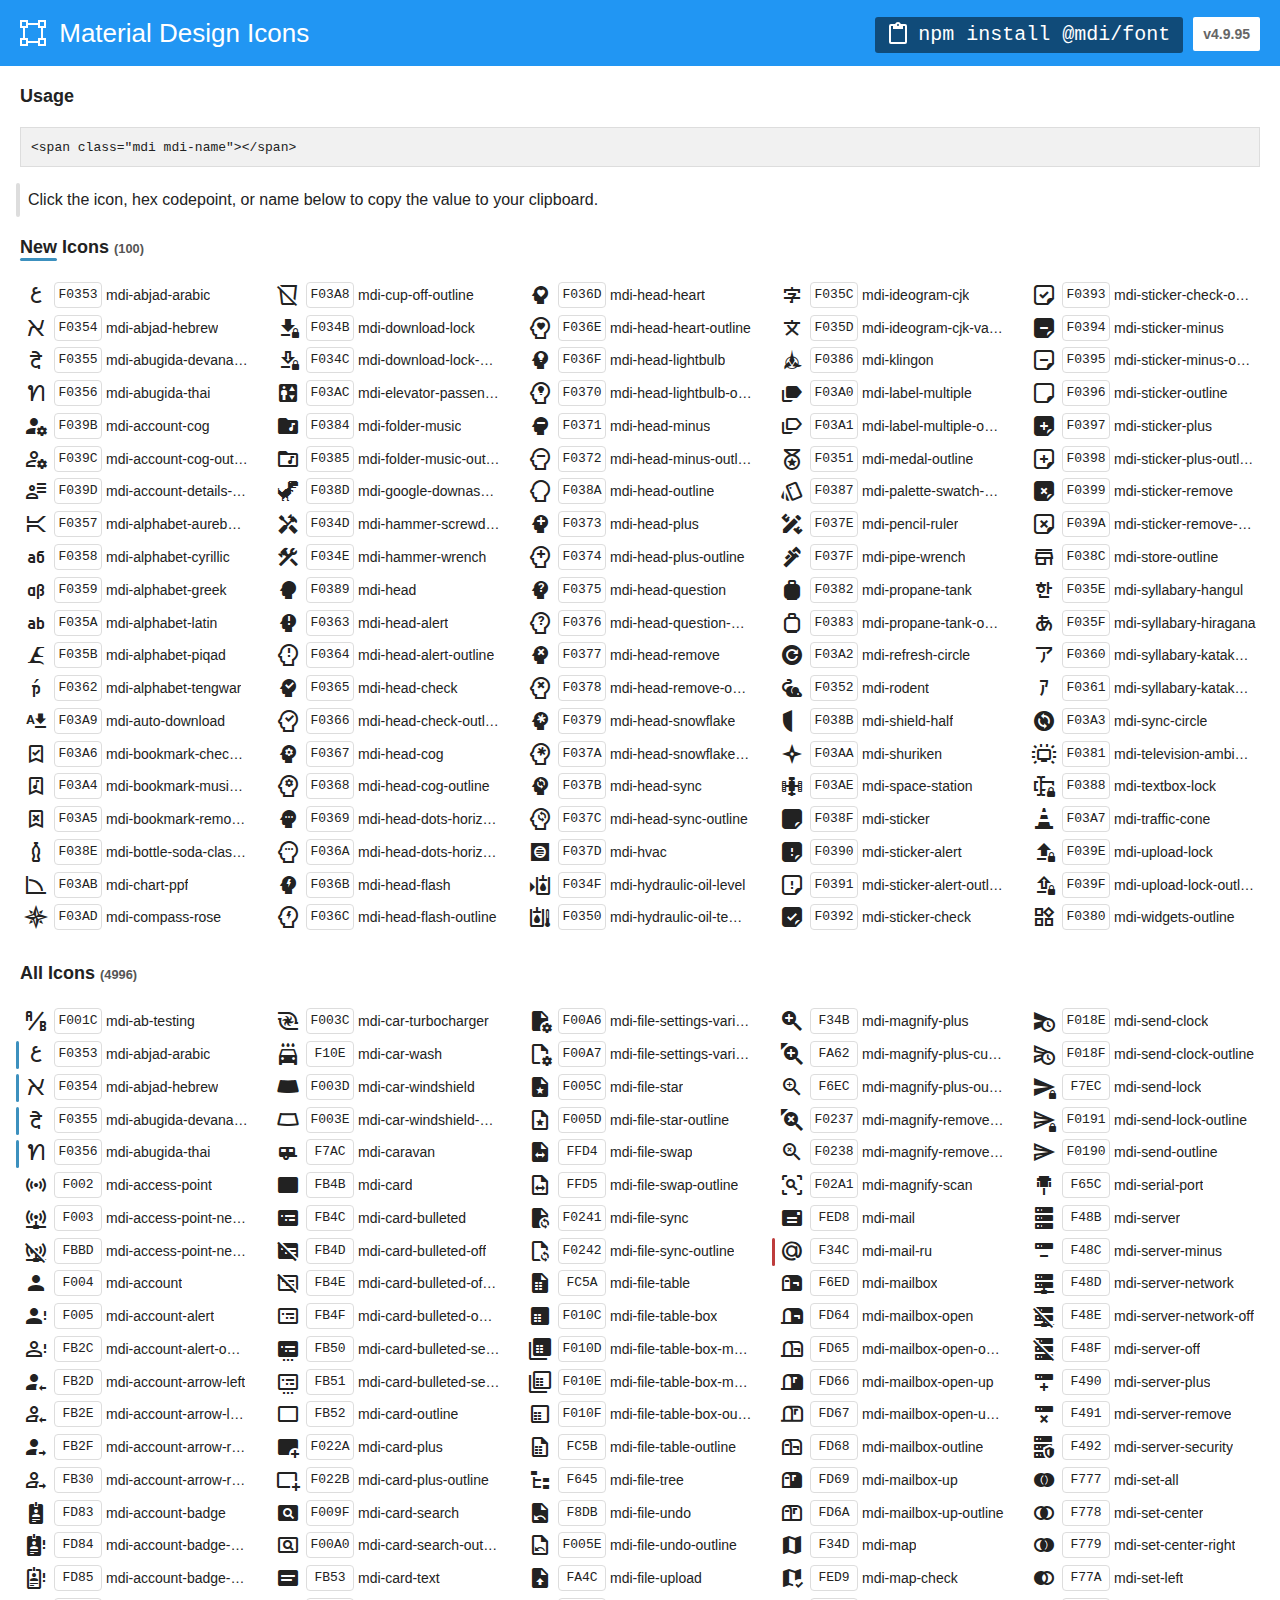
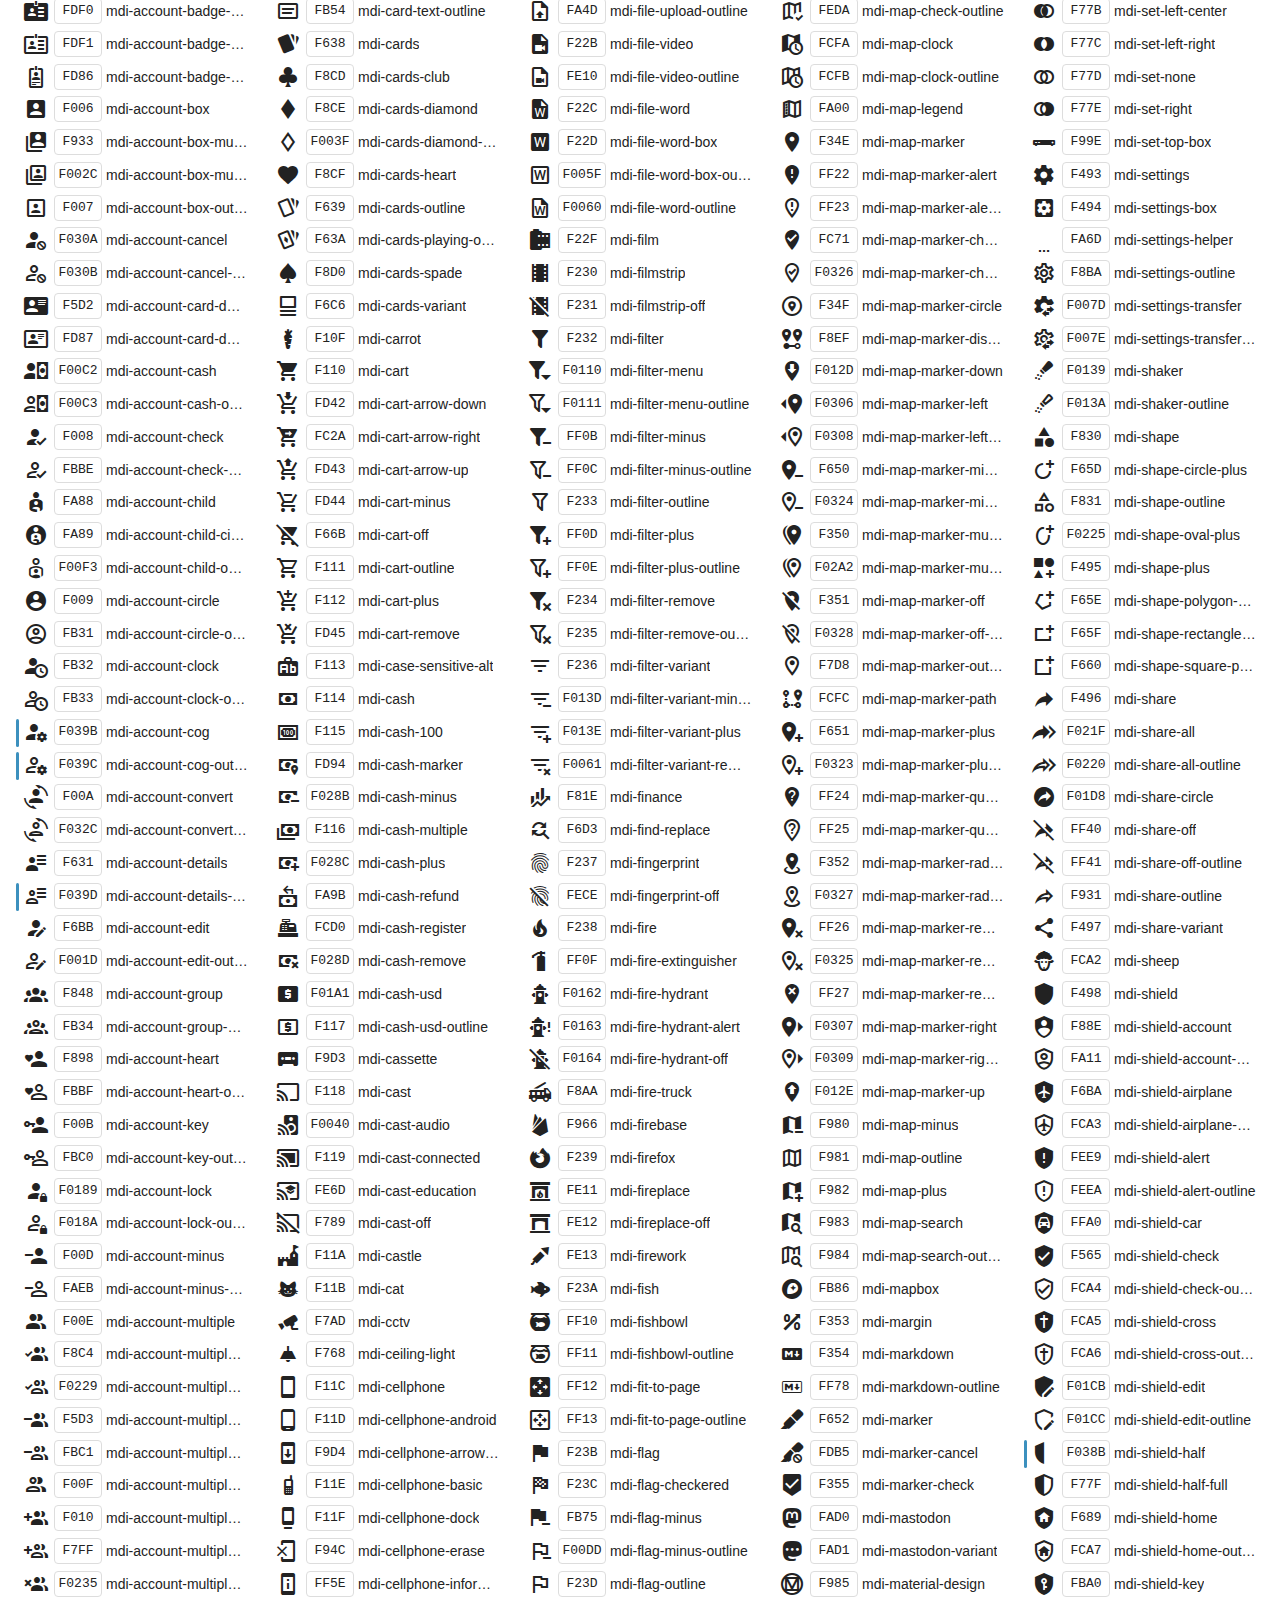
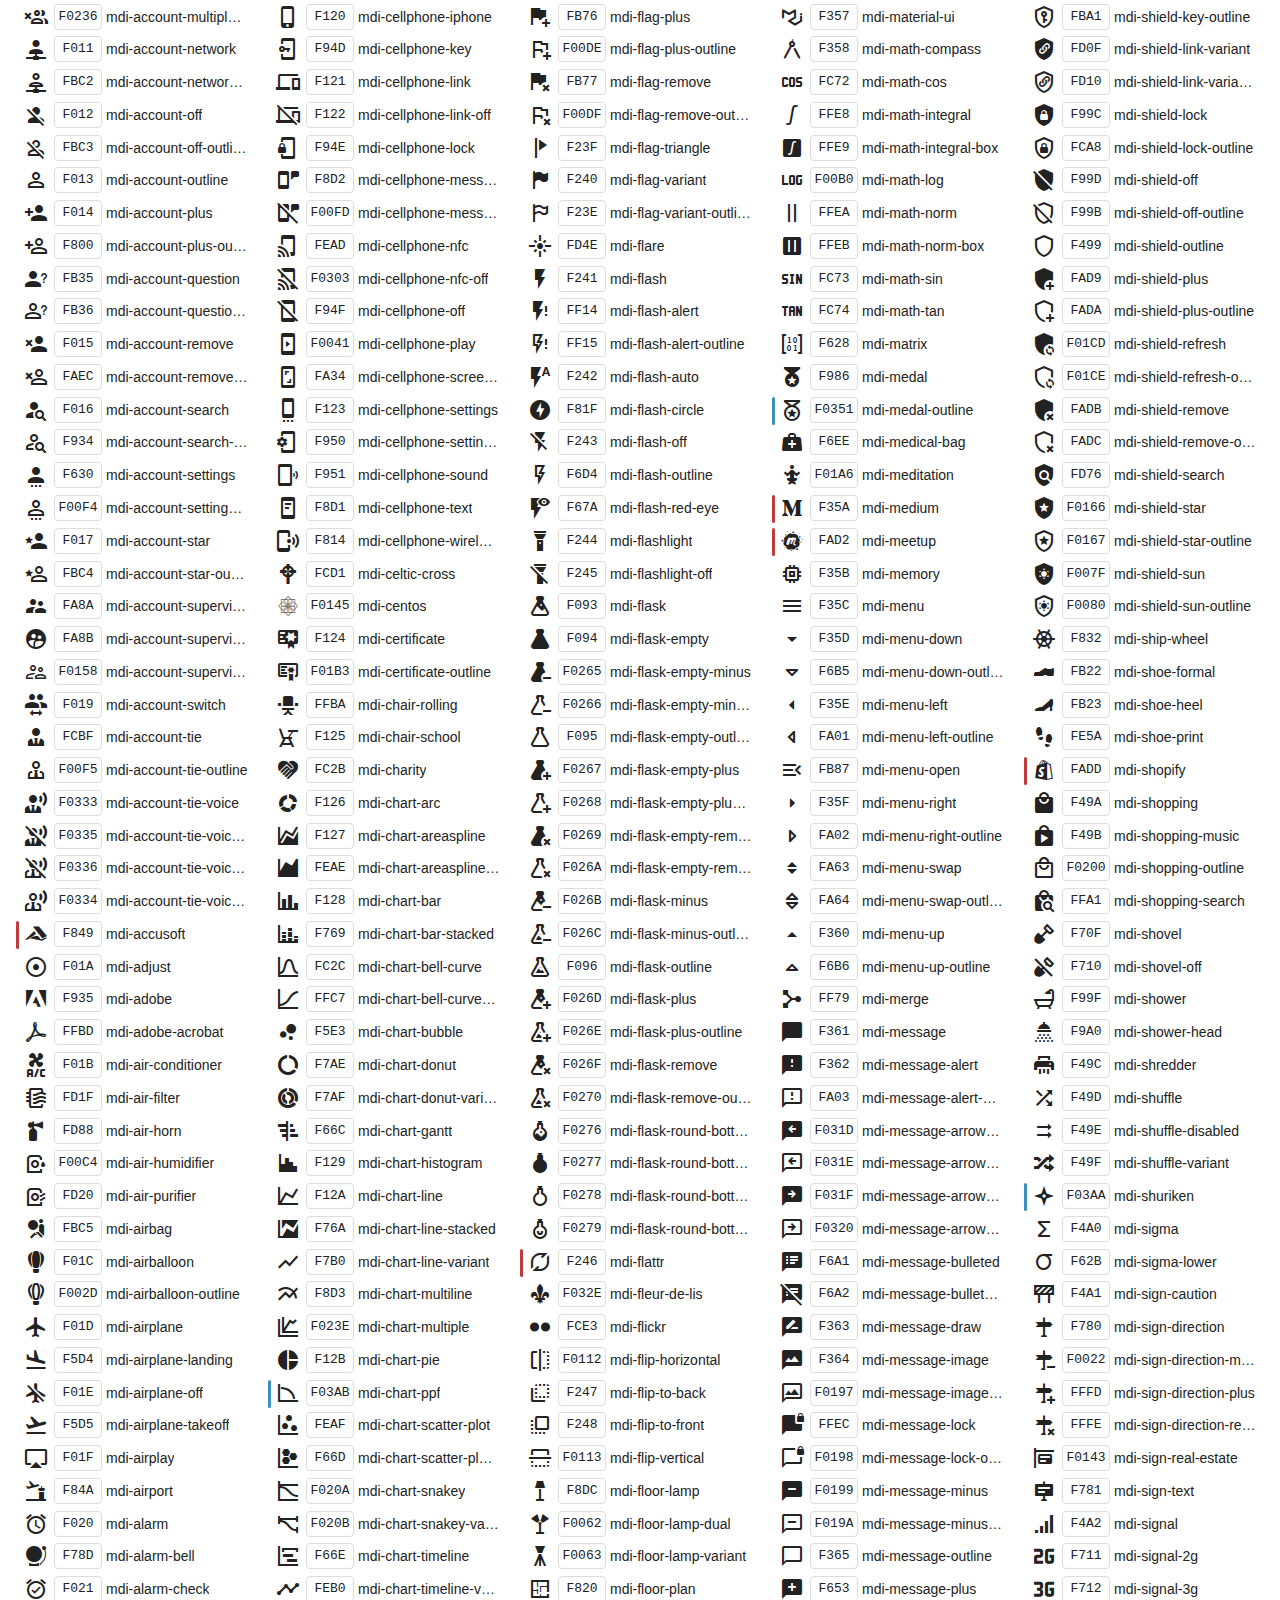
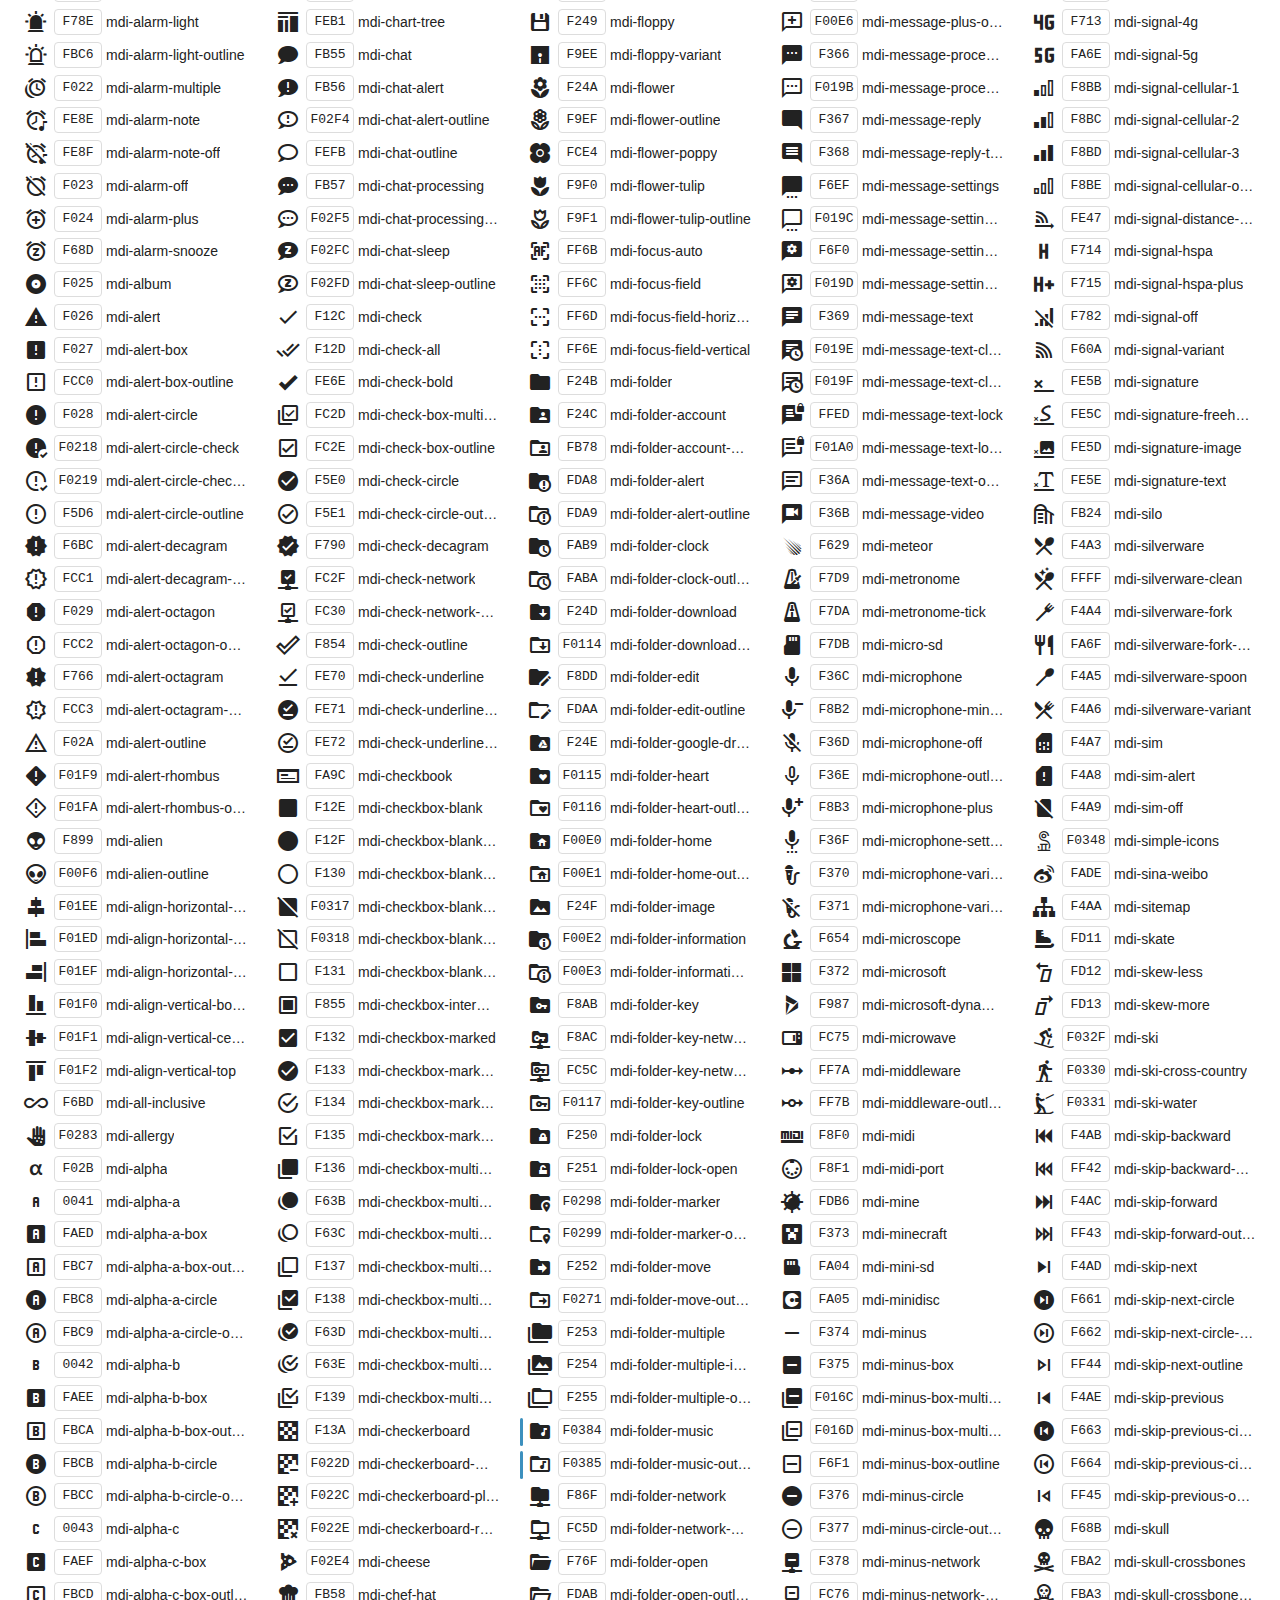
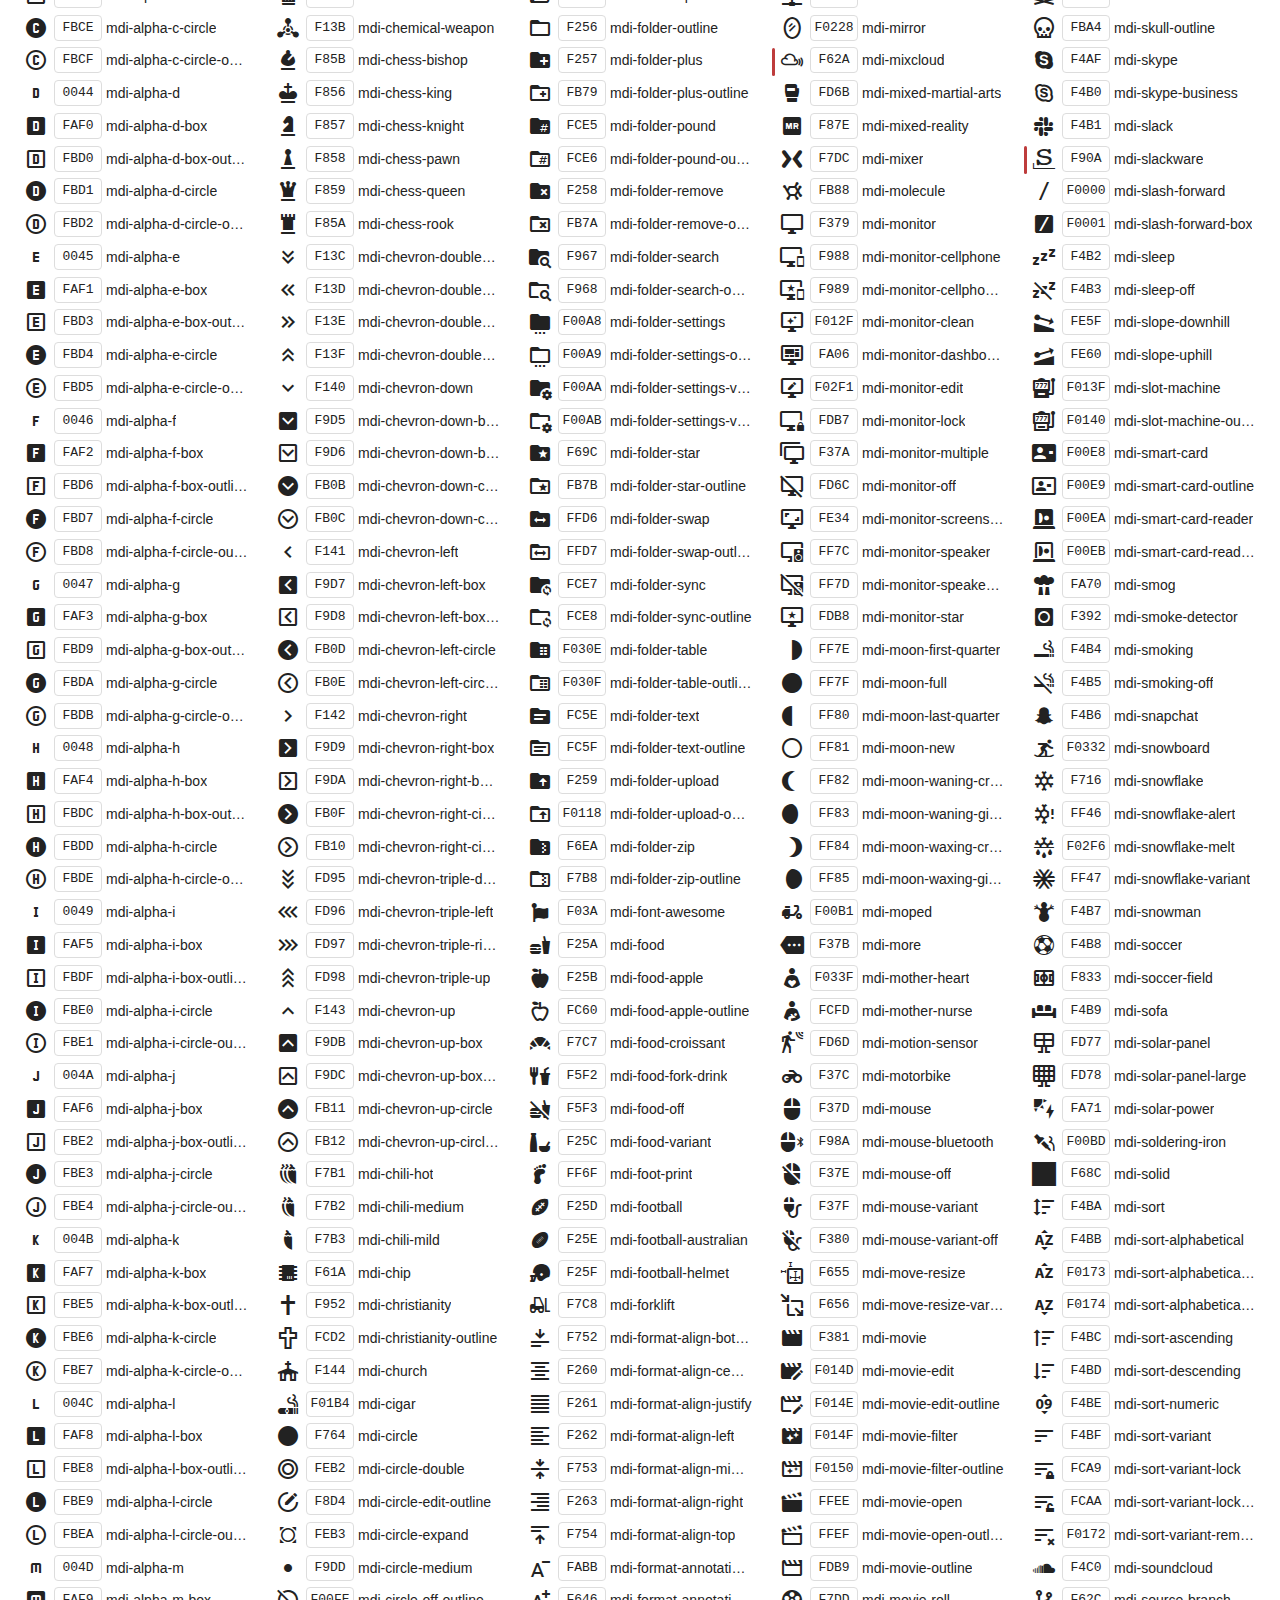
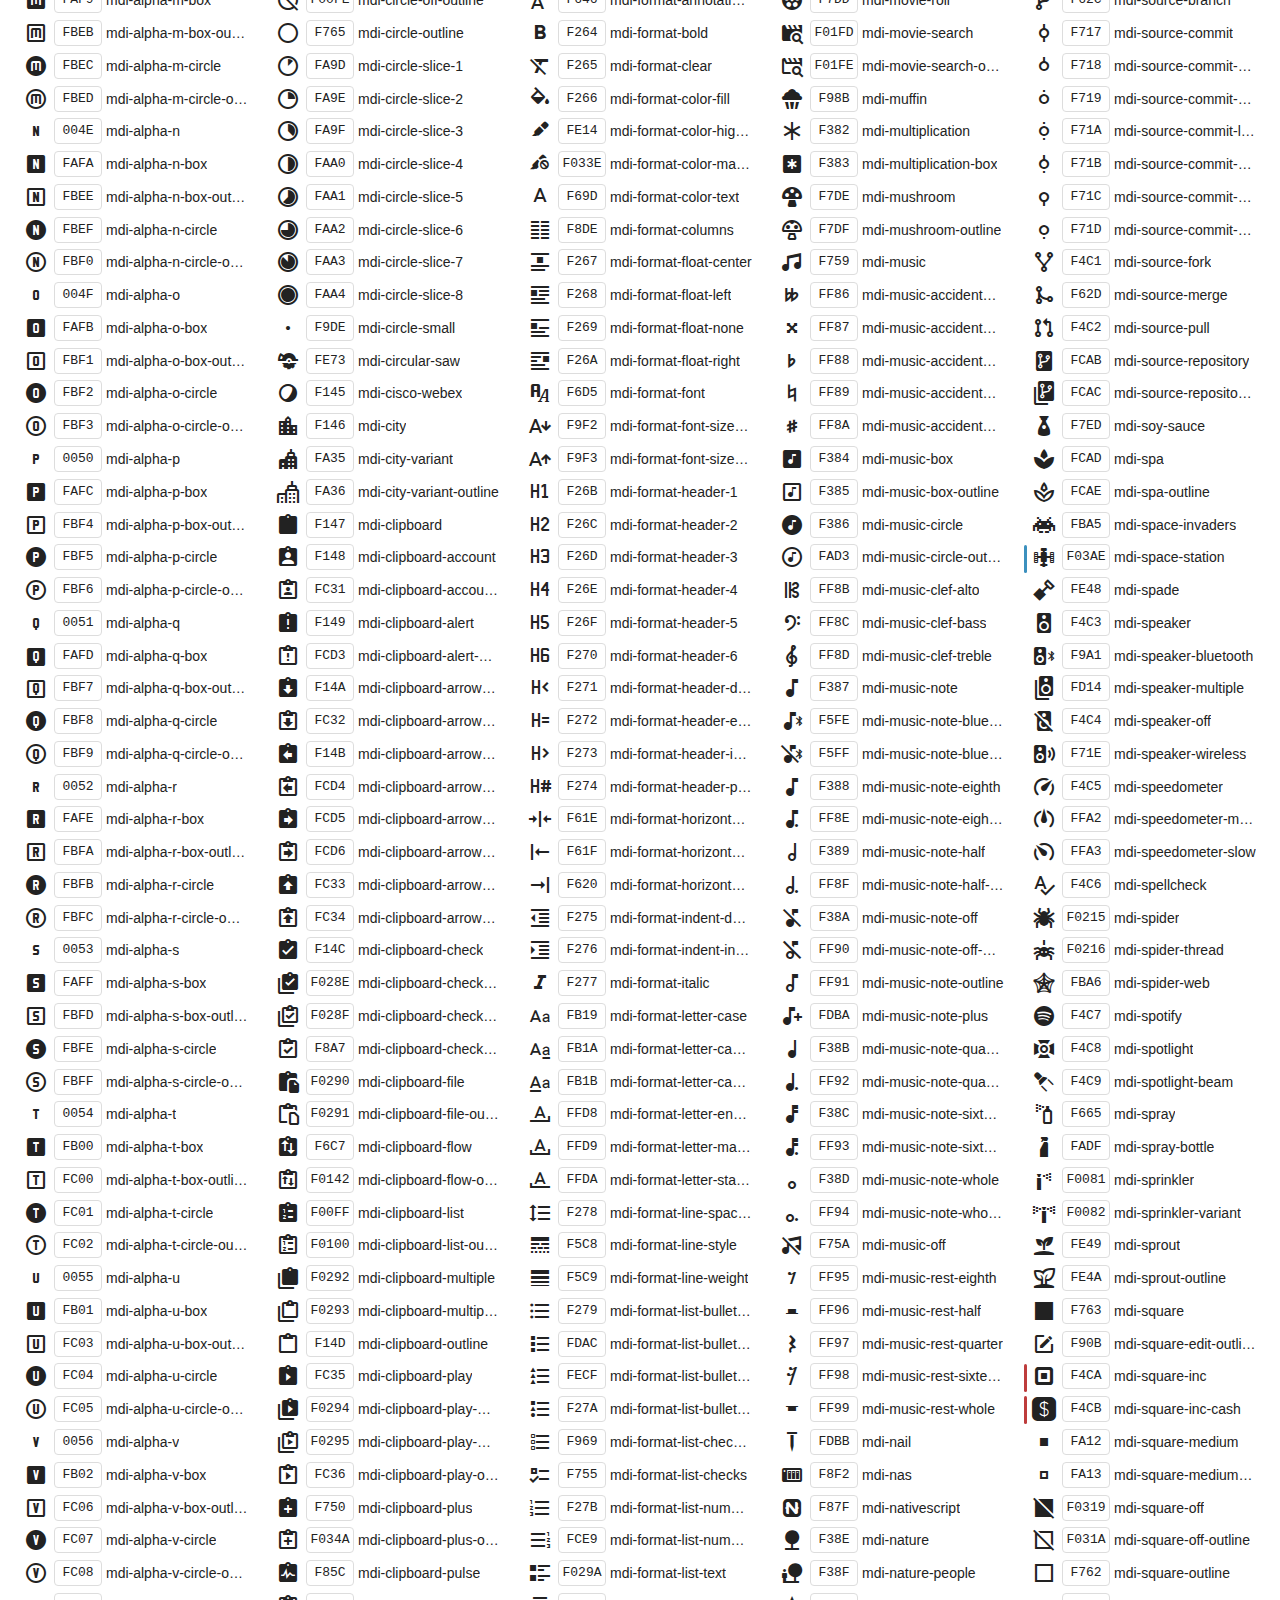
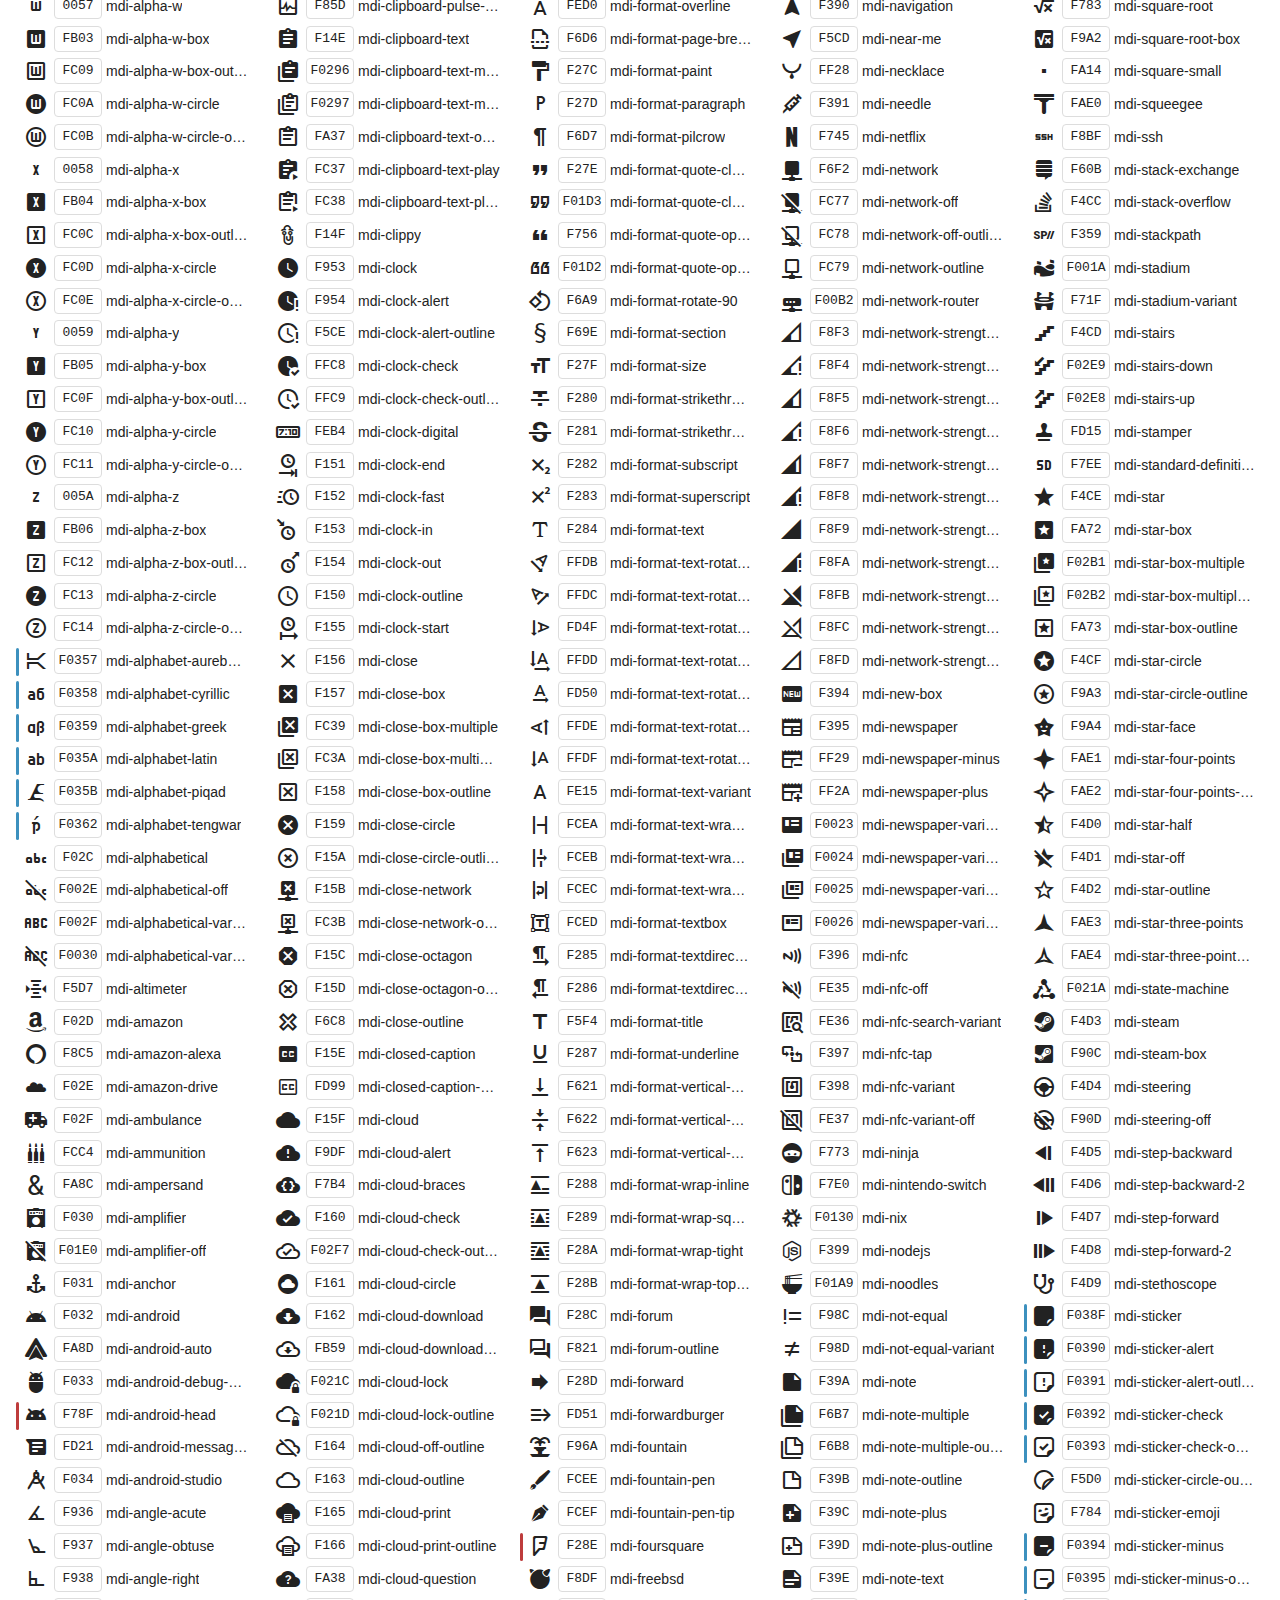
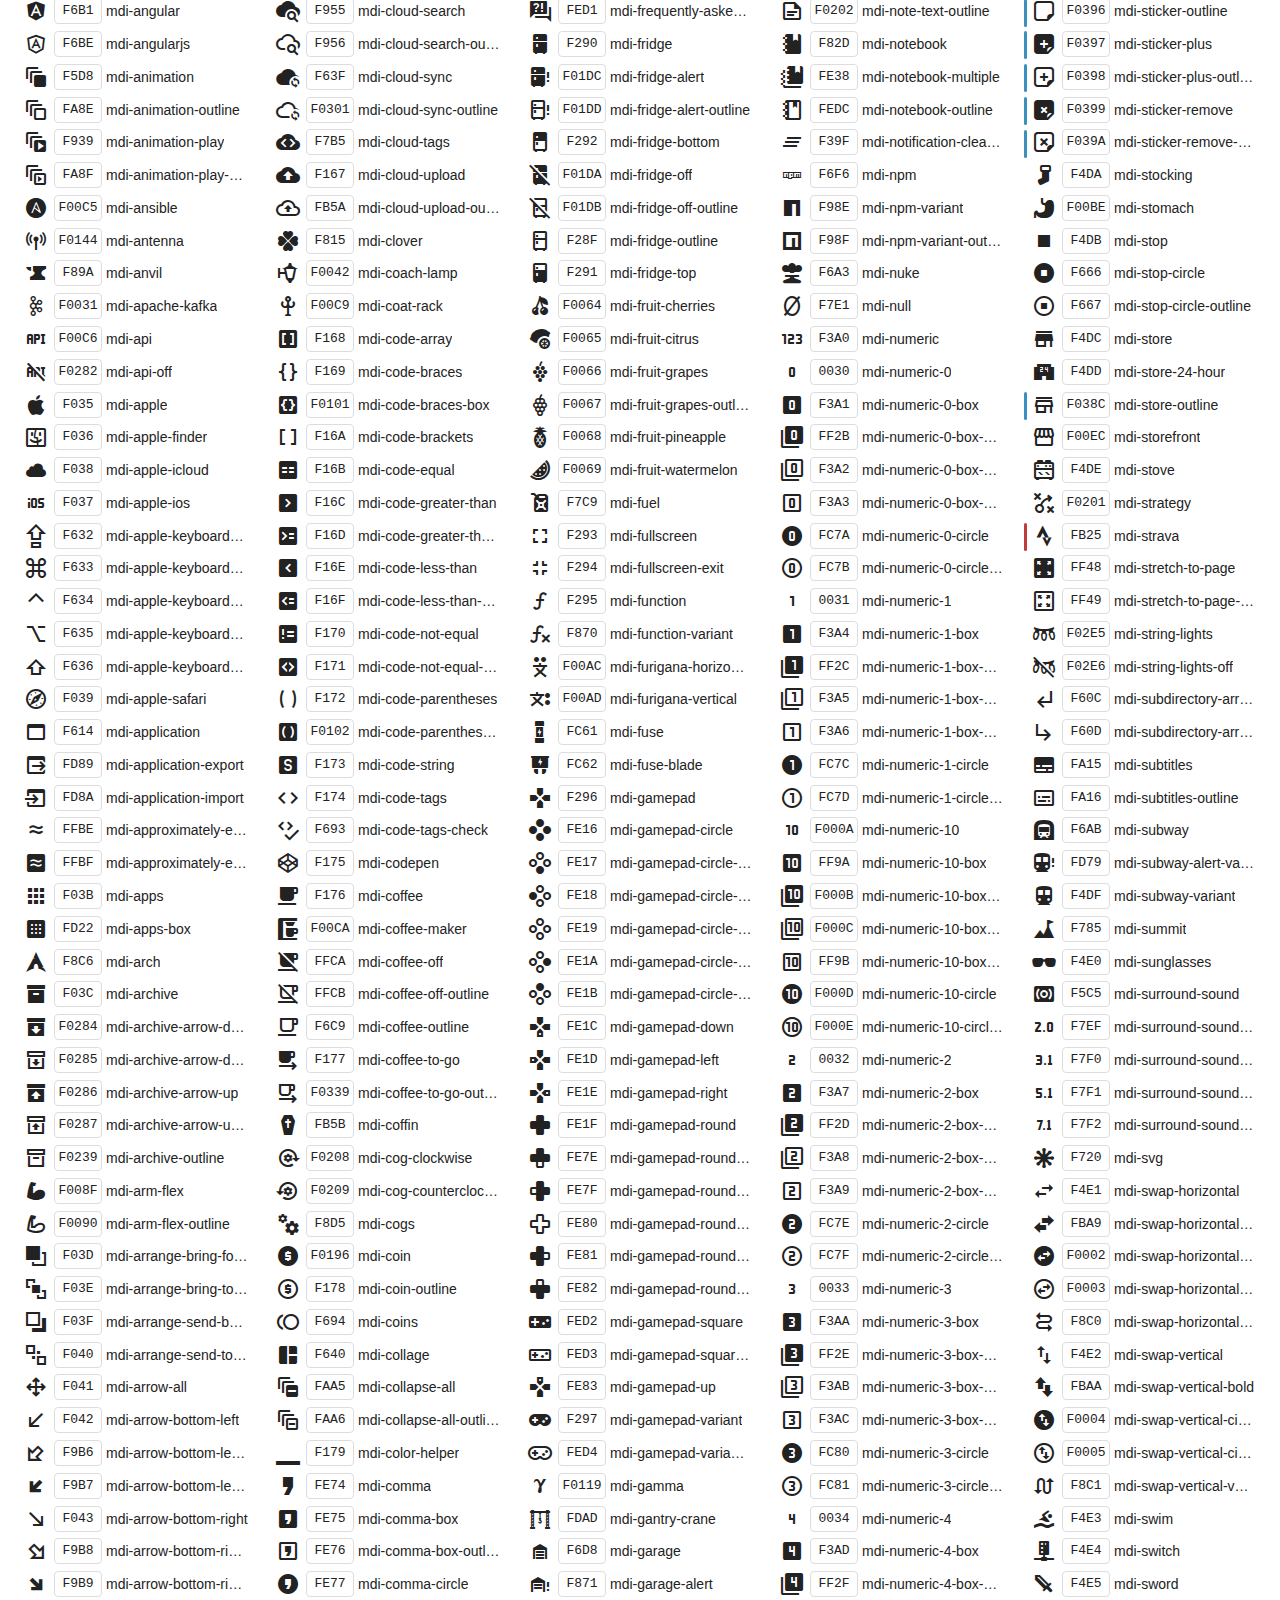
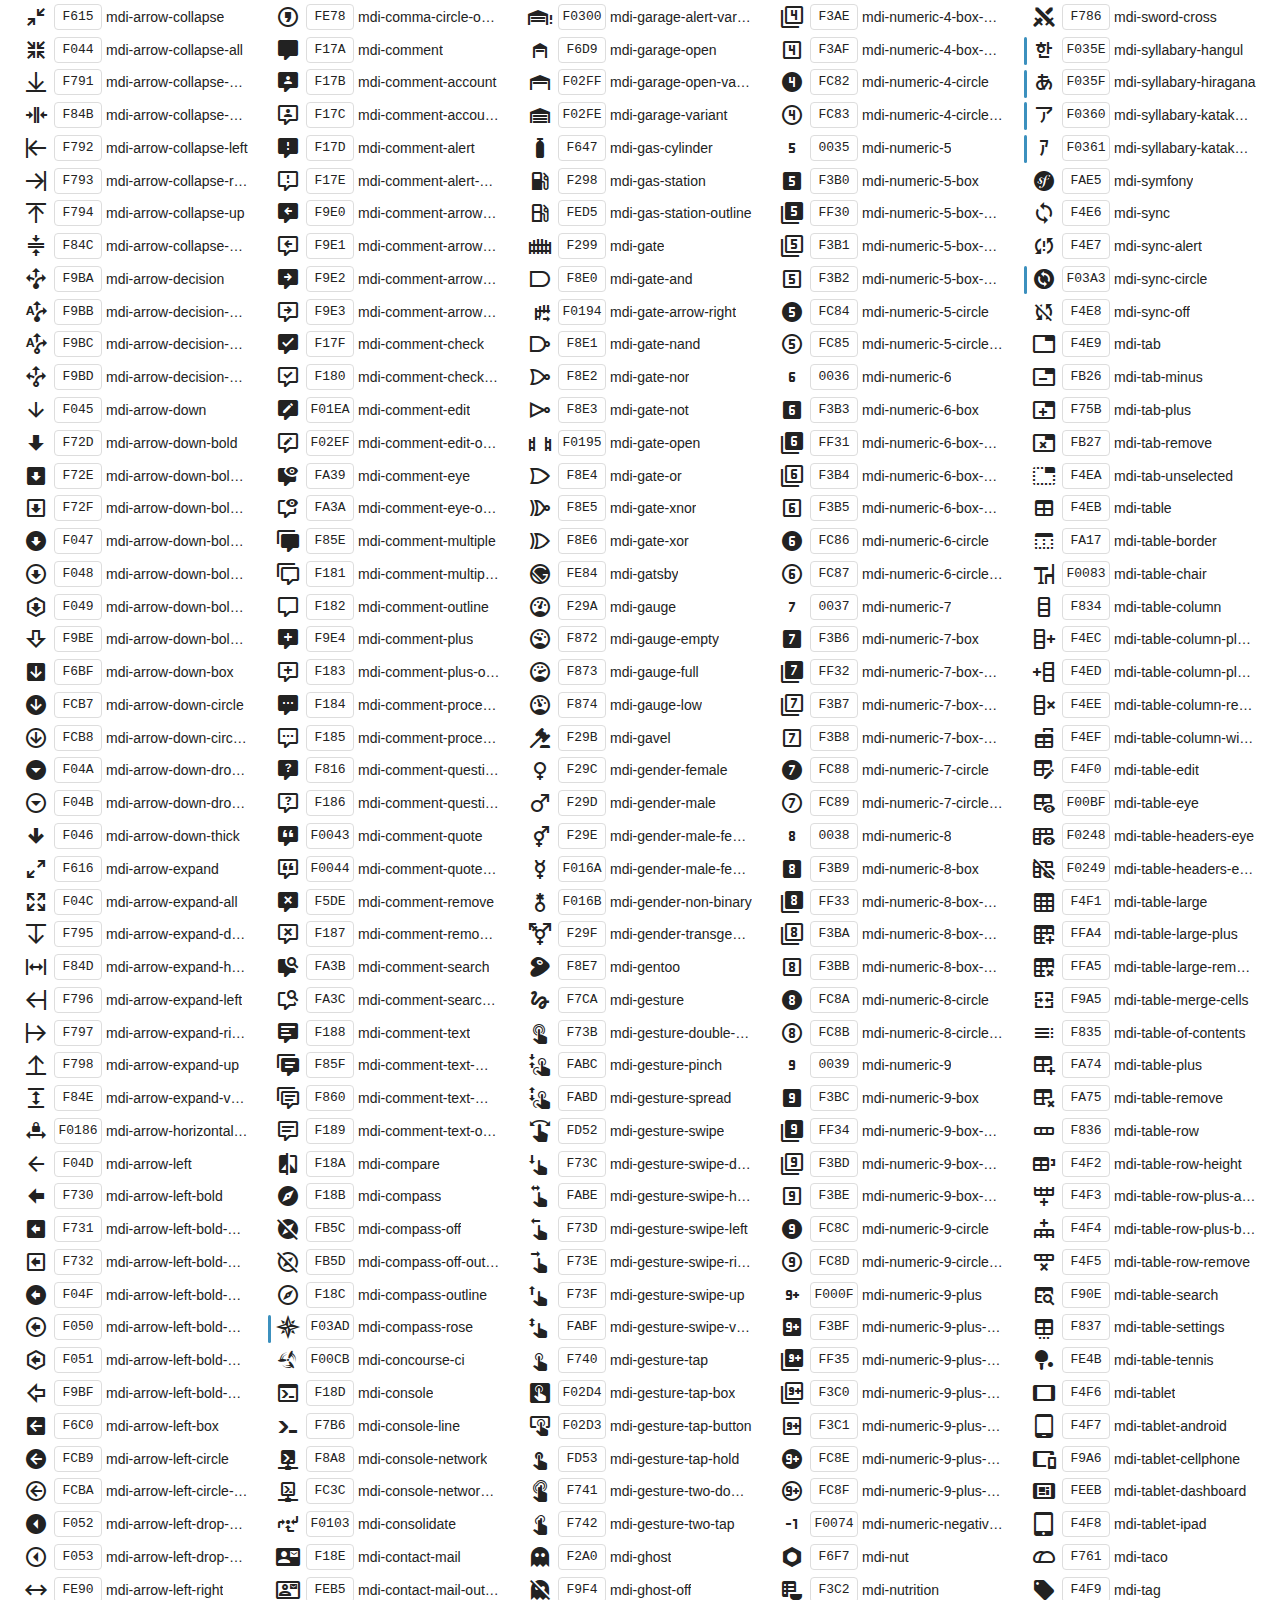
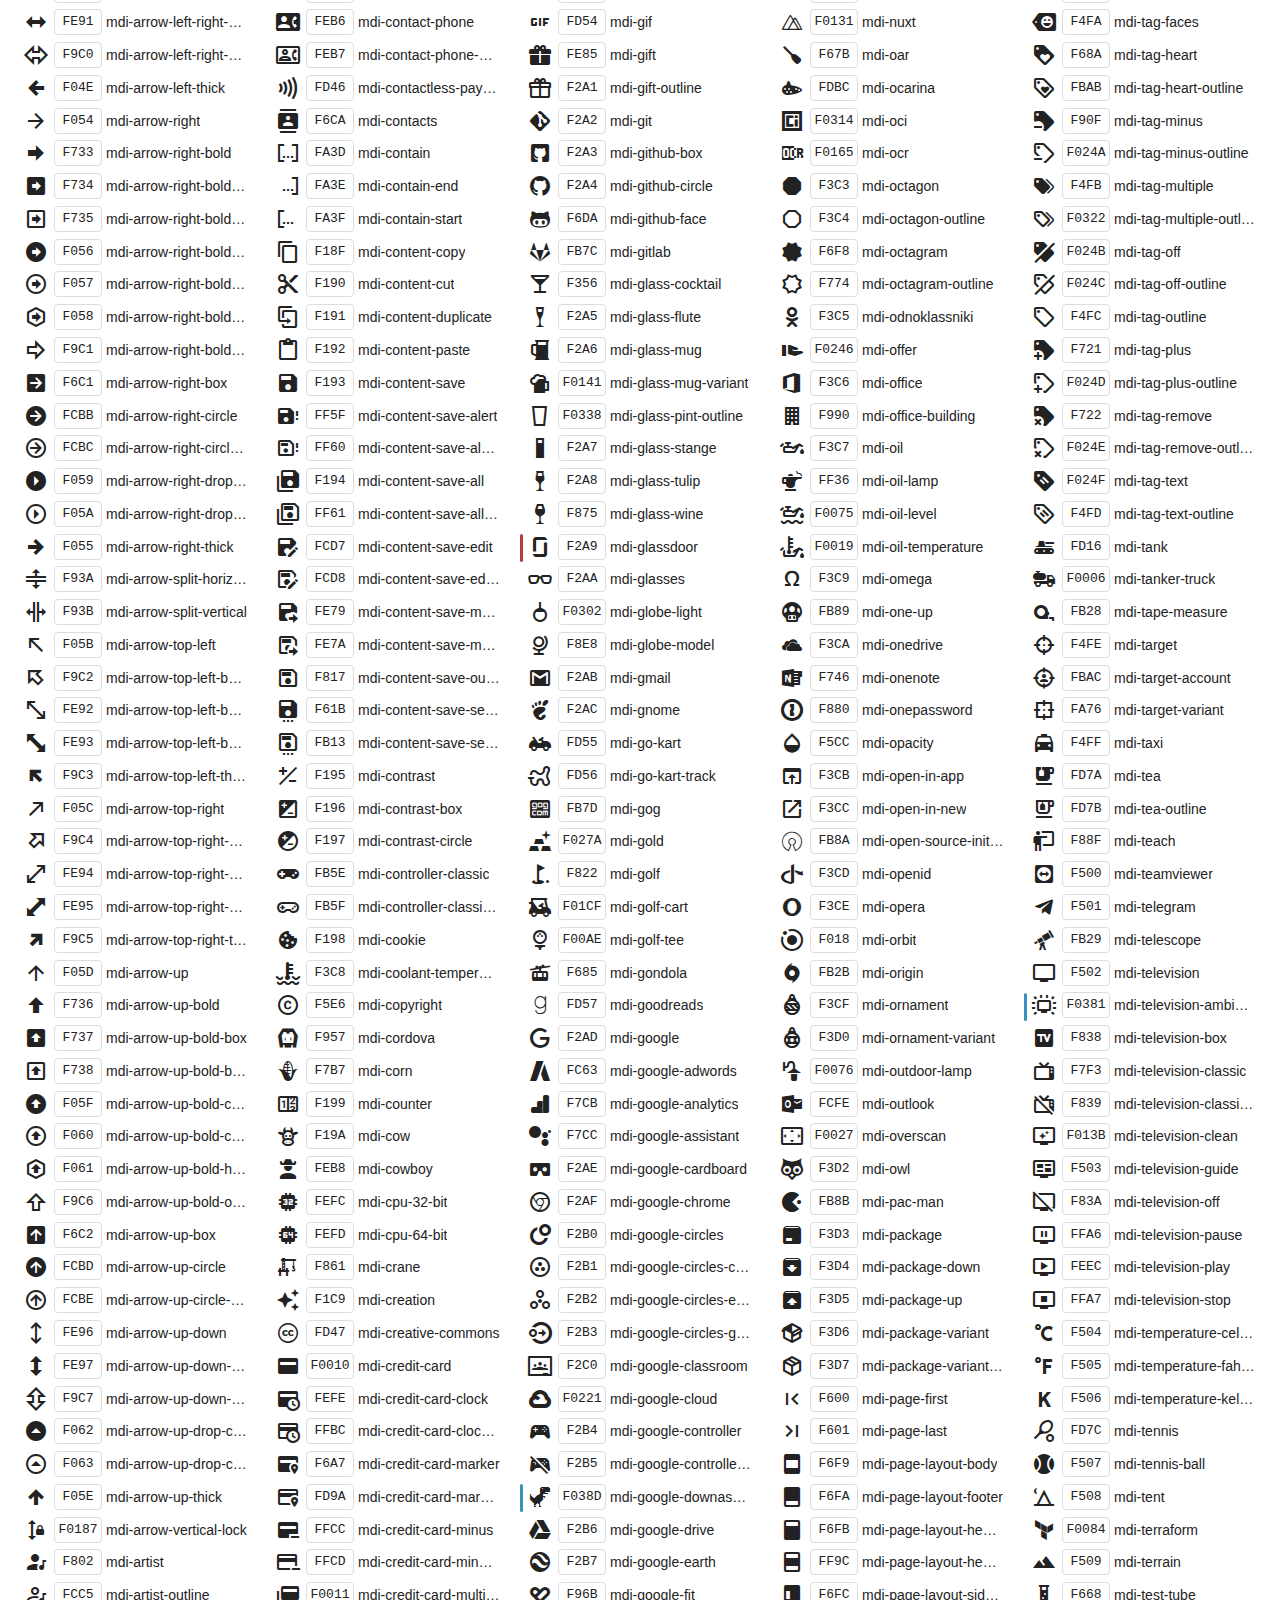
<file: libs/MaterialDesign/preview.html>
﻿<!doctype html>
<html lang="en">

<head>
    <meta charset="utf-8" />
    <meta name="google" content="notranslate">
    <title>Material Design Icons</title>
    <style>
        * {
            margin: 0;
            padding: 0;
        }

        body {
            margin: 0;
            padding: 0;
            background: #fff;
            color: #222;
        }

        h1,
        h2,
        h3,
        p,
        div,
        blockquote,
        footer {
            font-family: "Helvetica Neue", Arial, sans-serif;
        }

        h1 {
            padding: 20px 20px 16px 20px;
            font-size: 26px;
            line-height: 26px;
            font-weight: normal;
            color: #FFF;
            background-color: #2196F3;
        }

        h1 svg {
            vertical-align: middle;
            width: 26px;
            height: 26px;
            margin: 0 6px 4px 0;
        }

        h1 svg path {
            fill: #FFF;
        }

        h1 .version {
            font-size: 14px;
            background: #FFF;
            padding: 4px 10px;
            float: right;
            border-radius: 2px;
            margin: -3px 0 0 0;
            color: #666;
            font-weight: bold;
        }

        h1 .version::before {
            content: 'v';
        }

        h1 code {
            font-size: 20px;
            background: rgba(0, 0, 0, 0.5);
            padding: 4px 12px;
            border-radius: 3px;
            float: right;
            margin: -3px 10px 0 0;
            border: 1px solid transparent;
            cursor: pointer;
        }

        h1 code:hover {
            border: 1px solid #FFF;
        }

        h1 code svg {
            width: 24px;
            height: 24px;
            margin: -1px -4px 0 -2px
        }

        h2 {
            font-size: 18px;
            padding: 20px;
        }

        h2 small {
            color: #555;
            font-size: 0.8rem;
        }

        h2 small::before {
            content: '(';
        }

        h2 small::after {
            content: ')';
        }

        h2 span {
            position: relative;
        }

        h2.newicons span::before {
            position: absolute;
            content: ' ';
            width: 100%;
            height: 0.2rem;
            bottom: -0.25rem;
            background: #3C90BE;
            border-radius: 0.1rem;
        }

        h2.deprecatedicons span::before {
            position: absolute;
            content: ' ';
            width: 100%;
            height: 0.2rem;
            bottom: -0.25rem;
            background: #BE3C3C;
            border-radius: 0.1rem;
        }

        h3 {
            font-size: 14px;
            padding: 10px 20px 0 20px;
            font-weight: bold;
        }

        p {
            padding: 10px 20px;
        }

        p code {
            display: inline-block;
            vertical-align: middle;
            background: #F1F1F1;
            padding: 3px 5px;
            border-radius: 3px;
            border: 1px solid #DDD;
        }

        p i.mdi {
            vertical-align: middle;
            border-radius: 4px;
            display: inline-block;
        }

        p i.mdi.dark-demo {
            background: #333;
        }

        p.note {
            color: #999;
            font-size: 14px;
            padding: 0 20px 5px 20px;
        }

        p.deprecated {
            margin: -0.5rem 0 0.25rem 0;
        }

        p.extras {
            margin-top: -0.5rem;
        }

        div.icons {
            padding: 0 20px 10px 20px;
            -webkit-column-count: 5;
            -moz-column-count: 5;
            column-count: 5;
            -webkit-column-gap: 20px;
            -moz-column-gap: 20px;
            column-gap: 20px;
        }

        div.icons div {
            line-height: 2em;
        }

        div.icons div span {
            cursor: pointer;
            font-size: 14px;
            text-overflow: ellipsis;
            display: inline-block;
            max-width: calc(100% - 90px);
            overflow: hidden;
            vertical-align: middle;
            white-space: nowrap;
        }

        div.icons div code:hover,
        div.icons div span:hover,
        div.icons div i:hover {
            color: #3c90be;
        }

        div.icons div code:hover {
            border-color: #3c90be;
        }

        div.icons div code {
            border: 1px solid #DDD;
            width: 46px;
            margin-left: 2px;
            margin-right: 4px;
            border-radius: 4px;
            display: inline-block;
            vertical-align: middle;
            text-align: center;
            line-height: 24px;
            cursor: pointer;
        }

        div.icons div i {
            display: inline-block;
            width: 32px;
            height: 24px;
            text-align: center;
            vertical-align: middle;
            cursor: pointer;
            line-height: 24px;
        }

        div.icons .mdi::before {
            font-size: 24px;
        }

        div.icons div.new::before {
            content: ' ';
            width: 0.2rem;
            height: 1.75rem;
            position: absolute;
            margin-top: 0.25rem;
            margin-left: -0.25rem;
            background: #3C90BE;
            border-radius: 0.1rem;
        }

        div.icons div.deprecated::before {
            content: ' ';
            width: 0.2rem;
            height: 1.75rem;
            position: absolute;
            margin-top: 0.25rem;
            margin-left: -0.25rem;
            background: #BE3C3C;
            border-radius: 0.1rem;
        }

        pre {
            margin: 0 20px;
            font-family: Consolas, monospace;
            padding: 10px;
            border: 1px solid #DDD;
            background: #F1F1F1;
        }

        blockquote {
            position: relative;
            margin: 1rem 1rem 0 1rem;
            padding: 0.5rem 0.5rem 0.5rem 0.75rem;
        }

        blockquote.note::before {
            content: ' ';
            width: 0.25rem;
            height: 100%;
            background: #DDD;
            position: absolute;
            border-radius: 0.25rem;
            top: 0;
            left: 0;
        }

        blockquote.deprecated::before {
            content: ' ';
            width: 0.25rem;
            height: 100%;
            background: #BE3C3C;
            position: absolute;
            border-radius: 0.25rem;
            top: 0;
            left: 0;
        }

        div.copied {
            position: fixed;
            top: 100px;
            left: 50%;
            width: 200px;
            text-align: center;
            color: #3c763d;
            background-color: #dff0d8;
            border: 1px solid #d6e9c6;
            padding: 10px 15px;
            border-radius: 4px;
            margin-left: -100px;
            box-shadow: 0 0 10px rgba(0, 0, 0, 0.2);
        }

        div.examples {
            display: flex;
            flex-wrap: wrap;
            margin: 0.5rem 1.25rem;
        }

        div.examples > div {
            display: flex;
            margin-right: 0.5rem;
            margin-bottom: 0.5rem;
        }

        div.examples > div > div:first-child {
            display: flex;
            padding: 0.5rem;
            border-radius: 0.25rem;
            box-shadow: 0 0 0.25rem rgba(0, 0, 0, 0.4);
            background: #FFF;
            z-index: 1;
            align-items: center;
            justify-content: center;
        }

        div.examples > div > div:first-child + div {
            display: flex;
            margin-left: -0.25rem;
            padding: 0.5rem 0.75rem 0.5rem 1rem;
            background: #222;
            border-radius: 0 0.25rem 0.25rem 0;
        }

        div.examples > div > div:first-child + div > code {
            color: #FFF;
            align-self: center;
        }

        div.examples > div > div.dark:first-child {
            background: #444;
        }

        div.examples i {
            display: flex;
        }

        div.examples-size > div > div:first-child {
            min-width: 3rem;
        }

        footer {
            display: flex;
            padding: 20px;
            color: #666;
            border-top: 1px solid #DDD;
            background: #F1F1F1;
        }

        footer > div:first-child {
            flex: 1;
        }

        footer > div:last-child {
            text-align: right;
        }

        footer a {
            color: #e91e63;
            text-decoration: none;
        }

        footer a:hover {
            text-decoration: underline;
        }
    </style>
    <link href="css/materialdesignicons.min.css" media="all" rel="stylesheet" type="text/css" />
</head>

<body>
    <h1>
        <svg>
            <path d="M0,0H8V3H18V0H26V8H23V18H26V26H18V23H8V21H18V18H21V8H18V5H8V8H5V18H8V26H0V18H3V8H0V0M2,2V6H6V2H2M2,20V24H6V20H2M20,2V6H24V2H20M20,20V24H24V20H20Z"></path>
        </svg>
        Material Design Icons
        <span class="version">4.9.95</span>
        <code id="npm" title="Copy to Clipboard">
            <svg viewBox="0 0 24 24">
                <path d="M19,20H5V4H7V7H17V4H19M12,2A1,1 0 0,1 13,3A1,1 0 0,1 12,4A1,1 0 0,1 11,3A1,1 0 0,1 12,2M19,2H14.82C14.4,0.84 13.3,0 12,0C10.7,0 9.6,0.84 9.18,2H5A2,2 0 0,0 3,4V20A2,2 0 0,0 5,22H19A2,2 0 0,0 21,20V4A2,2 0 0,0 19,2Z" />
            </svg>
            npm install @mdi/font
        </code>
    </h1>

    <h2 class="usage">Usage</h2>
    <pre><code>&lt;span class=&quot;mdi mdi-<span id="name">name</span>&quot;&gt;&lt;/span&gt;</code></pre>

    <blockquote class="note">
        Click the icon, hex codepoint, or name below to copy the value to your clipboard.
    </blockquote>

    <h2 class="newicons"><span>New</span> Icons <small id="newIconsCount">-</small></h2>
    <div class="icons" id="newIcons"></div>

    <h2 class="icons">All Icons <small id="iconsCount">-</small></h2>
    <div class="icons" id="icons"></div>

    <h2 class="deprecatedicons"><span>Deprecated</span> Icons <small id="deprecatedIconsCount">-</small></h2>
    <p class="deprecated" id="deprecated">
        Deprecated icons will be removed in a future major release.
    </p>
    <div class="icons" id="deprecatedIcons"></div>

    <h2 class="extras">Extras</h2>

    <p class="extras">The helper CSS classes are listed below.</p>

    <section>
        <h3>Size</h3>

        <div class="examples examples-size">
            <div>
                <div>
                    <i class="mdi mdi-18px mdi-account"></i>
                </div>
                <div>
                    <code>mdi-18px</code>
                </div>
            </div>
            <div>
                <div>
                    <i class="mdi mdi-24px mdi-account"></i>
                </div>
                <div>
                    <code>mdi-24px</code>
                </div>
            </div>
            <div>
                <div>
                    <i class="mdi mdi-36px mdi-account"></i>
                </div>
                <div>
                    <code>mdi-36px</code>
                </div>
            </div>
            <div>
                <div>
                    <i class="mdi mdi-48px mdi-account"></i>
                </div>
                <div>
                    <code>mdi-48px</code>
                </div>
            </div>
        </div>
    </section>

    <h3>Rotate</h3>

    <div class="examples">
        <div>
            <div>
                <i class="mdi mdi-36px mdi-account"></i>
            </div>
        </div>
        <div>
            <div>
                <i class="mdi mdi-36px mdi-rotate-45 mdi-account"></i>
            </div>
            <div>
                <code>mdi-rotate-45</code> 
            </div>
        </div>
        <div>
            <div>
                <i class="mdi mdi-36px mdi-rotate-90 mdi-account"></i>
            </div>
            <div>
                <code>mdi-rotate-90</code>
            </div>
        </div>
        <div>
            <div>
                <i class="mdi mdi-36px mdi-rotate-135 mdi-account"></i>
            </div>
            <div>
                <code>mdi-rotate-135</code>
            </div>
        </div>
        <div>
            <div>
                <i class="mdi mdi-36px mdi-rotate-180 mdi-account"></i>
            </div>
            <div>
                <code>mdi-rotate-180</code>
            </div>
        </div>
        <div>
            <div>
                <i class="mdi mdi-36px mdi-rotate-225 mdi-account"></i>
            </div>
            <div>
                <code>mdi-rotate-225</code>
            </div>
        </div>
        <div>
            <div>
                <i class="mdi mdi-36px mdi-rotate-270 mdi-account"></i>
            </div>
            <div>
                <code>mdi-rotate-270</code>
            </div>
        </div>
        <div>
            <div>
                <i class="mdi mdi-36px mdi-rotate-315 mdi-account"></i>
            </div>
            <div>
                <code>mdi-rotate-315</code> 
            </div>
        </div>
    </div>

    <h3>Flip</h3>

    <div class="examples">
        <div>
            <div>
                <i class="mdi mdi-36px mdi-account-alert"></i>
            </div>
        </div>
        <div>
            <div>
                <i class="mdi mdi-36px mdi-flip-h mdi-account-alert"></i>
            </div>
            <div>
                <code>mdi-flip-h</code> 
            </div>
        </div>
        <div>
            <div>
                <i class="mdi mdi-36px mdi-flip-v mdi-account-alert"></i>
            </div>
            <div>
                <code>mdi-flip-v</code> 
            </div>
        </div>
    </div>

    <p class="note"><strong>Note:</strong> We do not include the ability to use <code>mdi-flip-*</code> and
        <code>mdi-rotate-*</code> at the same time.</p>

    <h3>Spin</h3>

    <div class="examples">
        <div>
            <div>
                <i class="mdi mdi-36px mdi-spin mdi-loading"></i>
            </div>
            <div>
                <code>mdi-spin</code>
            </div>
        </div>
        <div>
            <div>
                <i class="mdi mdi-36px mdi-spin mdi-star"></i>
            </div>
            <div>
                <code>mdi-spin</code>
            </div>
        </div>
    </div>

    <h3>Color</h3>

    <div class="examples">
        <div>
            <div class="dark">
                <i class="mdi mdi-36px mdi-light mdi-account dark-demo"></i>
            </div>
            <div>
                <code>mdi-light</code>
            </div>
        </div>
        <div>
            <div class="dark">
                <i class="mdi mdi-36px mdi-light mdi-inactive mdi-account dark-demo"></i>
            </div>
            <div>
                <code>mdi-light mdi-inactive</code>
            </div>
        </div>
        <div>
            <div>
                <i class="mdi mdi-36px mdi-dark mdi-account"></i>
            </div>
            <div>
                <code>mdi-dark</code>
            </div>
        </div>
        <div>
            <div>
                <i class="mdi mdi-36px mdi-dark mdi-inactive mdi-account"></i>
            </div>
            <div>
                <code>mdi-dark mdi-inactive</code> 
            </div>
        </div>
    </div>

    <footer>
        <div>
            Generated with <a href="https://npmjs.com/package/@mdi/font-build">@mdi/font-build</a>
            by <a href="http://MaterialDesignIcons.com/">MaterialDesignIcons.com</a>.
        </div>
        <div>
            <a href="https://www.npmjs.com/org/mdi" target="_blank">NPM @mdi Organization</a>
        </div>
    </footer>

    <script type="text/javascript">
        function isNew(icon) {
            return icon.version === '4.9.95';
        }
        function isDeprecated(icon) {
            return typeof icon.deprecated == 'undefined'
                ? false
                : icon.deprecated;
        }
        function copyText(text) {
            var copyFrom = document.createElement('textarea');
            copyFrom.setAttribute("style", "position:fixed;opacity:0;top:100px;left:100px;");
            copyFrom.value = text;
            document.body.appendChild(copyFrom);
            copyFrom.select();
            document.execCommand('copy');
            var copied = document.createElement('div');
            copied.setAttribute('class', 'copied');
            copied.appendChild(document.createTextNode('Copied to Clipboard'));
            document.body.appendChild(copied);
            setTimeout(function () {
                document.body.removeChild(copyFrom);
                document.body.removeChild(copied);
            }, 1500);
        };
        function getIconItem(icon, isNewIcon, isDeprecatedIcon) {
            var div = document.createElement('div'),
                i = document.createElement('i');
            i.className = 'mdi mdi-' + icon.name;
            div.appendChild(i);
            var code = document.createElement('code');
            code.appendChild(document.createTextNode(icon.hex));
            div.appendChild(code);
            var span = document.createElement('span');
            span.appendChild(document.createTextNode('mdi-' + icon.name));
            div.appendChild(span);
            span.onclick = function () {
                document.getElementById('name').innerHTML = icon.name;
            };
            i.onmouseup = function () {
                copyText(String.fromCodePoint(parseInt(icon.hex, 16)));
            };
            code.onmouseup = function () {
                copyText(icon.hex);
            };
            span.onmouseup = function () {
                copyText('mdi-' + icon.name);
            };
            if (isNewIcon) {
                div.className = 'new';
            }
            if (isDeprecatedIcon) {
                div.className = 'deprecated';
            }
            return div;
        }
        (function () {
            var iconsCount = 0;
            var newIconsCount = 0;
            var deprecatedIconsCount = 0;
            var icons = [{name:"ab-testing",hex:"F001C",version:"4.0.96"},{name:"abjad-arabic",hex:"F0353",version:"4.9.95"},{name:"abjad-hebrew",hex:"F0354",version:"4.9.95"},{name:"abugida-devanagari",hex:"F0355",version:"4.9.95"},{name:"abugida-thai",hex:"F0356",version:"4.9.95"},{name:"access-point",hex:"F002",version:"1.5.54"},{name:"access-point-network",hex:"F003",version:"1.5.54"},{name:"access-point-network-off",hex:"FBBD",version:"3.2.89"},{name:"account",hex:"F004",version:"1.5.54"},{name:"account-alert",hex:"F005",version:"1.5.54"},{name:"account-alert-outline",hex:"FB2C",version:"3.0.39"},{name:"account-arrow-left",hex:"FB2D",version:"3.0.39"},{name:"account-arrow-left-outline",hex:"FB2E",version:"3.0.39"},{name:"account-arrow-right",hex:"FB2F",version:"3.0.39"},{name:"account-arrow-right-outline",hex:"FB30",version:"3.0.39"},{name:"account-badge",hex:"FD83",version:"3.5.94"},{name:"account-badge-alert",hex:"FD84",version:"3.5.94"},{name:"account-badge-alert-outline",hex:"FD85",version:"3.5.94"},{name:"account-badge-horizontal",hex:"FDF0",version:"3.6.95"},{name:"account-badge-horizontal-outline",hex:"FDF1",version:"3.6.95"},{name:"account-badge-outline",hex:"FD86",version:"3.5.94"},{name:"account-box",hex:"F006",version:"1.5.54"},{name:"account-box-multiple",hex:"F933",version:"2.4.85"},{name:"account-box-multiple-outline",hex:"F002C",version:"4.1.95"},{name:"account-box-outline",hex:"F007",version:"1.5.54"},{name:"account-cancel",hex:"F030A",version:"4.8.95"},{name:"account-cancel-outline",hex:"F030B",version:"4.8.95"},{name:"account-card-details",hex:"F5D2",version:"1.5.54"},{name:"account-card-details-outline",hex:"FD87",version:"3.5.94"},{name:"account-cash",hex:"F00C2",version:"4.2.95"},{name:"account-cash-outline",hex:"F00C3",version:"4.2.95"},{name:"account-check",hex:"F008",version:"1.5.54"},{name:"account-check-outline",hex:"FBBE",version:"3.2.89"},{name:"account-child",hex:"FA88",version:"2.7.94"},{name:"account-child-circle",hex:"FA89",version:"2.7.94"},{name:"account-child-outline",hex:"F00F3",version:"4.3.95"},{name:"account-circle",hex:"F009",version:"1.5.54"},{name:"account-circle-outline",hex:"FB31",version:"3.0.39"},{name:"account-clock",hex:"FB32",version:"3.0.39"},{name:"account-clock-outline",hex:"FB33",version:"3.0.39"},{name:"account-cog",hex:"F039B",version:"4.9.95"},{name:"account-cog-outline",hex:"F039C",version:"4.9.95"},{name:"account-convert",hex:"F00A",version:"1.5.54"},{name:"account-convert-outline",hex:"F032C",version:"4.8.95"},{name:"account-details",hex:"F631",version:"1.6.50"},{name:"account-details-outline",hex:"F039D",version:"4.9.95"},{name:"account-edit",hex:"F6BB",version:"1.8.36"},{name:"account-edit-outline",hex:"F001D",version:"4.0.96"},{name:"account-group",hex:"F848",version:"2.1.99"},{name:"account-group-outline",hex:"FB34",version:"3.0.39"},{name:"account-heart",hex:"F898",version:"2.2.43"},{name:"account-heart-outline",hex:"FBBF",version:"3.2.89"},{name:"account-key",hex:"F00B",version:"1.5.54"},{name:"account-key-outline",hex:"FBC0",version:"3.2.89"},{name:"account-lock",hex:"F0189",version:"4.4.95"},{name:"account-lock-outline",hex:"F018A",version:"4.4.95"},{name:"account-minus",hex:"F00D",version:"1.5.54"},{name:"account-minus-outline",hex:"FAEB",version:"2.8.94"},{name:"account-multiple",hex:"F00E",version:"1.5.54"},{name:"account-multiple-check",hex:"F8C4",version:"2.3.50"},{name:"account-multiple-check-outline",hex:"F0229",version:"4.6.95"},{name:"account-multiple-minus",hex:"F5D3",version:"1.5.54"},{name:"account-multiple-minus-outline",hex:"FBC1",version:"3.2.89"},{name:"account-multiple-outline",hex:"F00F",version:"1.5.54"},{name:"account-multiple-plus",hex:"F010",version:"1.5.54"},{name:"account-multiple-plus-outline",hex:"F7FF",version:"2.1.19"},{name:"account-multiple-remove",hex:"F0235",version:"4.6.95"},{name:"account-multiple-remove-outline",hex:"F0236",version:"4.6.95"},{name:"account-network",hex:"F011",version:"1.5.54"},{name:"account-network-outline",hex:"FBC2",version:"3.2.89"},{name:"account-off",hex:"F012",version:"1.5.54"},{name:"account-off-outline",hex:"FBC3",version:"3.2.89"},{name:"account-outline",hex:"F013",version:"1.5.54"},{name:"account-plus",hex:"F014",version:"1.5.54"},{name:"account-plus-outline",hex:"F800",version:"2.1.19"},{name:"account-question",hex:"FB35",version:"3.0.39"},{name:"account-question-outline",hex:"FB36",version:"3.0.39"},{name:"account-remove",hex:"F015",version:"1.5.54"},{name:"account-remove-outline",hex:"FAEC",version:"2.8.94"},{name:"account-search",hex:"F016",version:"1.5.54"},{name:"account-search-outline",hex:"F934",version:"2.4.85"},{name:"account-settings",hex:"F630",version:"1.6.50"},{name:"account-settings-outline",hex:"F00F4",version:"4.3.95"},{name:"account-star",hex:"F017",version:"1.5.54"},{name:"account-star-outline",hex:"FBC4",version:"3.2.89"},{name:"account-supervisor",hex:"FA8A",version:"2.7.94"},{name:"account-supervisor-circle",hex:"FA8B",version:"2.7.94"},{name:"account-supervisor-outline",hex:"F0158",version:"4.4.95"},{name:"account-switch",hex:"F019",version:"1.5.54"},{name:"account-tie",hex:"FCBF",version:"3.3.92"},{name:"account-tie-outline",hex:"F00F5",version:"4.3.95"},{name:"account-tie-voice",hex:"F0333",version:"4.8.95"},{name:"account-tie-voice-off",hex:"F0335",version:"4.8.95"},{name:"account-tie-voice-off-outline",hex:"F0336",version:"4.8.95"},{name:"account-tie-voice-outline",hex:"F0334",version:"4.8.95"},{name:"accusoft",hex:"F849",version:"2.1.99",deprecated:true},{name:"adjust",hex:"F01A",version:"1.5.54"},{name:"adobe",hex:"F935",version:"2.4.85"},{name:"adobe-acrobat",hex:"FFBD",version:"4.0.96"},{name:"air-conditioner",hex:"F01B",version:"1.5.54"},{name:"air-filter",hex:"FD1F",version:"3.4.93"},{name:"air-horn",hex:"FD88",version:"3.5.94"},{name:"air-humidifier",hex:"F00C4",version:"4.2.95"},{name:"air-purifier",hex:"FD20",version:"3.4.93"},{name:"airbag",hex:"FBC5",version:"3.2.89"},{name:"airballoon",hex:"F01C",version:"1.5.54"},{name:"airballoon-outline",hex:"F002D",version:"4.1.95"},{name:"airplane",hex:"F01D",version:"1.5.54"},{name:"airplane-landing",hex:"F5D4",version:"1.5.54"},{name:"airplane-off",hex:"F01E",version:"1.5.54"},{name:"airplane-takeoff",hex:"F5D5",version:"1.5.54"},{name:"airplay",hex:"F01F",version:"1.5.54"},{name:"airport",hex:"F84A",version:"2.1.99"},{name:"alarm",hex:"F020",version:"1.5.54"},{name:"alarm-bell",hex:"F78D",version:"2.0.46"},{name:"alarm-check",hex:"F021",version:"1.5.54"},{name:"alarm-light",hex:"F78E",version:"2.0.46"},{name:"alarm-light-outline",hex:"FBC6",version:"3.2.89"},{name:"alarm-multiple",hex:"F022",version:"1.5.54"},{name:"alarm-note",hex:"FE8E",version:"3.7.94"},{name:"alarm-note-off",hex:"FE8F",version:"3.7.94"},{name:"alarm-off",hex:"F023",version:"1.5.54"},{name:"alarm-plus",hex:"F024",version:"1.5.54"},{name:"alarm-snooze",hex:"F68D",version:"1.7.12"},{name:"album",hex:"F025",version:"1.5.54"},{name:"alert",hex:"F026",version:"1.5.54"},{name:"alert-box",hex:"F027",version:"1.5.54"},{name:"alert-box-outline",hex:"FCC0",version:"3.3.92"},{name:"alert-circle",hex:"F028",version:"1.5.54"},{name:"alert-circle-check",hex:"F0218",version:"4.5.95"},{name:"alert-circle-check-outline",hex:"F0219",version:"4.5.95"},{name:"alert-circle-outline",hex:"F5D6",version:"1.5.54"},{name:"alert-decagram",hex:"F6BC",version:"1.8.36"},{name:"alert-decagram-outline",hex:"FCC1",version:"3.3.92"},{name:"alert-octagon",hex:"F029",version:"1.5.54"},{name:"alert-octagon-outline",hex:"FCC2",version:"3.3.92"},{name:"alert-octagram",hex:"F766",version:"1.9.32"},{name:"alert-octagram-outline",hex:"FCC3",version:"3.3.92"},{name:"alert-outline",hex:"F02A",version:"1.5.54"},{name:"alert-rhombus",hex:"F01F9",version:"4.5.95"},{name:"alert-rhombus-outline",hex:"F01FA",version:"4.5.95"},{name:"alien",hex:"F899",version:"2.2.43"},{name:"alien-outline",hex:"F00F6",version:"4.3.95"},{name:"align-horizontal-center",hex:"F01EE",version:"4.5.95"},{name:"align-horizontal-left",hex:"F01ED",version:"4.5.95"},{name:"align-horizontal-right",hex:"F01EF",version:"4.5.95"},{name:"align-vertical-bottom",hex:"F01F0",version:"4.5.95"},{name:"align-vertical-center",hex:"F01F1",version:"4.5.95"},{name:"align-vertical-top",hex:"F01F2",version:"4.5.95"},{name:"all-inclusive",hex:"F6BD",version:"1.8.36"},{name:"allergy",hex:"F0283",version:"4.7.95"},{name:"alpha",hex:"F02B",version:"1.5.54"},{name:"alpha-a",hex:"0041",version:"2.8.94"},{name:"alpha-a-box",hex:"FAED",version:"2.8.94"},{name:"alpha-a-box-outline",hex:"FBC7",version:"3.2.89"},{name:"alpha-a-circle",hex:"FBC8",version:"3.2.89"},{name:"alpha-a-circle-outline",hex:"FBC9",version:"3.2.89"},{name:"alpha-b",hex:"0042",version:"2.8.94"},{name:"alpha-b-box",hex:"FAEE",version:"2.8.94"},{name:"alpha-b-box-outline",hex:"FBCA",version:"3.2.89"},{name:"alpha-b-circle",hex:"FBCB",version:"3.2.89"},{name:"alpha-b-circle-outline",hex:"FBCC",version:"3.2.89"},{name:"alpha-c",hex:"0043",version:"2.8.94"},{name:"alpha-c-box",hex:"FAEF",version:"2.8.94"},{name:"alpha-c-box-outline",hex:"FBCD",version:"3.2.89"},{name:"alpha-c-circle",hex:"FBCE",version:"3.2.89"},{name:"alpha-c-circle-outline",hex:"FBCF",version:"3.2.89"},{name:"alpha-d",hex:"0044",version:"2.8.94"},{name:"alpha-d-box",hex:"FAF0",version:"2.8.94"},{name:"alpha-d-box-outline",hex:"FBD0",version:"3.2.89"},{name:"alpha-d-circle",hex:"FBD1",version:"3.2.89"},{name:"alpha-d-circle-outline",hex:"FBD2",version:"3.2.89"},{name:"alpha-e",hex:"0045",version:"2.8.94"},{name:"alpha-e-box",hex:"FAF1",version:"2.8.94"},{name:"alpha-e-box-outline",hex:"FBD3",version:"3.2.89"},{name:"alpha-e-circle",hex:"FBD4",version:"3.2.89"},{name:"alpha-e-circle-outline",hex:"FBD5",version:"3.2.89"},{name:"alpha-f",hex:"0046",version:"2.8.94"},{name:"alpha-f-box",hex:"FAF2",version:"2.8.94"},{name:"alpha-f-box-outline",hex:"FBD6",version:"3.2.89"},{name:"alpha-f-circle",hex:"FBD7",version:"3.2.89"},{name:"alpha-f-circle-outline",hex:"FBD8",version:"3.2.89"},{name:"alpha-g",hex:"0047",version:"2.8.94"},{name:"alpha-g-box",hex:"FAF3",version:"2.8.94"},{name:"alpha-g-box-outline",hex:"FBD9",version:"3.2.89"},{name:"alpha-g-circle",hex:"FBDA",version:"3.2.89"},{name:"alpha-g-circle-outline",hex:"FBDB",version:"3.2.89"},{name:"alpha-h",hex:"0048",version:"2.8.94"},{name:"alpha-h-box",hex:"FAF4",version:"2.8.94"},{name:"alpha-h-box-outline",hex:"FBDC",version:"3.2.89"},{name:"alpha-h-circle",hex:"FBDD",version:"3.2.89"},{name:"alpha-h-circle-outline",hex:"FBDE",version:"3.2.89"},{name:"alpha-i",hex:"0049",version:"2.8.94"},{name:"alpha-i-box",hex:"FAF5",version:"2.8.94"},{name:"alpha-i-box-outline",hex:"FBDF",version:"3.2.89"},{name:"alpha-i-circle",hex:"FBE0",version:"3.2.89"},{name:"alpha-i-circle-outline",hex:"FBE1",version:"3.2.89"},{name:"alpha-j",hex:"004A",version:"2.8.94"},{name:"alpha-j-box",hex:"FAF6",version:"2.8.94"},{name:"alpha-j-box-outline",hex:"FBE2",version:"3.2.89"},{name:"alpha-j-circle",hex:"FBE3",version:"3.2.89"},{name:"alpha-j-circle-outline",hex:"FBE4",version:"3.2.89"},{name:"alpha-k",hex:"004B",version:"2.8.94"},{name:"alpha-k-box",hex:"FAF7",version:"2.8.94"},{name:"alpha-k-box-outline",hex:"FBE5",version:"3.2.89"},{name:"alpha-k-circle",hex:"FBE6",version:"3.2.89"},{name:"alpha-k-circle-outline",hex:"FBE7",version:"3.2.89"},{name:"alpha-l",hex:"004C",version:"2.8.94"},{name:"alpha-l-box",hex:"FAF8",version:"2.8.94"},{name:"alpha-l-box-outline",hex:"FBE8",version:"3.2.89"},{name:"alpha-l-circle",hex:"FBE9",version:"3.2.89"},{name:"alpha-l-circle-outline",hex:"FBEA",version:"3.2.89"},{name:"alpha-m",hex:"004D",version:"2.8.94"},{name:"alpha-m-box",hex:"FAF9",version:"2.8.94"},{name:"alpha-m-box-outline",hex:"FBEB",version:"3.2.89"},{name:"alpha-m-circle",hex:"FBEC",version:"3.2.89"},{name:"alpha-m-circle-outline",hex:"FBED",version:"3.2.89"},{name:"alpha-n",hex:"004E",version:"2.8.94"},{name:"alpha-n-box",hex:"FAFA",version:"2.8.94"},{name:"alpha-n-box-outline",hex:"FBEE",version:"3.2.89"},{name:"alpha-n-circle",hex:"FBEF",version:"3.2.89"},{name:"alpha-n-circle-outline",hex:"FBF0",version:"3.2.89"},{name:"alpha-o",hex:"004F",version:"2.8.94"},{name:"alpha-o-box",hex:"FAFB",version:"2.8.94"},{name:"alpha-o-box-outline",hex:"FBF1",version:"3.2.89"},{name:"alpha-o-circle",hex:"FBF2",version:"3.2.89"},{name:"alpha-o-circle-outline",hex:"FBF3",version:"3.2.89"},{name:"alpha-p",hex:"0050",version:"2.8.94"},{name:"alpha-p-box",hex:"FAFC",version:"2.8.94"},{name:"alpha-p-box-outline",hex:"FBF4",version:"3.2.89"},{name:"alpha-p-circle",hex:"FBF5",version:"3.2.89"},{name:"alpha-p-circle-outline",hex:"FBF6",version:"3.2.89"},{name:"alpha-q",hex:"0051",version:"2.8.94"},{name:"alpha-q-box",hex:"FAFD",version:"2.8.94"},{name:"alpha-q-box-outline",hex:"FBF7",version:"3.2.89"},{name:"alpha-q-circle",hex:"FBF8",version:"3.2.89"},{name:"alpha-q-circle-outline",hex:"FBF9",version:"3.2.89"},{name:"alpha-r",hex:"0052",version:"2.8.94"},{name:"alpha-r-box",hex:"FAFE",version:"2.8.94"},{name:"alpha-r-box-outline",hex:"FBFA",version:"3.2.89"},{name:"alpha-r-circle",hex:"FBFB",version:"3.2.89"},{name:"alpha-r-circle-outline",hex:"FBFC",version:"3.2.89"},{name:"alpha-s",hex:"0053",version:"2.8.94"},{name:"alpha-s-box",hex:"FAFF",version:"2.8.94"},{name:"alpha-s-box-outline",hex:"FBFD",version:"3.2.89"},{name:"alpha-s-circle",hex:"FBFE",version:"3.2.89"},{name:"alpha-s-circle-outline",hex:"FBFF",version:"3.2.89"},{name:"alpha-t",hex:"0054",version:"2.8.94"},{name:"alpha-t-box",hex:"FB00",version:"2.8.94"},{name:"alpha-t-box-outline",hex:"FC00",version:"3.2.89"},{name:"alpha-t-circle",hex:"FC01",version:"3.2.89"},{name:"alpha-t-circle-outline",hex:"FC02",version:"3.2.89"},{name:"alpha-u",hex:"0055",version:"2.8.94"},{name:"alpha-u-box",hex:"FB01",version:"2.8.94"},{name:"alpha-u-box-outline",hex:"FC03",version:"3.2.89"},{name:"alpha-u-circle",hex:"FC04",version:"3.2.89"},{name:"alpha-u-circle-outline",hex:"FC05",version:"3.2.89"},{name:"alpha-v",hex:"0056",version:"2.8.94"},{name:"alpha-v-box",hex:"FB02",version:"2.8.94"},{name:"alpha-v-box-outline",hex:"FC06",version:"3.2.89"},{name:"alpha-v-circle",hex:"FC07",version:"3.2.89"},{name:"alpha-v-circle-outline",hex:"FC08",version:"3.2.89"},{name:"alpha-w",hex:"0057",version:"2.8.94"},{name:"alpha-w-box",hex:"FB03",version:"2.8.94"},{name:"alpha-w-box-outline",hex:"FC09",version:"3.2.89"},{name:"alpha-w-circle",hex:"FC0A",version:"3.2.89"},{name:"alpha-w-circle-outline",hex:"FC0B",version:"3.2.89"},{name:"alpha-x",hex:"0058",version:"2.8.94"},{name:"alpha-x-box",hex:"FB04",version:"2.8.94"},{name:"alpha-x-box-outline",hex:"FC0C",version:"3.2.89"},{name:"alpha-x-circle",hex:"FC0D",version:"3.2.89"},{name:"alpha-x-circle-outline",hex:"FC0E",version:"3.2.89"},{name:"alpha-y",hex:"0059",version:"2.8.94"},{name:"alpha-y-box",hex:"FB05",version:"2.8.94"},{name:"alpha-y-box-outline",hex:"FC0F",version:"3.2.89"},{name:"alpha-y-circle",hex:"FC10",version:"3.2.89"},{name:"alpha-y-circle-outline",hex:"FC11",version:"3.2.89"},{name:"alpha-z",hex:"005A",version:"2.8.94"},{name:"alpha-z-box",hex:"FB06",version:"2.8.94"},{name:"alpha-z-box-outline",hex:"FC12",version:"3.2.89"},{name:"alpha-z-circle",hex:"FC13",version:"3.2.89"},{name:"alpha-z-circle-outline",hex:"FC14",version:"3.2.89"},{name:"alphabet-aurebesh",hex:"F0357",version:"4.9.95"},{name:"alphabet-cyrillic",hex:"F0358",version:"4.9.95"},{name:"alphabet-greek",hex:"F0359",version:"4.9.95"},{name:"alphabet-latin",hex:"F035A",version:"4.9.95"},{name:"alphabet-piqad",hex:"F035B",version:"4.9.95"},{name:"alphabet-tengwar",hex:"F0362",version:"4.9.95"},{name:"alphabetical",hex:"F02C",version:"1.5.54"},{name:"alphabetical-off",hex:"F002E",version:"4.1.95"},{name:"alphabetical-variant",hex:"F002F",version:"4.1.95"},{name:"alphabetical-variant-off",hex:"F0030",version:"4.1.95"},{name:"altimeter",hex:"F5D7",version:"1.5.54"},{name:"amazon",hex:"F02D",version:"1.5.54"},{name:"amazon-alexa",hex:"F8C5",version:"2.3.50"},{name:"amazon-drive",hex:"F02E",version:"1.5.54"},{name:"ambulance",hex:"F02F",version:"1.5.54"},{name:"ammunition",hex:"FCC4",version:"3.3.92"},{name:"ampersand",hex:"FA8C",version:"2.7.94"},{name:"amplifier",hex:"F030",version:"1.5.54"},{name:"amplifier-off",hex:"F01E0",version:"4.5.95"},{name:"anchor",hex:"F031",version:"1.5.54"},{name:"android",hex:"F032",version:"1.5.54"},{name:"android-auto",hex:"FA8D",version:"2.7.94"},{name:"android-debug-bridge",hex:"F033",version:"1.5.54"},{name:"android-head",hex:"F78F",version:"2.0.46",deprecated:true},{name:"android-messages",hex:"FD21",version:"3.4.93"},{name:"android-studio",hex:"F034",version:"1.5.54"},{name:"angle-acute",hex:"F936",version:"2.4.85"},{name:"angle-obtuse",hex:"F937",version:"2.4.85"},{name:"angle-right",hex:"F938",version:"2.4.85"},{name:"angular",hex:"F6B1",version:"1.7.22"},{name:"angularjs",hex:"F6BE",version:"1.8.36"},{name:"animation",hex:"F5D8",version:"1.5.54"},{name:"animation-outline",hex:"FA8E",version:"2.7.94"},{name:"animation-play",hex:"F939",version:"2.4.85"},{name:"animation-play-outline",hex:"FA8F",version:"2.7.94"},{name:"ansible",hex:"F00C5",version:"4.2.95"},{name:"antenna",hex:"F0144",version:"4.3.95"},{name:"anvil",hex:"F89A",version:"2.2.43"},{name:"apache-kafka",hex:"F0031",version:"4.1.95"},{name:"api",hex:"F00C6",version:"4.2.95"},{name:"api-off",hex:"F0282",version:"4.6.95"},{name:"apple",hex:"F035",version:"1.5.54"},{name:"apple-finder",hex:"F036",version:"1.5.54"},{name:"apple-icloud",hex:"F038",version:"1.5.54"},{name:"apple-ios",hex:"F037",version:"1.5.54"},{name:"apple-keyboard-caps",hex:"F632",version:"1.6.50"},{name:"apple-keyboard-command",hex:"F633",version:"1.6.50"},{name:"apple-keyboard-control",hex:"F634",version:"1.6.50"},{name:"apple-keyboard-option",hex:"F635",version:"1.6.50"},{name:"apple-keyboard-shift",hex:"F636",version:"1.6.50"},{name:"apple-safari",hex:"F039",version:"1.5.54"},{name:"application",hex:"F614",version:"1.6.50"},{name:"application-export",hex:"FD89",version:"3.5.94"},{name:"application-import",hex:"FD8A",version:"3.5.94"},{name:"approximately-equal",hex:"FFBE",version:"4.0.96"},{name:"approximately-equal-box",hex:"FFBF",version:"4.0.96"},{name:"apps",hex:"F03B",version:"1.5.54"},{name:"apps-box",hex:"FD22",version:"3.4.93"},{name:"arch",hex:"F8C6",version:"2.3.50"},{name:"archive",hex:"F03C",version:"1.5.54"},{name:"archive-arrow-down",hex:"F0284",version:"4.7.95"},{name:"archive-arrow-down-outline",hex:"F0285",version:"4.7.95"},{name:"archive-arrow-up",hex:"F0286",version:"4.7.95"},{name:"archive-arrow-up-outline",hex:"F0287",version:"4.7.95"},{name:"archive-outline",hex:"F0239",version:"4.6.95"},{name:"arm-flex",hex:"F008F",version:"4.2.95"},{name:"arm-flex-outline",hex:"F0090",version:"4.2.95"},{name:"arrange-bring-forward",hex:"F03D",version:"1.5.54"},{name:"arrange-bring-to-front",hex:"F03E",version:"1.5.54"},{name:"arrange-send-backward",hex:"F03F",version:"1.5.54"},{name:"arrange-send-to-back",hex:"F040",version:"1.5.54"},{name:"arrow-all",hex:"F041",version:"1.5.54"},{name:"arrow-bottom-left",hex:"F042",version:"1.5.54"},{name:"arrow-bottom-left-bold-outline",hex:"F9B6",version:"2.5.94"},{name:"arrow-bottom-left-thick",hex:"F9B7",version:"2.5.94"},{name:"arrow-bottom-right",hex:"F043",version:"1.5.54"},{name:"arrow-bottom-right-bold-outline",hex:"F9B8",version:"2.5.94"},{name:"arrow-bottom-right-thick",hex:"F9B9",version:"2.5.94"},{name:"arrow-collapse",hex:"F615",version:"1.6.50"},{name:"arrow-collapse-all",hex:"F044",version:"1.5.54"},{name:"arrow-collapse-down",hex:"F791",version:"2.0.46"},{name:"arrow-collapse-horizontal",hex:"F84B",version:"2.1.99"},{name:"arrow-collapse-left",hex:"F792",version:"2.0.46"},{name:"arrow-collapse-right",hex:"F793",version:"2.0.46"},{name:"arrow-collapse-up",hex:"F794",version:"2.0.46"},{name:"arrow-collapse-vertical",hex:"F84C",version:"2.1.99"},{name:"arrow-decision",hex:"F9BA",version:"2.5.94"},{name:"arrow-decision-auto",hex:"F9BB",version:"2.5.94"},{name:"arrow-decision-auto-outline",hex:"F9BC",version:"2.5.94"},{name:"arrow-decision-outline",hex:"F9BD",version:"2.5.94"},{name:"arrow-down",hex:"F045",version:"1.5.54"},{name:"arrow-down-bold",hex:"F72D",version:"1.9.32"},{name:"arrow-down-bold-box",hex:"F72E",version:"1.9.32"},{name:"arrow-down-bold-box-outline",hex:"F72F",version:"1.9.32"},{name:"arrow-down-bold-circle",hex:"F047",version:"1.5.54"},{name:"arrow-down-bold-circle-outline",hex:"F048",version:"1.5.54"},{name:"arrow-down-bold-hexagon-outline",hex:"F049",version:"1.5.54"},{name:"arrow-down-bold-outline",hex:"F9BE",version:"2.5.94"},{name:"arrow-down-box",hex:"F6BF",version:"1.8.36"},{name:"arrow-down-circle",hex:"FCB7",version:"3.3.92"},{name:"arrow-down-circle-outline",hex:"FCB8",version:"3.3.92"},{name:"arrow-down-drop-circle",hex:"F04A",version:"1.5.54"},{name:"arrow-down-drop-circle-outline",hex:"F04B",version:"1.5.54"},{name:"arrow-down-thick",hex:"F046",version:"1.5.54"},{name:"arrow-expand",hex:"F616",version:"1.6.50"},{name:"arrow-expand-all",hex:"F04C",version:"1.5.54"},{name:"arrow-expand-down",hex:"F795",version:"2.0.46"},{name:"arrow-expand-horizontal",hex:"F84D",version:"2.1.99"},{name:"arrow-expand-left",hex:"F796",version:"2.0.46"},{name:"arrow-expand-right",hex:"F797",version:"2.0.46"},{name:"arrow-expand-up",hex:"F798",version:"2.0.46"},{name:"arrow-expand-vertical",hex:"F84E",version:"2.1.99"},{name:"arrow-horizontal-lock",hex:"F0186",version:"4.4.95"},{name:"arrow-left",hex:"F04D",version:"1.5.54"},{name:"arrow-left-bold",hex:"F730",version:"1.9.32"},{name:"arrow-left-bold-box",hex:"F731",version:"1.9.32"},{name:"arrow-left-bold-box-outline",hex:"F732",version:"1.9.32"},{name:"arrow-left-bold-circle",hex:"F04F",version:"1.5.54"},{name:"arrow-left-bold-circle-outline",hex:"F050",version:"1.5.54"},{name:"arrow-left-bold-hexagon-outline",hex:"F051",version:"1.5.54"},{name:"arrow-left-bold-outline",hex:"F9BF",version:"2.5.94"},{name:"arrow-left-box",hex:"F6C0",version:"1.8.36"},{name:"arrow-left-circle",hex:"FCB9",version:"3.3.92"},{name:"arrow-left-circle-outline",hex:"FCBA",version:"3.3.92"},{name:"arrow-left-drop-circle",hex:"F052",version:"1.5.54"},{name:"arrow-left-drop-circle-outline",hex:"F053",version:"1.5.54"},{name:"arrow-left-right",hex:"FE90",version:"3.7.94"},{name:"arrow-left-right-bold",hex:"FE91",version:"3.7.94"},{name:"arrow-left-right-bold-outline",hex:"F9C0",version:"2.5.94"},{name:"arrow-left-thick",hex:"F04E",version:"1.5.54"},{name:"arrow-right",hex:"F054",version:"1.5.54"},{name:"arrow-right-bold",hex:"F733",version:"1.9.32"},{name:"arrow-right-bold-box",hex:"F734",version:"1.9.32"},{name:"arrow-right-bold-box-outline",hex:"F735",version:"1.9.32"},{name:"arrow-right-bold-circle",hex:"F056",version:"1.5.54"},{name:"arrow-right-bold-circle-outline",hex:"F057",version:"1.5.54"},{name:"arrow-right-bold-hexagon-outline",hex:"F058",version:"1.5.54"},{name:"arrow-right-bold-outline",hex:"F9C1",version:"2.5.94"},{name:"arrow-right-box",hex:"F6C1",version:"1.8.36"},{name:"arrow-right-circle",hex:"FCBB",version:"3.3.92"},{name:"arrow-right-circle-outline",hex:"FCBC",version:"3.3.92"},{name:"arrow-right-drop-circle",hex:"F059",version:"1.5.54"},{name:"arrow-right-drop-circle-outline",hex:"F05A",version:"1.5.54"},{name:"arrow-right-thick",hex:"F055",version:"1.5.54"},{name:"arrow-split-horizontal",hex:"F93A",version:"2.4.85"},{name:"arrow-split-vertical",hex:"F93B",version:"2.4.85"},{name:"arrow-top-left",hex:"F05B",version:"1.5.54"},{name:"arrow-top-left-bold-outline",hex:"F9C2",version:"2.5.94"},{name:"arrow-top-left-bottom-right",hex:"FE92",version:"3.7.94"},{name:"arrow-top-left-bottom-right-bold",hex:"FE93",version:"3.7.94"},{name:"arrow-top-left-thick",hex:"F9C3",version:"2.5.94"},{name:"arrow-top-right",hex:"F05C",version:"1.5.54"},{name:"arrow-top-right-bold-outline",hex:"F9C4",version:"2.5.94"},{name:"arrow-top-right-bottom-left",hex:"FE94",version:"3.7.94"},{name:"arrow-top-right-bottom-left-bold",hex:"FE95",version:"3.7.94"},{name:"arrow-top-right-thick",hex:"F9C5",version:"2.5.94"},{name:"arrow-up",hex:"F05D",version:"1.5.54"},{name:"arrow-up-bold",hex:"F736",version:"1.9.32"},{name:"arrow-up-bold-box",hex:"F737",version:"1.9.32"},{name:"arrow-up-bold-box-outline",hex:"F738",version:"1.9.32"},{name:"arrow-up-bold-circle",hex:"F05F",version:"1.5.54"},{name:"arrow-up-bold-circle-outline",hex:"F060",version:"1.5.54"},{name:"arrow-up-bold-hexagon-outline",hex:"F061",version:"1.5.54"},{name:"arrow-up-bold-outline",hex:"F9C6",version:"2.5.94"},{name:"arrow-up-box",hex:"F6C2",version:"1.8.36"},{name:"arrow-up-circle",hex:"FCBD",version:"3.3.92"},{name:"arrow-up-circle-outline",hex:"FCBE",version:"3.3.92"},{name:"arrow-up-down",hex:"FE96",version:"3.7.94"},{name:"arrow-up-down-bold",hex:"FE97",version:"3.7.94"},{name:"arrow-up-down-bold-outline",hex:"F9C7",version:"2.5.94"},{name:"arrow-up-drop-circle",hex:"F062",version:"1.5.54"},{name:"arrow-up-drop-circle-outline",hex:"F063",version:"1.5.54"},{name:"arrow-up-thick",hex:"F05E",version:"1.5.54"},{name:"arrow-vertical-lock",hex:"F0187",version:"4.4.95"},{name:"artist",hex:"F802",version:"2.1.19"},{name:"artist-outline",hex:"FCC5",version:"3.3.92"},{name:"artstation",hex:"FB37",version:"3.0.39"},{name:"aspect-ratio",hex:"FA23",version:"2.6.95"},{name:"assistant",hex:"F064",version:"1.5.54"},{name:"asterisk",hex:"F6C3",version:"1.8.36"},{name:"at",hex:"F065",version:"1.5.54"},{name:"atlassian",hex:"F803",version:"2.1.19"},{name:"atm",hex:"FD23",version:"3.4.93"},{name:"atom",hex:"F767",version:"1.9.32"},{name:"atom-variant",hex:"FE98",version:"3.7.94"},{name:"attachment",hex:"F066",version:"1.5.54"},{name:"audio-video",hex:"F93C",version:"2.4.85"},{name:"audio-video-off",hex:"F01E1",version:"4.5.95"},{name:"audiobook",hex:"F067",version:"1.5.54"},{name:"augmented-reality",hex:"F84F",version:"2.1.99"},{name:"auto-download",hex:"F03A9",version:"4.9.95"},{name:"auto-fix",hex:"F068",version:"1.5.54"},{name:"auto-upload",hex:"F069",version:"1.5.54"},{name:"autorenew",hex:"F06A",version:"1.5.54"},{name:"av-timer",hex:"F06B",version:"1.5.54"},{name:"aws",hex:"FDF2",version:"3.6.95"},{name:"axe",hex:"F8C7",version:"2.3.50"},{name:"axis",hex:"FD24",version:"3.4.93"},{name:"axis-arrow",hex:"FD25",version:"3.4.93"},{name:"axis-arrow-lock",hex:"FD26",version:"3.4.93"},{name:"axis-lock",hex:"FD27",version:"3.4.93"},{name:"axis-x-arrow",hex:"FD28",version:"3.4.93"},{name:"axis-x-arrow-lock",hex:"FD29",version:"3.4.93"},{name:"axis-x-rotate-clockwise",hex:"FD2A",version:"3.4.93"},{name:"axis-x-rotate-counterclockwise",hex:"FD2B",version:"3.4.93"},{name:"axis-x-y-arrow-lock",hex:"FD2C",version:"3.4.93"},{name:"axis-y-arrow",hex:"FD2D",version:"3.4.93"},{name:"axis-y-arrow-lock",hex:"FD2E",version:"3.4.93"},{name:"axis-y-rotate-clockwise",hex:"FD2F",version:"3.4.93"},{name:"axis-y-rotate-counterclockwise",hex:"FD30",version:"3.4.93"},{name:"axis-z-arrow",hex:"FD31",version:"3.4.93"},{name:"axis-z-arrow-lock",hex:"FD32",version:"3.4.93"},{name:"axis-z-rotate-clockwise",hex:"FD33",version:"3.4.93"},{name:"axis-z-rotate-counterclockwise",hex:"FD34",version:"3.4.93"},{name:"azure",hex:"F804",version:"2.1.19"},{name:"azure-devops",hex:"F0091",version:"4.2.95"},{name:"babel",hex:"FA24",version:"2.6.95"},{name:"baby",hex:"F06C",version:"1.5.54"},{name:"baby-bottle",hex:"FF56",version:"3.9.97"},{name:"baby-bottle-outline",hex:"FF57",version:"3.9.97"},{name:"baby-carriage",hex:"F68E",version:"1.7.12"},{name:"baby-carriage-off",hex:"FFC0",version:"4.0.96"},{name:"baby-face",hex:"FE99",version:"3.7.94"},{name:"baby-face-outline",hex:"FE9A",version:"3.7.94"},{name:"backburger",hex:"F06D",version:"1.5.54"},{name:"backspace",hex:"F06E",version:"1.5.54"},{name:"backspace-outline",hex:"FB38",version:"3.0.39"},{name:"backspace-reverse",hex:"FE9B",version:"3.7.94"},{name:"backspace-reverse-outline",hex:"FE9C",version:"3.7.94"},{name:"backup-restore",hex:"F06F",version:"1.5.54"},{name:"bacteria",hex:"FEF2",version:"3.8.95"},{name:"bacteria-outline",hex:"FEF3",version:"3.8.95"},{name:"badminton",hex:"F850",version:"2.1.99"},{name:"bag-carry-on",hex:"FF58",version:"3.9.97"},{name:"bag-carry-on-check",hex:"FD41",version:"3.4.93"},{name:"bag-carry-on-off",hex:"FF59",version:"3.9.97"},{name:"bag-checked",hex:"FF5A",version:"3.9.97"},{name:"bag-personal",hex:"FDF3",version:"3.6.95"},{name:"bag-personal-off",hex:"FDF4",version:"3.6.95"},{name:"bag-personal-off-outline",hex:"FDF5",version:"3.6.95"},{name:"bag-personal-outline",hex:"FDF6",version:"3.6.95"},{name:"baguette",hex:"FF5B",version:"3.9.97"},{name:"balloon",hex:"FA25",version:"2.6.95"},{name:"ballot",hex:"F9C8",version:"2.5.94"},{name:"ballot-outline",hex:"F9C9",version:"2.5.94"},{name:"ballot-recount",hex:"FC15",version:"3.2.89"},{name:"ballot-recount-outline",hex:"FC16",version:"3.2.89"},{name:"bandage",hex:"FD8B",version:"3.5.94"},{name:"bandcamp",hex:"F674",version:"1.7.12"},{name:"bank",hex:"F070",version:"1.5.54"},{name:"bank-minus",hex:"FD8C",version:"3.5.94"},{name:"bank-outline",hex:"FE9D",version:"3.7.94"},{name:"bank-plus",hex:"FD8D",version:"3.5.94"},{name:"bank-remove",hex:"FD8E",version:"3.5.94"},{name:"bank-transfer",hex:"FA26",version:"2.6.95"},{name:"bank-transfer-in",hex:"FA27",version:"2.6.95"},{name:"bank-transfer-out",hex:"FA28",version:"2.6.95"},{name:"barcode",hex:"F071",version:"1.5.54"},{name:"barcode-off",hex:"F0261",version:"4.6.95"},{name:"barcode-scan",hex:"F072",version:"1.5.54"},{name:"barley",hex:"F073",version:"1.5.54"},{name:"barley-off",hex:"FB39",version:"3.0.39"},{name:"barn",hex:"FB3A",version:"3.0.39"},{name:"barrel",hex:"F074",version:"1.5.54"},{name:"baseball",hex:"F851",version:"2.1.99"},{name:"baseball-bat",hex:"F852",version:"2.1.99"},{name:"basecamp",hex:"F075",version:"1.5.54",deprecated:true},{name:"bash",hex:"F01AE",version:"4.4.95"},{name:"basket",hex:"F076",version:"1.5.54"},{name:"basket-fill",hex:"F077",version:"1.5.54"},{name:"basket-outline",hex:"F01AC",version:"4.4.95"},{name:"basket-unfill",hex:"F078",version:"1.5.54"},{name:"basketball",hex:"F805",version:"2.1.19"},{name:"basketball-hoop",hex:"FC17",version:"3.2.89"},{name:"basketball-hoop-outline",hex:"FC18",version:"3.2.89"},{name:"bat",hex:"FB3B",version:"3.0.39"},{name:"battery",hex:"F079",version:"1.5.54"},{name:"battery-10",hex:"F07A",version:"1.5.54"},{name:"battery-10-bluetooth",hex:"F93D",version:"2.4.85"},{name:"battery-20",hex:"F07B",version:"1.5.54"},{name:"battery-20-bluetooth",hex:"F93E",version:"2.4.85"},{name:"battery-30",hex:"F07C",version:"1.5.54"},{name:"battery-30-bluetooth",hex:"F93F",version:"2.4.85"},{name:"battery-40",hex:"F07D",version:"1.5.54"},{name:"battery-40-bluetooth",hex:"F940",version:"2.4.85"},{name:"battery-50",hex:"F07E",version:"1.5.54"},{name:"battery-50-bluetooth",hex:"F941",version:"2.4.85"},{name:"battery-60",hex:"F07F",version:"1.5.54"},{name:"battery-60-bluetooth",hex:"F942",version:"2.4.85"},{name:"battery-70",hex:"F080",version:"1.5.54"},{name:"battery-70-bluetooth",hex:"F943",version:"2.4.85"},{name:"battery-80",hex:"F081",version:"1.5.54"},{name:"battery-80-bluetooth",hex:"F944",version:"2.4.85"},{name:"battery-90",hex:"F082",version:"1.5.54"},{name:"battery-90-bluetooth",hex:"F945",version:"2.4.85"},{name:"battery-alert",hex:"F083",version:"1.5.54"},{name:"battery-alert-bluetooth",hex:"F946",version:"2.4.85"},{name:"battery-alert-variant",hex:"F00F7",version:"4.3.95"},{name:"battery-alert-variant-outline",hex:"F00F8",version:"4.3.95"},{name:"battery-bluetooth",hex:"F947",version:"2.4.85"},{name:"battery-bluetooth-variant",hex:"F948",version:"2.4.85"},{name:"battery-charging",hex:"F084",version:"1.5.54"},{name:"battery-charging-10",hex:"F89B",version:"2.2.43"},{name:"battery-charging-100",hex:"F085",version:"1.5.54"},{name:"battery-charging-20",hex:"F086",version:"1.5.54"},{name:"battery-charging-30",hex:"F087",version:"1.5.54"},{name:"battery-charging-40",hex:"F088",version:"1.5.54"},{name:"battery-charging-50",hex:"F89C",version:"2.2.43"},{name:"battery-charging-60",hex:"F089",version:"1.5.54"},{name:"battery-charging-70",hex:"F89D",version:"2.2.43"},{name:"battery-charging-80",hex:"F08A",version:"1.5.54"},{name:"battery-charging-90",hex:"F08B",version:"1.5.54"},{name:"battery-charging-high",hex:"F02D1",version:"4.7.95"},{name:"battery-charging-low",hex:"F02CF",version:"4.7.95"},{name:"battery-charging-medium",hex:"F02D0",version:"4.7.95"},{name:"battery-charging-outline",hex:"F89E",version:"2.2.43"},{name:"battery-charging-wireless",hex:"F806",version:"2.1.19"},{name:"battery-charging-wireless-10",hex:"F807",version:"2.1.19"},{name:"battery-charging-wireless-20",hex:"F808",version:"2.1.19"},{name:"battery-charging-wireless-30",hex:"F809",version:"2.1.19"},{name:"battery-charging-wireless-40",hex:"F80A",version:"2.1.19"},{name:"battery-charging-wireless-50",hex:"F80B",version:"2.1.19"},{name:"battery-charging-wireless-60",hex:"F80C",version:"2.1.19"},{name:"battery-charging-wireless-70",hex:"F80D",version:"2.1.19"},{name:"battery-charging-wireless-80",hex:"F80E",version:"2.1.19"},{name:"battery-charging-wireless-90",hex:"F80F",version:"2.1.19"},{name:"battery-charging-wireless-alert",hex:"F810",version:"2.1.19"},{name:"battery-charging-wireless-outline",hex:"F811",version:"2.1.19"},{name:"battery-heart",hex:"F023A",version:"4.6.95"},{name:"battery-heart-outline",hex:"F023B",version:"4.6.95"},{name:"battery-heart-variant",hex:"F023C",version:"4.6.95"},{name:"battery-high",hex:"F02CE",version:"4.7.95"},{name:"battery-low",hex:"F02CC",version:"4.7.95"},{name:"battery-medium",hex:"F02CD",version:"4.7.95"},{name:"battery-minus",hex:"F08C",version:"1.5.54"},{name:"battery-negative",hex:"F08D",version:"1.5.54"},{name:"battery-off",hex:"F0288",version:"4.7.95"},{name:"battery-off-outline",hex:"F0289",version:"4.7.95"},{name:"battery-outline",hex:"F08E",version:"1.5.54"},{name:"battery-plus",hex:"F08F",version:"1.5.54"},{name:"battery-positive",hex:"F090",version:"1.5.54"},{name:"battery-unknown",hex:"F091",version:"1.5.54"},{name:"battery-unknown-bluetooth",hex:"F949",version:"2.4.85"},{name:"battlenet",hex:"FB3C",version:"3.0.39"},{name:"beach",hex:"F092",version:"1.5.54"},{name:"beaker",hex:"FCC6",version:"3.3.92"},{name:"beaker-alert",hex:"F0254",version:"4.6.95"},{name:"beaker-alert-outline",hex:"F0255",version:"4.6.95"},{name:"beaker-check",hex:"F0256",version:"4.6.95"},{name:"beaker-check-outline",hex:"F0257",version:"4.6.95"},{name:"beaker-minus",hex:"F0258",version:"4.6.95"},{name:"beaker-minus-outline",hex:"F0259",version:"4.6.95"},{name:"beaker-outline",hex:"F68F",version:"1.7.12"},{name:"beaker-plus",hex:"F025A",version:"4.6.95"},{name:"beaker-plus-outline",hex:"F025B",version:"4.6.95"},{name:"beaker-question",hex:"F025C",version:"4.6.95"},{name:"beaker-question-outline",hex:"F025D",version:"4.6.95"},{name:"beaker-remove",hex:"F025E",version:"4.6.95"},{name:"beaker-remove-outline",hex:"F025F",version:"4.6.95"},{name:"beats",hex:"F097",version:"1.5.54",deprecated:true},{name:"bed-double",hex:"F0092",version:"4.2.95"},{name:"bed-double-outline",hex:"F0093",version:"4.2.95"},{name:"bed-empty",hex:"F89F",version:"2.2.43"},{name:"bed-king",hex:"F0094",version:"4.2.95"},{name:"bed-king-outline",hex:"F0095",version:"4.2.95"},{name:"bed-queen",hex:"F0096",version:"4.2.95"},{name:"bed-queen-outline",hex:"F0097",version:"4.2.95"},{name:"bed-single",hex:"F0098",version:"4.2.95"},{name:"bed-single-outline",hex:"F0099",version:"4.2.95"},{name:"bee",hex:"FFC1",version:"4.0.96"},{name:"bee-flower",hex:"FFC2",version:"4.0.96"},{name:"beehive-outline",hex:"F00F9",version:"4.3.95"},{name:"beer",hex:"F098",version:"1.5.54"},{name:"beer-outline",hex:"F0337",version:"4.8.95"},{name:"behance",hex:"F099",version:"1.5.54",deprecated:true},{name:"bell",hex:"F09A",version:"1.5.54"},{name:"bell-alert",hex:"FD35",version:"3.4.93"},{name:"bell-alert-outline",hex:"FE9E",version:"3.7.94"},{name:"bell-check",hex:"F0210",version:"4.5.95"},{name:"bell-check-outline",hex:"F0211",version:"4.5.95"},{name:"bell-circle",hex:"FD36",version:"3.4.93"},{name:"bell-circle-outline",hex:"FD37",version:"3.4.93"},{name:"bell-off",hex:"F09B",version:"1.5.54"},{name:"bell-off-outline",hex:"FA90",version:"2.7.94"},{name:"bell-outline",hex:"F09C",version:"1.5.54"},{name:"bell-plus",hex:"F09D",version:"1.5.54"},{name:"bell-plus-outline",hex:"FA91",version:"2.7.94"},{name:"bell-ring",hex:"F09E",version:"1.5.54"},{name:"bell-ring-outline",hex:"F09F",version:"1.5.54"},{name:"bell-sleep",hex:"F0A0",version:"1.5.54"},{name:"bell-sleep-outline",hex:"FA92",version:"2.7.94"},{name:"beta",hex:"F0A1",version:"1.5.54"},{name:"betamax",hex:"F9CA",version:"2.5.94"},{name:"biathlon",hex:"FDF7",version:"3.6.95"},{name:"bible",hex:"F0A2",version:"1.5.54"},{name:"bicycle",hex:"F00C7",version:"4.2.95"},{name:"bicycle-basket",hex:"F0260",version:"4.6.95"},{name:"bike",hex:"F0A3",version:"1.5.54"},{name:"bike-fast",hex:"F014A",version:"4.3.95"},{name:"billboard",hex:"F0032",version:"4.1.95"},{name:"billiards",hex:"FB3D",version:"3.0.39"},{name:"billiards-rack",hex:"FB3E",version:"3.0.39"},{name:"bing",hex:"F0A4",version:"1.5.54"},{name:"binoculars",hex:"F0A5",version:"1.5.54"},{name:"bio",hex:"F0A6",version:"1.5.54"},{name:"biohazard",hex:"F0A7",version:"1.5.54"},{name:"bitbucket",hex:"F0A8",version:"1.5.54"},{name:"bitcoin",hex:"F812",version:"2.1.19"},{name:"black-mesa",hex:"F0A9",version:"1.5.54"},{name:"blackberry",hex:"F0AA",version:"1.5.54",deprecated:true},{name:"blender",hex:"FCC7",version:"3.3.92"},{name:"blender-software",hex:"F0AB",version:"1.5.54"},{name:"blinds",hex:"F0AC",version:"1.5.54"},{name:"blinds-open",hex:"F0033",version:"4.1.95"},{name:"block-helper",hex:"F0AD",version:"1.5.54"},{name:"blogger",hex:"F0AE",version:"1.5.54"},{name:"blood-bag",hex:"FCC8",version:"3.3.92"},{name:"bluetooth",hex:"F0AF",version:"1.5.54"},{name:"bluetooth-audio",hex:"F0B0",version:"1.5.54"},{name:"bluetooth-connect",hex:"F0B1",version:"1.5.54"},{name:"bluetooth-off",hex:"F0B2",version:"1.5.54"},{name:"bluetooth-settings",hex:"F0B3",version:"1.5.54"},{name:"bluetooth-transfer",hex:"F0B4",version:"1.5.54"},{name:"blur",hex:"F0B5",version:"1.5.54"},{name:"blur-linear",hex:"F0B6",version:"1.5.54"},{name:"blur-off",hex:"F0B7",version:"1.5.54"},{name:"blur-radial",hex:"F0B8",version:"1.5.54"},{name:"bolnisi-cross",hex:"FCC9",version:"3.3.92"},{name:"bolt",hex:"FD8F",version:"3.5.94"},{name:"bomb",hex:"F690",version:"1.7.12"},{name:"bomb-off",hex:"F6C4",version:"1.8.36"},{name:"bone",hex:"F0B9",version:"1.5.54"},{name:"book",hex:"F0BA",version:"1.5.54"},{name:"book-information-variant",hex:"F009A",version:"4.2.95"},{name:"book-lock",hex:"F799",version:"2.0.46"},{name:"book-lock-open",hex:"F79A",version:"2.0.46"},{name:"book-minus",hex:"F5D9",version:"1.5.54"},{name:"book-minus-multiple",hex:"FA93",version:"2.7.94"},{name:"book-multiple",hex:"F0BB",version:"1.5.54"},{name:"book-open",hex:"F0BD",version:"1.5.54"},{name:"book-open-outline",hex:"FB3F",version:"3.0.39"},{name:"book-open-page-variant",hex:"F5DA",version:"1.5.54"},{name:"book-open-variant",hex:"F0BE",version:"1.5.54"},{name:"book-outline",hex:"FB40",version:"3.0.39"},{name:"book-play",hex:"FE9F",version:"3.7.94"},{name:"book-play-outline",hex:"FEA0",version:"3.7.94"},{name:"book-plus",hex:"F5DB",version:"1.5.54"},{name:"book-plus-multiple",hex:"FA94",version:"2.7.94"},{name:"book-remove",hex:"FA96",version:"2.7.94"},{name:"book-remove-multiple",hex:"FA95",version:"2.7.94"},{name:"book-search",hex:"FEA1",version:"3.7.94"},{name:"book-search-outline",hex:"FEA2",version:"3.7.94"},{name:"book-variant",hex:"F0BF",version:"1.5.54"},{name:"book-variant-multiple",hex:"F0BC",version:"1.5.54"},{name:"bookmark",hex:"F0C0",version:"1.5.54"},{name:"bookmark-check",hex:"F0C1",version:"1.5.54"},{name:"bookmark-check-outline",hex:"F03A6",version:"4.9.95"},{name:"bookmark-minus",hex:"F9CB",version:"2.5.94"},{name:"bookmark-minus-outline",hex:"F9CC",version:"2.5.94"},{name:"bookmark-multiple",hex:"FDF8",version:"3.6.95"},{name:"bookmark-multiple-outline",hex:"FDF9",version:"3.6.95"},{name:"bookmark-music",hex:"F0C2",version:"1.5.54"},{name:"bookmark-music-outline",hex:"F03A4",version:"4.9.95"},{name:"bookmark-off",hex:"F9CD",version:"2.5.94"},{name:"bookmark-off-outline",hex:"F9CE",version:"2.5.94"},{name:"bookmark-outline",hex:"F0C3",version:"1.5.54"},{name:"bookmark-plus",hex:"F0C5",version:"1.5.54"},{name:"bookmark-plus-outline",hex:"F0C4",version:"1.5.54"},{name:"bookmark-remove",hex:"F0C6",version:"1.5.54"},{name:"bookmark-remove-outline",hex:"F03A5",version:"4.9.95"},{name:"bookshelf",hex:"F028A",version:"4.7.95"},{name:"boom-gate",hex:"FEA3",version:"3.7.94"},{name:"boom-gate-alert",hex:"FEA4",version:"3.7.94"},{name:"boom-gate-alert-outline",hex:"FEA5",version:"3.7.94"},{name:"boom-gate-down",hex:"FEA6",version:"3.7.94"},{name:"boom-gate-down-outline",hex:"FEA7",version:"3.7.94"},{name:"boom-gate-outline",hex:"FEA8",version:"3.7.94"},{name:"boom-gate-up",hex:"FEA9",version:"3.7.94"},{name:"boom-gate-up-outline",hex:"FEAA",version:"3.7.94"},{name:"boombox",hex:"F5DC",version:"1.5.54"},{name:"boomerang",hex:"F00FA",version:"4.3.95"},{name:"bootstrap",hex:"F6C5",version:"1.8.36"},{name:"border-all",hex:"F0C7",version:"1.5.54"},{name:"border-all-variant",hex:"F8A0",version:"2.2.43"},{name:"border-bottom",hex:"F0C8",version:"1.5.54"},{name:"border-bottom-variant",hex:"F8A1",version:"2.2.43"},{name:"border-color",hex:"F0C9",version:"1.5.54"},{name:"border-horizontal",hex:"F0CA",version:"1.5.54"},{name:"border-inside",hex:"F0CB",version:"1.5.54"},{name:"border-left",hex:"F0CC",version:"1.5.54"},{name:"border-left-variant",hex:"F8A2",version:"2.2.43"},{name:"border-none",hex:"F0CD",version:"1.5.54"},{name:"border-none-variant",hex:"F8A3",version:"2.2.43"},{name:"border-outside",hex:"F0CE",version:"1.5.54"},{name:"border-right",hex:"F0CF",version:"1.5.54"},{name:"border-right-variant",hex:"F8A4",version:"2.2.43"},{name:"border-style",hex:"F0D0",version:"1.5.54"},{name:"border-top",hex:"F0D1",version:"1.5.54"},{name:"border-top-variant",hex:"F8A5",version:"2.2.43"},{name:"border-vertical",hex:"F0D2",version:"1.5.54"},{name:"bottle-soda",hex:"F009B",version:"4.2.95"},{name:"bottle-soda-classic",hex:"F009C",version:"4.2.95"},{name:"bottle-soda-classic-outline",hex:"F038E",version:"4.9.95"},{name:"bottle-soda-outline",hex:"F009D",version:"4.2.95"},{name:"bottle-tonic",hex:"F0159",version:"4.4.95"},{name:"bottle-tonic-outline",hex:"F015A",version:"4.4.95"},{name:"bottle-tonic-plus",hex:"F015B",version:"4.4.95"},{name:"bottle-tonic-plus-outline",hex:"F015C",version:"4.4.95"},{name:"bottle-tonic-skull",hex:"F015D",version:"4.4.95"},{name:"bottle-tonic-skull-outline",hex:"F015E",version:"4.4.95"},{name:"bottle-wine",hex:"F853",version:"2.1.99"},{name:"bottle-wine-outline",hex:"F033B",version:"4.8.95"},{name:"bow-tie",hex:"F677",version:"1.7.12"},{name:"bowl",hex:"F617",version:"1.6.50"},{name:"bowling",hex:"F0D3",version:"1.5.54"},{name:"box",hex:"F0D4",version:"1.5.54"},{name:"box-cutter",hex:"F0D5",version:"1.5.54"},{name:"box-shadow",hex:"F637",version:"1.6.50"},{name:"boxing-glove",hex:"FB41",version:"3.0.39"},{name:"braille",hex:"F9CF",version:"2.5.94"},{name:"brain",hex:"F9D0",version:"2.5.94"},{name:"bread-slice",hex:"FCCA",version:"3.3.92"},{name:"bread-slice-outline",hex:"FCCB",version:"3.3.92"},{name:"bridge",hex:"F618",version:"1.6.50"},{name:"briefcase",hex:"F0D6",version:"1.5.54"},{name:"briefcase-account",hex:"FCCC",version:"3.3.92"},{name:"briefcase-account-outline",hex:"FCCD",version:"3.3.92"},{name:"briefcase-check",hex:"F0D7",version:"1.5.54"},{name:"briefcase-check-outline",hex:"F0349",version:"4.8.95"},{name:"briefcase-clock",hex:"F00FB",version:"4.3.95"},{name:"briefcase-clock-outline",hex:"F00FC",version:"4.3.95"},{name:"briefcase-download",hex:"F0D8",version:"1.5.54"},{name:"briefcase-download-outline",hex:"FC19",version:"3.2.89"},{name:"briefcase-edit",hex:"FA97",version:"2.7.94"},{name:"briefcase-edit-outline",hex:"FC1A",version:"3.2.89"},{name:"briefcase-minus",hex:"FA29",version:"2.6.95"},{name:"briefcase-minus-outline",hex:"FC1B",version:"3.2.89"},{name:"briefcase-outline",hex:"F813",version:"2.1.19"},{name:"briefcase-plus",hex:"FA2A",version:"2.6.95"},{name:"briefcase-plus-outline",hex:"FC1C",version:"3.2.89"},{name:"briefcase-remove",hex:"FA2B",version:"2.6.95"},{name:"briefcase-remove-outline",hex:"FC1D",version:"3.2.89"},{name:"briefcase-search",hex:"FA2C",version:"2.6.95"},{name:"briefcase-search-outline",hex:"FC1E",version:"3.2.89"},{name:"briefcase-upload",hex:"F0D9",version:"1.5.54"},{name:"briefcase-upload-outline",hex:"FC1F",version:"3.2.89"},{name:"brightness-1",hex:"F0DA",version:"1.5.54"},{name:"brightness-2",hex:"F0DB",version:"1.5.54"},{name:"brightness-3",hex:"F0DC",version:"1.5.54"},{name:"brightness-4",hex:"F0DD",version:"1.5.54"},{name:"brightness-5",hex:"F0DE",version:"1.5.54"},{name:"brightness-6",hex:"F0DF",version:"1.5.54"},{name:"brightness-7",hex:"F0E0",version:"1.5.54"},{name:"brightness-auto",hex:"F0E1",version:"1.5.54"},{name:"brightness-percent",hex:"FCCE",version:"3.3.92"},{name:"broom",hex:"F0E2",version:"1.5.54"},{name:"brush",hex:"F0E3",version:"1.5.54"},{name:"buddhism",hex:"F94A",version:"2.4.85"},{name:"buffer",hex:"F619",version:"1.6.50"},{name:"bug",hex:"F0E4",version:"1.5.54"},{name:"bug-check",hex:"FA2D",version:"2.6.95"},{name:"bug-check-outline",hex:"FA2E",version:"2.6.95"},{name:"bug-outline",hex:"FA2F",version:"2.6.95"},{name:"bugle",hex:"FD90",version:"3.5.94"},{name:"bulldozer",hex:"FB07",version:"2.8.94"},{name:"bullet",hex:"FCCF",version:"3.3.92"},{name:"bulletin-board",hex:"F0E5",version:"1.5.54"},{name:"bullhorn",hex:"F0E6",version:"1.5.54"},{name:"bullhorn-outline",hex:"FB08",version:"2.8.94"},{name:"bullseye",hex:"F5DD",version:"1.5.54"},{name:"bullseye-arrow",hex:"F8C8",version:"2.3.50"},{name:"bulma",hex:"F0312",version:"4.8.95"},{name:"bunk-bed",hex:"F032D",version:"4.8.95"},{name:"bus",hex:"F0E7",version:"1.5.54"},{name:"bus-alert",hex:"FA98",version:"2.7.94"},{name:"bus-articulated-end",hex:"F79B",version:"2.0.46"},{name:"bus-articulated-front",hex:"F79C",version:"2.0.46"},{name:"bus-clock",hex:"F8C9",version:"2.3.50"},{name:"bus-double-decker",hex:"F79D",version:"2.0.46"},{name:"bus-marker",hex:"F023D",version:"4.6.95"},{name:"bus-multiple",hex:"FF5C",version:"3.9.97"},{name:"bus-school",hex:"F79E",version:"2.0.46"},{name:"bus-side",hex:"F79F",version:"2.0.46"},{name:"bus-stop",hex:"F0034",version:"4.1.95"},{name:"bus-stop-covered",hex:"F0035",version:"4.1.95"},{name:"bus-stop-uncovered",hex:"F0036",version:"4.1.95"},{name:"cached",hex:"F0E8",version:"1.5.54"},{name:"cactus",hex:"FD91",version:"3.5.94"},{name:"cake",hex:"F0E9",version:"1.5.54"},{name:"cake-layered",hex:"F0EA",version:"1.5.54"},{name:"cake-variant",hex:"F0EB",version:"1.5.54"},{name:"calculator",hex:"F0EC",version:"1.5.54"},{name:"calculator-variant",hex:"FA99",version:"2.7.94"},{name:"calendar",hex:"F0ED",version:"1.5.54"},{name:"calendar-account",hex:"FEF4",version:"3.8.95"},{name:"calendar-account-outline",hex:"FEF5",version:"3.8.95"},{name:"calendar-alert",hex:"FA30",version:"2.6.95"},{name:"calendar-arrow-left",hex:"F015F",version:"4.4.95"},{name:"calendar-arrow-right",hex:"F0160",version:"4.4.95"},{name:"calendar-blank",hex:"F0EE",version:"1.5.54"},{name:"calendar-blank-multiple",hex:"F009E",version:"4.2.95"},{name:"calendar-blank-outline",hex:"FB42",version:"3.0.39"},{name:"calendar-check",hex:"F0EF",version:"1.5.54"},{name:"calendar-check-outline",hex:"FC20",version:"3.2.89"},{name:"calendar-clock",hex:"F0F0",version:"1.5.54"},{name:"calendar-edit",hex:"F8A6",version:"2.2.43"},{name:"calendar-export",hex:"FB09",version:"2.8.94"},{name:"calendar-heart",hex:"F9D1",version:"2.5.94"},{name:"calendar-import",hex:"FB0A",version:"2.8.94"},{name:"calendar-minus",hex:"FD38",version:"3.4.93"},{name:"calendar-month",hex:"FDFA",version:"3.6.95"},{name:"calendar-month-outline",hex:"FDFB",version:"3.6.95"},{name:"calendar-multiple",hex:"F0F1",version:"1.5.54"},{name:"calendar-multiple-check",hex:"F0F2",version:"1.5.54"},{name:"calendar-multiselect",hex:"FA31",version:"2.6.95"},{name:"calendar-outline",hex:"FB43",version:"3.0.39"},{name:"calendar-plus",hex:"F0F3",version:"1.5.54"},{name:"calendar-question",hex:"F691",version:"1.7.12"},{name:"calendar-range",hex:"F678",version:"1.7.12"},{name:"calendar-range-outline",hex:"FB44",version:"3.0.39"},{name:"calendar-remove",hex:"F0F4",version:"1.5.54"},{name:"calendar-remove-outline",hex:"FC21",version:"3.2.89"},{name:"calendar-repeat",hex:"FEAB",version:"3.7.94"},{name:"calendar-repeat-outline",hex:"FEAC",version:"3.7.94"},{name:"calendar-search",hex:"F94B",version:"2.4.85"},{name:"calendar-star",hex:"F9D2",version:"2.5.94"},{name:"calendar-text",hex:"F0F5",version:"1.5.54"},{name:"calendar-text-outline",hex:"FC22",version:"3.2.89"},{name:"calendar-today",hex:"F0F6",version:"1.5.54"},{name:"calendar-week",hex:"FA32",version:"2.6.95"},{name:"calendar-week-begin",hex:"FA33",version:"2.6.95"},{name:"calendar-weekend",hex:"FEF6",version:"3.8.95"},{name:"calendar-weekend-outline",hex:"FEF7",version:"3.8.95"},{name:"call-made",hex:"F0F7",version:"1.5.54"},{name:"call-merge",hex:"F0F8",version:"1.5.54"},{name:"call-missed",hex:"F0F9",version:"1.5.54"},{name:"call-received",hex:"F0FA",version:"1.5.54"},{name:"call-split",hex:"F0FB",version:"1.5.54"},{name:"camcorder",hex:"F0FC",version:"1.5.54"},{name:"camcorder-box",hex:"F0FD",version:"1.5.54"},{name:"camcorder-box-off",hex:"F0FE",version:"1.5.54"},{name:"camcorder-off",hex:"F0FF",version:"1.5.54"},{name:"camera",hex:"F100",version:"1.5.54"},{name:"camera-account",hex:"F8CA",version:"2.3.50"},{name:"camera-burst",hex:"F692",version:"1.7.12"},{name:"camera-control",hex:"FB45",version:"3.0.39"},{name:"camera-enhance",hex:"F101",version:"1.5.54"},{name:"camera-enhance-outline",hex:"FB46",version:"3.0.39"},{name:"camera-front",hex:"F102",version:"1.5.54"},{name:"camera-front-variant",hex:"F103",version:"1.5.54"},{name:"camera-gopro",hex:"F7A0",version:"2.0.46"},{name:"camera-image",hex:"F8CB",version:"2.3.50"},{name:"camera-iris",hex:"F104",version:"1.5.54"},{name:"camera-metering-center",hex:"F7A1",version:"2.0.46"},{name:"camera-metering-matrix",hex:"F7A2",version:"2.0.46"},{name:"camera-metering-partial",hex:"F7A3",version:"2.0.46"},{name:"camera-metering-spot",hex:"F7A4",version:"2.0.46"},{name:"camera-off",hex:"F5DF",version:"1.5.54"},{name:"camera-outline",hex:"FD39",version:"3.4.93"},{name:"camera-party-mode",hex:"F105",version:"1.5.54"},{name:"camera-plus",hex:"FEF8",version:"3.8.95"},{name:"camera-plus-outline",hex:"FEF9",version:"3.8.95"},{name:"camera-rear",hex:"F106",version:"1.5.54"},{name:"camera-rear-variant",hex:"F107",version:"1.5.54"},{name:"camera-retake",hex:"FDFC",version:"3.6.95"},{name:"camera-retake-outline",hex:"FDFD",version:"3.6.95"},{name:"camera-switch",hex:"F108",version:"1.5.54"},{name:"camera-timer",hex:"F109",version:"1.5.54"},{name:"camera-wireless",hex:"FD92",version:"3.5.94"},{name:"camera-wireless-outline",hex:"FD93",version:"3.5.94"},{name:"campfire",hex:"FEFA",version:"3.8.95"},{name:"cancel",hex:"F739",version:"1.9.32"},{name:"candle",hex:"F5E2",version:"1.5.54"},{name:"candycane",hex:"F10A",version:"1.5.54"},{name:"cannabis",hex:"F7A5",version:"2.0.46"},{name:"caps-lock",hex:"FA9A",version:"2.7.94"},{name:"car",hex:"F10B",version:"1.5.54"},{name:"car-2-plus",hex:"F0037",version:"4.1.95"},{name:"car-3-plus",hex:"F0038",version:"4.1.95"},{name:"car-back",hex:"FDFE",version:"3.6.95"},{name:"car-battery",hex:"F10C",version:"1.5.54"},{name:"car-brake-abs",hex:"FC23",version:"3.2.89"},{name:"car-brake-alert",hex:"FC24",version:"3.2.89"},{name:"car-brake-hold",hex:"FD3A",version:"3.4.93"},{name:"car-brake-parking",hex:"FD3B",version:"3.4.93"},{name:"car-brake-retarder",hex:"F0039",version:"4.1.95"},{name:"car-child-seat",hex:"FFC3",version:"4.0.96"},{name:"car-clutch",hex:"F003A",version:"4.1.95"},{name:"car-connected",hex:"F10D",version:"1.5.54"},{name:"car-convertible",hex:"F7A6",version:"2.0.46"},{name:"car-coolant-level",hex:"F003B",version:"4.1.95"},{name:"car-cruise-control",hex:"FD3C",version:"3.4.93"},{name:"car-defrost-front",hex:"FD3D",version:"3.4.93"},{name:"car-defrost-rear",hex:"FD3E",version:"3.4.93"},{name:"car-door",hex:"FB47",version:"3.0.39"},{name:"car-door-lock",hex:"F00C8",version:"4.2.95"},{name:"car-electric",hex:"FB48",version:"3.0.39"},{name:"car-esp",hex:"FC25",version:"3.2.89"},{name:"car-estate",hex:"F7A7",version:"2.0.46"},{name:"car-hatchback",hex:"F7A8",version:"2.0.46"},{name:"car-info",hex:"F01E9",version:"4.5.95"},{name:"car-key",hex:"FB49",version:"3.0.39"},{name:"car-light-dimmed",hex:"FC26",version:"3.2.89"},{name:"car-light-fog",hex:"FC27",version:"3.2.89"},{name:"car-light-high",hex:"FC28",version:"3.2.89"},{name:"car-limousine",hex:"F8CC",version:"2.3.50"},{name:"car-multiple",hex:"FB4A",version:"3.0.39"},{name:"car-off",hex:"FDFF",version:"3.6.95"},{name:"car-parking-lights",hex:"FD3F",version:"3.4.93"},{name:"car-pickup",hex:"F7A9",version:"2.0.46"},{name:"car-seat",hex:"FFC4",version:"4.0.96"},{name:"car-seat-cooler",hex:"FFC5",version:"4.0.96"},{name:"car-seat-heater",hex:"FFC6",version:"4.0.96"},{name:"car-shift-pattern",hex:"FF5D",version:"3.9.97"},{name:"car-side",hex:"F7AA",version:"2.0.46"},{name:"car-sports",hex:"F7AB",version:"2.0.46"},{name:"car-tire-alert",hex:"FC29",version:"3.2.89"},{name:"car-traction-control",hex:"FD40",version:"3.4.93"},{name:"car-turbocharger",hex:"F003C",version:"4.1.95"},{name:"car-wash",hex:"F10E",version:"1.5.54"},{name:"car-windshield",hex:"F003D",version:"4.1.95"},{name:"car-windshield-outline",hex:"F003E",version:"4.1.95"},{name:"caravan",hex:"F7AC",version:"2.0.46"},{name:"card",hex:"FB4B",version:"3.0.39"},{name:"card-bulleted",hex:"FB4C",version:"3.0.39"},{name:"card-bulleted-off",hex:"FB4D",version:"3.0.39"},{name:"card-bulleted-off-outline",hex:"FB4E",version:"3.0.39"},{name:"card-bulleted-outline",hex:"FB4F",version:"3.0.39"},{name:"card-bulleted-settings",hex:"FB50",version:"3.0.39"},{name:"card-bulleted-settings-outline",hex:"FB51",version:"3.0.39"},{name:"card-outline",hex:"FB52",version:"3.0.39"},{name:"card-plus",hex:"F022A",version:"4.6.95"},{name:"card-plus-outline",hex:"F022B",version:"4.6.95"},{name:"card-search",hex:"F009F",version:"4.2.95"},{name:"card-search-outline",hex:"F00A0",version:"4.2.95"},{name:"card-text",hex:"FB53",version:"3.0.39"},{name:"card-text-outline",hex:"FB54",version:"3.0.39"},{name:"cards",hex:"F638",version:"1.6.50"},{name:"cards-club",hex:"F8CD",version:"2.3.50"},{name:"cards-diamond",hex:"F8CE",version:"2.3.50"},{name:"cards-diamond-outline",hex:"F003F",version:"4.1.95"},{name:"cards-heart",hex:"F8CF",version:"2.3.50"},{name:"cards-outline",hex:"F639",version:"1.6.50"},{name:"cards-playing-outline",hex:"F63A",version:"1.6.50"},{name:"cards-spade",hex:"F8D0",version:"2.3.50"},{name:"cards-variant",hex:"F6C6",version:"1.8.36"},{name:"carrot",hex:"F10F",version:"1.5.54"},{name:"cart",hex:"F110",version:"1.5.54"},{name:"cart-arrow-down",hex:"FD42",version:"3.4.93"},{name:"cart-arrow-right",hex:"FC2A",version:"3.2.89"},{name:"cart-arrow-up",hex:"FD43",version:"3.4.93"},{name:"cart-minus",hex:"FD44",version:"3.4.93"},{name:"cart-off",hex:"F66B",version:"1.6.50"},{name:"cart-outline",hex:"F111",version:"1.5.54"},{name:"cart-plus",hex:"F112",version:"1.5.54"},{name:"cart-remove",hex:"FD45",version:"3.4.93"},{name:"case-sensitive-alt",hex:"F113",version:"1.5.54"},{name:"cash",hex:"F114",version:"1.5.54"},{name:"cash-100",hex:"F115",version:"1.5.54"},{name:"cash-marker",hex:"FD94",version:"3.5.94"},{name:"cash-minus",hex:"F028B",version:"4.7.95"},{name:"cash-multiple",hex:"F116",version:"1.5.54"},{name:"cash-plus",hex:"F028C",version:"4.7.95"},{name:"cash-refund",hex:"FA9B",version:"2.7.94"},{name:"cash-register",hex:"FCD0",version:"3.3.92"},{name:"cash-remove",hex:"F028D",version:"4.7.95"},{name:"cash-usd",hex:"F01A1",version:"4.4.95"},{name:"cash-usd-outline",hex:"F117",version:"1.5.54"},{name:"cassette",hex:"F9D3",version:"2.5.94"},{name:"cast",hex:"F118",version:"1.5.54"},{name:"cast-audio",hex:"F0040",version:"4.1.95"},{name:"cast-connected",hex:"F119",version:"1.5.54"},{name:"cast-education",hex:"FE6D",version:"3.6.95"},{name:"cast-off",hex:"F789",version:"1.9.32"},{name:"castle",hex:"F11A",version:"1.5.54"},{name:"cat",hex:"F11B",version:"1.5.54"},{name:"cctv",hex:"F7AD",version:"2.0.46"},{name:"ceiling-light",hex:"F768",version:"1.9.32"},{name:"cellphone",hex:"F11C",version:"1.5.54"},{name:"cellphone-android",hex:"F11D",version:"1.5.54"},{name:"cellphone-arrow-down",hex:"F9D4",version:"2.5.94"},{name:"cellphone-basic",hex:"F11E",version:"1.5.54"},{name:"cellphone-dock",hex:"F11F",version:"1.5.54"},{name:"cellphone-erase",hex:"F94C",version:"2.4.85"},{name:"cellphone-information",hex:"FF5E",version:"3.9.97"},{name:"cellphone-iphone",hex:"F120",version:"1.5.54"},{name:"cellphone-key",hex:"F94D",version:"2.4.85"},{name:"cellphone-link",hex:"F121",version:"1.5.54"},{name:"cellphone-link-off",hex:"F122",version:"1.5.54"},{name:"cellphone-lock",hex:"F94E",version:"2.4.85"},{name:"cellphone-message",hex:"F8D2",version:"2.3.50"},{name:"cellphone-message-off",hex:"F00FD",version:"4.3.95"},{name:"cellphone-nfc",hex:"FEAD",version:"3.7.94"},{name:"cellphone-nfc-off",hex:"F0303",version:"4.8.95"},{name:"cellphone-off",hex:"F94F",version:"2.4.85"},{name:"cellphone-play",hex:"F0041",version:"4.1.95"},{name:"cellphone-screenshot",hex:"FA34",version:"2.6.95"},{name:"cellphone-settings",hex:"F123",version:"1.5.54"},{name:"cellphone-settings-variant",hex:"F950",version:"2.4.85"},{name:"cellphone-sound",hex:"F951",version:"2.4.85"},{name:"cellphone-text",hex:"F8D1",version:"2.3.50"},{name:"cellphone-wireless",hex:"F814",version:"2.1.19"},{name:"celtic-cross",hex:"FCD1",version:"3.3.92"},{name:"centos",hex:"F0145",version:"4.3.95"},{name:"certificate",hex:"F124",version:"1.5.54"},{name:"certificate-outline",hex:"F01B3",version:"4.4.95"},{name:"chair-rolling",hex:"FFBA",version:"3.9.97"},{name:"chair-school",hex:"F125",version:"1.5.54"},{name:"charity",hex:"FC2B",version:"3.2.89"},{name:"chart-arc",hex:"F126",version:"1.5.54"},{name:"chart-areaspline",hex:"F127",version:"1.5.54"},{name:"chart-areaspline-variant",hex:"FEAE",version:"3.7.94"},{name:"chart-bar",hex:"F128",version:"1.5.54"},{name:"chart-bar-stacked",hex:"F769",version:"1.9.32"},{name:"chart-bell-curve",hex:"FC2C",version:"3.2.89"},{name:"chart-bell-curve-cumulative",hex:"FFC7",version:"4.0.96"},{name:"chart-bubble",hex:"F5E3",version:"1.5.54"},{name:"chart-donut",hex:"F7AE",version:"2.0.46"},{name:"chart-donut-variant",hex:"F7AF",version:"2.0.46"},{name:"chart-gantt",hex:"F66C",version:"1.6.50"},{name:"chart-histogram",hex:"F129",version:"1.5.54"},{name:"chart-line",hex:"F12A",version:"1.5.54"},{name:"chart-line-stacked",hex:"F76A",version:"1.9.32"},{name:"chart-line-variant",hex:"F7B0",version:"2.0.46"},{name:"chart-multiline",hex:"F8D3",version:"2.3.50"},{name:"chart-multiple",hex:"F023E",version:"4.6.95"},{name:"chart-pie",hex:"F12B",version:"1.5.54"},{name:"chart-ppf",hex:"F03AB",version:"4.9.95"},{name:"chart-scatter-plot",hex:"FEAF",version:"3.7.94"},{name:"chart-scatter-plot-hexbin",hex:"F66D",version:"1.6.50"},{name:"chart-snakey",hex:"F020A",version:"4.5.95"},{name:"chart-snakey-variant",hex:"F020B",version:"4.5.95"},{name:"chart-timeline",hex:"F66E",version:"1.6.50"},{name:"chart-timeline-variant",hex:"FEB0",version:"3.7.94"},{name:"chart-tree",hex:"FEB1",version:"3.7.94"},{name:"chat",hex:"FB55",version:"3.0.39"},{name:"chat-alert",hex:"FB56",version:"3.0.39"},{name:"chat-alert-outline",hex:"F02F4",version:"4.8.95"},{name:"chat-outline",hex:"FEFB",version:"3.8.95"},{name:"chat-processing",hex:"FB57",version:"3.0.39"},{name:"chat-processing-outline",hex:"F02F5",version:"4.8.95"},{name:"chat-sleep",hex:"F02FC",version:"4.8.95"},{name:"chat-sleep-outline",hex:"F02FD",version:"4.8.95"},{name:"check",hex:"F12C",version:"1.5.54"},{name:"check-all",hex:"F12D",version:"1.5.54"},{name:"check-bold",hex:"FE6E",version:"3.6.95"},{name:"check-box-multiple-outline",hex:"FC2D",version:"3.2.89"},{name:"check-box-outline",hex:"FC2E",version:"3.2.89"},{name:"check-circle",hex:"F5E0",version:"1.5.54"},{name:"check-circle-outline",hex:"F5E1",version:"1.5.54"},{name:"check-decagram",hex:"F790",version:"2.0.46"},{name:"check-network",hex:"FC2F",version:"3.2.89"},{name:"check-network-outline",hex:"FC30",version:"3.2.89"},{name:"check-outline",hex:"F854",version:"2.1.99"},{name:"check-underline",hex:"FE70",version:"3.6.95"},{name:"check-underline-circle",hex:"FE71",version:"3.6.95"},{name:"check-underline-circle-outline",hex:"FE72",version:"3.6.95"},{name:"checkbook",hex:"FA9C",version:"2.7.94"},{name:"checkbox-blank",hex:"F12E",version:"1.5.54"},{name:"checkbox-blank-circle",hex:"F12F",version:"1.5.54"},{name:"checkbox-blank-circle-outline",hex:"F130",version:"1.5.54"},{name:"checkbox-blank-off",hex:"F0317",version:"4.8.95"},{name:"checkbox-blank-off-outline",hex:"F0318",version:"4.8.95"},{name:"checkbox-blank-outline",hex:"F131",version:"1.5.54"},{name:"checkbox-intermediate",hex:"F855",version:"2.1.99"},{name:"checkbox-marked",hex:"F132",version:"1.5.54"},{name:"checkbox-marked-circle",hex:"F133",version:"1.5.54"},{name:"checkbox-marked-circle-outline",hex:"F134",version:"1.5.54"},{name:"checkbox-marked-outline",hex:"F135",version:"1.5.54"},{name:"checkbox-multiple-blank",hex:"F136",version:"1.5.54"},{name:"checkbox-multiple-blank-circle",hex:"F63B",version:"1.6.50"},{name:"checkbox-multiple-blank-circle-outline",hex:"F63C",version:"1.6.50"},{name:"checkbox-multiple-blank-outline",hex:"F137",version:"1.5.54"},{name:"checkbox-multiple-marked",hex:"F138",version:"1.5.54"},{name:"checkbox-multiple-marked-circle",hex:"F63D",version:"1.6.50"},{name:"checkbox-multiple-marked-circle-outline",hex:"F63E",version:"1.6.50"},{name:"checkbox-multiple-marked-outline",hex:"F139",version:"1.5.54"},{name:"checkerboard",hex:"F13A",version:"1.5.54"},{name:"checkerboard-minus",hex:"F022D",version:"4.6.95"},{name:"checkerboard-plus",hex:"F022C",version:"4.6.95"},{name:"checkerboard-remove",hex:"F022E",version:"4.6.95"},{name:"cheese",hex:"F02E4",version:"4.7.95"},{name:"chef-hat",hex:"FB58",version:"3.0.39"},{name:"chemical-weapon",hex:"F13B",version:"1.5.54"},{name:"chess-bishop",hex:"F85B",version:"2.1.99"},{name:"chess-king",hex:"F856",version:"2.1.99"},{name:"chess-knight",hex:"F857",version:"2.1.99"},{name:"chess-pawn",hex:"F858",version:"2.1.99"},{name:"chess-queen",hex:"F859",version:"2.1.99"},{name:"chess-rook",hex:"F85A",version:"2.1.99"},{name:"chevron-double-down",hex:"F13C",version:"1.5.54"},{name:"chevron-double-left",hex:"F13D",version:"1.5.54"},{name:"chevron-double-right",hex:"F13E",version:"1.5.54"},{name:"chevron-double-up",hex:"F13F",version:"1.5.54"},{name:"chevron-down",hex:"F140",version:"1.5.54"},{name:"chevron-down-box",hex:"F9D5",version:"2.5.94"},{name:"chevron-down-box-outline",hex:"F9D6",version:"2.5.94"},{name:"chevron-down-circle",hex:"FB0B",version:"2.8.94"},{name:"chevron-down-circle-outline",hex:"FB0C",version:"2.8.94"},{name:"chevron-left",hex:"F141",version:"1.5.54"},{name:"chevron-left-box",hex:"F9D7",version:"2.5.94"},{name:"chevron-left-box-outline",hex:"F9D8",version:"2.5.94"},{name:"chevron-left-circle",hex:"FB0D",version:"2.8.94"},{name:"chevron-left-circle-outline",hex:"FB0E",version:"2.8.94"},{name:"chevron-right",hex:"F142",version:"1.5.54"},{name:"chevron-right-box",hex:"F9D9",version:"2.5.94"},{name:"chevron-right-box-outline",hex:"F9DA",version:"2.5.94"},{name:"chevron-right-circle",hex:"FB0F",version:"2.8.94"},{name:"chevron-right-circle-outline",hex:"FB10",version:"2.8.94"},{name:"chevron-triple-down",hex:"FD95",version:"3.5.94"},{name:"chevron-triple-left",hex:"FD96",version:"3.5.94"},{name:"chevron-triple-right",hex:"FD97",version:"3.5.94"},{name:"chevron-triple-up",hex:"FD98",version:"3.5.94"},{name:"chevron-up",hex:"F143",version:"1.5.54"},{name:"chevron-up-box",hex:"F9DB",version:"2.5.94"},{name:"chevron-up-box-outline",hex:"F9DC",version:"2.5.94"},{name:"chevron-up-circle",hex:"FB11",version:"2.8.94"},{name:"chevron-up-circle-outline",hex:"FB12",version:"2.8.94"},{name:"chili-hot",hex:"F7B1",version:"2.0.46"},{name:"chili-medium",hex:"F7B2",version:"2.0.46"},{name:"chili-mild",hex:"F7B3",version:"2.0.46"},{name:"chip",hex:"F61A",version:"1.6.50"},{name:"christianity",hex:"F952",version:"2.4.85"},{name:"christianity-outline",hex:"FCD2",version:"3.3.92"},{name:"church",hex:"F144",version:"1.5.54"},{name:"cigar",hex:"F01B4",version:"4.4.95"},{name:"circle",hex:"F764",version:"1.9.32"},{name:"circle-double",hex:"FEB2",version:"3.7.94"},{name:"circle-edit-outline",hex:"F8D4",version:"2.3.50"},{name:"circle-expand",hex:"FEB3",version:"3.7.94"},{name:"circle-medium",hex:"F9DD",version:"2.5.94"},{name:"circle-off-outline",hex:"F00FE",version:"4.3.95"},{name:"circle-outline",hex:"F765",version:"1.9.32"},{name:"circle-slice-1",hex:"FA9D",version:"2.7.94"},{name:"circle-slice-2",hex:"FA9E",version:"2.7.94"},{name:"circle-slice-3",hex:"FA9F",version:"2.7.94"},{name:"circle-slice-4",hex:"FAA0",version:"2.7.94"},{name:"circle-slice-5",hex:"FAA1",version:"2.7.94"},{name:"circle-slice-6",hex:"FAA2",version:"2.7.94"},{name:"circle-slice-7",hex:"FAA3",version:"2.7.94"},{name:"circle-slice-8",hex:"FAA4",version:"2.7.94"},{name:"circle-small",hex:"F9DE",version:"2.5.94"},{name:"circular-saw",hex:"FE73",version:"3.6.95"},{name:"cisco-webex",hex:"F145",version:"1.5.54"},{name:"city",hex:"F146",version:"1.5.54"},{name:"city-variant",hex:"FA35",version:"2.6.95"},{name:"city-variant-outline",hex:"FA36",version:"2.6.95"},{name:"clipboard",hex:"F147",version:"1.5.54"},{name:"clipboard-account",hex:"F148",version:"1.5.54"},{name:"clipboard-account-outline",hex:"FC31",version:"3.2.89"},{name:"clipboard-alert",hex:"F149",version:"1.5.54"},{name:"clipboard-alert-outline",hex:"FCD3",version:"3.3.92"},{name:"clipboard-arrow-down",hex:"F14A",version:"1.5.54"},{name:"clipboard-arrow-down-outline",hex:"FC32",version:"3.2.89"},{name:"clipboard-arrow-left",hex:"F14B",version:"1.5.54"},{name:"clipboard-arrow-left-outline",hex:"FCD4",version:"3.3.92"},{name:"clipboard-arrow-right",hex:"FCD5",version:"3.3.92"},{name:"clipboard-arrow-right-outline",hex:"FCD6",version:"3.3.92"},{name:"clipboard-arrow-up",hex:"FC33",version:"3.2.89"},{name:"clipboard-arrow-up-outline",hex:"FC34",version:"3.2.89"},{name:"clipboard-check",hex:"F14C",version:"1.5.54"},{name:"clipboard-check-multiple",hex:"F028E",version:"4.7.95"},{name:"clipboard-check-multiple-outline",hex:"F028F",version:"4.7.95"},{name:"clipboard-check-outline",hex:"F8A7",version:"2.2.43"},{name:"clipboard-file",hex:"F0290",version:"4.7.95"},{name:"clipboard-file-outline",hex:"F0291",version:"4.7.95"},{name:"clipboard-flow",hex:"F6C7",version:"1.8.36"},{name:"clipboard-flow-outline",hex:"F0142",version:"4.3.95"},{name:"clipboard-list",hex:"F00FF",version:"4.3.95"},{name:"clipboard-list-outline",hex:"F0100",version:"4.3.95"},{name:"clipboard-multiple",hex:"F0292",version:"4.7.95"},{name:"clipboard-multiple-outline",hex:"F0293",version:"4.7.95"},{name:"clipboard-outline",hex:"F14D",version:"1.5.54"},{name:"clipboard-play",hex:"FC35",version:"3.2.89"},{name:"clipboard-play-multiple",hex:"F0294",version:"4.7.95"},{name:"clipboard-play-multiple-outline",hex:"F0295",version:"4.7.95"},{name:"clipboard-play-outline",hex:"FC36",version:"3.2.89"},{name:"clipboard-plus",hex:"F750",version:"1.9.32"},{name:"clipboard-plus-outline",hex:"F034A",version:"4.8.95"},{name:"clipboard-pulse",hex:"F85C",version:"2.1.99"},{name:"clipboard-pulse-outline",hex:"F85D",version:"2.1.99"},{name:"clipboard-text",hex:"F14E",version:"1.5.54"},{name:"clipboard-text-multiple",hex:"F0296",version:"4.7.95"},{name:"clipboard-text-multiple-outline",hex:"F0297",version:"4.7.95"},{name:"clipboard-text-outline",hex:"FA37",version:"2.6.95"},{name:"clipboard-text-play",hex:"FC37",version:"3.2.89"},{name:"clipboard-text-play-outline",hex:"FC38",version:"3.2.89"},{name:"clippy",hex:"F14F",version:"1.5.54"},{name:"clock",hex:"F953",version:"2.4.85"},{name:"clock-alert",hex:"F954",version:"2.4.85"},{name:"clock-alert-outline",hex:"F5CE",version:"1.5.54"},{name:"clock-check",hex:"FFC8",version:"4.0.96"},{name:"clock-check-outline",hex:"FFC9",version:"4.0.96"},{name:"clock-digital",hex:"FEB4",version:"3.7.94"},{name:"clock-end",hex:"F151",version:"1.5.54"},{name:"clock-fast",hex:"F152",version:"1.5.54"},{name:"clock-in",hex:"F153",version:"1.5.54"},{name:"clock-out",hex:"F154",version:"1.5.54"},{name:"clock-outline",hex:"F150",version:"1.5.54"},{name:"clock-start",hex:"F155",version:"1.5.54"},{name:"close",hex:"F156",version:"1.5.54"},{name:"close-box",hex:"F157",version:"1.5.54"},{name:"close-box-multiple",hex:"FC39",version:"3.2.89"},{name:"close-box-multiple-outline",hex:"FC3A",version:"3.2.89"},{name:"close-box-outline",hex:"F158",version:"1.5.54"},{name:"close-circle",hex:"F159",version:"1.5.54"},{name:"close-circle-outline",hex:"F15A",version:"1.5.54"},{name:"close-network",hex:"F15B",version:"1.5.54"},{name:"close-network-outline",hex:"FC3B",version:"3.2.89"},{name:"close-octagon",hex:"F15C",version:"1.5.54"},{name:"close-octagon-outline",hex:"F15D",version:"1.5.54"},{name:"close-outline",hex:"F6C8",version:"1.8.36"},{name:"closed-caption",hex:"F15E",version:"1.5.54"},{name:"closed-caption-outline",hex:"FD99",version:"3.5.94"},{name:"cloud",hex:"F15F",version:"1.5.54"},{name:"cloud-alert",hex:"F9DF",version:"2.5.94"},{name:"cloud-braces",hex:"F7B4",version:"2.0.46"},{name:"cloud-check",hex:"F160",version:"1.5.54"},{name:"cloud-check-outline",hex:"F02F7",version:"4.8.95"},{name:"cloud-circle",hex:"F161",version:"1.5.54"},{name:"cloud-download",hex:"F162",version:"1.5.54"},{name:"cloud-download-outline",hex:"FB59",version:"3.0.39"},{name:"cloud-lock",hex:"F021C",version:"4.5.95"},{name:"cloud-lock-outline",hex:"F021D",version:"4.5.95"},{name:"cloud-off-outline",hex:"F164",version:"1.5.54"},{name:"cloud-outline",hex:"F163",version:"1.5.54"},{name:"cloud-print",hex:"F165",version:"1.5.54"},{name:"cloud-print-outline",hex:"F166",version:"1.5.54"},{name:"cloud-question",hex:"FA38",version:"2.6.95"},{name:"cloud-search",hex:"F955",version:"2.4.85"},{name:"cloud-search-outline",hex:"F956",version:"2.4.85"},{name:"cloud-sync",hex:"F63F",version:"1.6.50"},{name:"cloud-sync-outline",hex:"F0301",version:"4.8.95"},{name:"cloud-tags",hex:"F7B5",version:"2.0.46"},{name:"cloud-upload",hex:"F167",version:"1.5.54"},{name:"cloud-upload-outline",hex:"FB5A",version:"3.0.39"},{name:"clover",hex:"F815",version:"2.1.19"},{name:"coach-lamp",hex:"F0042",version:"4.1.95"},{name:"coat-rack",hex:"F00C9",version:"4.2.95"},{name:"code-array",hex:"F168",version:"1.5.54"},{name:"code-braces",hex:"F169",version:"1.5.54"},{name:"code-braces-box",hex:"F0101",version:"4.3.95"},{name:"code-brackets",hex:"F16A",version:"1.5.54"},{name:"code-equal",hex:"F16B",version:"1.5.54"},{name:"code-greater-than",hex:"F16C",version:"1.5.54"},{name:"code-greater-than-or-equal",hex:"F16D",version:"1.5.54"},{name:"code-less-than",hex:"F16E",version:"1.5.54"},{name:"code-less-than-or-equal",hex:"F16F",version:"1.5.54"},{name:"code-not-equal",hex:"F170",version:"1.5.54"},{name:"code-not-equal-variant",hex:"F171",version:"1.5.54"},{name:"code-parentheses",hex:"F172",version:"1.5.54"},{name:"code-parentheses-box",hex:"F0102",version:"4.3.95"},{name:"code-string",hex:"F173",version:"1.5.54"},{name:"code-tags",hex:"F174",version:"1.5.54"},{name:"code-tags-check",hex:"F693",version:"1.7.12"},{name:"codepen",hex:"F175",version:"1.5.54"},{name:"coffee",hex:"F176",version:"1.5.54"},{name:"coffee-maker",hex:"F00CA",version:"4.2.95"},{name:"coffee-off",hex:"FFCA",version:"3.9.97"},{name:"coffee-off-outline",hex:"FFCB",version:"3.9.97"},{name:"coffee-outline",hex:"F6C9",version:"1.8.36"},{name:"coffee-to-go",hex:"F177",version:"1.5.54"},{name:"coffee-to-go-outline",hex:"F0339",version:"4.8.95"},{name:"coffin",hex:"FB5B",version:"3.0.39"},{name:"cog-clockwise",hex:"F0208",version:"4.5.95"},{name:"cog-counterclockwise",hex:"F0209",version:"4.5.95"},{name:"cogs",hex:"F8D5",version:"2.3.50"},{name:"coin",hex:"F0196",version:"4.4.95"},{name:"coin-outline",hex:"F178",version:"1.5.54"},{name:"coins",hex:"F694",version:"1.7.12"},{name:"collage",hex:"F640",version:"1.6.50"},{name:"collapse-all",hex:"FAA5",version:"2.7.94"},{name:"collapse-all-outline",hex:"FAA6",version:"2.7.94"},{name:"color-helper",hex:"F179",version:"1.5.54"},{name:"comma",hex:"FE74",version:"3.6.95"},{name:"comma-box",hex:"FE75",version:"3.6.95"},{name:"comma-box-outline",hex:"FE76",version:"3.6.95"},{name:"comma-circle",hex:"FE77",version:"3.6.95"},{name:"comma-circle-outline",hex:"FE78",version:"3.6.95"},{name:"comment",hex:"F17A",version:"1.5.54"},{name:"comment-account",hex:"F17B",version:"1.5.54"},{name:"comment-account-outline",hex:"F17C",version:"1.5.54"},{name:"comment-alert",hex:"F17D",version:"1.5.54"},{name:"comment-alert-outline",hex:"F17E",version:"1.5.54"},{name:"comment-arrow-left",hex:"F9E0",version:"2.5.94"},{name:"comment-arrow-left-outline",hex:"F9E1",version:"2.5.94"},{name:"comment-arrow-right",hex:"F9E2",version:"2.5.94"},{name:"comment-arrow-right-outline",hex:"F9E3",version:"2.5.94"},{name:"comment-check",hex:"F17F",version:"1.5.54"},{name:"comment-check-outline",hex:"F180",version:"1.5.54"},{name:"comment-edit",hex:"F01EA",version:"4.5.95"},{name:"comment-edit-outline",hex:"F02EF",version:"4.8.95"},{name:"comment-eye",hex:"FA39",version:"2.6.95"},{name:"comment-eye-outline",hex:"FA3A",version:"2.6.95"},{name:"comment-multiple",hex:"F85E",version:"2.1.99"},{name:"comment-multiple-outline",hex:"F181",version:"1.5.54"},{name:"comment-outline",hex:"F182",version:"1.5.54"},{name:"comment-plus",hex:"F9E4",version:"2.5.94"},{name:"comment-plus-outline",hex:"F183",version:"1.5.54"},{name:"comment-processing",hex:"F184",version:"1.5.54"},{name:"comment-processing-outline",hex:"F185",version:"1.5.54"},{name:"comment-question",hex:"F816",version:"2.1.19"},{name:"comment-question-outline",hex:"F186",version:"1.5.54"},{name:"comment-quote",hex:"F0043",version:"4.1.95"},{name:"comment-quote-outline",hex:"F0044",version:"4.1.95"},{name:"comment-remove",hex:"F5DE",version:"1.5.54"},{name:"comment-remove-outline",hex:"F187",version:"1.5.54"},{name:"comment-search",hex:"FA3B",version:"2.6.95"},{name:"comment-search-outline",hex:"FA3C",version:"2.6.95"},{name:"comment-text",hex:"F188",version:"1.5.54"},{name:"comment-text-multiple",hex:"F85F",version:"2.1.99"},{name:"comment-text-multiple-outline",hex:"F860",version:"2.1.99"},{name:"comment-text-outline",hex:"F189",version:"1.5.54"},{name:"compare",hex:"F18A",version:"1.5.54"},{name:"compass",hex:"F18B",version:"1.5.54"},{name:"compass-off",hex:"FB5C",version:"3.0.39"},{name:"compass-off-outline",hex:"FB5D",version:"3.0.39"},{name:"compass-outline",hex:"F18C",version:"1.5.54"},{name:"compass-rose",hex:"F03AD",version:"4.9.95"},{name:"concourse-ci",hex:"F00CB",version:"4.2.95"},{name:"console",hex:"F18D",version:"1.5.54"},{name:"console-line",hex:"F7B6",version:"2.0.46"},{name:"console-network",hex:"F8A8",version:"2.2.43"},{name:"console-network-outline",hex:"FC3C",version:"3.2.89"},{name:"consolidate",hex:"F0103",version:"4.3.95"},{name:"contact-mail",hex:"F18E",version:"1.5.54"},{name:"contact-mail-outline",hex:"FEB5",version:"3.7.94"},{name:"contact-phone",hex:"FEB6",version:"3.7.94"},{name:"contact-phone-outline",hex:"FEB7",version:"3.7.94"},{name:"contactless-payment",hex:"FD46",version:"3.4.93"},{name:"contacts",hex:"F6CA",version:"1.8.36"},{name:"contain",hex:"FA3D",version:"2.6.95"},{name:"contain-end",hex:"FA3E",version:"2.6.95"},{name:"contain-start",hex:"FA3F",version:"2.6.95"},{name:"content-copy",hex:"F18F",version:"1.5.54"},{name:"content-cut",hex:"F190",version:"1.5.54"},{name:"content-duplicate",hex:"F191",version:"1.5.54"},{name:"content-paste",hex:"F192",version:"1.5.54"},{name:"content-save",hex:"F193",version:"1.5.54"},{name:"content-save-alert",hex:"FF5F",version:"3.9.97"},{name:"content-save-alert-outline",hex:"FF60",version:"3.9.97"},{name:"content-save-all",hex:"F194",version:"1.5.54"},{name:"content-save-all-outline",hex:"FF61",version:"3.9.97"},{name:"content-save-edit",hex:"FCD7",version:"3.3.92"},{name:"content-save-edit-outline",hex:"FCD8",version:"3.3.92"},{name:"content-save-move",hex:"FE79",version:"3.6.95"},{name:"content-save-move-outline",hex:"FE7A",version:"3.6.95"},{name:"content-save-outline",hex:"F817",version:"2.1.19"},{name:"content-save-settings",hex:"F61B",version:"1.6.50"},{name:"content-save-settings-outline",hex:"FB13",version:"2.8.94"},{name:"contrast",hex:"F195",version:"1.5.54"},{name:"contrast-box",hex:"F196",version:"1.5.54"},{name:"contrast-circle",hex:"F197",version:"1.5.54"},{name:"controller-classic",hex:"FB5E",version:"3.0.39"},{name:"controller-classic-outline",hex:"FB5F",version:"3.0.39"},{name:"cookie",hex:"F198",version:"1.5.54"},{name:"coolant-temperature",hex:"F3C8",version:"1.5.54"},{name:"copyright",hex:"F5E6",version:"1.5.54"},{name:"cordova",hex:"F957",version:"2.4.85"},{name:"corn",hex:"F7B7",version:"2.0.46"},{name:"counter",hex:"F199",version:"1.5.54"},{name:"cow",hex:"F19A",version:"1.5.54"},{name:"cowboy",hex:"FEB8",version:"3.7.94"},{name:"cpu-32-bit",hex:"FEFC",version:"3.8.95"},{name:"cpu-64-bit",hex:"FEFD",version:"3.8.95"},{name:"crane",hex:"F861",version:"2.1.99"},{name:"creation",hex:"F1C9",version:"1.7.12"},{name:"creative-commons",hex:"FD47",version:"3.4.93"},{name:"credit-card",hex:"F0010",version:"4.0.96"},{name:"credit-card-clock",hex:"FEFE",version:"3.8.95"},{name:"credit-card-clock-outline",hex:"FFBC",version:"3.8.95"},{name:"credit-card-marker",hex:"F6A7",version:"1.7.12"},{name:"credit-card-marker-outline",hex:"FD9A",version:"3.5.94"},{name:"credit-card-minus",hex:"FFCC",version:"4.0.96"},{name:"credit-card-minus-outline",hex:"FFCD",version:"4.0.96"},{name:"credit-card-multiple",hex:"F0011",version:"4.0.96"},{name:"credit-card-multiple-outline",hex:"F19C",version:"1.5.54"},{name:"credit-card-off",hex:"F0012",version:"4.0.96"},{name:"credit-card-off-outline",hex:"F5E4",version:"1.5.54"},{name:"credit-card-outline",hex:"F19B",version:"1.5.54"},{name:"credit-card-plus",hex:"F0013",version:"4.0.96"},{name:"credit-card-plus-outline",hex:"F675",version:"1.7.12"},{name:"credit-card-refund",hex:"F0014",version:"4.0.96"},{name:"credit-card-refund-outline",hex:"FAA7",version:"2.7.94"},{name:"credit-card-remove",hex:"FFCE",version:"4.0.96"},{name:"credit-card-remove-outline",hex:"FFCF",version:"4.0.96"},{name:"credit-card-scan",hex:"F0015",version:"4.0.96"},{name:"credit-card-scan-outline",hex:"F19D",version:"1.5.54"},{name:"credit-card-settings",hex:"F0016",version:"4.0.96"},{name:"credit-card-settings-outline",hex:"F8D6",version:"2.3.50"},{name:"credit-card-wireless",hex:"F801",version:"2.1.19"},{name:"credit-card-wireless-outline",hex:"FD48",version:"3.4.93"},{name:"cricket",hex:"FD49",version:"3.4.93"},{name:"crop",hex:"F19E",version:"1.5.54"},{name:"crop-free",hex:"F19F",version:"1.5.54"},{name:"crop-landscape",hex:"F1A0",version:"1.5.54"},{name:"crop-portrait",hex:"F1A1",version:"1.5.54"},{name:"crop-rotate",hex:"F695",version:"1.7.12"},{name:"crop-square",hex:"F1A2",version:"1.5.54"},{name:"crosshairs",hex:"F1A3",version:"1.5.54"},{name:"crosshairs-gps",hex:"F1A4",version:"1.5.54"},{name:"crosshairs-off",hex:"FF62",version:"3.9.97"},{name:"crosshairs-question",hex:"F0161",version:"4.4.95"},{name:"crown",hex:"F1A5",version:"1.5.54"},{name:"crown-outline",hex:"F01FB",version:"4.5.95"},{name:"cryengine",hex:"F958",version:"2.4.85"},{name:"crystal-ball",hex:"FB14",version:"2.8.94"},{name:"cube",hex:"F1A6",version:"1.5.54"},{name:"cube-outline",hex:"F1A7",version:"1.5.54"},{name:"cube-scan",hex:"FB60",version:"3.0.39"},{name:"cube-send",hex:"F1A8",version:"1.5.54"},{name:"cube-unfolded",hex:"F1A9",version:"1.5.54"},{name:"cup",hex:"F1AA",version:"1.5.54"},{name:"cup-off",hex:"F5E5",version:"1.5.54"},{name:"cup-off-outline",hex:"F03A8",version:"4.9.95"},{name:"cup-outline",hex:"F033A",version:"4.8.95"},{name:"cup-water",hex:"F1AB",version:"1.5.54"},{name:"cupboard",hex:"FF63",version:"3.9.97"},{name:"cupboard-outline",hex:"FF64",version:"3.9.97"},{name:"cupcake",hex:"F959",version:"2.4.85"},{name:"curling",hex:"F862",version:"2.1.99"},{name:"currency-bdt",hex:"F863",version:"2.1.99"},{name:"currency-brl",hex:"FB61",version:"3.0.39"},{name:"currency-btc",hex:"F1AC",version:"1.5.54"},{name:"currency-cny",hex:"F7B9",version:"2.0.46"},{name:"currency-eth",hex:"F7BA",version:"2.0.46"},{name:"currency-eur",hex:"F1AD",version:"1.5.54"},{name:"currency-eur-off",hex:"F0340",version:"4.8.95"},{name:"currency-gbp",hex:"F1AE",version:"1.5.54"},{name:"currency-ils",hex:"FC3D",version:"3.2.89"},{name:"currency-inr",hex:"F1AF",version:"1.5.54"},{name:"currency-jpy",hex:"F7BB",version:"2.0.46"},{name:"currency-krw",hex:"F7BC",version:"2.0.46"},{name:"currency-kzt",hex:"F864",version:"2.1.99"},{name:"currency-ngn",hex:"F1B0",version:"1.5.54"},{name:"currency-php",hex:"F9E5",version:"2.5.94"},{name:"currency-rial",hex:"FEB9",version:"3.7.94"},{name:"currency-rub",hex:"F1B1",version:"1.5.54"},{name:"currency-sign",hex:"F7BD",version:"2.0.46"},{name:"currency-try",hex:"F1B2",version:"1.5.54"},{name:"currency-twd",hex:"F7BE",version:"2.0.46"},{name:"currency-usd",hex:"F1B3",version:"1.5.54"},{name:"currency-usd-off",hex:"F679",version:"1.7.12"},{name:"current-ac",hex:"F95A",version:"2.4.85"},{name:"current-dc",hex:"F95B",version:"2.4.85"},{name:"cursor-default",hex:"F1B4",version:"1.5.54"},{name:"cursor-default-click",hex:"FCD9",version:"3.3.92"},{name:"cursor-default-click-outline",hex:"FCDA",version:"3.3.92"},{name:"cursor-default-gesture",hex:"F0152",version:"4.3.95"},{name:"cursor-default-gesture-outline",hex:"F0153",version:"4.3.95"},{name:"cursor-default-outline",hex:"F1B5",version:"1.5.54"},{name:"cursor-move",hex:"F1B6",version:"1.5.54"},{name:"cursor-pointer",hex:"F1B7",version:"1.5.54"},{name:"cursor-text",hex:"F5E7",version:"1.5.54"},{name:"database",hex:"F1B8",version:"1.5.54"},{name:"database-check",hex:"FAA8",version:"2.7.94"},{name:"database-edit",hex:"FB62",version:"3.0.39"},{name:"database-export",hex:"F95D",version:"2.4.85"},{name:"database-import",hex:"F95C",version:"2.4.85"},{name:"database-lock",hex:"FAA9",version:"2.7.94"},{name:"database-marker",hex:"F0321",version:"4.8.95"},{name:"database-minus",hex:"F1B9",version:"1.5.54"},{name:"database-plus",hex:"F1BA",version:"1.5.54"},{name:"database-refresh",hex:"FCDB",version:"3.3.92"},{name:"database-remove",hex:"FCDC",version:"3.3.92"},{name:"database-search",hex:"F865",version:"2.1.99"},{name:"database-settings",hex:"FCDD",version:"3.3.92"},{name:"death-star",hex:"F8D7",version:"2.3.50"},{name:"death-star-variant",hex:"F8D8",version:"2.3.50"},{name:"deathly-hallows",hex:"FB63",version:"3.0.39"},{name:"debian",hex:"F8D9",version:"2.3.50"},{name:"debug-step-into",hex:"F1BB",version:"1.5.54"},{name:"debug-step-out",hex:"F1BC",version:"1.5.54"},{name:"debug-step-over",hex:"F1BD",version:"1.5.54"},{name:"decagram",hex:"F76B",version:"1.9.32"},{name:"decagram-outline",hex:"F76C",version:"1.9.32"},{name:"decimal",hex:"F00CC",version:"4.2.95"},{name:"decimal-comma",hex:"F00CD",version:"4.2.95"},{name:"decimal-comma-decrease",hex:"F00CE",version:"4.2.95"},{name:"decimal-comma-increase",hex:"F00CF",version:"4.2.95"},{name:"decimal-decrease",hex:"F1BE",version:"1.5.54"},{name:"decimal-increase",hex:"F1BF",version:"1.5.54"},{name:"delete",hex:"F1C0",version:"1.5.54"},{name:"delete-alert",hex:"F00D0",version:"4.2.95"},{name:"delete-alert-outline",hex:"F00D1",version:"4.2.95"},{name:"delete-circle",hex:"F682",version:"1.7.12"},{name:"delete-circle-outline",hex:"FB64",version:"3.0.39"},{name:"delete-empty",hex:"F6CB",version:"1.8.36"},{name:"delete-empty-outline",hex:"FEBA",version:"3.7.94"},{name:"delete-forever",hex:"F5E8",version:"1.5.54"},{name:"delete-forever-outline",hex:"FB65",version:"3.0.39"},{name:"delete-off",hex:"F00D2",version:"4.2.95"},{name:"delete-off-outline",hex:"F00D3",version:"4.2.95"},{name:"delete-outline",hex:"F9E6",version:"2.5.94"},{name:"delete-restore",hex:"F818",version:"2.1.19"},{name:"delete-sweep",hex:"F5E9",version:"1.5.54"},{name:"delete-sweep-outline",hex:"FC3E",version:"3.2.89"},{name:"delete-variant",hex:"F1C1",version:"1.5.54"},{name:"delta",hex:"F1C2",version:"1.5.54"},{name:"desk",hex:"F0264",version:"4.6.95"},{name:"desk-lamp",hex:"F95E",version:"2.4.85"},{name:"deskphone",hex:"F1C3",version:"1.5.54"},{name:"desktop-classic",hex:"F7BF",version:"2.0.46"},{name:"desktop-mac",hex:"F1C4",version:"1.5.54"},{name:"desktop-mac-dashboard",hex:"F9E7",version:"2.5.94"},{name:"desktop-tower",hex:"F1C5",version:"1.5.54"},{name:"desktop-tower-monitor",hex:"FAAA",version:"2.7.94"},{name:"details",hex:"F1C6",version:"1.5.54"},{name:"dev-to",hex:"FD4A",version:"3.4.93"},{name:"developer-board",hex:"F696",version:"1.7.12"},{name:"deviantart",hex:"F1C7",version:"1.5.54"},{name:"devices",hex:"FFD0",version:"4.0.96"},{name:"diabetes",hex:"F0151",version:"4.3.95"},{name:"dialpad",hex:"F61C",version:"1.6.50"},{name:"diameter",hex:"FC3F",version:"3.2.89"},{name:"diameter-outline",hex:"FC40",version:"3.2.89"},{name:"diameter-variant",hex:"FC41",version:"3.2.89"},{name:"diamond",hex:"FB66",version:"3.0.39"},{name:"diamond-outline",hex:"FB67",version:"3.0.39"},{name:"diamond-stone",hex:"F1C8",version:"1.5.54"},{name:"dice-1",hex:"F1CA",version:"1.5.54"},{name:"dice-1-outline",hex:"F0175",version:"4.4.95"},{name:"dice-2",hex:"F1CB",version:"1.5.54"},{name:"dice-2-outline",hex:"F0176",version:"4.4.95"},{name:"dice-3",hex:"F1CC",version:"1.5.54"},{name:"dice-3-outline",hex:"F0177",version:"4.4.95"},{name:"dice-4",hex:"F1CD",version:"1.5.54"},{name:"dice-4-outline",hex:"F0178",version:"4.4.95"},{name:"dice-5",hex:"F1CE",version:"1.5.54"},{name:"dice-5-outline",hex:"F0179",version:"4.4.95"},{name:"dice-6",hex:"F1CF",version:"1.5.54"},{name:"dice-6-outline",hex:"F017A",version:"4.4.95"},{name:"dice-d10",hex:"F017E",version:"4.4.95"},{name:"dice-d10-outline",hex:"F76E",version:"1.9.32"},{name:"dice-d12",hex:"F017F",version:"4.4.95"},{name:"dice-d12-outline",hex:"F866",version:"2.1.99"},{name:"dice-d20",hex:"F0180",version:"4.4.95"},{name:"dice-d20-outline",hex:"F5EA",version:"1.5.54"},{name:"dice-d4",hex:"F017B",version:"4.4.95"},{name:"dice-d4-outline",hex:"F5EB",version:"1.5.54"},{name:"dice-d6",hex:"F017C",version:"4.4.95"},{name:"dice-d6-outline",hex:"F5EC",version:"1.5.54"},{name:"dice-d8",hex:"F017D",version:"4.4.95"},{name:"dice-d8-outline",hex:"F5ED",version:"1.5.54"},{name:"dice-multiple",hex:"F76D",version:"1.9.32"},{name:"dice-multiple-outline",hex:"F0181",version:"4.4.95"},{name:"dictionary",hex:"F61D",version:"1.6.50"},{name:"digital-ocean",hex:"F0262",version:"4.6.95"},{name:"dip-switch",hex:"F7C0",version:"2.0.46"},{name:"directions",hex:"F1D0",version:"1.5.54"},{name:"directions-fork",hex:"F641",version:"1.6.50"},{name:"disc",hex:"F5EE",version:"1.5.54"},{name:"disc-alert",hex:"F1D1",version:"1.5.54"},{name:"disc-player",hex:"F95F",version:"2.4.85"},{name:"discord",hex:"F66F",version:"1.6.50"},{name:"dishwasher",hex:"FAAB",version:"2.7.94"},{name:"dishwasher-alert",hex:"F01E3",version:"4.5.95"},{name:"dishwasher-off",hex:"F01E4",version:"4.5.95"},{name:"disqus",hex:"F1D2",version:"1.5.54"},{name:"disqus-outline",hex:"F1D3",version:"1.5.54"},{name:"distribute-horizontal-center",hex:"F01F4",version:"4.5.95"},{name:"distribute-horizontal-left",hex:"F01F3",version:"4.5.95"},{name:"distribute-horizontal-right",hex:"F01F5",version:"4.5.95"},{name:"distribute-vertical-bottom",hex:"F01F6",version:"4.5.95"},{name:"distribute-vertical-center",hex:"F01F7",version:"4.5.95"},{name:"distribute-vertical-top",hex:"F01F8",version:"4.5.95"},{name:"diving-flippers",hex:"FD9B",version:"3.5.94"},{name:"diving-helmet",hex:"FD9C",version:"3.5.94"},{name:"diving-scuba",hex:"FD9D",version:"3.5.94"},{name:"diving-scuba-flag",hex:"FD9E",version:"3.5.94"},{name:"diving-scuba-tank",hex:"FD9F",version:"3.5.94"},{name:"diving-scuba-tank-multiple",hex:"FDA0",version:"3.5.94"},{name:"diving-snorkel",hex:"FDA1",version:"3.5.94"},{name:"division",hex:"F1D4",version:"1.5.54"},{name:"division-box",hex:"F1D5",version:"1.5.54"},{name:"dlna",hex:"FA40",version:"2.6.95"},{name:"dna",hex:"F683",version:"1.7.12"},{name:"dns",hex:"F1D6",version:"1.5.54"},{name:"dns-outline",hex:"FB68",version:"3.0.39"},{name:"do-not-disturb",hex:"F697",version:"1.7.12"},{name:"do-not-disturb-off",hex:"F698",version:"1.7.12"},{name:"dock-bottom",hex:"F00D4",version:"4.2.95"},{name:"dock-left",hex:"F00D5",version:"4.2.95"},{name:"dock-right",hex:"F00D6",version:"4.2.95"},{name:"dock-window",hex:"F00D7",version:"4.2.95"},{name:"docker",hex:"F867",version:"2.1.99"},{name:"doctor",hex:"FA41",version:"2.6.95"},{name:"dog",hex:"FA42",version:"2.6.95"},{name:"dog-service",hex:"FAAC",version:"2.7.94"},{name:"dog-side",hex:"FA43",version:"2.6.95"},{name:"dolby",hex:"F6B2",version:"1.7.22"},{name:"dolly",hex:"FEBB",version:"3.7.94"},{name:"domain",hex:"F1D7",version:"1.5.54"},{name:"domain-off",hex:"FD4B",version:"3.4.93"},{name:"domain-plus",hex:"F00D8",version:"4.2.95"},{name:"domain-remove",hex:"F00D9",version:"4.2.95"},{name:"domino-mask",hex:"F0045",version:"4.1.95"},{name:"donkey",hex:"F7C1",version:"2.0.46"},{name:"door",hex:"F819",version:"2.1.19"},{name:"door-closed",hex:"F81A",version:"2.1.19"},{name:"door-closed-lock",hex:"F00DA",version:"4.2.95"},{name:"door-open",hex:"F81B",version:"2.1.19"},{name:"doorbell",hex:"F0311",version:"4.8.95"},{name:"doorbell-video",hex:"F868",version:"2.1.99"},{name:"dot-net",hex:"FAAD",version:"2.7.94"},{name:"dots-horizontal",hex:"F1D8",version:"1.5.54"},{name:"dots-horizontal-circle",hex:"F7C2",version:"2.0.46"},{name:"dots-horizontal-circle-outline",hex:"FB69",version:"3.0.39"},{name:"dots-vertical",hex:"F1D9",version:"1.5.54"},{name:"dots-vertical-circle",hex:"F7C3",version:"2.0.46"},{name:"dots-vertical-circle-outline",hex:"FB6A",version:"3.0.39"},{name:"douban",hex:"F699",version:"1.7.12"},{name:"download",hex:"F1DA",version:"1.5.54"},{name:"download-lock",hex:"F034B",version:"4.9.95"},{name:"download-lock-outline",hex:"F034C",version:"4.9.95"},{name:"download-multiple",hex:"F9E8",version:"2.5.94"},{name:"download-network",hex:"F6F3",version:"1.8.36"},{name:"download-network-outline",hex:"FC42",version:"3.2.89"},{name:"download-off",hex:"F00DB",version:"4.2.95"},{name:"download-off-outline",hex:"F00DC",version:"4.2.95"},{name:"download-outline",hex:"FB6B",version:"3.0.39"},{name:"drag",hex:"F1DB",version:"1.5.54"},{name:"drag-horizontal",hex:"F1DC",version:"1.5.54"},{name:"drag-horizontal-variant",hex:"F031B",version:"4.8.95"},{name:"drag-variant",hex:"FB6C",version:"3.0.39"},{name:"drag-vertical",hex:"F1DD",version:"1.5.54"},{name:"drag-vertical-variant",hex:"F031C",version:"4.8.95"},{name:"drama-masks",hex:"FCDE",version:"3.3.92"},{name:"draw",hex:"FF66",version:"3.9.97"},{name:"drawing",hex:"F1DE",version:"1.5.54"},{name:"drawing-box",hex:"F1DF",version:"1.5.54"},{name:"dresser",hex:"FF67",version:"3.9.97"},{name:"dresser-outline",hex:"FF68",version:"3.9.97"},{name:"dribbble",hex:"F1E0",version:"1.5.54",deprecated:true},{name:"dribbble-box",hex:"F1E1",version:"1.5.54",deprecated:true},{name:"drone",hex:"F1E2",version:"1.5.54"},{name:"dropbox",hex:"F1E3",version:"1.5.54"},{name:"drupal",hex:"F1E4",version:"1.5.54"},{name:"duck",hex:"F1E5",version:"1.5.54"},{name:"dumbbell",hex:"F1E6",version:"1.5.54"},{name:"dump-truck",hex:"FC43",version:"3.2.89"},{name:"ear-hearing",hex:"F7C4",version:"2.0.46"},{name:"ear-hearing-off",hex:"FA44",version:"2.6.95"},{name:"earth",hex:"F1E7",version:"1.5.54"},{name:"earth-arrow-right",hex:"F033C",version:"4.8.95"},{name:"earth-box",hex:"F6CC",version:"1.8.36"},{name:"earth-box-off",hex:"F6CD",version:"1.8.36"},{name:"earth-off",hex:"F1E8",version:"1.5.54"},{name:"edge",hex:"F1E9",version:"1.5.54"},{name:"edge-legacy",hex:"F027B",version:"4.6.95"},{name:"egg",hex:"FAAE",version:"2.7.94"},{name:"egg-easter",hex:"FAAF",version:"2.7.94"},{name:"eight-track",hex:"F9E9",version:"2.5.94"},{name:"eject",hex:"F1EA",version:"1.5.54"},{name:"eject-outline",hex:"FB6D",version:"3.0.39"},{name:"electric-switch",hex:"FEBC",version:"3.7.94"},{name:"electric-switch-closed",hex:"F0104",version:"4.3.95"},{name:"electron-framework",hex:"F0046",version:"4.1.95"},{name:"elephant",hex:"F7C5",version:"2.0.46"},{name:"elevation-decline",hex:"F1EB",version:"1.5.54"},{name:"elevation-rise",hex:"F1EC",version:"1.5.54"},{name:"elevator",hex:"F1ED",version:"1.5.54"},{name:"elevator-down",hex:"F02ED",version:"4.8.95"},{name:"elevator-passenger",hex:"F03AC",version:"4.9.95"},{name:"elevator-up",hex:"F02EC",version:"4.8.95"},{name:"ellipse",hex:"FEBD",version:"3.7.94"},{name:"ellipse-outline",hex:"FEBE",version:"3.7.94"},{name:"email",hex:"F1EE",version:"1.5.54"},{name:"email-alert",hex:"F6CE",version:"1.8.36"},{name:"email-alert-outline",hex:"FD1E",version:"3.4.93"},{name:"email-box",hex:"FCDF",version:"3.3.92"},{name:"email-check",hex:"FAB0",version:"2.7.94"},{name:"email-check-outline",hex:"FAB1",version:"2.7.94"},{name:"email-edit",hex:"FF00",version:"3.8.95"},{name:"email-edit-outline",hex:"FF01",version:"3.8.95"},{name:"email-lock",hex:"F1F1",version:"1.5.54"},{name:"email-mark-as-unread",hex:"FB6E",version:"3.0.39"},{name:"email-minus",hex:"FF02",version:"3.8.95"},{name:"email-minus-outline",hex:"FF03",version:"3.8.95"},{name:"email-multiple",hex:"FF04",version:"3.8.95"},{name:"email-multiple-outline",hex:"FF05",version:"3.8.95"},{name:"email-newsletter",hex:"FFD1",version:"4.0.96"},{name:"email-open",hex:"F1EF",version:"1.5.54"},{name:"email-open-multiple",hex:"FF06",version:"3.8.95"},{name:"email-open-multiple-outline",hex:"FF07",version:"3.8.95"},{name:"email-open-outline",hex:"F5EF",version:"1.5.54"},{name:"email-outline",hex:"F1F0",version:"1.5.54"},{name:"email-plus",hex:"F9EA",version:"2.5.94"},{name:"email-plus-outline",hex:"F9EB",version:"2.5.94"},{name:"email-receive",hex:"F0105",version:"4.3.95"},{name:"email-receive-outline",hex:"F0106",version:"4.3.95"},{name:"email-search",hex:"F960",version:"2.4.85"},{name:"email-search-outline",hex:"F961",version:"2.4.85"},{name:"email-send",hex:"F0107",version:"4.3.95"},{name:"email-send-outline",hex:"F0108",version:"4.3.95"},{name:"email-sync",hex:"F02F2",version:"4.8.95"},{name:"email-sync-outline",hex:"F02F3",version:"4.8.95"},{name:"email-variant",hex:"F5F0",version:"1.5.54"},{name:"ember",hex:"FB15",version:"2.8.94"},{name:"emby",hex:"F6B3",version:"1.7.22"},{name:"emoticon",hex:"FC44",version:"3.2.89"},{name:"emoticon-angry",hex:"FC45",version:"3.2.89"},{name:"emoticon-angry-outline",hex:"FC46",version:"3.2.89"},{name:"emoticon-confused",hex:"F0109",version:"4.3.95"},{name:"emoticon-confused-outline",hex:"F010A",version:"4.3.95"},{name:"emoticon-cool",hex:"FC47",version:"3.2.89"},{name:"emoticon-cool-outline",hex:"F1F3",version:"1.5.54"},{name:"emoticon-cry",hex:"FC48",version:"3.2.89"},{name:"emoticon-cry-outline",hex:"FC49",version:"3.2.89"},{name:"emoticon-dead",hex:"FC4A",version:"3.2.89"},{name:"emoticon-dead-outline",hex:"F69A",version:"1.7.12"},{name:"emoticon-devil",hex:"FC4B",version:"3.2.89"},{name:"emoticon-devil-outline",hex:"F1F4",version:"1.5.54"},{name:"emoticon-excited",hex:"FC4C",version:"3.2.89"},{name:"emoticon-excited-outline",hex:"F69B",version:"1.7.12"},{name:"emoticon-frown",hex:"FF69",version:"3.9.97"},{name:"emoticon-frown-outline",hex:"FF6A",version:"3.9.97"},{name:"emoticon-happy",hex:"FC4D",version:"3.2.89"},{name:"emoticon-happy-outline",hex:"F1F5",version:"1.5.54"},{name:"emoticon-kiss",hex:"FC4E",version:"3.2.89"},{name:"emoticon-kiss-outline",hex:"FC4F",version:"3.2.89"},{name:"emoticon-lol",hex:"F023F",version:"4.6.95"},{name:"emoticon-lol-outline",hex:"F0240",version:"4.6.95"},{name:"emoticon-neutral",hex:"FC50",version:"3.2.89"},{name:"emoticon-neutral-outline",hex:"F1F6",version:"1.5.54"},{name:"emoticon-outline",hex:"F1F2",version:"1.5.54"},{name:"emoticon-poop",hex:"F1F7",version:"1.5.54"},{name:"emoticon-poop-outline",hex:"FC51",version:"3.2.89"},{name:"emoticon-sad",hex:"FC52",version:"3.2.89"},{name:"emoticon-sad-outline",hex:"F1F8",version:"1.5.54"},{name:"emoticon-tongue",hex:"F1F9",version:"1.5.54"},{name:"emoticon-tongue-outline",hex:"FC53",version:"3.2.89"},{name:"emoticon-wink",hex:"FC54",version:"3.2.89"},{name:"emoticon-wink-outline",hex:"FC55",version:"3.2.89"},{name:"engine",hex:"F1FA",version:"1.5.54"},{name:"engine-off",hex:"FA45",version:"2.6.95"},{name:"engine-off-outline",hex:"FA46",version:"2.6.95"},{name:"engine-outline",hex:"F1FB",version:"1.5.54"},{name:"epsilon",hex:"F010B",version:"4.3.95"},{name:"equal",hex:"F1FC",version:"1.5.54"},{name:"equal-box",hex:"F1FD",version:"1.5.54"},{name:"equalizer",hex:"FEBF",version:"3.7.94"},{name:"equalizer-outline",hex:"FEC0",version:"3.7.94"},{name:"eraser",hex:"F1FE",version:"1.5.54"},{name:"eraser-variant",hex:"F642",version:"1.6.50"},{name:"escalator",hex:"F1FF",version:"1.5.54"},{name:"escalator-down",hex:"F02EB",version:"4.8.95"},{name:"escalator-up",hex:"F02EA",version:"4.8.95"},{name:"eslint",hex:"FC56",version:"3.2.89"},{name:"et",hex:"FAB2",version:"2.7.94"},{name:"ethereum",hex:"F869",version:"2.1.99"},{name:"ethernet",hex:"F200",version:"1.5.54"},{name:"ethernet-cable",hex:"F201",version:"1.5.54"},{name:"ethernet-cable-off",hex:"F202",version:"1.5.54"},{name:"etsy",hex:"F203",version:"1.5.54",deprecated:true},{name:"ev-station",hex:"F5F1",version:"1.5.54"},{name:"eventbrite",hex:"F7C6",version:"2.0.46",deprecated:true},{name:"evernote",hex:"F204",version:"1.5.54"},{name:"excavator",hex:"F0047",version:"4.1.95"},{name:"exclamation",hex:"F205",version:"1.5.54"},{name:"exclamation-thick",hex:"F0263",version:"4.6.95"},{name:"exit-run",hex:"FA47",version:"2.6.95"},{name:"exit-to-app",hex:"F206",version:"1.5.54"},{name:"expand-all",hex:"FAB3",version:"2.7.94"},{name:"expand-all-outline",hex:"FAB4",version:"2.7.94"},{name:"expansion-card",hex:"F8AD",version:"2.2.43"},{name:"expansion-card-variant",hex:"FFD2",version:"4.0.96"},{name:"exponent",hex:"F962",version:"2.4.85"},{name:"exponent-box",hex:"F963",version:"2.4.85"},{name:"export",hex:"F207",version:"1.5.54"},{name:"export-variant",hex:"FB6F",version:"3.0.39"},{name:"eye",hex:"F208",version:"1.5.54"},{name:"eye-check",hex:"FCE0",version:"3.3.92"},{name:"eye-check-outline",hex:"FCE1",version:"3.3.92"},{name:"eye-circle",hex:"FB70",version:"3.0.39"},{name:"eye-circle-outline",hex:"FB71",version:"3.0.39"},{name:"eye-minus",hex:"F0048",version:"4.1.95"},{name:"eye-minus-outline",hex:"F0049",version:"4.1.95"},{name:"eye-off",hex:"F209",version:"1.5.54"},{name:"eye-off-outline",hex:"F6D0",version:"1.8.36"},{name:"eye-outline",hex:"F6CF",version:"1.8.36"},{name:"eye-plus",hex:"F86A",version:"2.1.99"},{name:"eye-plus-outline",hex:"F86B",version:"2.1.99"},{name:"eye-settings",hex:"F86C",version:"2.1.99"},{name:"eye-settings-outline",hex:"F86D",version:"2.1.99"},{name:"eyedropper",hex:"F20A",version:"1.5.54"},{name:"eyedropper-variant",hex:"F20B",version:"1.5.54"},{name:"face",hex:"F643",version:"1.6.50"},{name:"face-agent",hex:"FD4C",version:"3.4.93"},{name:"face-outline",hex:"FB72",version:"3.0.39"},{name:"face-profile",hex:"F644",version:"1.6.50"},{name:"face-profile-woman",hex:"F00A1",version:"4.2.95"},{name:"face-recognition",hex:"FC57",version:"3.2.89"},{name:"face-woman",hex:"F00A2",version:"4.2.95"},{name:"face-woman-outline",hex:"F00A3",version:"4.2.95"},{name:"facebook",hex:"F20C",version:"1.5.54"},{name:"facebook-box",hex:"F20D",version:"1.5.54"},{name:"facebook-messenger",hex:"F20E",version:"1.5.54"},{name:"facebook-workplace",hex:"FB16",version:"2.8.94"},{name:"factory",hex:"F20F",version:"1.5.54"},{name:"fan",hex:"F210",version:"1.5.54"},{name:"fan-off",hex:"F81C",version:"2.1.19"},{name:"fast-forward",hex:"F211",version:"1.5.54"},{name:"fast-forward-10",hex:"FD4D",version:"3.4.93"},{name:"fast-forward-30",hex:"FCE2",version:"3.3.92"},{name:"fast-forward-5",hex:"F0223",version:"4.6.95"},{name:"fast-forward-outline",hex:"F6D1",version:"1.8.36"},{name:"fax",hex:"F212",version:"1.5.54"},{name:"feather",hex:"F6D2",version:"1.8.36"},{name:"feature-search",hex:"FA48",version:"2.6.95"},{name:"feature-search-outline",hex:"FA49",version:"2.6.95"},{name:"fedora",hex:"F8DA",version:"2.3.50"},{name:"ferris-wheel",hex:"FEC1",version:"3.7.94"},{name:"ferry",hex:"F213",version:"1.5.54"},{name:"file",hex:"F214",version:"1.5.54"},{name:"file-account",hex:"F73A",version:"1.9.32"},{name:"file-account-outline",hex:"F004A",version:"4.1.95"},{name:"file-alert",hex:"FA4A",version:"2.6.95"},{name:"file-alert-outline",hex:"FA4B",version:"2.6.95"},{name:"file-cabinet",hex:"FAB5",version:"2.7.94"},{name:"file-cad",hex:"FF08",version:"3.8.95"},{name:"file-cad-box",hex:"FF09",version:"3.8.95"},{name:"file-cancel",hex:"FDA2",version:"3.5.94"},{name:"file-cancel-outline",hex:"FDA3",version:"3.5.94"},{name:"file-certificate",hex:"F01B1",version:"4.4.95"},{name:"file-certificate-outline",hex:"F01B2",version:"4.4.95"},{name:"file-chart",hex:"F215",version:"1.5.54"},{name:"file-chart-outline",hex:"F004B",version:"4.1.95"},{name:"file-check",hex:"F216",version:"1.5.54"},{name:"file-check-outline",hex:"FE7B",version:"3.6.95"},{name:"file-clock",hex:"F030C",version:"4.8.95"},{name:"file-clock-outline",hex:"F030D",version:"4.8.95"},{name:"file-cloud",hex:"F217",version:"1.5.54"},{name:"file-cloud-outline",hex:"F004C",version:"4.1.95"},{name:"file-code",hex:"F22E",version:"1.5.54"},{name:"file-code-outline",hex:"F004D",version:"4.1.95"},{name:"file-compare",hex:"F8A9",version:"2.2.43"},{name:"file-delimited",hex:"F218",version:"1.5.54"},{name:"file-delimited-outline",hex:"FEC2",version:"3.7.94"},{name:"file-document",hex:"F219",version:"1.5.54"},{name:"file-document-box",hex:"F21A",version:"1.5.54"},{name:"file-document-box-check",hex:"FEC3",version:"3.7.94"},{name:"file-document-box-check-outline",hex:"FEC4",version:"3.7.94"},{name:"file-document-box-minus",hex:"FEC5",version:"3.7.94"},{name:"file-document-box-minus-outline",hex:"FEC6",version:"3.7.94"},{name:"file-document-box-multiple",hex:"FAB6",version:"2.7.94"},{name:"file-document-box-multiple-outline",hex:"FAB7",version:"2.7.94"},{name:"file-document-box-outline",hex:"F9EC",version:"2.5.94"},{name:"file-document-box-plus",hex:"FEC7",version:"3.7.94"},{name:"file-document-box-plus-outline",hex:"FEC8",version:"3.7.94"},{name:"file-document-box-remove",hex:"FEC9",version:"3.7.94"},{name:"file-document-box-remove-outline",hex:"FECA",version:"3.7.94"},{name:"file-document-box-search",hex:"FECB",version:"3.7.94"},{name:"file-document-box-search-outline",hex:"FECC",version:"3.7.94"},{name:"file-document-edit",hex:"FDA4",version:"3.5.94"},{name:"file-document-edit-outline",hex:"FDA5",version:"3.5.94"},{name:"file-document-outline",hex:"F9ED",version:"2.5.94"},{name:"file-download",hex:"F964",version:"2.4.85"},{name:"file-download-outline",hex:"F965",version:"2.4.85"},{name:"file-edit",hex:"F0212",version:"4.5.95"},{name:"file-edit-outline",hex:"F0213",version:"4.5.95"},{name:"file-excel",hex:"F21B",version:"1.5.54"},{name:"file-excel-box",hex:"F21C",version:"1.5.54"},{name:"file-excel-box-outline",hex:"F004E",version:"4.1.95"},{name:"file-excel-outline",hex:"F004F",version:"4.1.95"},{name:"file-export",hex:"F21D",version:"1.5.54"},{name:"file-export-outline",hex:"F0050",version:"4.1.95"},{name:"file-eye",hex:"FDA6",version:"3.5.94"},{name:"file-eye-outline",hex:"FDA7",version:"3.5.94"},{name:"file-find",hex:"F21E",version:"1.5.54"},{name:"file-find-outline",hex:"FB73",version:"3.0.39"},{name:"file-hidden",hex:"F613",version:"1.5.54"},{name:"file-image",hex:"F21F",version:"1.5.54"},{name:"file-image-outline",hex:"FECD",version:"3.7.94"},{name:"file-import",hex:"F220",version:"1.5.54"},{name:"file-import-outline",hex:"F0051",version:"4.1.95"},{name:"file-key",hex:"F01AF",version:"4.4.95"},{name:"file-key-outline",hex:"F01B0",version:"4.4.95"},{name:"file-link",hex:"F01A2",version:"4.4.95"},{name:"file-link-outline",hex:"F01A3",version:"4.4.95"},{name:"file-lock",hex:"F221",version:"1.5.54"},{name:"file-lock-outline",hex:"F0052",version:"4.1.95"},{name:"file-move",hex:"FAB8",version:"2.7.94"},{name:"file-move-outline",hex:"F0053",version:"4.1.95"},{name:"file-multiple",hex:"F222",version:"1.5.54"},{name:"file-multiple-outline",hex:"F0054",version:"4.1.95"},{name:"file-music",hex:"F223",version:"1.5.54"},{name:"file-music-outline",hex:"FE7C",version:"3.6.95"},{name:"file-outline",hex:"F224",version:"1.5.54"},{name:"file-pdf",hex:"F225",version:"1.5.54"},{name:"file-pdf-box",hex:"F226",version:"1.5.54"},{name:"file-pdf-box-outline",hex:"FFD3",version:"4.0.96"},{name:"file-pdf-outline",hex:"FE7D",version:"3.6.95"},{name:"file-percent",hex:"F81D",version:"2.1.19"},{name:"file-percent-outline",hex:"F0055",version:"4.1.95"},{name:"file-phone",hex:"F01A4",version:"4.4.95"},{name:"file-phone-outline",hex:"F01A5",version:"4.4.95"},{name:"file-plus",hex:"F751",version:"1.9.32"},{name:"file-plus-outline",hex:"FF0A",version:"3.8.95"},{name:"file-powerpoint",hex:"F227",version:"1.5.54"},{name:"file-powerpoint-box",hex:"F228",version:"1.5.54"},{name:"file-powerpoint-box-outline",hex:"F0056",version:"4.1.95"},{name:"file-powerpoint-outline",hex:"F0057",version:"4.1.95"},{name:"file-presentation-box",hex:"F229",version:"1.5.54"},{name:"file-question",hex:"F86E",version:"2.1.99"},{name:"file-question-outline",hex:"F0058",version:"4.1.95"},{name:"file-remove",hex:"FB74",version:"3.0.39"},{name:"file-remove-outline",hex:"F0059",version:"4.1.95"},{name:"file-replace",hex:"FB17",version:"2.8.94"},{name:"file-replace-outline",hex:"FB18",version:"2.8.94"},{name:"file-restore",hex:"F670",version:"1.6.50"},{name:"file-restore-outline",hex:"F005A",version:"4.1.95"},{name:"file-search",hex:"FC58",version:"3.2.89"},{name:"file-search-outline",hex:"FC59",version:"3.2.89"},{name:"file-send",hex:"F22A",version:"1.5.54"},{name:"file-send-outline",hex:"F005B",version:"4.1.95"},{name:"file-settings",hex:"F00A4",version:"4.2.95"},{name:"file-settings-outline",hex:"F00A5",version:"4.2.95"},{name:"file-settings-variant",hex:"F00A6",version:"4.2.95"},{name:"file-settings-variant-outline",hex:"F00A7",version:"4.2.95"},{name:"file-star",hex:"F005C",version:"4.1.95"},{name:"file-star-outline",hex:"F005D",version:"4.1.95"},{name:"file-swap",hex:"FFD4",version:"4.0.96"},{name:"file-swap-outline",hex:"FFD5",version:"4.0.96"},{name:"file-sync",hex:"F0241",version:"4.6.95"},{name:"file-sync-outline",hex:"F0242",version:"4.6.95"},{name:"file-table",hex:"FC5A",version:"3.2.89"},{name:"file-table-box",hex:"F010C",version:"4.3.95"},{name:"file-table-box-multiple",hex:"F010D",version:"4.3.95"},{name:"file-table-box-multiple-outline",hex:"F010E",version:"4.3.95"},{name:"file-table-box-outline",hex:"F010F",version:"4.3.95"},{name:"file-table-outline",hex:"FC5B",version:"3.2.89"},{name:"file-tree",hex:"F645",version:"1.6.50"},{name:"file-undo",hex:"F8DB",version:"2.3.50"},{name:"file-undo-outline",hex:"F005E",version:"4.1.95"},{name:"file-upload",hex:"FA4C",version:"2.6.95"},{name:"file-upload-outline",hex:"FA4D",version:"2.6.95"},{name:"file-video",hex:"F22B",version:"1.5.54"},{name:"file-video-outline",hex:"FE10",version:"3.6.95"},{name:"file-word",hex:"F22C",version:"1.5.54"},{name:"file-word-box",hex:"F22D",version:"1.5.54"},{name:"file-word-box-outline",hex:"F005F",version:"4.1.95"},{name:"file-word-outline",hex:"F0060",version:"4.1.95"},{name:"film",hex:"F22F",version:"1.5.54"},{name:"filmstrip",hex:"F230",version:"1.5.54"},{name:"filmstrip-off",hex:"F231",version:"1.5.54"},{name:"filter",hex:"F232",version:"1.5.54"},{name:"filter-menu",hex:"F0110",version:"4.3.95"},{name:"filter-menu-outline",hex:"F0111",version:"4.3.95"},{name:"filter-minus",hex:"FF0B",version:"3.8.95"},{name:"filter-minus-outline",hex:"FF0C",version:"3.8.95"},{name:"filter-outline",hex:"F233",version:"1.5.54"},{name:"filter-plus",hex:"FF0D",version:"3.8.95"},{name:"filter-plus-outline",hex:"FF0E",version:"3.8.95"},{name:"filter-remove",hex:"F234",version:"1.5.54"},{name:"filter-remove-outline",hex:"F235",version:"1.5.54"},{name:"filter-variant",hex:"F236",version:"1.5.54"},{name:"filter-variant-minus",hex:"F013D",version:"4.3.95"},{name:"filter-variant-plus",hex:"F013E",version:"4.3.95"},{name:"filter-variant-remove",hex:"F0061",version:"4.1.95"},{name:"finance",hex:"F81E",version:"2.1.19"},{name:"find-replace",hex:"F6D3",version:"1.8.36"},{name:"fingerprint",hex:"F237",version:"1.5.54"},{name:"fingerprint-off",hex:"FECE",version:"3.7.94"},{name:"fire",hex:"F238",version:"1.5.54"},{name:"fire-extinguisher",hex:"FF0F",version:"3.8.95"},{name:"fire-hydrant",hex:"F0162",version:"4.4.95"},{name:"fire-hydrant-alert",hex:"F0163",version:"4.4.95"},{name:"fire-hydrant-off",hex:"F0164",version:"4.4.95"},{name:"fire-truck",hex:"F8AA",version:"2.2.43"},{name:"firebase",hex:"F966",version:"2.4.85"},{name:"firefox",hex:"F239",version:"1.5.54"},{name:"fireplace",hex:"FE11",version:"3.6.95"},{name:"fireplace-off",hex:"FE12",version:"3.6.95"},{name:"firework",hex:"FE13",version:"3.6.95"},{name:"fish",hex:"F23A",version:"1.5.54"},{name:"fishbowl",hex:"FF10",version:"3.8.95"},{name:"fishbowl-outline",hex:"FF11",version:"3.8.95"},{name:"fit-to-page",hex:"FF12",version:"3.8.95"},{name:"fit-to-page-outline",hex:"FF13",version:"3.8.95"},{name:"flag",hex:"F23B",version:"1.5.54"},{name:"flag-checkered",hex:"F23C",version:"1.5.54"},{name:"flag-minus",hex:"FB75",version:"3.0.39"},{name:"flag-minus-outline",hex:"F00DD",version:"4.2.95"},{name:"flag-outline",hex:"F23D",version:"1.5.54"},{name:"flag-plus",hex:"FB76",version:"3.0.39"},{name:"flag-plus-outline",hex:"F00DE",version:"4.2.95"},{name:"flag-remove",hex:"FB77",version:"3.0.39"},{name:"flag-remove-outline",hex:"F00DF",version:"4.2.95"},{name:"flag-triangle",hex:"F23F",version:"1.5.54"},{name:"flag-variant",hex:"F240",version:"1.5.54"},{name:"flag-variant-outline",hex:"F23E",version:"1.5.54"},{name:"flare",hex:"FD4E",version:"3.4.93"},{name:"flash",hex:"F241",version:"1.5.54"},{name:"flash-alert",hex:"FF14",version:"3.8.95"},{name:"flash-alert-outline",hex:"FF15",version:"3.8.95"},{name:"flash-auto",hex:"F242",version:"1.5.54"},{name:"flash-circle",hex:"F81F",version:"2.1.19"},{name:"flash-off",hex:"F243",version:"1.5.54"},{name:"flash-outline",hex:"F6D4",version:"1.8.36"},{name:"flash-red-eye",hex:"F67A",version:"1.7.12"},{name:"flashlight",hex:"F244",version:"1.5.54"},{name:"flashlight-off",hex:"F245",version:"1.5.54"},{name:"flask",hex:"F093",version:"1.5.54"},{name:"flask-empty",hex:"F094",version:"1.5.54"},{name:"flask-empty-minus",hex:"F0265",version:"4.6.95"},{name:"flask-empty-minus-outline",hex:"F0266",version:"4.6.95"},{name:"flask-empty-outline",hex:"F095",version:"1.5.54"},{name:"flask-empty-plus",hex:"F0267",version:"4.6.95"},{name:"flask-empty-plus-outline",hex:"F0268",version:"4.6.95"},{name:"flask-empty-remove",hex:"F0269",version:"4.6.95"},{name:"flask-empty-remove-outline",hex:"F026A",version:"4.6.95"},{name:"flask-minus",hex:"F026B",version:"4.6.95"},{name:"flask-minus-outline",hex:"F026C",version:"4.6.95"},{name:"flask-outline",hex:"F096",version:"1.5.54"},{name:"flask-plus",hex:"F026D",version:"4.6.95"},{name:"flask-plus-outline",hex:"F026E",version:"4.6.95"},{name:"flask-remove",hex:"F026F",version:"4.6.95"},{name:"flask-remove-outline",hex:"F0270",version:"4.6.95"},{name:"flask-round-bottom",hex:"F0276",version:"4.6.95"},{name:"flask-round-bottom-empty",hex:"F0277",version:"4.6.95"},{name:"flask-round-bottom-empty-outline",hex:"F0278",version:"4.6.95"},{name:"flask-round-bottom-outline",hex:"F0279",version:"4.6.95"},{name:"flattr",hex:"F246",version:"1.5.54",deprecated:true},{name:"fleur-de-lis",hex:"F032E",version:"4.8.95"},{name:"flickr",hex:"FCE3",version:"3.3.92"},{name:"flip-horizontal",hex:"F0112",version:"4.3.95"},{name:"flip-to-back",hex:"F247",version:"1.5.54"},{name:"flip-to-front",hex:"F248",version:"1.5.54"},{name:"flip-vertical",hex:"F0113",version:"4.3.95"},{name:"floor-lamp",hex:"F8DC",version:"2.3.50"},{name:"floor-lamp-dual",hex:"F0062",version:"4.1.95"},{name:"floor-lamp-variant",hex:"F0063",version:"4.1.95"},{name:"floor-plan",hex:"F820",version:"2.1.19"},{name:"floppy",hex:"F249",version:"1.5.54"},{name:"floppy-variant",hex:"F9EE",version:"2.5.94"},{name:"flower",hex:"F24A",version:"1.5.54"},{name:"flower-outline",hex:"F9EF",version:"2.5.94"},{name:"flower-poppy",hex:"FCE4",version:"3.3.92"},{name:"flower-tulip",hex:"F9F0",version:"2.5.94"},{name:"flower-tulip-outline",hex:"F9F1",version:"2.5.94"},{name:"focus-auto",hex:"FF6B",version:"3.9.97"},{name:"focus-field",hex:"FF6C",version:"3.9.97"},{name:"focus-field-horizontal",hex:"FF6D",version:"3.9.97"},{name:"focus-field-vertical",hex:"FF6E",version:"3.9.97"},{name:"folder",hex:"F24B",version:"1.5.54"},{name:"folder-account",hex:"F24C",version:"1.5.54"},{name:"folder-account-outline",hex:"FB78",version:"3.0.39"},{name:"folder-alert",hex:"FDA8",version:"3.5.94"},{name:"folder-alert-outline",hex:"FDA9",version:"3.5.94"},{name:"folder-clock",hex:"FAB9",version:"2.7.94"},{name:"folder-clock-outline",hex:"FABA",version:"2.7.94"},{name:"folder-download",hex:"F24D",version:"1.5.54"},{name:"folder-download-outline",hex:"F0114",version:"4.3.95"},{name:"folder-edit",hex:"F8DD",version:"2.3.50"},{name:"folder-edit-outline",hex:"FDAA",version:"3.5.94"},{name:"folder-google-drive",hex:"F24E",version:"1.5.54"},{name:"folder-heart",hex:"F0115",version:"4.3.95"},{name:"folder-heart-outline",hex:"F0116",version:"4.3.95"},{name:"folder-home",hex:"F00E0",version:"4.2.95"},{name:"folder-home-outline",hex:"F00E1",version:"4.2.95"},{name:"folder-image",hex:"F24F",version:"1.5.54"},{name:"folder-information",hex:"F00E2",version:"4.2.95"},{name:"folder-information-outline",hex:"F00E3",version:"4.2.95"},{name:"folder-key",hex:"F8AB",version:"2.2.43"},{name:"folder-key-network",hex:"F8AC",version:"2.2.43"},{name:"folder-key-network-outline",hex:"FC5C",version:"3.2.89"},{name:"folder-key-outline",hex:"F0117",version:"4.3.95"},{name:"folder-lock",hex:"F250",version:"1.5.54"},{name:"folder-lock-open",hex:"F251",version:"1.5.54"},{name:"folder-marker",hex:"F0298",version:"4.7.95"},{name:"folder-marker-outline",hex:"F0299",version:"4.7.95"},{name:"folder-move",hex:"F252",version:"1.5.54"},{name:"folder-move-outline",hex:"F0271",version:"4.6.95"},{name:"folder-multiple",hex:"F253",version:"1.5.54"},{name:"folder-multiple-image",hex:"F254",version:"1.5.54"},{name:"folder-multiple-outline",hex:"F255",version:"1.5.54"},{name:"folder-music",hex:"F0384",version:"4.9.95"},{name:"folder-music-outline",hex:"F0385",version:"4.9.95"},{name:"folder-network",hex:"F86F",version:"2.1.99"},{name:"folder-network-outline",hex:"FC5D",version:"3.2.89"},{name:"folder-open",hex:"F76F",version:"1.9.32"},{name:"folder-open-outline",hex:"FDAB",version:"3.5.94"},{name:"folder-outline",hex:"F256",version:"1.5.54"},{name:"folder-plus",hex:"F257",version:"1.5.54"},{name:"folder-plus-outline",hex:"FB79",version:"3.0.39"},{name:"folder-pound",hex:"FCE5",version:"3.3.92"},{name:"folder-pound-outline",hex:"FCE6",version:"3.3.92"},{name:"folder-remove",hex:"F258",version:"1.5.54"},{name:"folder-remove-outline",hex:"FB7A",version:"3.0.39"},{name:"folder-search",hex:"F967",version:"2.4.85"},{name:"folder-search-outline",hex:"F968",version:"2.4.85"},{name:"folder-settings",hex:"F00A8",version:"4.2.95"},{name:"folder-settings-outline",hex:"F00A9",version:"4.2.95"},{name:"folder-settings-variant",hex:"F00AA",version:"4.2.95"},{name:"folder-settings-variant-outline",hex:"F00AB",version:"4.2.95"},{name:"folder-star",hex:"F69C",version:"1.7.12"},{name:"folder-star-outline",hex:"FB7B",version:"3.0.39"},{name:"folder-swap",hex:"FFD6",version:"4.0.96"},{name:"folder-swap-outline",hex:"FFD7",version:"4.0.96"},{name:"folder-sync",hex:"FCE7",version:"3.3.92"},{name:"folder-sync-outline",hex:"FCE8",version:"3.3.92"},{name:"folder-table",hex:"F030E",version:"4.8.95"},{name:"folder-table-outline",hex:"F030F",version:"4.8.95"},{name:"folder-text",hex:"FC5E",version:"3.2.89"},{name:"folder-text-outline",hex:"FC5F",version:"3.2.89"},{name:"folder-upload",hex:"F259",version:"1.5.54"},{name:"folder-upload-outline",hex:"F0118",version:"4.3.95"},{name:"folder-zip",hex:"F6EA",version:"1.8.36"},{name:"folder-zip-outline",hex:"F7B8",version:"2.0.46"},{name:"font-awesome",hex:"F03A",version:"1.5.54"},{name:"food",hex:"F25A",version:"1.5.54"},{name:"food-apple",hex:"F25B",version:"1.5.54"},{name:"food-apple-outline",hex:"FC60",version:"3.2.89"},{name:"food-croissant",hex:"F7C7",version:"2.0.46"},{name:"food-fork-drink",hex:"F5F2",version:"1.5.54"},{name:"food-off",hex:"F5F3",version:"1.5.54"},{name:"food-variant",hex:"F25C",version:"1.5.54"},{name:"foot-print",hex:"FF6F",version:"3.9.97"},{name:"football",hex:"F25D",version:"1.5.54"},{name:"football-australian",hex:"F25E",version:"1.5.54"},{name:"football-helmet",hex:"F25F",version:"1.5.54"},{name:"forklift",hex:"F7C8",version:"2.0.46"},{name:"format-align-bottom",hex:"F752",version:"1.9.32"},{name:"format-align-center",hex:"F260",version:"1.5.54"},{name:"format-align-justify",hex:"F261",version:"1.5.54"},{name:"format-align-left",hex:"F262",version:"1.5.54"},{name:"format-align-middle",hex:"F753",version:"1.9.32"},{name:"format-align-right",hex:"F263",version:"1.5.54"},{name:"format-align-top",hex:"F754",version:"1.9.32"},{name:"format-annotation-minus",hex:"FABB",version:"2.7.94"},{name:"format-annotation-plus",hex:"F646",version:"1.6.50"},{name:"format-bold",hex:"F264",version:"1.5.54"},{name:"format-clear",hex:"F265",version:"1.5.54"},{name:"format-color-fill",hex:"F266",version:"1.5.54"},{name:"format-color-highlight",hex:"FE14",version:"3.6.95"},{name:"format-color-marker-cancel",hex:"F033E",version:"4.8.95"},{name:"format-color-text",hex:"F69D",version:"1.7.12"},{name:"format-columns",hex:"F8DE",version:"2.3.50"},{name:"format-float-center",hex:"F267",version:"1.5.54"},{name:"format-float-left",hex:"F268",version:"1.5.54"},{name:"format-float-none",hex:"F269",version:"1.5.54"},{name:"format-float-right",hex:"F26A",version:"1.5.54"},{name:"format-font",hex:"F6D5",version:"1.8.36"},{name:"format-font-size-decrease",hex:"F9F2",version:"2.5.94"},{name:"format-font-size-increase",hex:"F9F3",version:"2.5.94"},{name:"format-header-1",hex:"F26B",version:"1.5.54"},{name:"format-header-2",hex:"F26C",version:"1.5.54"},{name:"format-header-3",hex:"F26D",version:"1.5.54"},{name:"format-header-4",hex:"F26E",version:"1.5.54"},{name:"format-header-5",hex:"F26F",version:"1.5.54"},{name:"format-header-6",hex:"F270",version:"1.5.54"},{name:"format-header-decrease",hex:"F271",version:"1.5.54"},{name:"format-header-equal",hex:"F272",version:"1.5.54"},{name:"format-header-increase",hex:"F273",version:"1.5.54"},{name:"format-header-pound",hex:"F274",version:"1.5.54"},{name:"format-horizontal-align-center",hex:"F61E",version:"1.6.50"},{name:"format-horizontal-align-left",hex:"F61F",version:"1.6.50"},{name:"format-horizontal-align-right",hex:"F620",version:"1.6.50"},{name:"format-indent-decrease",hex:"F275",version:"1.5.54"},{name:"format-indent-increase",hex:"F276",version:"1.5.54"},{name:"format-italic",hex:"F277",version:"1.5.54"},{name:"format-letter-case",hex:"FB19",version:"2.8.94"},{name:"format-letter-case-lower",hex:"FB1A",version:"2.8.94"},{name:"format-letter-case-upper",hex:"FB1B",version:"2.8.94"},{name:"format-letter-ends-with",hex:"FFD8",version:"4.0.96"},{name:"format-letter-matches",hex:"FFD9",version:"4.0.96"},{name:"format-letter-starts-with",hex:"FFDA",version:"4.0.96"},{name:"format-line-spacing",hex:"F278",version:"1.5.54"},{name:"format-line-style",hex:"F5C8",version:"1.5.54"},{name:"format-line-weight",hex:"F5C9",version:"1.5.54"},{name:"format-list-bulleted",hex:"F279",version:"1.5.54"},{name:"format-list-bulleted-square",hex:"FDAC",version:"3.5.94"},{name:"format-list-bulleted-triangle",hex:"FECF",version:"3.7.94"},{name:"format-list-bulleted-type",hex:"F27A",version:"1.5.54"},{name:"format-list-checkbox",hex:"F969",version:"2.4.85"},{name:"format-list-checks",hex:"F755",version:"1.9.32"},{name:"format-list-numbered",hex:"F27B",version:"1.5.54"},{name:"format-list-numbered-rtl",hex:"FCE9",version:"3.3.92"},{name:"format-list-text",hex:"F029A",version:"4.7.95"},{name:"format-overline",hex:"FED0",version:"3.7.94"},{name:"format-page-break",hex:"F6D6",version:"1.8.36"},{name:"format-paint",hex:"F27C",version:"1.5.54"},{name:"format-paragraph",hex:"F27D",version:"1.5.54"},{name:"format-pilcrow",hex:"F6D7",version:"1.8.36"},{name:"format-quote-close",hex:"F27E",version:"1.5.54"},{name:"format-quote-close-outline",hex:"F01D3",version:"4.5.95"},{name:"format-quote-open",hex:"F756",version:"1.9.32"},{name:"format-quote-open-outline",hex:"F01D2",version:"4.5.95"},{name:"format-rotate-90",hex:"F6A9",version:"1.7.12"},{name:"format-section",hex:"F69E",version:"1.7.12"},{name:"format-size",hex:"F27F",version:"1.5.54"},{name:"format-strikethrough",hex:"F280",version:"1.5.54"},{name:"format-strikethrough-variant",hex:"F281",version:"1.5.54"},{name:"format-subscript",hex:"F282",version:"1.5.54"},{name:"format-superscript",hex:"F283",version:"1.5.54"},{name:"format-text",hex:"F284",version:"1.5.54"},{name:"format-text-rotation-angle-down",hex:"FFDB",version:"4.0.96"},{name:"format-text-rotation-angle-up",hex:"FFDC",version:"4.0.96"},{name:"format-text-rotation-down",hex:"FD4F",version:"3.4.93"},{name:"format-text-rotation-down-vertical",hex:"FFDD",version:"4.0.96"},{name:"format-text-rotation-none",hex:"FD50",version:"3.4.93"},{name:"format-text-rotation-up",hex:"FFDE",version:"4.0.96"},{name:"format-text-rotation-vertical",hex:"FFDF",version:"4.0.96"},{name:"format-text-variant",hex:"FE15",version:"3.6.95"},{name:"format-text-wrapping-clip",hex:"FCEA",version:"3.3.92"},{name:"format-text-wrapping-overflow",hex:"FCEB",version:"3.3.92"},{name:"format-text-wrapping-wrap",hex:"FCEC",version:"3.3.92"},{name:"format-textbox",hex:"FCED",version:"3.3.92"},{name:"format-textdirection-l-to-r",hex:"F285",version:"1.5.54"},{name:"format-textdirection-r-to-l",hex:"F286",version:"1.5.54"},{name:"format-title",hex:"F5F4",version:"1.5.54"},{name:"format-underline",hex:"F287",version:"1.5.54"},{name:"format-vertical-align-bottom",hex:"F621",version:"1.6.50"},{name:"format-vertical-align-center",hex:"F622",version:"1.6.50"},{name:"format-vertical-align-top",hex:"F623",version:"1.6.50"},{name:"format-wrap-inline",hex:"F288",version:"1.5.54"},{name:"format-wrap-square",hex:"F289",version:"1.5.54"},{name:"format-wrap-tight",hex:"F28A",version:"1.5.54"},{name:"format-wrap-top-bottom",hex:"F28B",version:"1.5.54"},{name:"forum",hex:"F28C",version:"1.5.54"},{name:"forum-outline",hex:"F821",version:"2.1.19"},{name:"forward",hex:"F28D",version:"1.5.54"},{name:"forwardburger",hex:"FD51",version:"3.4.93"},{name:"fountain",hex:"F96A",version:"2.4.85"},{name:"fountain-pen",hex:"FCEE",version:"3.3.92"},{name:"fountain-pen-tip",hex:"FCEF",version:"3.3.92"},{name:"foursquare",hex:"F28E",version:"1.5.54",deprecated:true},{name:"freebsd",hex:"F8DF",version:"2.3.50"},{name:"frequently-asked-questions",hex:"FED1",version:"3.7.94"},{name:"fridge",hex:"F290",version:"1.5.54"},{name:"fridge-alert",hex:"F01DC",version:"4.5.95"},{name:"fridge-alert-outline",hex:"F01DD",version:"4.5.95"},{name:"fridge-bottom",hex:"F292",version:"1.5.54"},{name:"fridge-off",hex:"F01DA",version:"4.5.95"},{name:"fridge-off-outline",hex:"F01DB",version:"4.5.95"},{name:"fridge-outline",hex:"F28F",version:"1.5.54"},{name:"fridge-top",hex:"F291",version:"1.5.54"},{name:"fruit-cherries",hex:"F0064",version:"4.1.95"},{name:"fruit-citrus",hex:"F0065",version:"4.1.95"},{name:"fruit-grapes",hex:"F0066",version:"4.1.95"},{name:"fruit-grapes-outline",hex:"F0067",version:"4.1.95"},{name:"fruit-pineapple",hex:"F0068",version:"4.1.95"},{name:"fruit-watermelon",hex:"F0069",version:"4.1.95"},{name:"fuel",hex:"F7C9",version:"2.0.46"},{name:"fullscreen",hex:"F293",version:"1.5.54"},{name:"fullscreen-exit",hex:"F294",version:"1.5.54"},{name:"function",hex:"F295",version:"1.5.54"},{name:"function-variant",hex:"F870",version:"2.1.99"},{name:"furigana-horizontal",hex:"F00AC",version:"4.2.95"},{name:"furigana-vertical",hex:"F00AD",version:"4.2.95"},{name:"fuse",hex:"FC61",version:"3.2.89"},{name:"fuse-blade",hex:"FC62",version:"3.2.89"},{name:"gamepad",hex:"F296",version:"1.5.54"},{name:"gamepad-circle",hex:"FE16",version:"3.6.95"},{name:"gamepad-circle-down",hex:"FE17",version:"3.6.95"},{name:"gamepad-circle-left",hex:"FE18",version:"3.6.95"},{name:"gamepad-circle-outline",hex:"FE19",version:"3.6.95"},{name:"gamepad-circle-right",hex:"FE1A",version:"3.6.95"},{name:"gamepad-circle-up",hex:"FE1B",version:"3.6.95"},{name:"gamepad-down",hex:"FE1C",version:"3.6.95"},{name:"gamepad-left",hex:"FE1D",version:"3.6.95"},{name:"gamepad-right",hex:"FE1E",version:"3.6.95"},{name:"gamepad-round",hex:"FE1F",version:"3.6.95"},{name:"gamepad-round-down",hex:"FE7E",version:"3.6.95"},{name:"gamepad-round-left",hex:"FE7F",version:"3.6.95"},{name:"gamepad-round-outline",hex:"FE80",version:"3.6.95"},{name:"gamepad-round-right",hex:"FE81",version:"3.6.95"},{name:"gamepad-round-up",hex:"FE82",version:"3.6.95"},{name:"gamepad-square",hex:"FED2",version:"3.7.94"},{name:"gamepad-square-outline",hex:"FED3",version:"3.7.94"},{name:"gamepad-up",hex:"FE83",version:"3.6.95"},{name:"gamepad-variant",hex:"F297",version:"1.5.54"},{name:"gamepad-variant-outline",hex:"FED4",version:"3.7.94"},{name:"gamma",hex:"F0119",version:"4.3.95"},{name:"gantry-crane",hex:"FDAD",version:"3.5.94"},{name:"garage",hex:"F6D8",version:"1.8.36"},{name:"garage-alert",hex:"F871",version:"2.1.99"},{name:"garage-alert-variant",hex:"F0300",version:"4.8.95"},{name:"garage-open",hex:"F6D9",version:"1.8.36"},{name:"garage-open-variant",hex:"F02FF",version:"4.8.95"},{name:"garage-variant",hex:"F02FE",version:"4.8.95"},{name:"gas-cylinder",hex:"F647",version:"1.6.50"},{name:"gas-station",hex:"F298",version:"1.5.54"},{name:"gas-station-outline",hex:"FED5",version:"3.7.94"},{name:"gate",hex:"F299",version:"1.5.54"},{name:"gate-and",hex:"F8E0",version:"2.3.50"},{name:"gate-arrow-right",hex:"F0194",version:"4.4.95"},{name:"gate-nand",hex:"F8E1",version:"2.3.50"},{name:"gate-nor",hex:"F8E2",version:"2.3.50"},{name:"gate-not",hex:"F8E3",version:"2.3.50"},{name:"gate-open",hex:"F0195",version:"4.4.95"},{name:"gate-or",hex:"F8E4",version:"2.3.50"},{name:"gate-xnor",hex:"F8E5",version:"2.3.50"},{name:"gate-xor",hex:"F8E6",version:"2.3.50"},{name:"gatsby",hex:"FE84",version:"3.6.95"},{name:"gauge",hex:"F29A",version:"1.5.54"},{name:"gauge-empty",hex:"F872",version:"2.1.99"},{name:"gauge-full",hex:"F873",version:"2.1.99"},{name:"gauge-low",hex:"F874",version:"2.1.99"},{name:"gavel",hex:"F29B",version:"1.5.54"},{name:"gender-female",hex:"F29C",version:"1.5.54"},{name:"gender-male",hex:"F29D",version:"1.5.54"},{name:"gender-male-female",hex:"F29E",version:"1.5.54"},{name:"gender-male-female-variant",hex:"F016A",version:"4.4.95"},{name:"gender-non-binary",hex:"F016B",version:"4.4.95"},{name:"gender-transgender",hex:"F29F",version:"1.5.54"},{name:"gentoo",hex:"F8E7",version:"2.3.50"},{name:"gesture",hex:"F7CA",version:"2.0.46"},{name:"gesture-double-tap",hex:"F73B",version:"1.9.32"},{name:"gesture-pinch",hex:"FABC",version:"2.7.94"},{name:"gesture-spread",hex:"FABD",version:"2.7.94"},{name:"gesture-swipe",hex:"FD52",version:"3.4.93"},{name:"gesture-swipe-down",hex:"F73C",version:"1.9.32"},{name:"gesture-swipe-horizontal",hex:"FABE",version:"2.7.94"},{name:"gesture-swipe-left",hex:"F73D",version:"1.9.32"},{name:"gesture-swipe-right",hex:"F73E",version:"1.9.32"},{name:"gesture-swipe-up",hex:"F73F",version:"1.9.32"},{name:"gesture-swipe-vertical",hex:"FABF",version:"2.7.94"},{name:"gesture-tap",hex:"F740",version:"1.9.32"},{name:"gesture-tap-box",hex:"F02D4",version:"4.7.95"},{name:"gesture-tap-button",hex:"F02D3",version:"4.7.95"},{name:"gesture-tap-hold",hex:"FD53",version:"3.4.93"},{name:"gesture-two-double-tap",hex:"F741",version:"1.9.32"},{name:"gesture-two-tap",hex:"F742",version:"1.9.32"},{name:"ghost",hex:"F2A0",version:"1.5.54"},{name:"ghost-off",hex:"F9F4",version:"2.5.94"},{name:"gif",hex:"FD54",version:"3.4.93"},{name:"gift",hex:"FE85",version:"3.6.95"},{name:"gift-outline",hex:"F2A1",version:"1.5.54"},{name:"git",hex:"F2A2",version:"1.5.54"},{name:"github-box",hex:"F2A3",version:"1.5.54"},{name:"github-circle",hex:"F2A4",version:"1.5.54"},{name:"github-face",hex:"F6DA",version:"1.8.36"},{name:"gitlab",hex:"FB7C",version:"3.0.39"},{name:"glass-cocktail",hex:"F356",version:"1.5.54"},{name:"glass-flute",hex:"F2A5",version:"1.5.54"},{name:"glass-mug",hex:"F2A6",version:"1.5.54"},{name:"glass-mug-variant",hex:"F0141",version:"4.3.95"},{name:"glass-pint-outline",hex:"F0338",version:"4.8.95"},{name:"glass-stange",hex:"F2A7",version:"1.5.54"},{name:"glass-tulip",hex:"F2A8",version:"1.5.54"},{name:"glass-wine",hex:"F875",version:"2.1.99"},{name:"glassdoor",hex:"F2A9",version:"1.5.54",deprecated:true},{name:"glasses",hex:"F2AA",version:"1.5.54"},{name:"globe-light",hex:"F0302",version:"4.8.95"},{name:"globe-model",hex:"F8E8",version:"2.3.50"},{name:"gmail",hex:"F2AB",version:"1.5.54"},{name:"gnome",hex:"F2AC",version:"1.5.54"},{name:"go-kart",hex:"FD55",version:"3.4.93"},{name:"go-kart-track",hex:"FD56",version:"3.4.93"},{name:"gog",hex:"FB7D",version:"3.0.39"},{name:"gold",hex:"F027A",version:"4.6.95"},{name:"golf",hex:"F822",version:"2.1.19"},{name:"golf-cart",hex:"F01CF",version:"4.5.95"},{name:"golf-tee",hex:"F00AE",version:"4.2.95"},{name:"gondola",hex:"F685",version:"1.7.12"},{name:"goodreads",hex:"FD57",version:"3.4.93"},{name:"google",hex:"F2AD",version:"1.5.54"},{name:"google-adwords",hex:"FC63",version:"3.2.89"},{name:"google-analytics",hex:"F7CB",version:"2.0.46"},{name:"google-assistant",hex:"F7CC",version:"2.0.46"},{name:"google-cardboard",hex:"F2AE",version:"1.5.54"},{name:"google-chrome",hex:"F2AF",version:"1.5.54"},{name:"google-circles",hex:"F2B0",version:"1.5.54"},{name:"google-circles-communities",hex:"F2B1",version:"1.5.54"},{name:"google-circles-extended",hex:"F2B2",version:"1.5.54"},{name:"google-circles-group",hex:"F2B3",version:"1.5.54"},{name:"google-classroom",hex:"F2C0",version:"1.5.54"},{name:"google-cloud",hex:"F0221",version:"4.6.95"},{name:"google-controller",hex:"F2B4",version:"1.5.54"},{name:"google-controller-off",hex:"F2B5",version:"1.5.54"},{name:"google-downasaur",hex:"F038D",version:"4.9.95"},{name:"google-drive",hex:"F2B6",version:"1.5.54"},{name:"google-earth",hex:"F2B7",version:"1.5.54"},{name:"google-fit",hex:"F96B",version:"2.4.85"},{name:"google-glass",hex:"F2B8",version:"1.5.54"},{name:"google-hangouts",hex:"F2C9",version:"1.5.54"},{name:"google-home",hex:"F823",version:"2.1.19"},{name:"google-keep",hex:"F6DB",version:"1.8.36"},{name:"google-lens",hex:"F9F5",version:"2.5.94"},{name:"google-maps",hex:"F5F5",version:"1.5.54"},{name:"google-my-business",hex:"F006A",version:"4.1.95"},{name:"google-nearby",hex:"F2B9",version:"1.5.54"},{name:"google-pages",hex:"F2BA",version:"1.5.54"},{name:"google-photos",hex:"F6DC",version:"1.8.36"},{name:"google-physical-web",hex:"F2BB",version:"1.5.54"},{name:"google-play",hex:"F2BC",version:"1.5.54"},{name:"google-plus",hex:"F2BD",version:"1.5.54"},{name:"google-plus-box",hex:"F2BE",version:"1.5.54"},{name:"google-podcast",hex:"FED6",version:"3.7.94"},{name:"google-spreadsheet",hex:"F9F6",version:"2.5.94"},{name:"google-street-view",hex:"FC64",version:"3.2.89"},{name:"google-translate",hex:"F2BF",version:"1.5.54"},{name:"gradient",hex:"F69F",version:"1.7.12"},{name:"grain",hex:"FD58",version:"3.4.93"},{name:"graph",hex:"F006B",version:"4.1.95"},{name:"graph-outline",hex:"F006C",version:"4.1.95"},{name:"graphql",hex:"F876",version:"2.1.99"},{name:"grave-stone",hex:"FB7E",version:"3.0.39"},{name:"grease-pencil",hex:"F648",version:"1.6.50"},{name:"greater-than",hex:"F96C",version:"2.4.85"},{name:"greater-than-or-equal",hex:"F96D",version:"2.4.85"},{name:"grid",hex:"F2C1",version:"1.5.54"},{name:"grid-large",hex:"F757",version:"1.9.32"},{name:"grid-off",hex:"F2C2",version:"1.5.54"},{name:"grill",hex:"FE86",version:"3.6.95"},{name:"grill-outline",hex:"F01B5",version:"4.4.95"},{name:"group",hex:"F2C3",version:"1.5.54"},{name:"guitar-acoustic",hex:"F770",version:"1.9.32"},{name:"guitar-electric",hex:"F2C4",version:"1.5.54"},{name:"guitar-pick",hex:"F2C5",version:"1.5.54"},{name:"guitar-pick-outline",hex:"F2C6",version:"1.5.54"},{name:"guy-fawkes-mask",hex:"F824",version:"2.1.19"},{name:"hackernews",hex:"F624",version:"1.6.50"},{name:"hail",hex:"FAC0",version:"2.7.94"},{name:"hair-dryer",hex:"F011A",version:"4.3.95"},{name:"hair-dryer-outline",hex:"F011B",version:"4.3.95"},{name:"halloween",hex:"FB7F",version:"3.0.39"},{name:"hamburger",hex:"F684",version:"1.7.12"},{name:"hammer",hex:"F8E9",version:"2.3.50"},{name:"hammer-screwdriver",hex:"F034D",version:"4.9.95"},{name:"hammer-wrench",hex:"F034E",version:"4.9.95"},{name:"hand",hex:"FA4E",version:"2.6.95"},{name:"hand-heart",hex:"F011C",version:"4.3.95"},{name:"hand-left",hex:"FE87",version:"3.6.95"},{name:"hand-okay",hex:"FA4F",version:"2.6.95"},{name:"hand-peace",hex:"FA50",version:"2.6.95"},{name:"hand-peace-variant",hex:"FA51",version:"2.6.95"},{name:"hand-pointing-down",hex:"FA52",version:"2.6.95"},{name:"hand-pointing-left",hex:"FA53",version:"2.6.95"},{name:"hand-pointing-right",hex:"F2C7",version:"1.5.54"},{name:"hand-pointing-up",hex:"FA54",version:"2.6.95"},{name:"hand-right",hex:"FE88",version:"3.6.95"},{name:"hand-saw",hex:"FE89",version:"3.6.95"},{name:"handball",hex:"FF70",version:"3.9.97"},{name:"handcuffs",hex:"F0169",version:"4.4.95"},{name:"handshake",hex:"F0243",version:"4.6.95"},{name:"hanger",hex:"F2C8",version:"1.5.54"},{name:"hard-hat",hex:"F96E",version:"2.4.85"},{name:"harddisk",hex:"F2CA",version:"1.5.54"},{name:"harddisk-plus",hex:"F006D",version:"4.1.95"},{name:"harddisk-remove",hex:"F006E",version:"4.1.95"},{name:"hat-fedora",hex:"FB80",version:"3.0.39"},{name:"hazard-lights",hex:"FC65",version:"3.2.89"},{name:"hdr",hex:"FD59",version:"3.4.93"},{name:"hdr-off",hex:"FD5A",version:"3.4.93"},{name:"head",hex:"F0389",version:"4.9.95"},{name:"head-alert",hex:"F0363",version:"4.9.95"},{name:"head-alert-outline",hex:"F0364",version:"4.9.95"},{name:"head-check",hex:"F0365",version:"4.9.95"},{name:"head-check-outline",hex:"F0366",version:"4.9.95"},{name:"head-cog",hex:"F0367",version:"4.9.95"},{name:"head-cog-outline",hex:"F0368",version:"4.9.95"},{name:"head-dots-horizontal",hex:"F0369",version:"4.9.95"},{name:"head-dots-horizontal-outline",hex:"F036A",version:"4.9.95"},{name:"head-flash",hex:"F036B",version:"4.9.95"},{name:"head-flash-outline",hex:"F036C",version:"4.9.95"},{name:"head-heart",hex:"F036D",version:"4.9.95"},{name:"head-heart-outline",hex:"F036E",version:"4.9.95"},{name:"head-lightbulb",hex:"F036F",version:"4.9.95"},{name:"head-lightbulb-outline",hex:"F0370",version:"4.9.95"},{name:"head-minus",hex:"F0371",version:"4.9.95"},{name:"head-minus-outline",hex:"F0372",version:"4.9.95"},{name:"head-outline",hex:"F038A",version:"4.9.95"},{name:"head-plus",hex:"F0373",version:"4.9.95"},{name:"head-plus-outline",hex:"F0374",version:"4.9.95"},{name:"head-question",hex:"F0375",version:"4.9.95"},{name:"head-question-outline",hex:"F0376",version:"4.9.95"},{name:"head-remove",hex:"F0377",version:"4.9.95"},{name:"head-remove-outline",hex:"F0378",version:"4.9.95"},{name:"head-snowflake",hex:"F0379",version:"4.9.95"},{name:"head-snowflake-outline",hex:"F037A",version:"4.9.95"},{name:"head-sync",hex:"F037B",version:"4.9.95"},{name:"head-sync-outline",hex:"F037C",version:"4.9.95"},{name:"headphones",hex:"F2CB",version:"1.5.54"},{name:"headphones-bluetooth",hex:"F96F",version:"2.4.85"},{name:"headphones-box",hex:"F2CC",version:"1.5.54"},{name:"headphones-off",hex:"F7CD",version:"2.0.46"},{name:"headphones-settings",hex:"F2CD",version:"1.5.54"},{name:"headset",hex:"F2CE",version:"1.5.54"},{name:"headset-dock",hex:"F2CF",version:"1.5.54"},{name:"headset-off",hex:"F2D0",version:"1.5.54"},{name:"heart",hex:"F2D1",version:"1.5.54"},{name:"heart-box",hex:"F2D2",version:"1.5.54"},{name:"heart-box-outline",hex:"F2D3",version:"1.5.54"},{name:"heart-broken",hex:"F2D4",version:"1.5.54"},{name:"heart-broken-outline",hex:"FCF0",version:"3.3.92"},{name:"heart-circle",hex:"F970",version:"2.4.85"},{name:"heart-circle-outline",hex:"F971",version:"2.4.85"},{name:"heart-flash",hex:"FF16",version:"3.8.95"},{name:"heart-half",hex:"F6DE",version:"1.8.36"},{name:"heart-half-full",hex:"F6DD",version:"1.8.36"},{name:"heart-half-outline",hex:"F6DF",version:"1.8.36"},{name:"heart-multiple",hex:"FA55",version:"2.6.95"},{name:"heart-multiple-outline",hex:"FA56",version:"2.6.95"},{name:"heart-off",hex:"F758",version:"1.9.32"},{name:"heart-outline",hex:"F2D5",version:"1.5.54"},{name:"heart-pulse",hex:"F5F6",version:"1.5.54"},{name:"helicopter",hex:"FAC1",version:"2.7.94"},{name:"help",hex:"F2D6",version:"1.5.54"},{name:"help-box",hex:"F78A",version:"1.9.32"},{name:"help-circle",hex:"F2D7",version:"1.5.54"},{name:"help-circle-outline",hex:"F625",version:"1.6.50"},{name:"help-network",hex:"F6F4",version:"1.8.36"},{name:"help-network-outline",hex:"FC66",version:"3.2.89"},{name:"help-rhombus",hex:"FB81",version:"3.0.39"},{name:"help-rhombus-outline",hex:"FB82",version:"3.0.39"},{name:"hexadecimal",hex:"F02D2",version:"4.7.95"},{name:"hexagon",hex:"F2D8",version:"1.5.54"},{name:"hexagon-multiple",hex:"F6E0",version:"1.8.36"},{name:"hexagon-multiple-outline",hex:"F011D",version:"4.3.95"},{name:"hexagon-outline",hex:"F2D9",version:"1.5.54"},{name:"hexagon-slice-1",hex:"FAC2",version:"2.7.94"},{name:"hexagon-slice-2",hex:"FAC3",version:"2.7.94"},{name:"hexagon-slice-3",hex:"FAC4",version:"2.7.94"},{name:"hexagon-slice-4",hex:"FAC5",version:"2.7.94"},{name:"hexagon-slice-5",hex:"FAC6",version:"2.7.94"},{name:"hexagon-slice-6",hex:"FAC7",version:"2.7.94"},{name:"hexagram",hex:"FAC8",version:"2.7.94"},{name:"hexagram-outline",hex:"FAC9",version:"2.7.94"},{name:"high-definition",hex:"F7CE",version:"2.0.46"},{name:"high-definition-box",hex:"F877",version:"2.1.99"},{name:"highway",hex:"F5F7",version:"1.5.54"},{name:"hiking",hex:"FD5B",version:"3.4.93"},{name:"hinduism",hex:"F972",version:"2.4.85"},{name:"history",hex:"F2DA",version:"1.5.54"},{name:"hockey-puck",hex:"F878",version:"2.1.99"},{name:"hockey-sticks",hex:"F879",version:"2.1.99"},{name:"hololens",hex:"F2DB",version:"1.5.54"},{name:"home",hex:"F2DC",version:"1.5.54"},{name:"home-account",hex:"F825",version:"2.1.19"},{name:"home-alert",hex:"F87A",version:"2.1.99"},{name:"home-analytics",hex:"FED7",version:"3.7.94"},{name:"home-assistant",hex:"F7CF",version:"2.0.46"},{name:"home-automation",hex:"F7D0",version:"2.0.46"},{name:"home-circle",hex:"F7D1",version:"2.0.46"},{name:"home-circle-outline",hex:"F006F",version:"4.1.95"},{name:"home-city",hex:"FCF1",version:"3.3.92"},{name:"home-city-outline",hex:"FCF2",version:"3.3.92"},{name:"home-currency-usd",hex:"F8AE",version:"2.2.43"},{name:"home-edit",hex:"F0184",version:"4.4.95"},{name:"home-edit-outline",hex:"F0185",version:"4.4.95"},{name:"home-export-outline",hex:"FFB8",version:"3.9.97"},{name:"home-flood",hex:"FF17",version:"3.8.95"},{name:"home-floor-0",hex:"FDAE",version:"3.5.94"},{name:"home-floor-1",hex:"FD5C",version:"3.4.93"},{name:"home-floor-2",hex:"FD5D",version:"3.4.93"},{name:"home-floor-3",hex:"FD5E",version:"3.4.93"},{name:"home-floor-a",hex:"FD5F",version:"3.4.93"},{name:"home-floor-b",hex:"FD60",version:"3.4.93"},{name:"home-floor-g",hex:"FD61",version:"3.4.93"},{name:"home-floor-l",hex:"FD62",version:"3.4.93"},{name:"home-floor-negative-1",hex:"FDAF",version:"3.5.94"},{name:"home-group",hex:"FDB0",version:"3.5.94"},{name:"home-heart",hex:"F826",version:"2.1.19"},{name:"home-import-outline",hex:"FFB9",version:"3.9.97"},{name:"home-lightbulb",hex:"F027C",version:"4.6.95"},{name:"home-lightbulb-outline",hex:"F027D",version:"4.6.95"},{name:"home-lock",hex:"F8EA",version:"2.3.50"},{name:"home-lock-open",hex:"F8EB",version:"2.3.50"},{name:"home-map-marker",hex:"F5F8",version:"1.5.54"},{name:"home-minus",hex:"F973",version:"2.4.85"},{name:"home-modern",hex:"F2DD",version:"1.5.54"},{name:"home-outline",hex:"F6A0",version:"1.7.12"},{name:"home-plus",hex:"F974",version:"2.4.85"},{name:"home-remove",hex:"F0272",version:"4.6.95"},{name:"home-roof",hex:"F0156",version:"4.3.95"},{name:"home-thermometer",hex:"FF71",version:"3.9.97"},{name:"home-thermometer-outline",hex:"FF72",version:"3.9.97"},{name:"home-variant",hex:"F2DE",version:"1.5.54"},{name:"home-variant-outline",hex:"FB83",version:"3.0.39"},{name:"hook",hex:"F6E1",version:"1.8.36"},{name:"hook-off",hex:"F6E2",version:"1.8.36"},{name:"hops",hex:"F2DF",version:"1.5.54"},{name:"horizontal-rotate-clockwise",hex:"F011E",version:"4.3.95"},{name:"horizontal-rotate-counterclockwise",hex:"F011F",version:"4.3.95"},{name:"horseshoe",hex:"FA57",version:"2.6.95"},{name:"hospital",hex:"F0017",version:"4.0.96"},{name:"hospital-box",hex:"F2E0",version:"1.5.54"},{name:"hospital-box-outline",hex:"F0018",version:"4.0.96"},{name:"hospital-building",hex:"F2E1",version:"1.5.54"},{name:"hospital-marker",hex:"F2E2",version:"1.5.54"},{name:"hot-tub",hex:"F827",version:"2.1.19"},{name:"hotel",hex:"F2E3",version:"1.5.54"},{name:"houzz",hex:"F2E4",version:"1.5.54",deprecated:true},{name:"houzz-box",hex:"F2E5",version:"1.5.54",deprecated:true},{name:"hubspot",hex:"FCF3",version:"3.3.92"},{name:"hulu",hex:"F828",version:"2.1.19"},{name:"human",hex:"F2E6",version:"1.5.54"},{name:"human-child",hex:"F2E7",version:"1.5.54"},{name:"human-female",hex:"F649",version:"1.6.50"},{name:"human-female-boy",hex:"FA58",version:"2.6.95"},{name:"human-female-female",hex:"FA59",version:"2.6.95"},{name:"human-female-girl",hex:"FA5A",version:"2.6.95"},{name:"human-greeting",hex:"F64A",version:"1.6.50"},{name:"human-handsdown",hex:"F64B",version:"1.6.50"},{name:"human-handsup",hex:"F64C",version:"1.6.50"},{name:"human-male",hex:"F64D",version:"1.6.50"},{name:"human-male-boy",hex:"FA5B",version:"2.6.95"},{name:"human-male-female",hex:"F2E8",version:"1.5.54"},{name:"human-male-girl",hex:"FA5C",version:"2.6.95"},{name:"human-male-height",hex:"FF18",version:"3.8.95"},{name:"human-male-height-variant",hex:"FF19",version:"3.8.95"},{name:"human-male-male",hex:"FA5D",version:"2.6.95"},{name:"human-pregnant",hex:"F5CF",version:"1.5.54"},{name:"humble-bundle",hex:"F743",version:"1.9.32"},{name:"hvac",hex:"F037D",version:"4.9.95"},{name:"hydraulic-oil-level",hex:"F034F",version:"4.9.95"},{name:"hydraulic-oil-temperature",hex:"F0350",version:"4.9.95"},{name:"hydro-power",hex:"F0310",version:"4.8.95"},{name:"ice-cream",hex:"F829",version:"2.1.19"},{name:"ice-pop",hex:"FF1A",version:"3.8.95"},{name:"id-card",hex:"FFE0",version:"4.0.96"},{name:"identifier",hex:"FF1B",version:"3.8.95"},{name:"ideogram-cjk",hex:"F035C",version:"4.9.95"},{name:"ideogram-cjk-variant",hex:"F035D",version:"4.9.95"},{name:"iframe",hex:"FC67",version:"3.2.89"},{name:"iframe-array",hex:"F0120",version:"4.3.95"},{name:"iframe-array-outline",hex:"F0121",version:"4.3.95"},{name:"iframe-braces",hex:"F0122",version:"4.3.95"},{name:"iframe-braces-outline",hex:"F0123",version:"4.3.95"},{name:"iframe-outline",hex:"FC68",version:"3.2.89"},{name:"iframe-parentheses",hex:"F0124",version:"4.3.95"},{name:"iframe-parentheses-outline",hex:"F0125",version:"4.3.95"},{name:"iframe-variable",hex:"F0126",version:"4.3.95"},{name:"iframe-variable-outline",hex:"F0127",version:"4.3.95"},{name:"image",hex:"F2E9",version:"1.5.54"},{name:"image-album",hex:"F2EA",version:"1.5.54"},{name:"image-area",hex:"F2EB",version:"1.5.54"},{name:"image-area-close",hex:"F2EC",version:"1.5.54"},{name:"image-auto-adjust",hex:"FFE1",version:"4.0.96"},{name:"image-broken",hex:"F2ED",version:"1.5.54"},{name:"image-broken-variant",hex:"F2EE",version:"1.5.54"},{name:"image-edit",hex:"F020E",version:"4.5.95"},{name:"image-edit-outline",hex:"F020F",version:"4.5.95"},{name:"image-filter",hex:"F2EF",version:"1.5.54"},{name:"image-filter-black-white",hex:"F2F0",version:"1.5.54"},{name:"image-filter-center-focus",hex:"F2F1",version:"1.5.54"},{name:"image-filter-center-focus-strong",hex:"FF1C",version:"3.8.95"},{name:"image-filter-center-focus-strong-outline",hex:"FF1D",version:"3.8.95"},{name:"image-filter-center-focus-weak",hex:"F2F2",version:"1.5.54"},{name:"image-filter-drama",hex:"F2F3",version:"1.5.54"},{name:"image-filter-frames",hex:"F2F4",version:"1.5.54"},{name:"image-filter-hdr",hex:"F2F5",version:"1.5.54"},{name:"image-filter-none",hex:"F2F6",version:"1.5.54"},{name:"image-filter-tilt-shift",hex:"F2F7",version:"1.5.54"},{name:"image-filter-vintage",hex:"F2F8",version:"1.5.54"},{name:"image-frame",hex:"FE8A",version:"3.6.95"},{name:"image-move",hex:"F9F7",version:"2.5.94"},{name:"image-multiple",hex:"F2F9",version:"1.5.54"},{name:"image-off",hex:"F82A",version:"2.1.19"},{name:"image-off-outline",hex:"F01FC",version:"4.5.95"},{name:"image-outline",hex:"F975",version:"2.4.85"},{name:"image-plus",hex:"F87B",version:"2.1.99"},{name:"image-search",hex:"F976",version:"2.4.85"},{name:"image-search-outline",hex:"F977",version:"2.4.85"},{name:"image-size-select-actual",hex:"FC69",version:"3.2.89"},{name:"image-size-select-large",hex:"FC6A",version:"3.2.89"},{name:"image-size-select-small",hex:"FC6B",version:"3.2.89"},{name:"import",hex:"F2FA",version:"1.5.54"},{name:"inbox",hex:"F686",version:"1.7.12"},{name:"inbox-arrow-down",hex:"F2FB",version:"1.5.54"},{name:"inbox-arrow-down-outline",hex:"F029B",version:"4.7.95"},{name:"inbox-arrow-up",hex:"F3D1",version:"1.5.54"},{name:"inbox-arrow-up-outline",hex:"F029C",version:"4.7.95"},{name:"inbox-full",hex:"F029D",version:"4.7.95"},{name:"inbox-full-outline",hex:"F029E",version:"4.7.95"},{name:"inbox-multiple",hex:"F8AF",version:"2.2.43"},{name:"inbox-multiple-outline",hex:"FB84",version:"3.0.39"},{name:"inbox-outline",hex:"F029F",version:"4.7.95"},{name:"incognito",hex:"F5F9",version:"1.5.54"},{name:"infinity",hex:"F6E3",version:"1.8.36"},{name:"information",hex:"F2FC",version:"1.5.54"},{name:"information-outline",hex:"F2FD",version:"1.5.54"},{name:"information-variant",hex:"F64E",version:"1.6.50"},{name:"instagram",hex:"F2FE",version:"1.5.54"},{name:"instapaper",hex:"F2FF",version:"1.5.54",deprecated:true},{name:"instrument-triangle",hex:"F0070",version:"4.1.95"},{name:"internet-explorer",hex:"F300",version:"1.5.54"},{name:"invert-colors",hex:"F301",version:"1.5.54"},{name:"invert-colors-off",hex:"FE8B",version:"3.6.95"},{name:"iobroker",hex:"F0313",version:"4.8.95"},{name:"ip",hex:"FA5E",version:"2.6.95"},{name:"ip-network",hex:"FA5F",version:"2.6.95"},{name:"ip-network-outline",hex:"FC6C",version:"3.2.89"},{name:"ipod",hex:"FC6D",version:"3.2.89"},{name:"islam",hex:"F978",version:"2.4.85"},{name:"island",hex:"F0071",version:"4.1.95"},{name:"itunes",hex:"F676",version:"1.7.12",deprecated:true},{name:"iv-bag",hex:"F00E4",version:"4.2.95"},{name:"jabber",hex:"FDB1",version:"3.5.94"},{name:"jeepney",hex:"F302",version:"1.5.54"},{name:"jellyfish",hex:"FF1E",version:"3.8.95"},{name:"jellyfish-outline",hex:"FF1F",version:"3.8.95"},{name:"jira",hex:"F303",version:"1.5.54"},{name:"jquery",hex:"F87C",version:"2.1.99"},{name:"jsfiddle",hex:"F304",version:"1.5.54"},{name:"json",hex:"F626",version:"1.6.50"},{name:"judaism",hex:"F979",version:"2.4.85"},{name:"jump-rope",hex:"F032A",version:"4.8.95"},{name:"kabaddi",hex:"FD63",version:"3.4.93"},{name:"karate",hex:"F82B",version:"2.1.19"},{name:"keg",hex:"F305",version:"1.5.54"},{name:"kettle",hex:"F5FA",version:"1.5.54"},{name:"kettle-alert",hex:"F0342",version:"4.8.95"},{name:"kettle-alert-outline",hex:"F0343",version:"4.8.95"},{name:"kettle-off",hex:"F0346",version:"4.8.95"},{name:"kettle-off-outline",hex:"F0347",version:"4.8.95"},{name:"kettle-outline",hex:"FF73",version:"3.9.97"},{name:"kettle-steam",hex:"F0344",version:"4.8.95"},{name:"kettle-steam-outline",hex:"F0345",version:"4.8.95"},{name:"kettlebell",hex:"F032B",version:"4.8.95"},{name:"key",hex:"F306",version:"1.5.54"},{name:"key-arrow-right",hex:"F033D",version:"4.8.95"},{name:"key-change",hex:"F307",version:"1.5.54"},{name:"key-link",hex:"F01CA",version:"4.4.95"},{name:"key-minus",hex:"F308",version:"1.5.54"},{name:"key-outline",hex:"FDB2",version:"3.5.94"},{name:"key-plus",hex:"F309",version:"1.5.54"},{name:"key-remove",hex:"F30A",version:"1.5.54"},{name:"key-star",hex:"F01C9",version:"4.4.95"},{name:"key-variant",hex:"F30B",version:"1.5.54"},{name:"key-wireless",hex:"FFE2",version:"4.0.96"},{name:"keyboard",hex:"F30C",version:"1.5.54"},{name:"keyboard-backspace",hex:"F30D",version:"1.5.54"},{name:"keyboard-caps",hex:"F30E",version:"1.5.54"},{name:"keyboard-close",hex:"F30F",version:"1.5.54"},{name:"keyboard-esc",hex:"F02E2",version:"4.7.95"},{name:"keyboard-f1",hex:"F02D6",version:"4.7.95"},{name:"keyboard-f10",hex:"F02DF",version:"4.7.95"},{name:"keyboard-f11",hex:"F02E0",version:"4.7.95"},{name:"keyboard-f12",hex:"F02E1",version:"4.7.95"},{name:"keyboard-f2",hex:"F02D7",version:"4.7.95"},{name:"keyboard-f3",hex:"F02D8",version:"4.7.95"},{name:"keyboard-f4",hex:"F02D9",version:"4.7.95"},{name:"keyboard-f5",hex:"F02DA",version:"4.7.95"},{name:"keyboard-f6",hex:"F02DB",version:"4.7.95"},{name:"keyboard-f7",hex:"F02DC",version:"4.7.95"},{name:"keyboard-f8",hex:"F02DD",version:"4.7.95"},{name:"keyboard-f9",hex:"F02DE",version:"4.7.95"},{name:"keyboard-off",hex:"F310",version:"1.5.54"},{name:"keyboard-off-outline",hex:"FE8C",version:"3.6.95"},{name:"keyboard-outline",hex:"F97A",version:"2.4.85"},{name:"keyboard-return",hex:"F311",version:"1.5.54"},{name:"keyboard-settings",hex:"F9F8",version:"2.5.94"},{name:"keyboard-settings-outline",hex:"F9F9",version:"2.5.94"},{name:"keyboard-space",hex:"F0072",version:"4.1.95"},{name:"keyboard-tab",hex:"F312",version:"1.5.54"},{name:"keyboard-variant",hex:"F313",version:"1.5.54"},{name:"khanda",hex:"F0128",version:"4.3.95"},{name:"kickstarter",hex:"F744",version:"1.9.32"},{name:"klingon",hex:"F0386",version:"4.9.95"},{name:"knife",hex:"F9FA",version:"2.5.94"},{name:"knife-military",hex:"F9FB",version:"2.5.94"},{name:"kodi",hex:"F314",version:"1.5.54"},{name:"kotlin",hex:"F0244",version:"4.6.95"},{name:"kubernetes",hex:"F0129",version:"4.3.95"},{name:"label",hex:"F315",version:"1.5.54"},{name:"label-multiple",hex:"F03A0",version:"4.9.95"},{name:"label-multiple-outline",hex:"F03A1",version:"4.9.95"},{name:"label-off",hex:"FACA",version:"2.7.94"},{name:"label-off-outline",hex:"FACB",version:"2.7.94"},{name:"label-outline",hex:"F316",version:"1.5.54"},{name:"label-percent",hex:"F0315",version:"4.8.95"},{name:"label-percent-outline",hex:"F0316",version:"4.8.95"},{name:"label-variant",hex:"FACC",version:"2.7.94"},{name:"label-variant-outline",hex:"FACD",version:"2.7.94"},{name:"ladybug",hex:"F82C",version:"2.1.19"},{name:"lambda",hex:"F627",version:"1.6.50"},{name:"lamp",hex:"F6B4",version:"1.7.22"},{name:"lan",hex:"F317",version:"1.5.54"},{name:"lan-check",hex:"F02D5",version:"4.7.95"},{name:"lan-connect",hex:"F318",version:"1.5.54"},{name:"lan-disconnect",hex:"F319",version:"1.5.54"},{name:"lan-pending",hex:"F31A",version:"1.5.54"},{name:"language-c",hex:"F671",version:"1.6.50"},{name:"language-cpp",hex:"F672",version:"1.6.50"},{name:"language-csharp",hex:"F31B",version:"1.5.54"},{name:"language-css3",hex:"F31C",version:"1.5.54"},{name:"language-fortran",hex:"F0245",version:"4.6.95"},{name:"language-go",hex:"F7D2",version:"2.0.46"},{name:"language-haskell",hex:"FC6E",version:"3.2.89"},{name:"language-html5",hex:"F31D",version:"1.5.54"},{name:"language-java",hex:"FB1C",version:"2.8.94"},{name:"language-javascript",hex:"F31E",version:"1.5.54"},{name:"language-lua",hex:"F8B0",version:"2.2.43"},{name:"language-php",hex:"F31F",version:"1.5.54"},{name:"language-python",hex:"F320",version:"1.5.54"},{name:"language-python-text",hex:"F321",version:"1.5.54"},{name:"language-r",hex:"F7D3",version:"2.0.46"},{name:"language-ruby-on-rails",hex:"FACE",version:"2.7.94"},{name:"language-swift",hex:"F6E4",version:"1.8.36"},{name:"language-typescript",hex:"F6E5",version:"1.8.36"},{name:"laptop",hex:"F322",version:"1.5.54"},{name:"laptop-chromebook",hex:"F323",version:"1.5.54"},{name:"laptop-mac",hex:"F324",version:"1.5.54"},{name:"laptop-off",hex:"F6E6",version:"1.8.36"},{name:"laptop-windows",hex:"F325",version:"1.5.54"},{name:"laravel",hex:"FACF",version:"2.7.94"},{name:"lasso",hex:"FF20",version:"3.8.95"},{name:"lastfm",hex:"F326",version:"1.5.54",deprecated:true},{name:"lastpass",hex:"F446",version:"1.5.54"},{name:"latitude",hex:"FF74",version:"3.9.97"},{name:"launch",hex:"F327",version:"1.5.54"},{name:"lava-lamp",hex:"F7D4",version:"2.0.46"},{name:"layers",hex:"F328",version:"1.5.54"},{name:"layers-minus",hex:"FE8D",version:"3.6.95"},{name:"layers-off",hex:"F329",version:"1.5.54"},{name:"layers-off-outline",hex:"F9FC",version:"2.5.94"},{name:"layers-outline",hex:"F9FD",version:"2.5.94"},{name:"layers-plus",hex:"FE30",version:"3.6.95"},{name:"layers-remove",hex:"FE31",version:"3.6.95"},{name:"layers-search",hex:"F0231",version:"4.6.95"},{name:"layers-search-outline",hex:"F0232",version:"4.6.95"},{name:"layers-triple",hex:"FF75",version:"3.9.97"},{name:"layers-triple-outline",hex:"FF76",version:"3.9.97"},{name:"lead-pencil",hex:"F64F",version:"1.6.50"},{name:"leaf",hex:"F32A",version:"1.5.54"},{name:"leaf-maple",hex:"FC6F",version:"3.2.89"},{name:"leaf-maple-off",hex:"F0305",version:"4.8.95"},{name:"leaf-off",hex:"F0304",version:"4.8.95"},{name:"leak",hex:"FDB3",version:"3.5.94"},{name:"leak-off",hex:"FDB4",version:"3.5.94"},{name:"led-off",hex:"F32B",version:"1.5.54"},{name:"led-on",hex:"F32C",version:"1.5.54"},{name:"led-outline",hex:"F32D",version:"1.5.54"},{name:"led-strip",hex:"F7D5",version:"2.0.46"},{name:"led-strip-variant",hex:"F0073",version:"4.1.95"},{name:"led-variant-off",hex:"F32E",version:"1.5.54"},{name:"led-variant-on",hex:"F32F",version:"1.5.54"},{name:"led-variant-outline",hex:"F330",version:"1.5.54"},{name:"leek",hex:"F01A8",version:"4.4.95"},{name:"less-than",hex:"F97B",version:"2.4.85"},{name:"less-than-or-equal",hex:"F97C",version:"2.4.85"},{name:"library",hex:"F331",version:"1.5.54"},{name:"library-books",hex:"F332",version:"1.5.54"},{name:"library-movie",hex:"FCF4",version:"3.3.92"},{name:"library-music",hex:"F333",version:"1.5.54"},{name:"library-music-outline",hex:"FF21",version:"3.8.95"},{name:"library-shelves",hex:"FB85",version:"3.0.39"},{name:"library-video",hex:"FCF5",version:"3.3.92"},{name:"license",hex:"FFE3",version:"4.0.96"},{name:"lifebuoy",hex:"F87D",version:"2.1.99"},{name:"light-switch",hex:"F97D",version:"2.4.85"},{name:"lightbulb",hex:"F335",version:"1.5.54"},{name:"lightbulb-cfl",hex:"F0233",version:"4.6.95"},{name:"lightbulb-cfl-off",hex:"F0234",version:"4.6.95"},{name:"lightbulb-cfl-spiral",hex:"F02A0",version:"4.7.95"},{name:"lightbulb-cfl-spiral-off",hex:"F02EE",version:"4.8.95"},{name:"lightbulb-group",hex:"F027E",version:"4.6.95"},{name:"lightbulb-group-off",hex:"F02F8",version:"4.8.95"},{name:"lightbulb-group-off-outline",hex:"F02F9",version:"4.8.95"},{name:"lightbulb-group-outline",hex:"F027F",version:"4.6.95"},{name:"lightbulb-multiple",hex:"F0280",version:"4.6.95"},{name:"lightbulb-multiple-off",hex:"F02FA",version:"4.8.95"},{name:"lightbulb-multiple-off-outline",hex:"F02FB",version:"4.8.95"},{name:"lightbulb-multiple-outline",hex:"F0281",version:"4.6.95"},{name:"lightbulb-off",hex:"FE32",version:"3.6.95"},{name:"lightbulb-off-outline",hex:"FE33",version:"3.6.95"},{name:"lightbulb-on",hex:"F6E7",version:"1.8.36"},{name:"lightbulb-on-outline",hex:"F6E8",version:"1.8.36"},{name:"lightbulb-outline",hex:"F336",version:"1.5.54"},{name:"lighthouse",hex:"F9FE",version:"2.5.94"},{name:"lighthouse-on",hex:"F9FF",version:"2.5.94"},{name:"link",hex:"F337",version:"1.5.54"},{name:"link-box",hex:"FCF6",version:"3.3.92"},{name:"link-box-outline",hex:"FCF7",version:"3.3.92"},{name:"link-box-variant",hex:"FCF8",version:"3.3.92"},{name:"link-box-variant-outline",hex:"FCF9",version:"3.3.92"},{name:"link-lock",hex:"F00E5",version:"4.2.95"},{name:"link-off",hex:"F338",version:"1.5.54"},{name:"link-plus",hex:"FC70",version:"3.2.89"},{name:"link-variant",hex:"F339",version:"1.5.54"},{name:"link-variant-minus",hex:"F012A",version:"4.3.95"},{name:"link-variant-off",hex:"F33A",version:"1.5.54"},{name:"link-variant-plus",hex:"F012B",version:"4.3.95"},{name:"link-variant-remove",hex:"F012C",version:"4.3.95"},{name:"linkedin",hex:"F33B",version:"1.5.54"},{name:"linkedin-box",hex:"F33C",version:"1.5.54"},{name:"linux",hex:"F33D",version:"1.5.54"},{name:"linux-mint",hex:"F8EC",version:"2.3.50"},{name:"litecoin",hex:"FA60",version:"2.6.95"},{name:"loading",hex:"F771",version:"1.9.32"},{name:"location-enter",hex:"FFE4",version:"4.0.96"},{name:"location-exit",hex:"FFE5",version:"4.0.96"},{name:"lock",hex:"F33E",version:"1.5.54"},{name:"lock-alert",hex:"F8ED",version:"2.3.50"},{name:"lock-clock",hex:"F97E",version:"2.4.85"},{name:"lock-open",hex:"F33F",version:"1.5.54"},{name:"lock-open-outline",hex:"F340",version:"1.5.54"},{name:"lock-open-variant",hex:"FFE6",version:"4.0.96"},{name:"lock-open-variant-outline",hex:"FFE7",version:"4.0.96"},{name:"lock-outline",hex:"F341",version:"1.5.54"},{name:"lock-pattern",hex:"F6E9",version:"1.8.36"},{name:"lock-plus",hex:"F5FB",version:"1.5.54"},{name:"lock-question",hex:"F8EE",version:"2.3.50"},{name:"lock-reset",hex:"F772",version:"1.9.32"},{name:"lock-smart",hex:"F8B1",version:"2.2.43"},{name:"locker",hex:"F7D6",version:"2.0.46"},{name:"locker-multiple",hex:"F7D7",version:"2.0.46"},{name:"login",hex:"F342",version:"1.5.54"},{name:"login-variant",hex:"F5FC",version:"1.5.54"},{name:"logout",hex:"F343",version:"1.5.54"},{name:"logout-variant",hex:"F5FD",version:"1.5.54"},{name:"longitude",hex:"FF77",version:"3.9.97"},{name:"looks",hex:"F344",version:"1.5.54"},{name:"loupe",hex:"F345",version:"1.5.54"},{name:"lumx",hex:"F346",version:"1.5.54"},{name:"lungs",hex:"F00AF",version:"4.2.95"},{name:"lyft",hex:"FB1D",version:"2.8.94",deprecated:true},{name:"magnet",hex:"F347",version:"1.5.54"},{name:"magnet-on",hex:"F348",version:"1.5.54"},{name:"magnify",hex:"F349",version:"1.5.54"},{name:"magnify-close",hex:"F97F",version:"2.4.85"},{name:"magnify-minus",hex:"F34A",version:"1.5.54"},{name:"magnify-minus-cursor",hex:"FA61",version:"2.6.95"},{name:"magnify-minus-outline",hex:"F6EB",version:"1.8.36"},{name:"magnify-plus",hex:"F34B",version:"1.5.54"},{name:"magnify-plus-cursor",hex:"FA62",version:"2.6.95"},{name:"magnify-plus-outline",hex:"F6EC",version:"1.8.36"},{name:"magnify-remove-cursor",hex:"F0237",version:"4.6.95"},{name:"magnify-remove-outline",hex:"F0238",version:"4.6.95"},{name:"magnify-scan",hex:"F02A1",version:"4.7.95"},{name:"mail",hex:"FED8",version:"3.7.94"},{name:"mail-ru",hex:"F34C",version:"1.5.54",deprecated:true},{name:"mailbox",hex:"F6ED",version:"1.8.36"},{name:"mailbox-open",hex:"FD64",version:"3.4.93"},{name:"mailbox-open-outline",hex:"FD65",version:"3.4.93"},{name:"mailbox-open-up",hex:"FD66",version:"3.4.93"},{name:"mailbox-open-up-outline",hex:"FD67",version:"3.4.93"},{name:"mailbox-outline",hex:"FD68",version:"3.4.93"},{name:"mailbox-up",hex:"FD69",version:"3.4.93"},{name:"mailbox-up-outline",hex:"FD6A",version:"3.4.93"},{name:"map",hex:"F34D",version:"1.5.54"},{name:"map-check",hex:"FED9",version:"3.7.94"},{name:"map-check-outline",hex:"FEDA",version:"3.7.94"},{name:"map-clock",hex:"FCFA",version:"3.3.92"},{name:"map-clock-outline",hex:"FCFB",version:"3.3.92"},{name:"map-legend",hex:"FA00",version:"2.5.94"},{name:"map-marker",hex:"F34E",version:"1.5.54"},{name:"map-marker-alert",hex:"FF22",version:"3.8.95"},{name:"map-marker-alert-outline",hex:"FF23",version:"3.8.95"},{name:"map-marker-check",hex:"FC71",version:"3.2.89"},{name:"map-marker-check-outline",hex:"F0326",version:"4.8.95"},{name:"map-marker-circle",hex:"F34F",version:"1.5.54"},{name:"map-marker-distance",hex:"F8EF",version:"2.3.50"},{name:"map-marker-down",hex:"F012D",version:"4.3.95"},{name:"map-marker-left",hex:"F0306",version:"4.8.95"},{name:"map-marker-left-outline",hex:"F0308",version:"4.8.95"},{name:"map-marker-minus",hex:"F650",version:"1.6.50"},{name:"map-marker-minus-outline",hex:"F0324",version:"4.8.95"},{name:"map-marker-multiple",hex:"F350",version:"1.5.54"},{name:"map-marker-multiple-outline",hex:"F02A2",version:"4.7.95"},{name:"map-marker-off",hex:"F351",version:"1.5.54"},{name:"map-marker-off-outline",hex:"F0328",version:"4.8.95"},{name:"map-marker-outline",hex:"F7D8",version:"2.0.46"},{name:"map-marker-path",hex:"FCFC",version:"3.3.92"},{name:"map-marker-plus",hex:"F651",version:"1.6.50"},{name:"map-marker-plus-outline",hex:"F0323",version:"4.8.95"},{name:"map-marker-question",hex:"FF24",version:"3.8.95"},{name:"map-marker-question-outline",hex:"FF25",version:"3.8.95"},{name:"map-marker-radius",hex:"F352",version:"1.5.54"},{name:"map-marker-radius-outline",hex:"F0327",version:"4.8.95"},{name:"map-marker-remove",hex:"FF26",version:"3.8.95"},{name:"map-marker-remove-outline",hex:"F0325",version:"4.8.95"},{name:"map-marker-remove-variant",hex:"FF27",version:"3.8.95"},{name:"map-marker-right",hex:"F0307",version:"4.8.95"},{name:"map-marker-right-outline",hex:"F0309",version:"4.8.95"},{name:"map-marker-up",hex:"F012E",version:"4.3.95"},{name:"map-minus",hex:"F980",version:"2.4.85"},{name:"map-outline",hex:"F981",version:"2.4.85"},{name:"map-plus",hex:"F982",version:"2.4.85"},{name:"map-search",hex:"F983",version:"2.4.85"},{name:"map-search-outline",hex:"F984",version:"2.4.85"},{name:"mapbox",hex:"FB86",version:"3.0.39"},{name:"margin",hex:"F353",version:"1.5.54"},{name:"markdown",hex:"F354",version:"1.5.54"},{name:"markdown-outline",hex:"FF78",version:"3.9.97"},{name:"marker",hex:"F652",version:"1.6.50"},{name:"marker-cancel",hex:"FDB5",version:"3.5.94"},{name:"marker-check",hex:"F355",version:"1.5.54"},{name:"mastodon",hex:"FAD0",version:"2.7.94"},{name:"mastodon-variant",hex:"FAD1",version:"2.7.94"},{name:"material-design",hex:"F985",version:"2.4.85"},{name:"material-ui",hex:"F357",version:"1.5.54"},{name:"math-compass",hex:"F358",version:"1.5.54"},{name:"math-cos",hex:"FC72",version:"3.2.89"},{name:"math-integral",hex:"FFE8",version:"4.0.96"},{name:"math-integral-box",hex:"FFE9",version:"4.0.96"},{name:"math-log",hex:"F00B0",version:"4.2.95"},{name:"math-norm",hex:"FFEA",version:"4.0.96"},{name:"math-norm-box",hex:"FFEB",version:"4.0.96"},{name:"math-sin",hex:"FC73",version:"3.2.89"},{name:"math-tan",hex:"FC74",version:"3.2.89"},{name:"matrix",hex:"F628",version:"1.6.50"},{name:"medal",hex:"F986",version:"2.4.85"},{name:"medal-outline",hex:"F0351",version:"4.9.95"},{name:"medical-bag",hex:"F6EE",version:"1.8.36"},{name:"meditation",hex:"F01A6",version:"4.4.95"},{name:"medium",hex:"F35A",version:"1.5.54",deprecated:true},{name:"meetup",hex:"FAD2",version:"2.7.94",deprecated:true},{name:"memory",hex:"F35B",version:"1.5.54"},{name:"menu",hex:"F35C",version:"1.5.54"},{name:"menu-down",hex:"F35D",version:"1.5.54"},{name:"menu-down-outline",hex:"F6B5",version:"1.7.22"},{name:"menu-left",hex:"F35E",version:"1.5.54"},{name:"menu-left-outline",hex:"FA01",version:"2.5.94"},{name:"menu-open",hex:"FB87",version:"3.0.39"},{name:"menu-right",hex:"F35F",version:"1.5.54"},{name:"menu-right-outline",hex:"FA02",version:"2.5.94"},{name:"menu-swap",hex:"FA63",version:"2.6.95"},{name:"menu-swap-outline",hex:"FA64",version:"2.6.95"},{name:"menu-up",hex:"F360",version:"1.5.54"},{name:"menu-up-outline",hex:"F6B6",version:"1.7.22"},{name:"merge",hex:"FF79",version:"3.9.97"},{name:"message",hex:"F361",version:"1.5.54"},{name:"message-alert",hex:"F362",version:"1.5.54"},{name:"message-alert-outline",hex:"FA03",version:"2.5.94"},{name:"message-arrow-left",hex:"F031D",version:"4.8.95"},{name:"message-arrow-left-outline",hex:"F031E",version:"4.8.95"},{name:"message-arrow-right",hex:"F031F",version:"4.8.95"},{name:"message-arrow-right-outline",hex:"F0320",version:"4.8.95"},{name:"message-bulleted",hex:"F6A1",version:"1.7.12"},{name:"message-bulleted-off",hex:"F6A2",version:"1.7.12"},{name:"message-draw",hex:"F363",version:"1.5.54"},{name:"message-image",hex:"F364",version:"1.5.54"},{name:"message-image-outline",hex:"F0197",version:"4.4.95"},{name:"message-lock",hex:"FFEC",version:"4.0.96"},{name:"message-lock-outline",hex:"F0198",version:"4.4.95"},{name:"message-minus",hex:"F0199",version:"4.4.95"},{name:"message-minus-outline",hex:"F019A",version:"4.4.95"},{name:"message-outline",hex:"F365",version:"1.5.54"},{name:"message-plus",hex:"F653",version:"1.6.50"},{name:"message-plus-outline",hex:"F00E6",version:"4.2.95"},{name:"message-processing",hex:"F366",version:"1.5.54"},{name:"message-processing-outline",hex:"F019B",version:"4.4.95"},{name:"message-reply",hex:"F367",version:"1.5.54"},{name:"message-reply-text",hex:"F368",version:"1.5.54"},{name:"message-settings",hex:"F6EF",version:"1.8.36"},{name:"message-settings-outline",hex:"F019C",version:"4.4.95"},{name:"message-settings-variant",hex:"F6F0",version:"1.8.36"},{name:"message-settings-variant-outline",hex:"F019D",version:"4.4.95"},{name:"message-text",hex:"F369",version:"1.5.54"},{name:"message-text-clock",hex:"F019E",version:"4.4.95"},{name:"message-text-clock-outline",hex:"F019F",version:"4.4.95"},{name:"message-text-lock",hex:"FFED",version:"4.0.96"},{name:"message-text-lock-outline",hex:"F01A0",version:"4.4.95"},{name:"message-text-outline",hex:"F36A",version:"1.5.54"},{name:"message-video",hex:"F36B",version:"1.5.54"},{name:"meteor",hex:"F629",version:"1.6.50"},{name:"metronome",hex:"F7D9",version:"2.0.46"},{name:"metronome-tick",hex:"F7DA",version:"2.0.46"},{name:"micro-sd",hex:"F7DB",version:"2.0.46"},{name:"microphone",hex:"F36C",version:"1.5.54"},{name:"microphone-minus",hex:"F8B2",version:"2.2.43"},{name:"microphone-off",hex:"F36D",version:"1.5.54"},{name:"microphone-outline",hex:"F36E",version:"1.5.54"},{name:"microphone-plus",hex:"F8B3",version:"2.2.43"},{name:"microphone-settings",hex:"F36F",version:"1.5.54"},{name:"microphone-variant",hex:"F370",version:"1.5.54"},{name:"microphone-variant-off",hex:"F371",version:"1.5.54"},{name:"microscope",hex:"F654",version:"1.6.50"},{name:"microsoft",hex:"F372",version:"1.5.54"},{name:"microsoft-dynamics",hex:"F987",version:"2.4.85"},{name:"microwave",hex:"FC75",version:"3.2.89"},{name:"middleware",hex:"FF7A",version:"3.9.97"},{name:"middleware-outline",hex:"FF7B",version:"3.9.97"},{name:"midi",hex:"F8F0",version:"2.3.50"},{name:"midi-port",hex:"F8F1",version:"2.3.50"},{name:"mine",hex:"FDB6",version:"3.5.94"},{name:"minecraft",hex:"F373",version:"1.5.54"},{name:"mini-sd",hex:"FA04",version:"2.5.94"},{name:"minidisc",hex:"FA05",version:"2.5.94"},{name:"minus",hex:"F374",version:"1.5.54"},{name:"minus-box",hex:"F375",version:"1.5.54"},{name:"minus-box-multiple",hex:"F016C",version:"4.4.95"},{name:"minus-box-multiple-outline",hex:"F016D",version:"4.4.95"},{name:"minus-box-outline",hex:"F6F1",version:"1.8.36"},{name:"minus-circle",hex:"F376",version:"1.5.54"},{name:"minus-circle-outline",hex:"F377",version:"1.5.54"},{name:"minus-network",hex:"F378",version:"1.5.54"},{name:"minus-network-outline",hex:"FC76",version:"3.2.89"},{name:"mirror",hex:"F0228",version:"4.6.95"},{name:"mixcloud",hex:"F62A",version:"1.6.50",deprecated:true},{name:"mixed-martial-arts",hex:"FD6B",version:"3.4.93"},{name:"mixed-reality",hex:"F87E",version:"2.1.99"},{name:"mixer",hex:"F7DC",version:"2.0.46"},{name:"molecule",hex:"FB88",version:"3.0.39"},{name:"monitor",hex:"F379",version:"1.5.54"},{name:"monitor-cellphone",hex:"F988",version:"2.4.85"},{name:"monitor-cellphone-star",hex:"F989",version:"2.4.85"},{name:"monitor-clean",hex:"F012F",version:"4.3.95"},{name:"monitor-dashboard",hex:"FA06",version:"2.5.94"},{name:"monitor-edit",hex:"F02F1",version:"4.8.95"},{name:"monitor-lock",hex:"FDB7",version:"3.5.94"},{name:"monitor-multiple",hex:"F37A",version:"1.5.54"},{name:"monitor-off",hex:"FD6C",version:"3.4.93"},{name:"monitor-screenshot",hex:"FE34",version:"3.6.95"},{name:"monitor-speaker",hex:"FF7C",version:"3.9.97"},{name:"monitor-speaker-off",hex:"FF7D",version:"3.9.97"},{name:"monitor-star",hex:"FDB8",version:"3.5.94"},{name:"moon-first-quarter",hex:"FF7E",version:"3.9.97"},{name:"moon-full",hex:"FF7F",version:"3.9.97"},{name:"moon-last-quarter",hex:"FF80",version:"3.9.97"},{name:"moon-new",hex:"FF81",version:"3.9.97"},{name:"moon-waning-crescent",hex:"FF82",version:"3.9.97"},{name:"moon-waning-gibbous",hex:"FF83",version:"3.9.97"},{name:"moon-waxing-crescent",hex:"FF84",version:"3.9.97"},{name:"moon-waxing-gibbous",hex:"FF85",version:"3.9.97"},{name:"moped",hex:"F00B1",version:"4.2.95"},{name:"more",hex:"F37B",version:"1.5.54"},{name:"mother-heart",hex:"F033F",version:"4.8.95"},{name:"mother-nurse",hex:"FCFD",version:"3.3.92"},{name:"motion-sensor",hex:"FD6D",version:"3.4.93"},{name:"motorbike",hex:"F37C",version:"1.5.54"},{name:"mouse",hex:"F37D",version:"1.5.54"},{name:"mouse-bluetooth",hex:"F98A",version:"2.4.85"},{name:"mouse-off",hex:"F37E",version:"1.5.54"},{name:"mouse-variant",hex:"F37F",version:"1.5.54"},{name:"mouse-variant-off",hex:"F380",version:"1.5.54"},{name:"move-resize",hex:"F655",version:"1.6.50"},{name:"move-resize-variant",hex:"F656",version:"1.6.50"},{name:"movie",hex:"F381",version:"1.5.54"},{name:"movie-edit",hex:"F014D",version:"4.3.95"},{name:"movie-edit-outline",hex:"F014E",version:"4.3.95"},{name:"movie-filter",hex:"F014F",version:"4.3.95"},{name:"movie-filter-outline",hex:"F0150",version:"4.3.95"},{name:"movie-open",hex:"FFEE",version:"4.0.96"},{name:"movie-open-outline",hex:"FFEF",version:"4.0.96"},{name:"movie-outline",hex:"FDB9",version:"3.5.94"},{name:"movie-roll",hex:"F7DD",version:"2.0.46"},{name:"movie-search",hex:"F01FD",version:"4.5.95"},{name:"movie-search-outline",hex:"F01FE",version:"4.5.95"},{name:"muffin",hex:"F98B",version:"2.4.85"},{name:"multiplication",hex:"F382",version:"1.5.54"},{name:"multiplication-box",hex:"F383",version:"1.5.54"},{name:"mushroom",hex:"F7DE",version:"2.0.46"},{name:"mushroom-outline",hex:"F7DF",version:"2.0.46"},{name:"music",hex:"F759",version:"1.9.32"},{name:"music-accidental-double-flat",hex:"FF86",version:"3.9.97"},{name:"music-accidental-double-sharp",hex:"FF87",version:"3.9.97"},{name:"music-accidental-flat",hex:"FF88",version:"3.9.97"},{name:"music-accidental-natural",hex:"FF89",version:"3.9.97"},{name:"music-accidental-sharp",hex:"FF8A",version:"3.9.97"},{name:"music-box",hex:"F384",version:"1.5.54"},{name:"music-box-outline",hex:"F385",version:"1.5.54"},{name:"music-circle",hex:"F386",version:"1.5.54"},{name:"music-circle-outline",hex:"FAD3",version:"2.7.94"},{name:"music-clef-alto",hex:"FF8B",version:"3.9.97"},{name:"music-clef-bass",hex:"FF8C",version:"3.9.97"},{name:"music-clef-treble",hex:"FF8D",version:"3.9.97"},{name:"music-note",hex:"F387",version:"1.5.54"},{name:"music-note-bluetooth",hex:"F5FE",version:"1.5.54"},{name:"music-note-bluetooth-off",hex:"F5FF",version:"1.5.54"},{name:"music-note-eighth",hex:"F388",version:"1.5.54"},{name:"music-note-eighth-dotted",hex:"FF8E",version:"3.9.97"},{name:"music-note-half",hex:"F389",version:"1.5.54"},{name:"music-note-half-dotted",hex:"FF8F",version:"3.9.97"},{name:"music-note-off",hex:"F38A",version:"1.5.54"},{name:"music-note-off-outline",hex:"FF90",version:"3.9.97"},{name:"music-note-outline",hex:"FF91",version:"3.9.97"},{name:"music-note-plus",hex:"FDBA",version:"3.5.94"},{name:"music-note-quarter",hex:"F38B",version:"1.5.54"},{name:"music-note-quarter-dotted",hex:"FF92",version:"3.9.97"},{name:"music-note-sixteenth",hex:"F38C",version:"1.5.54"},{name:"music-note-sixteenth-dotted",hex:"FF93",version:"3.9.97"},{name:"music-note-whole",hex:"F38D",version:"1.5.54"},{name:"music-note-whole-dotted",hex:"FF94",version:"3.9.97"},{name:"music-off",hex:"F75A",version:"1.9.32"},{name:"music-rest-eighth",hex:"FF95",version:"3.9.97"},{name:"music-rest-half",hex:"FF96",version:"3.9.97"},{name:"music-rest-quarter",hex:"FF97",version:"3.9.97"},{name:"music-rest-sixteenth",hex:"FF98",version:"3.9.97"},{name:"music-rest-whole",hex:"FF99",version:"3.9.97"},{name:"nail",hex:"FDBB",version:"3.5.94"},{name:"nas",hex:"F8F2",version:"2.3.50"},{name:"nativescript",hex:"F87F",version:"2.1.99"},{name:"nature",hex:"F38E",version:"1.5.54"},{name:"nature-people",hex:"F38F",version:"1.5.54"},{name:"navigation",hex:"F390",version:"1.5.54"},{name:"near-me",hex:"F5CD",version:"1.5.54"},{name:"necklace",hex:"FF28",version:"3.8.95"},{name:"needle",hex:"F391",version:"1.5.54"},{name:"netflix",hex:"F745",version:"1.9.32"},{name:"network",hex:"F6F2",version:"1.8.36"},{name:"network-off",hex:"FC77",version:"3.2.89"},{name:"network-off-outline",hex:"FC78",version:"3.2.89"},{name:"network-outline",hex:"FC79",version:"3.2.89"},{name:"network-router",hex:"F00B2",version:"4.2.95"},{name:"network-strength-1",hex:"F8F3",version:"2.3.50"},{name:"network-strength-1-alert",hex:"F8F4",version:"2.3.50"},{name:"network-strength-2",hex:"F8F5",version:"2.3.50"},{name:"network-strength-2-alert",hex:"F8F6",version:"2.3.50"},{name:"network-strength-3",hex:"F8F7",version:"2.3.50"},{name:"network-strength-3-alert",hex:"F8F8",version:"2.3.50"},{name:"network-strength-4",hex:"F8F9",version:"2.3.50"},{name:"network-strength-4-alert",hex:"F8FA",version:"2.3.50"},{name:"network-strength-off",hex:"F8FB",version:"2.3.50"},{name:"network-strength-off-outline",hex:"F8FC",version:"2.3.50"},{name:"network-strength-outline",hex:"F8FD",version:"2.3.50"},{name:"new-box",hex:"F394",version:"1.5.54"},{name:"newspaper",hex:"F395",version:"1.5.54"},{name:"newspaper-minus",hex:"FF29",version:"3.8.95"},{name:"newspaper-plus",hex:"FF2A",version:"3.8.95"},{name:"newspaper-variant",hex:"F0023",version:"4.0.96"},{name:"newspaper-variant-multiple",hex:"F0024",version:"4.0.96"},{name:"newspaper-variant-multiple-outline",hex:"F0025",version:"4.0.96"},{name:"newspaper-variant-outline",hex:"F0026",version:"4.0.96"},{name:"nfc",hex:"F396",version:"1.5.54"},{name:"nfc-off",hex:"FE35",version:"3.6.95"},{name:"nfc-search-variant",hex:"FE36",version:"3.6.95"},{name:"nfc-tap",hex:"F397",version:"1.5.54"},{name:"nfc-variant",hex:"F398",version:"1.5.54"},{name:"nfc-variant-off",hex:"FE37",version:"3.6.95"},{name:"ninja",hex:"F773",version:"1.9.32"},{name:"nintendo-switch",hex:"F7E0",version:"2.0.46"},{name:"nix",hex:"F0130",version:"4.3.95"},{name:"nodejs",hex:"F399",version:"1.5.54"},{name:"noodles",hex:"F01A9",version:"4.4.95"},{name:"not-equal",hex:"F98C",version:"2.4.85"},{name:"not-equal-variant",hex:"F98D",version:"2.4.85"},{name:"note",hex:"F39A",version:"1.5.54"},{name:"note-multiple",hex:"F6B7",version:"1.7.22"},{name:"note-multiple-outline",hex:"F6B8",version:"1.7.22"},{name:"note-outline",hex:"F39B",version:"1.5.54"},{name:"note-plus",hex:"F39C",version:"1.5.54"},{name:"note-plus-outline",hex:"F39D",version:"1.5.54"},{name:"note-text",hex:"F39E",version:"1.5.54"},{name:"note-text-outline",hex:"F0202",version:"4.5.95"},{name:"notebook",hex:"F82D",version:"2.1.19"},{name:"notebook-multiple",hex:"FE38",version:"3.6.95"},{name:"notebook-outline",hex:"FEDC",version:"3.7.94"},{name:"notification-clear-all",hex:"F39F",version:"1.5.54"},{name:"npm",hex:"F6F6",version:"1.8.36"},{name:"npm-variant",hex:"F98E",version:"2.4.85"},{name:"npm-variant-outline",hex:"F98F",version:"2.4.85"},{name:"nuke",hex:"F6A3",version:"1.7.12"},{name:"null",hex:"F7E1",version:"2.0.46"},{name:"numeric",hex:"F3A0",version:"1.5.54"},{name:"numeric-0",hex:"0030",version:"2.8.94"},{name:"numeric-0-box",hex:"F3A1",version:"1.5.54"},{name:"numeric-0-box-multiple",hex:"FF2B",version:"3.8.95"},{name:"numeric-0-box-multiple-outline",hex:"F3A2",version:"1.5.54"},{name:"numeric-0-box-outline",hex:"F3A3",version:"1.5.54"},{name:"numeric-0-circle",hex:"FC7A",version:"3.2.89"},{name:"numeric-0-circle-outline",hex:"FC7B",version:"3.2.89"},{name:"numeric-1",hex:"0031",version:"2.8.94"},{name:"numeric-1-box",hex:"F3A4",version:"1.5.54"},{name:"numeric-1-box-multiple",hex:"FF2C",version:"3.8.95"},{name:"numeric-1-box-multiple-outline",hex:"F3A5",version:"1.5.54"},{name:"numeric-1-box-outline",hex:"F3A6",version:"1.5.54"},{name:"numeric-1-circle",hex:"FC7C",version:"3.2.89"},{name:"numeric-1-circle-outline",hex:"FC7D",version:"3.2.89"},{name:"numeric-10",hex:"F000A",version:"4.0.96"},{name:"numeric-10-box",hex:"FF9A",version:"3.9.97"},{name:"numeric-10-box-multiple",hex:"F000B",version:"4.0.96"},{name:"numeric-10-box-multiple-outline",hex:"F000C",version:"4.0.96"},{name:"numeric-10-box-outline",hex:"FF9B",version:"3.9.97"},{name:"numeric-10-circle",hex:"F000D",version:"4.0.96"},{name:"numeric-10-circle-outline",hex:"F000E",version:"4.0.96"},{name:"numeric-2",hex:"0032",version:"2.8.94"},{name:"numeric-2-box",hex:"F3A7",version:"1.5.54"},{name:"numeric-2-box-multiple",hex:"FF2D",version:"3.8.95"},{name:"numeric-2-box-multiple-outline",hex:"F3A8",version:"1.5.54"},{name:"numeric-2-box-outline",hex:"F3A9",version:"1.5.54"},{name:"numeric-2-circle",hex:"FC7E",version:"3.2.89"},{name:"numeric-2-circle-outline",hex:"FC7F",version:"3.2.89"},{name:"numeric-3",hex:"0033",version:"2.8.94"},{name:"numeric-3-box",hex:"F3AA",version:"1.5.54"},{name:"numeric-3-box-multiple",hex:"FF2E",version:"3.8.95"},{name:"numeric-3-box-multiple-outline",hex:"F3AB",version:"1.5.54"},{name:"numeric-3-box-outline",hex:"F3AC",version:"1.5.54"},{name:"numeric-3-circle",hex:"FC80",version:"3.2.89"},{name:"numeric-3-circle-outline",hex:"FC81",version:"3.2.89"},{name:"numeric-4",hex:"0034",version:"2.8.94"},{name:"numeric-4-box",hex:"F3AD",version:"1.5.54"},{name:"numeric-4-box-multiple",hex:"FF2F",version:"3.8.95"},{name:"numeric-4-box-multiple-outline",hex:"F3AE",version:"1.5.54"},{name:"numeric-4-box-outline",hex:"F3AF",version:"1.5.54"},{name:"numeric-4-circle",hex:"FC82",version:"3.2.89"},{name:"numeric-4-circle-outline",hex:"FC83",version:"3.2.89"},{name:"numeric-5",hex:"0035",version:"2.8.94"},{name:"numeric-5-box",hex:"F3B0",version:"1.5.54"},{name:"numeric-5-box-multiple",hex:"FF30",version:"3.8.95"},{name:"numeric-5-box-multiple-outline",hex:"F3B1",version:"1.5.54"},{name:"numeric-5-box-outline",hex:"F3B2",version:"1.5.54"},{name:"numeric-5-circle",hex:"FC84",version:"3.2.89"},{name:"numeric-5-circle-outline",hex:"FC85",version:"3.2.89"},{name:"numeric-6",hex:"0036",version:"2.8.94"},{name:"numeric-6-box",hex:"F3B3",version:"1.5.54"},{name:"numeric-6-box-multiple",hex:"FF31",version:"3.8.95"},{name:"numeric-6-box-multiple-outline",hex:"F3B4",version:"1.5.54"},{name:"numeric-6-box-outline",hex:"F3B5",version:"1.5.54"},{name:"numeric-6-circle",hex:"FC86",version:"3.2.89"},{name:"numeric-6-circle-outline",hex:"FC87",version:"3.2.89"},{name:"numeric-7",hex:"0037",version:"2.8.94"},{name:"numeric-7-box",hex:"F3B6",version:"1.5.54"},{name:"numeric-7-box-multiple",hex:"FF32",version:"3.8.95"},{name:"numeric-7-box-multiple-outline",hex:"F3B7",version:"1.5.54"},{name:"numeric-7-box-outline",hex:"F3B8",version:"1.5.54"},{name:"numeric-7-circle",hex:"FC88",version:"3.2.89"},{name:"numeric-7-circle-outline",hex:"FC89",version:"3.2.89"},{name:"numeric-8",hex:"0038",version:"2.8.94"},{name:"numeric-8-box",hex:"F3B9",version:"1.5.54"},{name:"numeric-8-box-multiple",hex:"FF33",version:"3.8.95"},{name:"numeric-8-box-multiple-outline",hex:"F3BA",version:"1.5.54"},{name:"numeric-8-box-outline",hex:"F3BB",version:"1.5.54"},{name:"numeric-8-circle",hex:"FC8A",version:"3.2.89"},{name:"numeric-8-circle-outline",hex:"FC8B",version:"3.2.89"},{name:"numeric-9",hex:"0039",version:"2.8.94"},{name:"numeric-9-box",hex:"F3BC",version:"1.5.54"},{name:"numeric-9-box-multiple",hex:"FF34",version:"3.8.95"},{name:"numeric-9-box-multiple-outline",hex:"F3BD",version:"1.5.54"},{name:"numeric-9-box-outline",hex:"F3BE",version:"1.5.54"},{name:"numeric-9-circle",hex:"FC8C",version:"3.2.89"},{name:"numeric-9-circle-outline",hex:"FC8D",version:"3.2.89"},{name:"numeric-9-plus",hex:"F000F",version:"4.0.96"},{name:"numeric-9-plus-box",hex:"F3BF",version:"1.5.54"},{name:"numeric-9-plus-box-multiple",hex:"FF35",version:"3.8.95"},{name:"numeric-9-plus-box-multiple-outline",hex:"F3C0",version:"1.5.54"},{name:"numeric-9-plus-box-outline",hex:"F3C1",version:"1.5.54"},{name:"numeric-9-plus-circle",hex:"FC8E",version:"3.2.89"},{name:"numeric-9-plus-circle-outline",hex:"FC8F",version:"3.2.89"},{name:"numeric-negative-1",hex:"F0074",version:"4.1.95"},{name:"nut",hex:"F6F7",version:"1.8.36"},{name:"nutrition",hex:"F3C2",version:"1.5.54"},{name:"nuxt",hex:"F0131",version:"4.3.95"},{name:"oar",hex:"F67B",version:"1.7.12"},{name:"ocarina",hex:"FDBC",version:"3.5.94"},{name:"oci",hex:"F0314",version:"4.8.95"},{name:"ocr",hex:"F0165",version:"4.4.95"},{name:"octagon",hex:"F3C3",version:"1.5.54"},{name:"octagon-outline",hex:"F3C4",version:"1.5.54"},{name:"octagram",hex:"F6F8",version:"1.8.36"},{name:"octagram-outline",hex:"F774",version:"1.9.32"},{name:"odnoklassniki",hex:"F3C5",version:"1.5.54"},{name:"offer",hex:"F0246",version:"4.6.95"},{name:"office",hex:"F3C6",version:"1.5.54"},{name:"office-building",hex:"F990",version:"2.4.85"},{name:"oil",hex:"F3C7",version:"1.5.54"},{name:"oil-lamp",hex:"FF36",version:"3.8.95"},{name:"oil-level",hex:"F0075",version:"4.1.95"},{name:"oil-temperature",hex:"F0019",version:"4.0.96"},{name:"omega",hex:"F3C9",version:"1.5.54"},{name:"one-up",hex:"FB89",version:"3.0.39"},{name:"onedrive",hex:"F3CA",version:"1.5.54"},{name:"onenote",hex:"F746",version:"1.9.32"},{name:"onepassword",hex:"F880",version:"2.1.99"},{name:"opacity",hex:"F5CC",version:"1.5.54"},{name:"open-in-app",hex:"F3CB",version:"1.5.54"},{name:"open-in-new",hex:"F3CC",version:"1.5.54"},{name:"open-source-initiative",hex:"FB8A",version:"3.0.39"},{name:"openid",hex:"F3CD",version:"1.5.54"},{name:"opera",hex:"F3CE",version:"1.5.54"},{name:"orbit",hex:"F018",version:"1.5.54"},{name:"origin",hex:"FB2B",version:"2.8.94"},{name:"ornament",hex:"F3CF",version:"1.5.54"},{name:"ornament-variant",hex:"F3D0",version:"1.5.54"},{name:"outdoor-lamp",hex:"F0076",version:"4.1.95"},{name:"outlook",hex:"FCFE",version:"3.3.92"},{name:"overscan",hex:"F0027",version:"4.0.96"},{name:"owl",hex:"F3D2",version:"1.5.54"},{name:"pac-man",hex:"FB8B",version:"3.0.39"},{name:"package",hex:"F3D3",version:"1.5.54"},{name:"package-down",hex:"F3D4",version:"1.5.54"},{name:"package-up",hex:"F3D5",version:"1.5.54"},{name:"package-variant",hex:"F3D6",version:"1.5.54"},{name:"package-variant-closed",hex:"F3D7",version:"1.5.54"},{name:"page-first",hex:"F600",version:"1.5.54"},{name:"page-last",hex:"F601",version:"1.5.54"},{name:"page-layout-body",hex:"F6F9",version:"1.8.36"},{name:"page-layout-footer",hex:"F6FA",version:"1.8.36"},{name:"page-layout-header",hex:"F6FB",version:"1.8.36"},{name:"page-layout-header-footer",hex:"FF9C",version:"3.9.97"},{name:"page-layout-sidebar-left",hex:"F6FC",version:"1.8.36"},{name:"page-layout-sidebar-right",hex:"F6FD",version:"1.8.36"},{name:"page-next",hex:"FB8C",version:"3.0.39"},{name:"page-next-outline",hex:"FB8D",version:"3.0.39"},{name:"page-previous",hex:"FB8E",version:"3.0.39"},{name:"page-previous-outline",hex:"FB8F",version:"3.0.39"},{name:"palette",hex:"F3D8",version:"1.5.54"},{name:"palette-advanced",hex:"F3D9",version:"1.5.54"},{name:"palette-outline",hex:"FE6C",version:"3.5.95"},{name:"palette-swatch",hex:"F8B4",version:"2.2.43"},{name:"palette-swatch-outline",hex:"F0387",version:"4.9.95"},{name:"palm-tree",hex:"F0077",version:"4.1.95"},{name:"pan",hex:"FB90",version:"3.0.39"},{name:"pan-bottom-left",hex:"FB91",version:"3.0.39"},{name:"pan-bottom-right",hex:"FB92",version:"3.0.39"},{name:"pan-down",hex:"FB93",version:"3.0.39"},{name:"pan-horizontal",hex:"FB94",version:"3.0.39"},{name:"pan-left",hex:"FB95",version:"3.0.39"},{name:"pan-right",hex:"FB96",version:"3.0.39"},{name:"pan-top-left",hex:"FB97",version:"3.0.39"},{name:"pan-top-right",hex:"FB98",version:"3.0.39"},{name:"pan-up",hex:"FB99",version:"3.0.39"},{name:"pan-vertical",hex:"FB9A",version:"3.0.39"},{name:"panda",hex:"F3DA",version:"1.5.54"},{name:"pandora",hex:"F3DB",version:"1.5.54"},{name:"panorama",hex:"F3DC",version:"1.5.54"},{name:"panorama-fisheye",hex:"F3DD",version:"1.5.54"},{name:"panorama-horizontal",hex:"F3DE",version:"1.5.54"},{name:"panorama-vertical",hex:"F3DF",version:"1.5.54"},{name:"panorama-wide-angle",hex:"F3E0",version:"1.5.54"},{name:"paper-cut-vertical",hex:"F3E1",version:"1.5.54"},{name:"paper-roll",hex:"F0182",version:"4.4.95"},{name:"paper-roll-outline",hex:"F0183",version:"4.4.95"},{name:"paperclip",hex:"F3E2",version:"1.5.54"},{name:"parachute",hex:"FC90",version:"3.2.89"},{name:"parachute-outline",hex:"FC91",version:"3.2.89"},{name:"parking",hex:"F3E3",version:"1.5.54"},{name:"party-popper",hex:"F0078",version:"4.1.95"},{name:"passport",hex:"F7E2",version:"2.0.46"},{name:"passport-biometric",hex:"FDBD",version:"3.5.94"},{name:"pasta",hex:"F018B",version:"4.4.95"},{name:"patio-heater",hex:"FF9D",version:"3.9.97"},{name:"patreon",hex:"F881",version:"2.1.99"},{name:"pause",hex:"F3E4",version:"1.5.54"},{name:"pause-circle",hex:"F3E5",version:"1.5.54"},{name:"pause-circle-outline",hex:"F3E6",version:"1.5.54"},{name:"pause-octagon",hex:"F3E7",version:"1.5.54"},{name:"pause-octagon-outline",hex:"F3E8",version:"1.5.54"},{name:"paw",hex:"F3E9",version:"1.5.54"},{name:"paw-off",hex:"F657",version:"1.6.50"},{name:"paypal",hex:"F882",version:"2.1.99",deprecated:true},{name:"pdf-box",hex:"FE39",version:"3.6.95"},{name:"peace",hex:"F883",version:"2.1.99"},{name:"peanut",hex:"F001E",version:"4.0.96"},{name:"peanut-off",hex:"F001F",version:"4.0.96"},{name:"peanut-off-outline",hex:"F0021",version:"4.0.96"},{name:"peanut-outline",hex:"F0020",version:"4.0.96"},{name:"pen",hex:"F3EA",version:"1.5.54"},{name:"pen-lock",hex:"FDBE",version:"3.5.94"},{name:"pen-minus",hex:"FDBF",version:"3.5.94"},{name:"pen-off",hex:"FDC0",version:"3.5.94"},{name:"pen-plus",hex:"FDC1",version:"3.5.94"},{name:"pen-remove",hex:"FDC2",version:"3.5.94"},{name:"pencil",hex:"F3EB",version:"1.5.54"},{name:"pencil-box",hex:"F3EC",version:"1.5.54"},{name:"pencil-box-multiple",hex:"F016F",version:"4.4.95"},{name:"pencil-box-multiple-outline",hex:"F0170",version:"4.4.95"},{name:"pencil-box-outline",hex:"F3ED",version:"1.5.54"},{name:"pencil-circle",hex:"F6FE",version:"1.8.36"},{name:"pencil-circle-outline",hex:"F775",version:"1.9.32"},{name:"pencil-lock",hex:"F3EE",version:"1.5.54"},{name:"pencil-lock-outline",hex:"FDC3",version:"3.5.94"},{name:"pencil-minus",hex:"FDC4",version:"3.5.94"},{name:"pencil-minus-outline",hex:"FDC5",version:"3.5.94"},{name:"pencil-off",hex:"F3EF",version:"1.5.54"},{name:"pencil-off-outline",hex:"FDC6",version:"3.5.94"},{name:"pencil-outline",hex:"FC92",version:"3.2.89"},{name:"pencil-plus",hex:"FDC7",version:"3.5.94"},{name:"pencil-plus-outline",hex:"FDC8",version:"3.5.94"},{name:"pencil-remove",hex:"FDC9",version:"3.5.94"},{name:"pencil-remove-outline",hex:"FDCA",version:"3.5.94"},{name:"pencil-ruler",hex:"F037E",version:"4.9.95"},{name:"penguin",hex:"FEDD",version:"3.7.94"},{name:"pentagon",hex:"F6FF",version:"1.8.36"},{name:"pentagon-outline",hex:"F700",version:"1.8.36"},{name:"percent",hex:"F3F0",version:"1.5.54"},{name:"percent-outline",hex:"F02A3",version:"4.7.95"},{name:"periodic-table",hex:"F8B5",version:"2.2.43"},{name:"periodic-table-co",hex:"F0329",version:"4.8.95"},{name:"periodic-table-co2",hex:"F7E3",version:"2.0.46"},{name:"periscope",hex:"F747",version:"1.9.32",deprecated:true},{name:"perspective-less",hex:"FCFF",version:"3.3.92"},{name:"perspective-more",hex:"FD00",version:"3.3.92"},{name:"pharmacy",hex:"F3F1",version:"1.5.54"},{name:"phone",hex:"F3F2",version:"1.5.54"},{name:"phone-alert",hex:"FF37",version:"3.8.95"},{name:"phone-alert-outline",hex:"F01B9",version:"4.5.95"},{name:"phone-bluetooth",hex:"F3F3",version:"1.5.54"},{name:"phone-bluetooth-outline",hex:"F01BA",version:"4.5.95"},{name:"phone-cancel",hex:"F00E7",version:"4.2.95"},{name:"phone-cancel-outline",hex:"F01BB",version:"4.5.95"},{name:"phone-check",hex:"F01D4",version:"4.5.95"},{name:"phone-check-outline",hex:"F01D5",version:"4.5.95"},{name:"phone-classic",hex:"F602",version:"1.5.54"},{name:"phone-classic-off",hex:"F02A4",version:"4.7.95"},{name:"phone-forward",hex:"F3F4",version:"1.5.54"},{name:"phone-forward-outline",hex:"F01BC",version:"4.5.95"},{name:"phone-hangup",hex:"F3F5",version:"1.5.54"},{name:"phone-hangup-outline",hex:"F01BD",version:"4.5.95"},{name:"phone-in-talk",hex:"F3F6",version:"1.5.54"},{name:"phone-in-talk-outline",hex:"F01AD",version:"4.4.95"},{name:"phone-incoming",hex:"F3F7",version:"1.5.54"},{name:"phone-incoming-outline",hex:"F01BE",version:"4.5.95"},{name:"phone-lock",hex:"F3F8",version:"1.5.54"},{name:"phone-lock-outline",hex:"F01BF",version:"4.5.95"},{name:"phone-log",hex:"F3F9",version:"1.5.54"},{name:"phone-log-outline",hex:"F01C0",version:"4.5.95"},{name:"phone-message",hex:"F01C1",version:"4.5.95"},{name:"phone-message-outline",hex:"F01C2",version:"4.5.95"},{name:"phone-minus",hex:"F658",version:"1.6.50"},{name:"phone-minus-outline",hex:"F01C3",version:"4.5.95"},{name:"phone-missed",hex:"F3FA",version:"1.5.54"},{name:"phone-missed-outline",hex:"F01D0",version:"4.5.95"},{name:"phone-off",hex:"FDCB",version:"3.5.94"},{name:"phone-off-outline",hex:"F01D1",version:"4.5.95"},{name:"phone-outgoing",hex:"F3FB",version:"1.5.54"},{name:"phone-outgoing-outline",hex:"F01C4",version:"4.5.95"},{name:"phone-outline",hex:"FDCC",version:"3.5.94"},{name:"phone-paused",hex:"F3FC",version:"1.5.54"},{name:"phone-paused-outline",hex:"F01C5",version:"4.5.95"},{name:"phone-plus",hex:"F659",version:"1.6.50"},{name:"phone-plus-outline",hex:"F01C6",version:"4.5.95"},{name:"phone-return",hex:"F82E",version:"2.1.19"},{name:"phone-return-outline",hex:"F01C7",version:"4.5.95"},{name:"phone-ring",hex:"F01D6",version:"4.5.95"},{name:"phone-ring-outline",hex:"F01D7",version:"4.5.95"},{name:"phone-rotate-landscape",hex:"F884",version:"2.1.99"},{name:"phone-rotate-portrait",hex:"F885",version:"2.1.99"},{name:"phone-settings",hex:"F3FD",version:"1.5.54"},{name:"phone-settings-outline",hex:"F01C8",version:"4.5.95"},{name:"phone-voip",hex:"F3FE",version:"1.5.54"},{name:"pi",hex:"F3FF",version:"1.5.54"},{name:"pi-box",hex:"F400",version:"1.5.54"},{name:"pi-hole",hex:"FDCD",version:"3.5.94"},{name:"piano",hex:"F67C",version:"1.7.12"},{name:"pickaxe",hex:"F8B6",version:"2.2.43"},{name:"picture-in-picture-bottom-right",hex:"FE3A",version:"3.6.95"},{name:"picture-in-picture-bottom-right-outline",hex:"FE3B",version:"3.6.95"},{name:"picture-in-picture-top-right",hex:"FE3C",version:"3.6.95"},{name:"picture-in-picture-top-right-outline",hex:"FE3D",version:"3.6.95"},{name:"pier",hex:"F886",version:"2.1.99"},{name:"pier-crane",hex:"F887",version:"2.1.99"},{name:"pig",hex:"F401",version:"1.5.54"},{name:"pig-variant",hex:"F0028",version:"4.0.96"},{name:"piggy-bank",hex:"F0029",version:"4.0.96"},{name:"pill",hex:"F402",version:"1.5.54"},{name:"pillar",hex:"F701",version:"1.8.36"},{name:"pin",hex:"F403",version:"1.5.54"},{name:"pin-off",hex:"F404",version:"1.5.54"},{name:"pin-off-outline",hex:"F92F",version:"2.3.54"},{name:"pin-outline",hex:"F930",version:"2.3.54"},{name:"pine-tree",hex:"F405",version:"1.5.54"},{name:"pine-tree-box",hex:"F406",version:"1.5.54"},{name:"pinterest",hex:"F407",version:"1.5.54"},{name:"pinterest-box",hex:"F408",version:"1.5.54"},{name:"pinwheel",hex:"FAD4",version:"2.7.94"},{name:"pinwheel-outline",hex:"FAD5",version:"2.7.94"},{name:"pipe",hex:"F7E4",version:"2.0.46"},{name:"pipe-disconnected",hex:"F7E5",version:"2.0.46"},{name:"pipe-leak",hex:"F888",version:"2.1.99"},{name:"pipe-wrench",hex:"F037F",version:"4.9.95"},{name:"pirate",hex:"FA07",version:"2.5.94"},{name:"pistol",hex:"F702",version:"1.8.36"},{name:"piston",hex:"F889",version:"2.1.99"},{name:"pizza",hex:"F409",version:"1.5.54"},{name:"play",hex:"F40A",version:"1.5.54"},{name:"play-box",hex:"F02A5",version:"4.7.95"},{name:"play-box-outline",hex:"F40B",version:"1.5.54"},{name:"play-circle",hex:"F40C",version:"1.5.54"},{name:"play-circle-outline",hex:"F40D",version:"1.5.54"},{name:"play-network",hex:"F88A",version:"2.1.99"},{name:"play-network-outline",hex:"FC93",version:"3.2.89"},{name:"play-outline",hex:"FF38",version:"3.8.95"},{name:"play-pause",hex:"F40E",version:"1.5.54"},{name:"play-protected-content",hex:"F40F",version:"1.5.54"},{name:"play-speed",hex:"F8FE",version:"2.3.50"},{name:"playlist-check",hex:"F5C7",version:"1.5.54"},{name:"playlist-edit",hex:"F8FF",version:"2.3.50"},{name:"playlist-minus",hex:"F410",version:"1.5.54"},{name:"playlist-music",hex:"FC94",version:"3.2.89"},{name:"playlist-music-outline",hex:"FC95",version:"3.2.89"},{name:"playlist-play",hex:"F411",version:"1.5.54"},{name:"playlist-plus",hex:"F412",version:"1.5.54"},{name:"playlist-remove",hex:"F413",version:"1.5.54"},{name:"playlist-star",hex:"FDCE",version:"3.5.94"},{name:"playstation",hex:"F414",version:"1.5.54"},{name:"plex",hex:"F6B9",version:"1.7.22"},{name:"plus",hex:"F415",version:"1.5.54"},{name:"plus-box",hex:"F416",version:"1.5.54"},{name:"plus-box-multiple",hex:"F334",version:"1.5.54"},{name:"plus-box-multiple-outline",hex:"F016E",version:"4.4.95"},{name:"plus-box-outline",hex:"F703",version:"1.8.36"},{name:"plus-circle",hex:"F417",version:"1.5.54"},{name:"plus-circle-multiple-outline",hex:"F418",version:"1.5.54"},{name:"plus-circle-outline",hex:"F419",version:"1.5.54"},{name:"plus-minus",hex:"F991",version:"2.4.85"},{name:"plus-minus-box",hex:"F992",version:"2.4.85"},{name:"plus-network",hex:"F41A",version:"1.5.54"},{name:"plus-network-outline",hex:"FC96",version:"3.2.89"},{name:"plus-one",hex:"F41B",version:"1.5.54"},{name:"plus-outline",hex:"F704",version:"1.8.36"},{name:"plus-thick",hex:"F0217",version:"4.5.95"},{name:"pocket",hex:"F41C",version:"1.5.54",deprecated:true},{name:"podcast",hex:"F993",version:"2.4.85"},{name:"podium",hex:"FD01",version:"3.3.92"},{name:"podium-bronze",hex:"FD02",version:"3.3.92"},{name:"podium-gold",hex:"FD03",version:"3.3.92"},{name:"podium-silver",hex:"FD04",version:"3.3.92"},{name:"point-of-sale",hex:"FD6E",version:"3.4.93"},{name:"pokeball",hex:"F41D",version:"1.5.54"},{name:"pokemon-go",hex:"FA08",version:"2.5.94"},{name:"poker-chip",hex:"F82F",version:"2.1.19"},{name:"polaroid",hex:"F41E",version:"1.5.54"},{name:"police-badge",hex:"F0192",version:"4.4.95"},{name:"police-badge-outline",hex:"F0193",version:"4.4.95"},{name:"poll",hex:"F41F",version:"1.5.54"},{name:"poll-box",hex:"F420",version:"1.5.54"},{name:"poll-box-outline",hex:"F02A6",version:"4.7.95"},{name:"polymer",hex:"F421",version:"1.5.54"},{name:"pool",hex:"F606",version:"1.5.54"},{name:"popcorn",hex:"F422",version:"1.5.54"},{name:"post",hex:"F002A",version:"4.0.96"},{name:"post-outline",hex:"F002B",version:"4.0.96"},{name:"postage-stamp",hex:"FC97",version:"3.2.89"},{name:"pot",hex:"F65A",version:"1.6.50"},{name:"pot-mix",hex:"F65B",version:"1.6.50"},{name:"pound",hex:"F423",version:"1.5.54"},{name:"pound-box",hex:"F424",version:"1.5.54"},{name:"pound-box-outline",hex:"F01AA",version:"4.4.95"},{name:"power",hex:"F425",version:"1.5.54"},{name:"power-cycle",hex:"F900",version:"2.3.50"},{name:"power-off",hex:"F901",version:"2.3.50"},{name:"power-on",hex:"F902",version:"2.3.50"},{name:"power-plug",hex:"F6A4",version:"1.7.12"},{name:"power-plug-off",hex:"F6A5",version:"1.7.12"},{name:"power-settings",hex:"F426",version:"1.5.54"},{name:"power-sleep",hex:"F903",version:"2.3.50"},{name:"power-socket",hex:"F427",version:"1.5.54"},{name:"power-socket-au",hex:"F904",version:"2.3.50"},{name:"power-socket-de",hex:"F0132",version:"4.3.95"},{name:"power-socket-eu",hex:"F7E6",version:"2.0.46"},{name:"power-socket-fr",hex:"F0133",version:"4.3.95"},{name:"power-socket-jp",hex:"F0134",version:"4.3.95"},{name:"power-socket-uk",hex:"F7E7",version:"2.0.46"},{name:"power-socket-us",hex:"F7E8",version:"2.0.46"},{name:"power-standby",hex:"F905",version:"2.3.50"},{name:"powershell",hex:"FA09",version:"2.5.94"},{name:"prescription",hex:"F705",version:"1.8.36"},{name:"presentation",hex:"F428",version:"1.5.54"},{name:"presentation-play",hex:"F429",version:"1.5.54"},{name:"printer",hex:"F42A",version:"1.5.54"},{name:"printer-3d",hex:"F42B",version:"1.5.54"},{name:"printer-3d-nozzle",hex:"FE3E",version:"3.6.95"},{name:"printer-3d-nozzle-alert",hex:"F01EB",version:"4.5.95"},{name:"printer-3d-nozzle-alert-outline",hex:"F01EC",version:"4.5.95"},{name:"printer-3d-nozzle-outline",hex:"FE3F",version:"3.6.95"},{name:"printer-alert",hex:"F42C",version:"1.5.54"},{name:"printer-check",hex:"F0171",version:"4.4.95"},{name:"printer-off",hex:"FE40",version:"3.6.95"},{name:"printer-pos",hex:"F0079",version:"4.1.95"},{name:"printer-settings",hex:"F706",version:"1.8.36"},{name:"printer-wireless",hex:"FA0A",version:"2.5.94"},{name:"priority-high",hex:"F603",version:"1.5.54"},{name:"priority-low",hex:"F604",version:"1.5.54"},{name:"professional-hexagon",hex:"F42D",version:"1.5.54"},{name:"progress-alert",hex:"FC98",version:"3.2.89"},{name:"progress-check",hex:"F994",version:"2.4.85"},{name:"progress-clock",hex:"F995",version:"2.4.85"},{name:"progress-close",hex:"F0135",version:"4.3.95"},{name:"progress-download",hex:"F996",version:"2.4.85"},{name:"progress-upload",hex:"F997",version:"2.4.85"},{name:"progress-wrench",hex:"FC99",version:"3.2.89"},{name:"projector",hex:"F42E",version:"1.5.54"},{name:"projector-screen",hex:"F42F",version:"1.5.54"},{name:"propane-tank",hex:"F0382",version:"4.9.95"},{name:"propane-tank-outline",hex:"F0383",version:"4.9.95"},{name:"protocol",hex:"FFF9",version:"4.0.96"},{name:"publish",hex:"F6A6",version:"1.7.12"},{name:"pulse",hex:"F430",version:"1.5.54"},{name:"pumpkin",hex:"FB9B",version:"3.0.39"},{name:"purse",hex:"FF39",version:"3.8.95"},{name:"purse-outline",hex:"FF3A",version:"3.8.95"},{name:"puzzle",hex:"F431",version:"1.5.54"},{name:"puzzle-outline",hex:"FA65",version:"2.6.95"},{name:"qi",hex:"F998",version:"2.4.85"},{name:"qqchat",hex:"F605",version:"1.5.54"},{name:"qrcode",hex:"F432",version:"1.5.54"},{name:"qrcode-edit",hex:"F8B7",version:"2.2.43"},{name:"qrcode-minus",hex:"F01B7",version:"4.4.95"},{name:"qrcode-plus",hex:"F01B6",version:"4.4.95"},{name:"qrcode-remove",hex:"F01B8",version:"4.4.95"},{name:"qrcode-scan",hex:"F433",version:"1.5.54"},{name:"quadcopter",hex:"F434",version:"1.5.54"},{name:"quality-high",hex:"F435",version:"1.5.54"},{name:"quality-low",hex:"FA0B",version:"2.5.94"},{name:"quality-medium",hex:"FA0C",version:"2.5.94"},{name:"quicktime",hex:"F436",version:"1.5.54",deprecated:true},{name:"quora",hex:"FD05",version:"3.3.92"},{name:"rabbit",hex:"F906",version:"2.3.50"},{name:"racing-helmet",hex:"FD6F",version:"3.4.93"},{name:"racquetball",hex:"FD70",version:"3.4.93"},{name:"radar",hex:"F437",version:"1.5.54"},{name:"radiator",hex:"F438",version:"1.5.54"},{name:"radiator-disabled",hex:"FAD6",version:"2.7.94"},{name:"radiator-off",hex:"FAD7",version:"2.7.94"},{name:"radio",hex:"F439",version:"1.5.54"},{name:"radio-am",hex:"FC9A",version:"3.2.89"},{name:"radio-fm",hex:"FC9B",version:"3.2.89"},{name:"radio-handheld",hex:"F43A",version:"1.5.54"},{name:"radio-off",hex:"F0247",version:"4.6.95"},{name:"radio-tower",hex:"F43B",version:"1.5.54"},{name:"radioactive",hex:"F43C",version:"1.5.54"},{name:"radioactive-off",hex:"FEDE",version:"3.7.94"},{name:"radiobox-blank",hex:"F43D",version:"1.5.54"},{name:"radiobox-marked",hex:"F43E",version:"1.5.54"},{name:"radius",hex:"FC9C",version:"3.2.89"},{name:"radius-outline",hex:"FC9D",version:"3.2.89"},{name:"railroad-light",hex:"FF3B",version:"3.8.95"},{name:"raspberry-pi",hex:"F43F",version:"1.5.54"},{name:"ray-end",hex:"F440",version:"1.5.54"},{name:"ray-end-arrow",hex:"F441",version:"1.5.54"},{name:"ray-start",hex:"F442",version:"1.5.54"},{name:"ray-start-arrow",hex:"F443",version:"1.5.54"},{name:"ray-start-end",hex:"F444",version:"1.5.54"},{name:"ray-vertex",hex:"F445",version:"1.5.54"},{name:"react",hex:"F707",version:"1.8.36"},{name:"read",hex:"F447",version:"1.5.54"},{name:"receipt",hex:"F449",version:"1.5.54"},{name:"record",hex:"F44A",version:"1.5.54"},{name:"record-circle",hex:"FEDF",version:"3.7.94"},{name:"record-circle-outline",hex:"FEE0",version:"3.7.94"},{name:"record-player",hex:"F999",version:"2.4.85"},{name:"record-rec",hex:"F44B",version:"1.5.54"},{name:"rectangle",hex:"FE41",version:"3.6.95"},{name:"rectangle-outline",hex:"FE42",version:"3.6.95"},{name:"recycle",hex:"F44C",version:"1.5.54"},{name:"reddit",hex:"F44D",version:"1.5.54"},{name:"redhat",hex:"F0146",version:"4.3.95"},{name:"redo",hex:"F44E",version:"1.5.54"},{name:"redo-variant",hex:"F44F",version:"1.5.54"},{name:"reflect-horizontal",hex:"FA0D",version:"2.5.94"},{name:"reflect-vertical",hex:"FA0E",version:"2.5.94"},{name:"refresh",hex:"F450",version:"1.5.54"},{name:"refresh-circle",hex:"F03A2",version:"4.9.95"},{name:"regex",hex:"F451",version:"1.5.54"},{name:"registered-trademark",hex:"FA66",version:"2.6.95"},{name:"relative-scale",hex:"F452",version:"1.5.54"},{name:"reload",hex:"F453",version:"1.5.54"},{name:"reload-alert",hex:"F0136",version:"4.3.95"},{name:"reminder",hex:"F88B",version:"2.1.99"},{name:"remote",hex:"F454",version:"1.5.54"},{name:"remote-desktop",hex:"F8B8",version:"2.2.43"},{name:"remote-off",hex:"FEE1",version:"3.7.94"},{name:"remote-tv",hex:"FEE2",version:"3.7.94"},{name:"remote-tv-off",hex:"FEE3",version:"3.7.94"},{name:"rename-box",hex:"F455",version:"1.5.54"},{name:"reorder-horizontal",hex:"F687",version:"1.7.12"},{name:"reorder-vertical",hex:"F688",version:"1.7.12"},{name:"repeat",hex:"F456",version:"1.5.54"},{name:"repeat-off",hex:"F457",version:"1.5.54"},{name:"repeat-once",hex:"F458",version:"1.5.54"},{name:"replay",hex:"F459",version:"1.5.54"},{name:"reply",hex:"F45A",version:"1.5.54"},{name:"reply-all",hex:"F45B",version:"1.5.54"},{name:"reply-all-outline",hex:"FF3C",version:"3.8.95"},{name:"reply-circle",hex:"F01D9",version:"4.5.95"},{name:"reply-outline",hex:"FF3D",version:"3.8.95"},{name:"reproduction",hex:"F45C",version:"1.5.54"},{name:"resistor",hex:"FB1F",version:"2.8.94"},{name:"resistor-nodes",hex:"FB20",version:"2.8.94"},{name:"resize",hex:"FA67",version:"2.6.95"},{name:"resize-bottom-right",hex:"F45D",version:"1.5.54"},{name:"responsive",hex:"F45E",version:"1.5.54"},{name:"restart",hex:"F708",version:"1.8.36"},{name:"restart-alert",hex:"F0137",version:"4.3.95"},{name:"restart-off",hex:"FD71",version:"3.4.93"},{name:"restore",hex:"F99A",version:"2.4.85"},{name:"restore-alert",hex:"F0138",version:"4.3.95"},{name:"rewind",hex:"F45F",version:"1.5.54"},{name:"rewind-10",hex:"FD06",version:"3.3.92"},{name:"rewind-30",hex:"FD72",version:"3.4.93"},{name:"rewind-5",hex:"F0224",version:"4.6.95"},{name:"rewind-outline",hex:"F709",version:"1.8.36"},{name:"rhombus",hex:"F70A",version:"1.8.36"},{name:"rhombus-medium",hex:"FA0F",version:"2.5.94"},{name:"rhombus-outline",hex:"F70B",version:"1.8.36"},{name:"rhombus-split",hex:"FA10",version:"2.5.94"},{name:"ribbon",hex:"F460",version:"1.5.54"},{name:"rice",hex:"F7E9",version:"2.0.46"},{name:"ring",hex:"F7EA",version:"2.0.46"},{name:"rivet",hex:"FE43",version:"3.6.95"},{name:"road",hex:"F461",version:"1.5.54"},{name:"road-variant",hex:"F462",version:"1.5.54"},{name:"robber",hex:"F007A",version:"4.1.95"},{name:"robot",hex:"F6A8",version:"1.7.12"},{name:"robot-industrial",hex:"FB21",version:"2.8.94"},{name:"robot-mower",hex:"F0222",version:"4.6.95"},{name:"robot-mower-outline",hex:"F021E",version:"4.5.95"},{name:"robot-vacuum",hex:"F70C",version:"1.8.36"},{name:"robot-vacuum-variant",hex:"F907",version:"2.3.50"},{name:"rocket",hex:"F463",version:"1.5.54"},{name:"rodent",hex:"F0352",version:"4.9.95"},{name:"roller-skate",hex:"FD07",version:"3.3.92"},{name:"rollerblade",hex:"FD08",version:"3.3.92"},{name:"rollupjs",hex:"FB9C",version:"3.0.39"},{name:"roman-numeral-1",hex:"F00B3",version:"4.2.95"},{name:"roman-numeral-10",hex:"F00BC",version:"4.2.95"},{name:"roman-numeral-2",hex:"F00B4",version:"4.2.95"},{name:"roman-numeral-3",hex:"F00B5",version:"4.2.95"},{name:"roman-numeral-4",hex:"F00B6",version:"4.2.95"},{name:"roman-numeral-5",hex:"F00B7",version:"4.2.95"},{name:"roman-numeral-6",hex:"F00B8",version:"4.2.95"},{name:"roman-numeral-7",hex:"F00B9",version:"4.2.95"},{name:"roman-numeral-8",hex:"F00BA",version:"4.2.95"},{name:"roman-numeral-9",hex:"F00BB",version:"4.2.95"},{name:"room-service",hex:"F88C",version:"2.1.99"},{name:"room-service-outline",hex:"FD73",version:"3.4.93"},{name:"rotate-3d",hex:"FEE4",version:"3.7.94"},{name:"rotate-3d-variant",hex:"F464",version:"1.5.54"},{name:"rotate-left",hex:"F465",version:"1.5.54"},{name:"rotate-left-variant",hex:"F466",version:"1.5.54"},{name:"rotate-orbit",hex:"FD74",version:"3.4.93"},{name:"rotate-right",hex:"F467",version:"1.5.54"},{name:"rotate-right-variant",hex:"F468",version:"1.5.54"},{name:"rounded-corner",hex:"F607",version:"1.5.54"},{name:"router",hex:"F020D",version:"4.5.95"},{name:"router-wireless",hex:"F469",version:"1.5.54"},{name:"router-wireless-settings",hex:"FA68",version:"2.6.95"},{name:"routes",hex:"F46A",version:"1.5.54"},{name:"routes-clock",hex:"F007B",version:"4.1.95"},{name:"rowing",hex:"F608",version:"1.5.54"},{name:"rss",hex:"F46B",version:"1.5.54"},{name:"rss-box",hex:"F46C",version:"1.5.54"},{name:"rss-off",hex:"FF3E",version:"3.8.95"},{name:"ruby",hex:"FD09",version:"3.3.92"},{name:"rugby",hex:"FD75",version:"3.4.93"},{name:"ruler",hex:"F46D",version:"1.5.54"},{name:"ruler-square",hex:"FC9E",version:"3.2.89"},{name:"ruler-square-compass",hex:"FEDB",version:"3.7.94"},{name:"run",hex:"F70D",version:"1.8.36"},{name:"run-fast",hex:"F46E",version:"1.5.54"},{name:"rv-truck",hex:"F01FF",version:"4.5.95"},{name:"sack",hex:"FD0A",version:"3.3.92"},{name:"sack-percent",hex:"FD0B",version:"3.3.92"},{name:"safe",hex:"FA69",version:"2.6.95"},{name:"safe-square",hex:"F02A7",version:"4.7.95"},{name:"safe-square-outline",hex:"F02A8",version:"4.7.95"},{name:"safety-goggles",hex:"FD0C",version:"3.3.92"},{name:"sailing",hex:"FEE5",version:"3.7.94"},{name:"sale",hex:"F46F",version:"1.5.54"},{name:"salesforce",hex:"F88D",version:"2.1.99"},{name:"sass",hex:"F7EB",version:"2.0.46"},{name:"satellite",hex:"F470",version:"1.5.54"},{name:"satellite-uplink",hex:"F908",version:"2.3.50"},{name:"satellite-variant",hex:"F471",version:"1.5.54"},{name:"sausage",hex:"F8B9",version:"2.2.43"},{name:"saw-blade",hex:"FE44",version:"3.6.95"},{name:"saxophone",hex:"F609",version:"1.5.54"},{name:"scale",hex:"F472",version:"1.5.54"},{name:"scale-balance",hex:"F5D1",version:"1.5.54"},{name:"scale-bathroom",hex:"F473",version:"1.5.54"},{name:"scale-off",hex:"F007C",version:"4.1.95"},{name:"scanner",hex:"F6AA",version:"1.7.12"},{name:"scanner-off",hex:"F909",version:"2.3.50"},{name:"scatter-plot",hex:"FEE6",version:"3.7.94"},{name:"scatter-plot-outline",hex:"FEE7",version:"3.7.94"},{name:"school",hex:"F474",version:"1.5.54"},{name:"school-outline",hex:"F01AB",version:"4.4.95"},{name:"scissors-cutting",hex:"FA6A",version:"2.6.95"},{name:"scooter",hex:"F0214",version:"4.5.95"},{name:"scoreboard",hex:"F02A9",version:"4.7.95"},{name:"scoreboard-outline",hex:"F02AA",version:"4.7.95"},{name:"screen-rotation",hex:"F475",version:"1.5.54"},{name:"screen-rotation-lock",hex:"F476",version:"1.5.54"},{name:"screw-flat-top",hex:"FDCF",version:"3.5.94"},{name:"screw-lag",hex:"FE54",version:"3.5.94"},{name:"screw-machine-flat-top",hex:"FE55",version:"3.5.94"},{name:"screw-machine-round-top",hex:"FE56",version:"3.5.94"},{name:"screw-round-top",hex:"FE57",version:"3.5.94"},{name:"screwdriver",hex:"F477",version:"1.5.54"},{name:"script",hex:"FB9D",version:"3.0.39"},{name:"script-outline",hex:"F478",version:"1.5.54"},{name:"script-text",hex:"FB9E",version:"3.0.39"},{name:"script-text-outline",hex:"FB9F",version:"3.0.39"},{name:"sd",hex:"F479",version:"1.5.54"},{name:"seal",hex:"F47A",version:"1.5.54"},{name:"seal-variant",hex:"FFFA",version:"4.0.96"},{name:"search-web",hex:"F70E",version:"1.8.36"},{name:"seat",hex:"FC9F",version:"3.2.89"},{name:"seat-flat",hex:"F47B",version:"1.5.54"},{name:"seat-flat-angled",hex:"F47C",version:"1.5.54"},{name:"seat-individual-suite",hex:"F47D",version:"1.5.54"},{name:"seat-legroom-extra",hex:"F47E",version:"1.5.54"},{name:"seat-legroom-normal",hex:"F47F",version:"1.5.54"},{name:"seat-legroom-reduced",hex:"F480",version:"1.5.54"},{name:"seat-outline",hex:"FCA0",version:"3.2.89"},{name:"seat-passenger",hex:"F0274",version:"4.6.95"},{name:"seat-recline-extra",hex:"F481",version:"1.5.54"},{name:"seat-recline-normal",hex:"F482",version:"1.5.54"},{name:"seatbelt",hex:"FCA1",version:"3.2.89"},{name:"security",hex:"F483",version:"1.5.54"},{name:"security-network",hex:"F484",version:"1.5.54"},{name:"seed",hex:"FE45",version:"3.6.95"},{name:"seed-outline",hex:"FE46",version:"3.6.95"},{name:"segment",hex:"FEE8",version:"3.7.94"},{name:"select",hex:"F485",version:"1.5.54"},{name:"select-all",hex:"F486",version:"1.5.54"},{name:"select-color",hex:"FD0D",version:"3.3.92"},{name:"select-compare",hex:"FAD8",version:"2.7.94"},{name:"select-drag",hex:"FA6B",version:"2.6.95"},{name:"select-group",hex:"FF9F",version:"3.9.97"},{name:"select-inverse",hex:"F487",version:"1.5.54"},{name:"select-marker",hex:"F02AB",version:"4.7.95"},{name:"select-multiple",hex:"F02AC",version:"4.7.95"},{name:"select-multiple-marker",hex:"F02AD",version:"4.7.95"},{name:"select-off",hex:"F488",version:"1.5.54"},{name:"select-place",hex:"FFFB",version:"4.0.96"},{name:"select-search",hex:"F022F",version:"4.6.95"},{name:"selection",hex:"F489",version:"1.5.54"},{name:"selection-drag",hex:"FA6C",version:"2.6.95"},{name:"selection-ellipse",hex:"FD0E",version:"3.3.92"},{name:"selection-ellipse-arrow-inside",hex:"FF3F",version:"3.8.95"},{name:"selection-marker",hex:"F02AE",version:"4.7.95"},{name:"selection-multiple-marker",hex:"F02AF",version:"4.7.95"},{name:"selection-mutliple",hex:"F02B0",version:"4.7.95"},{name:"selection-off",hex:"F776",version:"1.9.32"},{name:"selection-search",hex:"F0230",version:"4.6.95"},{name:"semantic-web",hex:"F0341",version:"4.8.95"},{name:"send",hex:"F48A",version:"1.5.54"},{name:"send-check",hex:"F018C",version:"4.4.95"},{name:"send-check-outline",hex:"F018D",version:"4.4.95"},{name:"send-circle",hex:"FE58",version:"3.5.94"},{name:"send-circle-outline",hex:"FE59",version:"3.5.94"},{name:"send-clock",hex:"F018E",version:"4.4.95"},{name:"send-clock-outline",hex:"F018F",version:"4.4.95"},{name:"send-lock",hex:"F7EC",version:"2.0.46"},{name:"send-lock-outline",hex:"F0191",version:"4.4.95"},{name:"send-outline",hex:"F0190",version:"4.4.95"},{name:"serial-port",hex:"F65C",version:"1.6.50"},{name:"server",hex:"F48B",version:"1.5.54"},{name:"server-minus",hex:"F48C",version:"1.5.54"},{name:"server-network",hex:"F48D",version:"1.5.54"},{name:"server-network-off",hex:"F48E",version:"1.5.54"},{name:"server-off",hex:"F48F",version:"1.5.54"},{name:"server-plus",hex:"F490",version:"1.5.54"},{name:"server-remove",hex:"F491",version:"1.5.54"},{name:"server-security",hex:"F492",version:"1.5.54"},{name:"set-all",hex:"F777",version:"1.9.32"},{name:"set-center",hex:"F778",version:"1.9.32"},{name:"set-center-right",hex:"F779",version:"1.9.32"},{name:"set-left",hex:"F77A",version:"1.9.32"},{name:"set-left-center",hex:"F77B",version:"1.9.32"},{name:"set-left-right",hex:"F77C",version:"1.9.32"},{name:"set-none",hex:"F77D",version:"1.9.32"},{name:"set-right",hex:"F77E",version:"1.9.32"},{name:"set-top-box",hex:"F99E",version:"2.4.85"},{name:"settings",hex:"F493",version:"1.5.54"},{name:"settings-box",hex:"F494",version:"1.5.54"},{name:"settings-helper",hex:"FA6D",version:"2.6.95"},{name:"settings-outline",hex:"F8BA",version:"2.2.43"},{name:"settings-transfer",hex:"F007D",version:"4.1.95"},{name:"settings-transfer-outline",hex:"F007E",version:"4.1.95"},{name:"shaker",hex:"F0139",version:"4.3.95"},{name:"shaker-outline",hex:"F013A",version:"4.3.95"},{name:"shape",hex:"F830",version:"2.1.19"},{name:"shape-circle-plus",hex:"F65D",version:"1.6.50"},{name:"shape-outline",hex:"F831",version:"2.1.19"},{name:"shape-oval-plus",hex:"F0225",version:"4.6.95"},{name:"shape-plus",hex:"F495",version:"1.5.54"},{name:"shape-polygon-plus",hex:"F65E",version:"1.6.50"},{name:"shape-rectangle-plus",hex:"F65F",version:"1.6.50"},{name:"shape-square-plus",hex:"F660",version:"1.6.50"},{name:"share",hex:"F496",version:"1.5.54"},{name:"share-all",hex:"F021F",version:"4.6.95"},{name:"share-all-outline",hex:"F0220",version:"4.6.95"},{name:"share-circle",hex:"F01D8",version:"4.5.95"},{name:"share-off",hex:"FF40",version:"3.8.95"},{name:"share-off-outline",hex:"FF41",version:"3.8.95"},{name:"share-outline",hex:"F931",version:"2.3.54"},{name:"share-variant",hex:"F497",version:"1.5.54"},{name:"sheep",hex:"FCA2",version:"3.2.89"},{name:"shield",hex:"F498",version:"1.5.54"},{name:"shield-account",hex:"F88E",version:"2.1.99"},{name:"shield-account-outline",hex:"FA11",version:"2.5.94"},{name:"shield-airplane",hex:"F6BA",version:"1.7.22"},{name:"shield-airplane-outline",hex:"FCA3",version:"3.2.89"},{name:"shield-alert",hex:"FEE9",version:"3.7.94"},{name:"shield-alert-outline",hex:"FEEA",version:"3.7.94"},{name:"shield-car",hex:"FFA0",version:"3.9.97"},{name:"shield-check",hex:"F565",version:"1.5.54"},{name:"shield-check-outline",hex:"FCA4",version:"3.2.89"},{name:"shield-cross",hex:"FCA5",version:"3.2.89"},{name:"shield-cross-outline",hex:"FCA6",version:"3.2.89"},{name:"shield-edit",hex:"F01CB",version:"4.5.95"},{name:"shield-edit-outline",hex:"F01CC",version:"4.5.95"},{name:"shield-half",hex:"F038B",version:"4.9.95"},{name:"shield-half-full",hex:"F77F",version:"1.9.32"},{name:"shield-home",hex:"F689",version:"1.7.12"},{name:"shield-home-outline",hex:"FCA7",version:"3.2.89"},{name:"shield-key",hex:"FBA0",version:"3.0.39"},{name:"shield-key-outline",hex:"FBA1",version:"3.0.39"},{name:"shield-link-variant",hex:"FD0F",version:"3.3.92"},{name:"shield-link-variant-outline",hex:"FD10",version:"3.3.92"},{name:"shield-lock",hex:"F99C",version:"2.4.85"},{name:"shield-lock-outline",hex:"FCA8",version:"3.2.89"},{name:"shield-off",hex:"F99D",version:"2.4.85"},{name:"shield-off-outline",hex:"F99B",version:"2.4.85"},{name:"shield-outline",hex:"F499",version:"1.5.54"},{name:"shield-plus",hex:"FAD9",version:"2.7.94"},{name:"shield-plus-outline",hex:"FADA",version:"2.7.94"},{name:"shield-refresh",hex:"F01CD",version:"4.5.95"},{name:"shield-refresh-outline",hex:"F01CE",version:"4.5.95"},{name:"shield-remove",hex:"FADB",version:"2.7.94"},{name:"shield-remove-outline",hex:"FADC",version:"2.7.94"},{name:"shield-search",hex:"FD76",version:"3.4.93"},{name:"shield-star",hex:"F0166",version:"4.4.95"},{name:"shield-star-outline",hex:"F0167",version:"4.4.95"},{name:"shield-sun",hex:"F007F",version:"4.1.95"},{name:"shield-sun-outline",hex:"F0080",version:"4.1.95"},{name:"ship-wheel",hex:"F832",version:"2.1.19"},{name:"shoe-formal",hex:"FB22",version:"2.8.94"},{name:"shoe-heel",hex:"FB23",version:"2.8.94"},{name:"shoe-print",hex:"FE5A",version:"3.5.94"},{name:"shopify",hex:"FADD",version:"2.7.94",deprecated:true},{name:"shopping",hex:"F49A",version:"1.5.54"},{name:"shopping-music",hex:"F49B",version:"1.5.54"},{name:"shopping-outline",hex:"F0200",version:"4.5.95"},{name:"shopping-search",hex:"FFA1",version:"3.9.97"},{name:"shovel",hex:"F70F",version:"1.8.36"},{name:"shovel-off",hex:"F710",version:"1.8.36"},{name:"shower",hex:"F99F",version:"2.4.85"},{name:"shower-head",hex:"F9A0",version:"2.4.85"},{name:"shredder",hex:"F49C",version:"1.5.54"},{name:"shuffle",hex:"F49D",version:"1.5.54"},{name:"shuffle-disabled",hex:"F49E",version:"1.5.54"},{name:"shuffle-variant",hex:"F49F",version:"1.5.54"},{name:"shuriken",hex:"F03AA",version:"4.9.95"},{name:"sigma",hex:"F4A0",version:"1.5.54"},{name:"sigma-lower",hex:"F62B",version:"1.6.50"},{name:"sign-caution",hex:"F4A1",version:"1.5.54"},{name:"sign-direction",hex:"F780",version:"1.9.32"},{name:"sign-direction-minus",hex:"F0022",version:"4.0.96"},{name:"sign-direction-plus",hex:"FFFD",version:"4.0.96"},{name:"sign-direction-remove",hex:"FFFE",version:"4.0.96"},{name:"sign-real-estate",hex:"F0143",version:"4.3.95"},{name:"sign-text",hex:"F781",version:"1.9.32"},{name:"signal",hex:"F4A2",version:"1.5.54"},{name:"signal-2g",hex:"F711",version:"1.8.36"},{name:"signal-3g",hex:"F712",version:"1.8.36"},{name:"signal-4g",hex:"F713",version:"1.8.36"},{name:"signal-5g",hex:"FA6E",version:"2.6.95"},{name:"signal-cellular-1",hex:"F8BB",version:"2.2.43"},{name:"signal-cellular-2",hex:"F8BC",version:"2.2.43"},{name:"signal-cellular-3",hex:"F8BD",version:"2.2.43"},{name:"signal-cellular-outline",hex:"F8BE",version:"2.2.43"},{name:"signal-distance-variant",hex:"FE47",version:"3.6.95"},{name:"signal-hspa",hex:"F714",version:"1.8.36"},{name:"signal-hspa-plus",hex:"F715",version:"1.8.36"},{name:"signal-off",hex:"F782",version:"1.9.32"},{name:"signal-variant",hex:"F60A",version:"1.5.54"},{name:"signature",hex:"FE5B",version:"3.5.94"},{name:"signature-freehand",hex:"FE5C",version:"3.5.94"},{name:"signature-image",hex:"FE5D",version:"3.5.94"},{name:"signature-text",hex:"FE5E",version:"3.5.94"},{name:"silo",hex:"FB24",version:"2.8.94"},{name:"silverware",hex:"F4A3",version:"1.5.54"},{name:"silverware-clean",hex:"FFFF",version:"4.0.96"},{name:"silverware-fork",hex:"F4A4",version:"1.5.54"},{name:"silverware-fork-knife",hex:"FA6F",version:"2.6.95"},{name:"silverware-spoon",hex:"F4A5",version:"1.5.54"},{name:"silverware-variant",hex:"F4A6",version:"1.5.54"},{name:"sim",hex:"F4A7",version:"1.5.54"},{name:"sim-alert",hex:"F4A8",version:"1.5.54"},{name:"sim-off",hex:"F4A9",version:"1.5.54"},{name:"simple-icons",hex:"F0348",version:"4.8.95"},{name:"sina-weibo",hex:"FADE",version:"2.7.94"},{name:"sitemap",hex:"F4AA",version:"1.5.54"},{name:"skate",hex:"FD11",version:"3.3.92"},{name:"skew-less",hex:"FD12",version:"3.3.92"},{name:"skew-more",hex:"FD13",version:"3.3.92"},{name:"ski",hex:"F032F",version:"4.8.95"},{name:"ski-cross-country",hex:"F0330",version:"4.8.95"},{name:"ski-water",hex:"F0331",version:"4.8.95"},{name:"skip-backward",hex:"F4AB",version:"1.5.54"},{name:"skip-backward-outline",hex:"FF42",version:"3.8.95"},{name:"skip-forward",hex:"F4AC",version:"1.5.54"},{name:"skip-forward-outline",hex:"FF43",version:"3.8.95"},{name:"skip-next",hex:"F4AD",version:"1.5.54"},{name:"skip-next-circle",hex:"F661",version:"1.6.50"},{name:"skip-next-circle-outline",hex:"F662",version:"1.6.50"},{name:"skip-next-outline",hex:"FF44",version:"3.8.95"},{name:"skip-previous",hex:"F4AE",version:"1.5.54"},{name:"skip-previous-circle",hex:"F663",version:"1.6.50"},{name:"skip-previous-circle-outline",hex:"F664",version:"1.6.50"},{name:"skip-previous-outline",hex:"FF45",version:"3.8.95"},{name:"skull",hex:"F68B",version:"1.7.12"},{name:"skull-crossbones",hex:"FBA2",version:"3.0.39"},{name:"skull-crossbones-outline",hex:"FBA3",version:"3.0.39"},{name:"skull-outline",hex:"FBA4",version:"3.0.39"},{name:"skype",hex:"F4AF",version:"1.5.54"},{name:"skype-business",hex:"F4B0",version:"1.5.54"},{name:"slack",hex:"F4B1",version:"1.5.54"},{name:"slackware",hex:"F90A",version:"2.3.50",deprecated:true},{name:"slash-forward",hex:"F0000",version:"4.0.96"},{name:"slash-forward-box",hex:"F0001",version:"4.0.96"},{name:"sleep",hex:"F4B2",version:"1.5.54"},{name:"sleep-off",hex:"F4B3",version:"1.5.54"},{name:"slope-downhill",hex:"FE5F",version:"3.5.94"},{name:"slope-uphill",hex:"FE60",version:"3.5.94"},{name:"slot-machine",hex:"F013F",version:"4.3.95"},{name:"slot-machine-outline",hex:"F0140",version:"4.3.95"},{name:"smart-card",hex:"F00E8",version:"4.2.95"},{name:"smart-card-outline",hex:"F00E9",version:"4.2.95"},{name:"smart-card-reader",hex:"F00EA",version:"4.2.95"},{name:"smart-card-reader-outline",hex:"F00EB",version:"4.2.95"},{name:"smog",hex:"FA70",version:"2.6.95"},{name:"smoke-detector",hex:"F392",version:"1.5.54"},{name:"smoking",hex:"F4B4",version:"1.5.54"},{name:"smoking-off",hex:"F4B5",version:"1.5.54"},{name:"snapchat",hex:"F4B6",version:"1.5.54"},{name:"snowboard",hex:"F0332",version:"4.8.95"},{name:"snowflake",hex:"F716",version:"1.8.36"},{name:"snowflake-alert",hex:"FF46",version:"3.8.95"},{name:"snowflake-melt",hex:"F02F6",version:"4.8.95"},{name:"snowflake-variant",hex:"FF47",version:"3.8.95"},{name:"snowman",hex:"F4B7",version:"1.5.54"},{name:"soccer",hex:"F4B8",version:"1.5.54"},{name:"soccer-field",hex:"F833",version:"2.1.19"},{name:"sofa",hex:"F4B9",version:"1.5.54"},{name:"solar-panel",hex:"FD77",version:"3.4.93"},{name:"solar-panel-large",hex:"FD78",version:"3.4.93"},{name:"solar-power",hex:"FA71",version:"2.6.95"},{name:"soldering-iron",hex:"F00BD",version:"4.2.95"},{name:"solid",hex:"F68C",version:"1.7.12"},{name:"sort",hex:"F4BA",version:"1.5.54"},{name:"sort-alphabetical",hex:"F4BB",version:"1.5.54"},{name:"sort-alphabetical-ascending",hex:"F0173",version:"4.4.95"},{name:"sort-alphabetical-descending",hex:"F0174",version:"4.4.95"},{name:"sort-ascending",hex:"F4BC",version:"1.5.54"},{name:"sort-descending",hex:"F4BD",version:"1.5.54"},{name:"sort-numeric",hex:"F4BE",version:"1.5.54"},{name:"sort-variant",hex:"F4BF",version:"1.5.54"},{name:"sort-variant-lock",hex:"FCA9",version:"3.2.89"},{name:"sort-variant-lock-open",hex:"FCAA",version:"3.2.89"},{name:"sort-variant-remove",hex:"F0172",version:"4.4.95"},{name:"soundcloud",hex:"F4C0",version:"1.5.54"},{name:"source-branch",hex:"F62C",version:"1.6.50"},{name:"source-commit",hex:"F717",version:"1.8.36"},{name:"source-commit-end",hex:"F718",version:"1.8.36"},{name:"source-commit-end-local",hex:"F719",version:"1.8.36"},{name:"source-commit-local",hex:"F71A",version:"1.8.36"},{name:"source-commit-next-local",hex:"F71B",version:"1.8.36"},{name:"source-commit-start",hex:"F71C",version:"1.8.36"},{name:"source-commit-start-next-local",hex:"F71D",version:"1.8.36"},{name:"source-fork",hex:"F4C1",version:"1.5.54"},{name:"source-merge",hex:"F62D",version:"1.6.50"},{name:"source-pull",hex:"F4C2",version:"1.5.54"},{name:"source-repository",hex:"FCAB",version:"3.2.89"},{name:"source-repository-multiple",hex:"FCAC",version:"3.2.89"},{name:"soy-sauce",hex:"F7ED",version:"2.0.46"},{name:"spa",hex:"FCAD",version:"3.2.89"},{name:"spa-outline",hex:"FCAE",version:"3.2.89"},{name:"space-invaders",hex:"FBA5",version:"3.0.39"},{name:"space-station",hex:"F03AE",version:"4.9.95"},{name:"spade",hex:"FE48",version:"3.6.95"},{name:"speaker",hex:"F4C3",version:"1.5.54"},{name:"speaker-bluetooth",hex:"F9A1",version:"2.4.85"},{name:"speaker-multiple",hex:"FD14",version:"3.3.92"},{name:"speaker-off",hex:"F4C4",version:"1.5.54"},{name:"speaker-wireless",hex:"F71E",version:"1.8.36"},{name:"speedometer",hex:"F4C5",version:"1.5.54"},{name:"speedometer-medium",hex:"FFA2",version:"3.9.97"},{name:"speedometer-slow",hex:"FFA3",version:"3.9.97"},{name:"spellcheck",hex:"F4C6",version:"1.5.54"},{name:"spider",hex:"F0215",version:"4.5.95"},{name:"spider-thread",hex:"F0216",version:"4.5.95"},{name:"spider-web",hex:"FBA6",version:"3.0.39"},{name:"spotify",hex:"F4C7",version:"1.5.54"},{name:"spotlight",hex:"F4C8",version:"1.5.54"},{name:"spotlight-beam",hex:"F4C9",version:"1.5.54"},{name:"spray",hex:"F665",version:"1.6.50"},{name:"spray-bottle",hex:"FADF",version:"2.7.94"},{name:"sprinkler",hex:"F0081",version:"4.1.95"},{name:"sprinkler-variant",hex:"F0082",version:"4.1.95"},{name:"sprout",hex:"FE49",version:"3.6.95"},{name:"sprout-outline",hex:"FE4A",version:"3.6.95"},{name:"square",hex:"F763",version:"1.9.32"},{name:"square-edit-outline",hex:"F90B",version:"2.3.50"},{name:"square-inc",hex:"F4CA",version:"1.5.54",deprecated:true},{name:"square-inc-cash",hex:"F4CB",version:"1.5.54",deprecated:true},{name:"square-medium",hex:"FA12",version:"2.5.94"},{name:"square-medium-outline",hex:"FA13",version:"2.5.94"},{name:"square-off",hex:"F0319",version:"4.8.95"},{name:"square-off-outline",hex:"F031A",version:"4.8.95"},{name:"square-outline",hex:"F762",version:"1.9.32"},{name:"square-root",hex:"F783",version:"1.9.32"},{name:"square-root-box",hex:"F9A2",version:"2.4.85"},{name:"square-small",hex:"FA14",version:"2.5.94"},{name:"squeegee",hex:"FAE0",version:"2.7.94"},{name:"ssh",hex:"F8BF",version:"2.2.43"},{name:"stack-exchange",hex:"F60B",version:"1.5.54"},{name:"stack-overflow",hex:"F4CC",version:"1.5.54"},{name:"stackpath",hex:"F359",version:"1.5.54"},{name:"stadium",hex:"F001A",version:"4.0.96"},{name:"stadium-variant",hex:"F71F",version:"1.8.36"},{name:"stairs",hex:"F4CD",version:"1.5.54"},{name:"stairs-down",hex:"F02E9",version:"4.8.95"},{name:"stairs-up",hex:"F02E8",version:"4.8.95"},{name:"stamper",hex:"FD15",version:"3.3.92"},{name:"standard-definition",hex:"F7EE",version:"2.0.46"},{name:"star",hex:"F4CE",version:"1.5.54"},{name:"star-box",hex:"FA72",version:"2.6.95"},{name:"star-box-multiple",hex:"F02B1",version:"4.7.95"},{name:"star-box-multiple-outline",hex:"F02B2",version:"4.7.95"},{name:"star-box-outline",hex:"FA73",version:"2.6.95"},{name:"star-circle",hex:"F4CF",version:"1.5.54"},{name:"star-circle-outline",hex:"F9A3",version:"2.4.85"},{name:"star-face",hex:"F9A4",version:"2.4.85"},{name:"star-four-points",hex:"FAE1",version:"2.7.94"},{name:"star-four-points-outline",hex:"FAE2",version:"2.7.94"},{name:"star-half",hex:"F4D0",version:"1.5.54"},{name:"star-off",hex:"F4D1",version:"1.5.54"},{name:"star-outline",hex:"F4D2",version:"1.5.54"},{name:"star-three-points",hex:"FAE3",version:"2.7.94"},{name:"star-three-points-outline",hex:"FAE4",version:"2.7.94"},{name:"state-machine",hex:"F021A",version:"4.5.95"},{name:"steam",hex:"F4D3",version:"1.5.54"},{name:"steam-box",hex:"F90C",version:"2.3.50"},{name:"steering",hex:"F4D4",version:"1.5.54"},{name:"steering-off",hex:"F90D",version:"2.3.50"},{name:"step-backward",hex:"F4D5",version:"1.5.54"},{name:"step-backward-2",hex:"F4D6",version:"1.5.54"},{name:"step-forward",hex:"F4D7",version:"1.5.54"},{name:"step-forward-2",hex:"F4D8",version:"1.5.54"},{name:"stethoscope",hex:"F4D9",version:"1.5.54"},{name:"sticker",hex:"F038F",version:"4.9.95"},{name:"sticker-alert",hex:"F0390",version:"4.9.95"},{name:"sticker-alert-outline",hex:"F0391",version:"4.9.95"},{name:"sticker-check",hex:"F0392",version:"4.9.95"},{name:"sticker-check-outline",hex:"F0393",version:"4.9.95"},{name:"sticker-circle-outline",hex:"F5D0",version:"1.5.54"},{name:"sticker-emoji",hex:"F784",version:"1.9.32"},{name:"sticker-minus",hex:"F0394",version:"4.9.95"},{name:"sticker-minus-outline",hex:"F0395",version:"4.9.95"},{name:"sticker-outline",hex:"F0396",version:"4.9.95"},{name:"sticker-plus",hex:"F0397",version:"4.9.95"},{name:"sticker-plus-outline",hex:"F0398",version:"4.9.95"},{name:"sticker-remove",hex:"F0399",version:"4.9.95"},{name:"sticker-remove-outline",hex:"F039A",version:"4.9.95"},{name:"stocking",hex:"F4DA",version:"1.5.54"},{name:"stomach",hex:"F00BE",version:"4.2.95"},{name:"stop",hex:"F4DB",version:"1.5.54"},{name:"stop-circle",hex:"F666",version:"1.6.50"},{name:"stop-circle-outline",hex:"F667",version:"1.6.50"},{name:"store",hex:"F4DC",version:"1.5.54"},{name:"store-24-hour",hex:"F4DD",version:"1.5.54"},{name:"store-outline",hex:"F038C",version:"4.9.95"},{name:"storefront",hex:"F00EC",version:"4.2.95"},{name:"stove",hex:"F4DE",version:"1.5.54"},{name:"strategy",hex:"F0201",version:"4.5.95"},{name:"strava",hex:"FB25",version:"2.8.94",deprecated:true},{name:"stretch-to-page",hex:"FF48",version:"3.8.95"},{name:"stretch-to-page-outline",hex:"FF49",version:"3.8.95"},{name:"string-lights",hex:"F02E5",version:"4.7.95"},{name:"string-lights-off",hex:"F02E6",version:"4.7.95"},{name:"subdirectory-arrow-left",hex:"F60C",version:"1.5.54"},{name:"subdirectory-arrow-right",hex:"F60D",version:"1.5.54"},{name:"subtitles",hex:"FA15",version:"2.5.94"},{name:"subtitles-outline",hex:"FA16",version:"2.5.94"},{name:"subway",hex:"F6AB",version:"1.7.12"},{name:"subway-alert-variant",hex:"FD79",version:"3.4.93"},{name:"subway-variant",hex:"F4DF",version:"1.5.54"},{name:"summit",hex:"F785",version:"1.9.32"},{name:"sunglasses",hex:"F4E0",version:"1.5.54"},{name:"surround-sound",hex:"F5C5",version:"1.5.54"},{name:"surround-sound-2-0",hex:"F7EF",version:"2.0.46"},{name:"surround-sound-3-1",hex:"F7F0",version:"2.0.46"},{name:"surround-sound-5-1",hex:"F7F1",version:"2.0.46"},{name:"surround-sound-7-1",hex:"F7F2",version:"2.0.46"},{name:"svg",hex:"F720",version:"1.8.36"},{name:"swap-horizontal",hex:"F4E1",version:"1.5.54"},{name:"swap-horizontal-bold",hex:"FBA9",version:"3.0.39"},{name:"swap-horizontal-circle",hex:"F0002",version:"4.0.96"},{name:"swap-horizontal-circle-outline",hex:"F0003",version:"4.0.96"},{name:"swap-horizontal-variant",hex:"F8C0",version:"2.2.43"},{name:"swap-vertical",hex:"F4E2",version:"1.5.54"},{name:"swap-vertical-bold",hex:"FBAA",version:"3.0.39"},{name:"swap-vertical-circle",hex:"F0004",version:"4.0.96"},{name:"swap-vertical-circle-outline",hex:"F0005",version:"4.0.96"},{name:"swap-vertical-variant",hex:"F8C1",version:"2.2.43"},{name:"swim",hex:"F4E3",version:"1.5.54"},{name:"switch",hex:"F4E4",version:"1.5.54"},{name:"sword",hex:"F4E5",version:"1.5.54"},{name:"sword-cross",hex:"F786",version:"1.9.32"},{name:"syllabary-hangul",hex:"F035E",version:"4.9.95"},{name:"syllabary-hiragana",hex:"F035F",version:"4.9.95"},{name:"syllabary-katakana",hex:"F0360",version:"4.9.95"},{name:"syllabary-katakana-half-width",hex:"F0361",version:"4.9.95"},{name:"symfony",hex:"FAE5",version:"2.7.94"},{name:"sync",hex:"F4E6",version:"1.5.54"},{name:"sync-alert",hex:"F4E7",version:"1.5.54"},{name:"sync-circle",hex:"F03A3",version:"4.9.95"},{name:"sync-off",hex:"F4E8",version:"1.5.54"},{name:"tab",hex:"F4E9",version:"1.5.54"},{name:"tab-minus",hex:"FB26",version:"2.8.94"},{name:"tab-plus",hex:"F75B",version:"1.9.32"},{name:"tab-remove",hex:"FB27",version:"2.8.94"},{name:"tab-unselected",hex:"F4EA",version:"1.5.54"},{name:"table",hex:"F4EB",version:"1.5.54"},{name:"table-border",hex:"FA17",version:"2.5.94"},{name:"table-chair",hex:"F0083",version:"4.1.95"},{name:"table-column",hex:"F834",version:"2.1.19"},{name:"table-column-plus-after",hex:"F4EC",version:"1.5.54"},{name:"table-column-plus-before",hex:"F4ED",version:"1.5.54"},{name:"table-column-remove",hex:"F4EE",version:"1.5.54"},{name:"table-column-width",hex:"F4EF",version:"1.5.54"},{name:"table-edit",hex:"F4F0",version:"1.5.54"},{name:"table-eye",hex:"F00BF",version:"4.2.95"},{name:"table-headers-eye",hex:"F0248",version:"4.6.95"},{name:"table-headers-eye-off",hex:"F0249",version:"4.6.95"},{name:"table-large",hex:"F4F1",version:"1.5.54"},{name:"table-large-plus",hex:"FFA4",version:"3.9.97"},{name:"table-large-remove",hex:"FFA5",version:"3.9.97"},{name:"table-merge-cells",hex:"F9A5",version:"2.4.85"},{name:"table-of-contents",hex:"F835",version:"2.1.19"},{name:"table-plus",hex:"FA74",version:"2.6.95"},{name:"table-remove",hex:"FA75",version:"2.6.95"},{name:"table-row",hex:"F836",version:"2.1.19"},{name:"table-row-height",hex:"F4F2",version:"1.5.54"},{name:"table-row-plus-after",hex:"F4F3",version:"1.5.54"},{name:"table-row-plus-before",hex:"F4F4",version:"1.5.54"},{name:"table-row-remove",hex:"F4F5",version:"1.5.54"},{name:"table-search",hex:"F90E",version:"2.3.50"},{name:"table-settings",hex:"F837",version:"2.1.19"},{name:"table-tennis",hex:"FE4B",version:"3.6.95"},{name:"tablet",hex:"F4F6",version:"1.5.54"},{name:"tablet-android",hex:"F4F7",version:"1.5.54"},{name:"tablet-cellphone",hex:"F9A6",version:"2.4.85"},{name:"tablet-dashboard",hex:"FEEB",version:"3.7.94"},{name:"tablet-ipad",hex:"F4F8",version:"1.5.54"},{name:"taco",hex:"F761",version:"1.9.32"},{name:"tag",hex:"F4F9",version:"1.5.54"},{name:"tag-faces",hex:"F4FA",version:"1.5.54"},{name:"tag-heart",hex:"F68A",version:"1.7.12"},{name:"tag-heart-outline",hex:"FBAB",version:"3.0.39"},{name:"tag-minus",hex:"F90F",version:"2.3.50"},{name:"tag-minus-outline",hex:"F024A",version:"4.6.95"},{name:"tag-multiple",hex:"F4FB",version:"1.5.54"},{name:"tag-multiple-outline",hex:"F0322",version:"4.8.95"},{name:"tag-off",hex:"F024B",version:"4.6.95"},{name:"tag-off-outline",hex:"F024C",version:"4.6.95"},{name:"tag-outline",hex:"F4FC",version:"1.5.54"},{name:"tag-plus",hex:"F721",version:"1.8.36"},{name:"tag-plus-outline",hex:"F024D",version:"4.6.95"},{name:"tag-remove",hex:"F722",version:"1.8.36"},{name:"tag-remove-outline",hex:"F024E",version:"4.6.95"},{name:"tag-text",hex:"F024F",version:"4.6.95"},{name:"tag-text-outline",hex:"F4FD",version:"1.5.54"},{name:"tank",hex:"FD16",version:"3.3.92"},{name:"tanker-truck",hex:"F0006",version:"4.0.96"},{name:"tape-measure",hex:"FB28",version:"2.8.94"},{name:"target",hex:"F4FE",version:"1.5.54"},{name:"target-account",hex:"FBAC",version:"3.0.39"},{name:"target-variant",hex:"FA76",version:"2.6.95"},{name:"taxi",hex:"F4FF",version:"1.5.54"},{name:"tea",hex:"FD7A",version:"3.4.93"},{name:"tea-outline",hex:"FD7B",version:"3.4.93"},{name:"teach",hex:"F88F",version:"2.1.99"},{name:"teamviewer",hex:"F500",version:"1.5.54"},{name:"telegram",hex:"F501",version:"1.5.54"},{name:"telescope",hex:"FB29",version:"2.8.94"},{name:"television",hex:"F502",version:"1.5.54"},{name:"television-ambient-light",hex:"F0381",version:"4.9.95"},{name:"television-box",hex:"F838",version:"2.1.19"},{name:"television-classic",hex:"F7F3",version:"2.0.46"},{name:"television-classic-off",hex:"F839",version:"2.1.19"},{name:"television-clean",hex:"F013B",version:"4.3.95"},{name:"television-guide",hex:"F503",version:"1.5.54"},{name:"television-off",hex:"F83A",version:"2.1.19"},{name:"television-pause",hex:"FFA6",version:"3.9.97"},{name:"television-play",hex:"FEEC",version:"3.7.94"},{name:"television-stop",hex:"FFA7",version:"3.9.97"},{name:"temperature-celsius",hex:"F504",version:"1.5.54"},{name:"temperature-fahrenheit",hex:"F505",version:"1.5.54"},{name:"temperature-kelvin",hex:"F506",version:"1.5.54"},{name:"tennis",hex:"FD7C",version:"3.4.93"},{name:"tennis-ball",hex:"F507",version:"1.5.54"},{name:"tent",hex:"F508",version:"1.5.54"},{name:"terraform",hex:"F0084",version:"4.1.95"},{name:"terrain",hex:"F509",version:"1.5.54"},{name:"test-tube",hex:"F668",version:"1.6.50"},{name:"test-tube-empty",hex:"F910",version:"2.3.50"},{name:"test-tube-off",hex:"F911",version:"2.3.50"},{name:"text",hex:"F9A7",version:"2.4.85"},{name:"text-recognition",hex:"F0168",version:"4.4.95"},{name:"text-shadow",hex:"F669",version:"1.6.50"},{name:"text-short",hex:"F9A8",version:"2.4.85"},{name:"text-subject",hex:"F9A9",version:"2.4.85"},{name:"text-to-speech",hex:"F50A",version:"1.5.54"},{name:"text-to-speech-off",hex:"F50B",version:"1.5.54"},{name:"textarea",hex:"F00C0",version:"4.2.95"},{name:"textbox",hex:"F60E",version:"1.5.54"},{name:"textbox-lock",hex:"F0388",version:"4.9.95"},{name:"textbox-password",hex:"F7F4",version:"2.0.46"},{name:"texture",hex:"F50C",version:"1.5.54"},{name:"texture-box",hex:"F0007",version:"4.0.96"},{name:"theater",hex:"F50D",version:"1.5.54"},{name:"theme-light-dark",hex:"F50E",version:"1.5.54"},{name:"thermometer",hex:"F50F",version:"1.5.54"},{name:"thermometer-alert",hex:"FE61",version:"3.5.94"},{name:"thermometer-chevron-down",hex:"FE62",version:"3.5.94"},{name:"thermometer-chevron-up",hex:"FE63",version:"3.5.94"},{name:"thermometer-high",hex:"F00ED",version:"4.2.95"},{name:"thermometer-lines",hex:"F510",version:"1.5.54"},{name:"thermometer-low",hex:"F00EE",version:"4.2.95"},{name:"thermometer-minus",hex:"FE64",version:"3.5.94"},{name:"thermometer-plus",hex:"FE65",version:"3.5.94"},{name:"thermostat",hex:"F393",version:"1.5.54"},{name:"thermostat-box",hex:"F890",version:"2.1.99"},{name:"thought-bubble",hex:"F7F5",version:"2.0.46"},{name:"thought-bubble-outline",hex:"F7F6",version:"2.0.46"},{name:"thumb-down",hex:"F511",version:"1.5.54"},{name:"thumb-down-outline",hex:"F512",version:"1.5.54"},{name:"thumb-up",hex:"F513",version:"1.5.54"},{name:"thumb-up-outline",hex:"F514",version:"1.5.54"},{name:"thumbs-up-down",hex:"F515",version:"1.5.54"},{name:"ticket",hex:"F516",version:"1.5.54"},{name:"ticket-account",hex:"F517",version:"1.5.54"},{name:"ticket-confirmation",hex:"F518",version:"1.5.54"},{name:"ticket-outline",hex:"F912",version:"2.3.50"},{name:"ticket-percent",hex:"F723",version:"1.8.36"},{name:"tie",hex:"F519",version:"1.5.54"},{name:"tilde",hex:"F724",version:"1.8.36"},{name:"timelapse",hex:"F51A",version:"1.5.54"},{name:"timeline",hex:"FBAD",version:"3.0.39"},{name:"timeline-alert",hex:"FFB2",version:"3.9.97"},{name:"timeline-alert-outline",hex:"FFB5",version:"3.9.97"},{name:"timeline-clock",hex:"F0226",version:"4.6.95"},{name:"timeline-clock-outline",hex:"F0227",version:"4.6.95"},{name:"timeline-help",hex:"FFB6",version:"3.9.97"},{name:"timeline-help-outline",hex:"FFB7",version:"3.9.97"},{name:"timeline-outline",hex:"FBAE",version:"3.0.39"},{name:"timeline-plus",hex:"FFB3",version:"3.9.97"},{name:"timeline-plus-outline",hex:"FFB4",version:"3.9.97"},{name:"timeline-text",hex:"FBAF",version:"3.0.39"},{name:"timeline-text-outline",hex:"FBB0",version:"3.0.39"},{name:"timer",hex:"F51B",version:"1.5.54"},{name:"timer-10",hex:"F51C",version:"1.5.54"},{name:"timer-3",hex:"F51D",version:"1.5.54"},{name:"timer-off",hex:"F51E",version:"1.5.54"},{name:"timer-sand",hex:"F51F",version:"1.5.54"},{name:"timer-sand-empty",hex:"F6AC",version:"1.7.12"},{name:"timer-sand-full",hex:"F78B",version:"1.9.32"},{name:"timetable",hex:"F520",version:"1.5.54"},{name:"toaster",hex:"F0085",version:"4.1.95"},{name:"toaster-off",hex:"F01E2",version:"4.5.95"},{name:"toaster-oven",hex:"FCAF",version:"3.2.89"},{name:"toggle-switch",hex:"F521",version:"1.5.54"},{name:"toggle-switch-off",hex:"F522",version:"1.5.54"},{name:"toggle-switch-off-outline",hex:"FA18",version:"2.5.94"},{name:"toggle-switch-outline",hex:"FA19",version:"2.5.94"},{name:"toilet",hex:"F9AA",version:"2.4.85"},{name:"toolbox",hex:"F9AB",version:"2.4.85"},{name:"toolbox-outline",hex:"F9AC",version:"2.4.85"},{name:"tools",hex:"F0086",version:"4.1.95"},{name:"tooltip",hex:"F523",version:"1.5.54"},{name:"tooltip-account",hex:"F00C",version:"1.5.54"},{name:"tooltip-edit",hex:"F524",version:"1.5.54"},{name:"tooltip-edit-outline",hex:"F02F0",version:"4.8.95"},{name:"tooltip-image",hex:"F525",version:"1.5.54"},{name:"tooltip-image-outline",hex:"FBB1",version:"3.0.39"},{name:"tooltip-outline",hex:"F526",version:"1.5.54"},{name:"tooltip-plus",hex:"FBB2",version:"3.0.39"},{name:"tooltip-plus-outline",hex:"F527",version:"1.5.54"},{name:"tooltip-text",hex:"F528",version:"1.5.54"},{name:"tooltip-text-outline",hex:"FBB3",version:"3.0.39"},{name:"tooth",hex:"F8C2",version:"2.2.43"},{name:"tooth-outline",hex:"F529",version:"1.5.54"},{name:"toothbrush",hex:"F0154",version:"4.3.95"},{name:"toothbrush-electric",hex:"F0157",version:"4.4.95"},{name:"toothbrush-paste",hex:"F0155",version:"4.3.95"},{name:"tor",hex:"F52A",version:"1.5.54",deprecated:true},{name:"tortoise",hex:"FD17",version:"3.3.92"},{name:"toslink",hex:"F02E3",version:"4.7.95"},{name:"tournament",hex:"F9AD",version:"2.4.85"},{name:"tower-beach",hex:"F680",version:"1.7.12"},{name:"tower-fire",hex:"F681",version:"1.7.12"},{name:"towing",hex:"F83B",version:"2.1.19"},{name:"toy-brick",hex:"F02B3",version:"4.7.95"},{name:"toy-brick-marker",hex:"F02B4",version:"4.7.95"},{name:"toy-brick-marker-outline",hex:"F02B5",version:"4.7.95"},{name:"toy-brick-minus",hex:"F02B6",version:"4.7.95"},{name:"toy-brick-minus-outline",hex:"F02B7",version:"4.7.95"},{name:"toy-brick-outline",hex:"F02B8",version:"4.7.95"},{name:"toy-brick-plus",hex:"F02B9",version:"4.7.95"},{name:"toy-brick-plus-outline",hex:"F02BA",version:"4.7.95"},{name:"toy-brick-remove",hex:"F02BB",version:"4.7.95"},{name:"toy-brick-remove-outline",hex:"F02BC",version:"4.7.95"},{name:"toy-brick-search",hex:"F02BD",version:"4.7.95"},{name:"toy-brick-search-outline",hex:"F02BE",version:"4.7.95"},{name:"track-light",hex:"F913",version:"2.3.50"},{name:"trackpad",hex:"F7F7",version:"2.0.46"},{name:"trackpad-lock",hex:"F932",version:"2.3.54"},{name:"tractor",hex:"F891",version:"2.1.99"},{name:"trademark",hex:"FA77",version:"2.6.95"},{name:"traffic-cone",hex:"F03A7",version:"4.9.95"},{name:"traffic-light",hex:"F52B",version:"1.5.54"},{name:"train",hex:"F52C",version:"1.5.54"},{name:"train-car",hex:"FBB4",version:"3.0.39"},{name:"train-variant",hex:"F8C3",version:"2.2.43"},{name:"tram",hex:"F52D",version:"1.5.54"},{name:"tram-side",hex:"F0008",version:"4.0.96"},{name:"transcribe",hex:"F52E",version:"1.5.54"},{name:"transcribe-close",hex:"F52F",version:"1.5.54"},{name:"transfer",hex:"F0087",version:"4.1.95"},{name:"transfer-down",hex:"FD7D",version:"3.4.93"},{name:"transfer-left",hex:"FD7E",version:"3.4.93"},{name:"transfer-right",hex:"F530",version:"1.5.54"},{name:"transfer-up",hex:"FD7F",version:"3.4.93"},{name:"transit-connection",hex:"FD18",version:"3.3.92"},{name:"transit-connection-variant",hex:"FD19",version:"3.3.92"},{name:"transit-detour",hex:"FFA8",version:"3.9.97"},{name:"transit-transfer",hex:"F6AD",version:"1.7.12"},{name:"transition",hex:"F914",version:"2.3.50"},{name:"transition-masked",hex:"F915",version:"2.3.50"},{name:"translate",hex:"F5CA",version:"1.5.54"},{name:"translate-off",hex:"FE66",version:"3.5.94"},{name:"transmission-tower",hex:"FD1A",version:"3.3.92"},{name:"trash-can",hex:"FA78",version:"2.6.95"},{name:"trash-can-outline",hex:"FA79",version:"2.6.95"},{name:"tray",hex:"F02BF",version:"4.7.95"},{name:"tray-alert",hex:"F02C0",version:"4.7.95"},{name:"tray-full",hex:"F02C1",version:"4.7.95"},{name:"tray-minus",hex:"F02C2",version:"4.7.95"},{name:"tray-plus",hex:"F02C3",version:"4.7.95"},{name:"tray-remove",hex:"F02C4",version:"4.7.95"},{name:"treasure-chest",hex:"F725",version:"1.8.36"},{name:"tree",hex:"F531",version:"1.5.54"},{name:"tree-outline",hex:"FE4C",version:"3.6.95"},{name:"trello",hex:"F532",version:"1.5.54"},{name:"trending-down",hex:"F533",version:"1.5.54"},{name:"trending-neutral",hex:"F534",version:"1.5.54"},{name:"trending-up",hex:"F535",version:"1.5.54"},{name:"triangle",hex:"F536",version:"1.5.54"},{name:"triangle-outline",hex:"F537",version:"1.5.54"},{name:"triforce",hex:"FBB5",version:"3.0.39"},{name:"trophy",hex:"F538",version:"1.5.54"},{name:"trophy-award",hex:"F539",version:"1.5.54"},{name:"trophy-broken",hex:"FD80",version:"3.4.93"},{name:"trophy-outline",hex:"F53A",version:"1.5.54"},{name:"trophy-variant",hex:"F53B",version:"1.5.54"},{name:"trophy-variant-outline",hex:"F53C",version:"1.5.54"},{name:"truck",hex:"F53D",version:"1.5.54"},{name:"truck-check",hex:"FCB0",version:"3.2.89"},{name:"truck-check-outline",hex:"F02C5",version:"4.7.95"},{name:"truck-delivery",hex:"F53E",version:"1.5.54"},{name:"truck-delivery-outline",hex:"F02C6",version:"4.7.95"},{name:"truck-fast",hex:"F787",version:"1.9.32"},{name:"truck-fast-outline",hex:"F02C7",version:"4.7.95"},{name:"truck-outline",hex:"F02C8",version:"4.7.95"},{name:"truck-trailer",hex:"F726",version:"1.8.36"},{name:"trumpet",hex:"F00C1",version:"4.2.95"},{name:"tshirt-crew",hex:"FA7A",version:"2.6.95"},{name:"tshirt-crew-outline",hex:"F53F",version:"1.5.54"},{name:"tshirt-v",hex:"FA7B",version:"2.6.95"},{name:"tshirt-v-outline",hex:"F540",version:"1.5.54"},{name:"tumble-dryer",hex:"F916",version:"2.3.50"},{name:"tumble-dryer-alert",hex:"F01E5",version:"4.5.95"},{name:"tumble-dryer-off",hex:"F01E6",version:"4.5.95"},{name:"tumblr",hex:"F541",version:"1.5.54",deprecated:true},{name:"tumblr-box",hex:"F917",version:"2.3.50",deprecated:true},{name:"tumblr-reblog",hex:"F542",version:"1.5.54",deprecated:true},{name:"tune",hex:"F62E",version:"1.6.50"},{name:"tune-vertical",hex:"F66A",version:"1.6.50"},{name:"turnstile",hex:"FCB1",version:"3.2.89"},{name:"turnstile-outline",hex:"FCB2",version:"3.2.89"},{name:"turtle",hex:"FCB3",version:"3.2.89"},{name:"twitch",hex:"F543",version:"1.5.54"},{name:"twitter",hex:"F544",version:"1.5.54"},{name:"twitter-box",hex:"F545",version:"1.5.54"},{name:"twitter-circle",hex:"F546",version:"1.5.54"},{name:"twitter-retweet",hex:"F547",version:"1.5.54"},{name:"two-factor-authentication",hex:"F9AE",version:"2.4.85"},{name:"typewriter",hex:"FF4A",version:"3.8.95"},{name:"uber",hex:"F748",version:"1.9.32",deprecated:true},{name:"ubisoft",hex:"FBB6",version:"3.0.39"},{name:"ubuntu",hex:"F548",version:"1.5.54"},{name:"ufo",hex:"F00EF",version:"4.2.95"},{name:"ufo-outline",hex:"F00F0",version:"4.2.95"},{name:"ultra-high-definition",hex:"F7F8",version:"2.0.46"},{name:"umbraco",hex:"F549",version:"1.5.54"},{name:"umbrella",hex:"F54A",version:"1.5.54"},{name:"umbrella-closed",hex:"F9AF",version:"2.4.85"},{name:"umbrella-outline",hex:"F54B",version:"1.5.54"},{name:"undo",hex:"F54C",version:"1.5.54"},{name:"undo-variant",hex:"F54D",version:"1.5.54"},{name:"unfold-less-horizontal",hex:"F54E",version:"1.5.54"},{name:"unfold-less-vertical",hex:"F75F",version:"1.9.32"},{name:"unfold-more-horizontal",hex:"F54F",version:"1.5.54"},{name:"unfold-more-vertical",hex:"F760",version:"1.9.32"},{name:"ungroup",hex:"F550",version:"1.5.54"},{name:"unicode",hex:"FEED",version:"3.7.94"},{name:"unity",hex:"F6AE",version:"1.7.12"},{name:"unreal",hex:"F9B0",version:"2.4.85"},{name:"untappd",hex:"F551",version:"1.5.54"},{name:"update",hex:"F6AF",version:"1.7.12"},{name:"upload",hex:"F552",version:"1.5.54"},{name:"upload-lock",hex:"F039E",version:"4.9.95"},{name:"upload-lock-outline",hex:"F039F",version:"4.9.95"},{name:"upload-multiple",hex:"F83C",version:"2.1.19"},{name:"upload-network",hex:"F6F5",version:"1.8.36"},{name:"upload-network-outline",hex:"FCB4",version:"3.2.89"},{name:"upload-off",hex:"F00F1",version:"4.2.95"},{name:"upload-off-outline",hex:"F00F2",version:"4.2.95"},{name:"upload-outline",hex:"FE67",version:"3.5.94"},{name:"usb",hex:"F553",version:"1.5.54"},{name:"usb-flash-drive",hex:"F02C9",version:"4.7.95"},{name:"usb-flash-drive-outline",hex:"F02CA",version:"4.7.95"},{name:"usb-port",hex:"F021B",version:"4.5.95"},{name:"valve",hex:"F0088",version:"4.1.95"},{name:"valve-closed",hex:"F0089",version:"4.1.95"},{name:"valve-open",hex:"F008A",version:"4.1.95"},{name:"van-passenger",hex:"F7F9",version:"2.0.46"},{name:"van-utility",hex:"F7FA",version:"2.0.46"},{name:"vanish",hex:"F7FB",version:"2.0.46"},{name:"vanity-light",hex:"F020C",version:"4.5.95"},{name:"variable",hex:"FAE6",version:"2.7.94"},{name:"variable-box",hex:"F013C",version:"4.3.95"},{name:"vector-arrange-above",hex:"F554",version:"1.5.54"},{name:"vector-arrange-below",hex:"F555",version:"1.5.54"},{name:"vector-bezier",hex:"FAE7",version:"2.7.94"},{name:"vector-circle",hex:"F556",version:"1.5.54"},{name:"vector-circle-variant",hex:"F557",version:"1.5.54"},{name:"vector-combine",hex:"F558",version:"1.5.54"},{name:"vector-curve",hex:"F559",version:"1.5.54"},{name:"vector-difference",hex:"F55A",version:"1.5.54"},{name:"vector-difference-ab",hex:"F55B",version:"1.5.54"},{name:"vector-difference-ba",hex:"F55C",version:"1.5.54"},{name:"vector-ellipse",hex:"F892",version:"2.1.99"},{name:"vector-intersection",hex:"F55D",version:"1.5.54"},{name:"vector-line",hex:"F55E",version:"1.5.54"},{name:"vector-link",hex:"F0009",version:"4.0.96"},{name:"vector-point",hex:"F55F",version:"1.5.54"},{name:"vector-polygon",hex:"F560",version:"1.5.54"},{name:"vector-polyline",hex:"F561",version:"1.5.54"},{name:"vector-polyline-edit",hex:"F0250",version:"4.6.95"},{name:"vector-polyline-minus",hex:"F0251",version:"4.6.95"},{name:"vector-polyline-plus",hex:"F0252",version:"4.6.95"},{name:"vector-polyline-remove",hex:"F0253",version:"4.6.95"},{name:"vector-radius",hex:"F749",version:"1.9.32"},{name:"vector-rectangle",hex:"F5C6",version:"1.5.54"},{name:"vector-selection",hex:"F562",version:"1.5.54"},{name:"vector-square",hex:"F001",version:"1.5.54"},{name:"vector-triangle",hex:"F563",version:"1.5.54"},{name:"vector-union",hex:"F564",version:"1.5.54"},{name:"venmo",hex:"F578",version:"1.5.54",deprecated:true},{name:"vhs",hex:"FA1A",version:"2.5.94"},{name:"vibrate",hex:"F566",version:"1.5.54"},{name:"vibrate-off",hex:"FCB5",version:"3.2.89"},{name:"video",hex:"F567",version:"1.5.54"},{name:"video-3d",hex:"F7FC",version:"2.0.46"},{name:"video-3d-variant",hex:"FEEE",version:"3.7.94"},{name:"video-4k-box",hex:"F83D",version:"2.1.19"},{name:"video-account",hex:"F918",version:"2.3.50"},{name:"video-check",hex:"F008B",version:"4.1.95"},{name:"video-check-outline",hex:"F008C",version:"4.1.95"},{name:"video-image",hex:"F919",version:"2.3.50"},{name:"video-input-antenna",hex:"F83E",version:"2.1.19"},{name:"video-input-component",hex:"F83F",version:"2.1.19"},{name:"video-input-hdmi",hex:"F840",version:"2.1.19"},{name:"video-input-scart",hex:"FFA9",version:"3.9.97"},{name:"video-input-svideo",hex:"F841",version:"2.1.19"},{name:"video-minus",hex:"F9B1",version:"2.4.85"},{name:"video-off",hex:"F568",version:"1.5.54"},{name:"video-off-outline",hex:"FBB7",version:"3.0.39"},{name:"video-outline",hex:"FBB8",version:"3.0.39"},{name:"video-plus",hex:"F9B2",version:"2.4.85"},{name:"video-stabilization",hex:"F91A",version:"2.3.50"},{name:"video-switch",hex:"F569",version:"1.5.54"},{name:"video-vintage",hex:"FA1B",version:"2.5.94"},{name:"video-wireless",hex:"FEEF",version:"3.7.94"},{name:"video-wireless-outline",hex:"FEF0",version:"3.7.94"},{name:"view-agenda",hex:"F56A",version:"1.5.54"},{name:"view-agenda-outline",hex:"F0203",version:"4.5.95"},{name:"view-array",hex:"F56B",version:"1.5.54"},{name:"view-carousel",hex:"F56C",version:"1.5.54"},{name:"view-column",hex:"F56D",version:"1.5.54"},{name:"view-comfy",hex:"FE4D",version:"3.6.95"},{name:"view-compact",hex:"FE4E",version:"3.6.95"},{name:"view-compact-outline",hex:"FE4F",version:"3.6.95"},{name:"view-dashboard",hex:"F56E",version:"1.5.54"},{name:"view-dashboard-outline",hex:"FA1C",version:"2.5.94"},{name:"view-dashboard-variant",hex:"F842",version:"2.1.19"},{name:"view-day",hex:"F56F",version:"1.5.54"},{name:"view-grid",hex:"F570",version:"1.5.54"},{name:"view-grid-outline",hex:"F0204",version:"4.5.95"},{name:"view-grid-plus",hex:"FFAA",version:"3.9.97"},{name:"view-grid-plus-outline",hex:"F0205",version:"4.5.95"},{name:"view-headline",hex:"F571",version:"1.5.54"},{name:"view-list",hex:"F572",version:"1.5.54"},{name:"view-module",hex:"F573",version:"1.5.54"},{name:"view-parallel",hex:"F727",version:"1.8.36"},{name:"view-quilt",hex:"F574",version:"1.5.54"},{name:"view-sequential",hex:"F728",version:"1.8.36"},{name:"view-split-horizontal",hex:"FBA7",version:"3.0.39"},{name:"view-split-vertical",hex:"FBA8",version:"3.0.39"},{name:"view-stream",hex:"F575",version:"1.5.54"},{name:"view-week",hex:"F576",version:"1.5.54"},{name:"vimeo",hex:"F577",version:"1.5.54"},{name:"violin",hex:"F60F",version:"1.5.54"},{name:"virtual-reality",hex:"F893",version:"2.1.99"},{name:"visual-studio",hex:"F610",version:"1.5.54"},{name:"visual-studio-code",hex:"FA1D",version:"2.5.94"},{name:"vk",hex:"F579",version:"1.5.54"},{name:"vk-box",hex:"F57A",version:"1.5.54"},{name:"vk-circle",hex:"F57B",version:"1.5.54"},{name:"vlc",hex:"F57C",version:"1.5.54"},{name:"voice",hex:"F5CB",version:"1.5.54"},{name:"voice-off",hex:"FEF1",version:"3.7.95"},{name:"voicemail",hex:"F57D",version:"1.5.54"},{name:"volleyball",hex:"F9B3",version:"2.4.85"},{name:"volume-high",hex:"F57E",version:"1.5.54"},{name:"volume-low",hex:"F57F",version:"1.5.54"},{name:"volume-medium",hex:"F580",version:"1.5.54"},{name:"volume-minus",hex:"F75D",version:"1.9.32"},{name:"volume-mute",hex:"F75E",version:"1.9.32"},{name:"volume-off",hex:"F581",version:"1.5.54"},{name:"volume-plus",hex:"F75C",version:"1.9.32"},{name:"volume-source",hex:"F014B",version:"4.3.95"},{name:"volume-variant-off",hex:"FE68",version:"3.5.94"},{name:"volume-vibrate",hex:"F014C",version:"4.3.95"},{name:"vote",hex:"FA1E",version:"2.5.94"},{name:"vote-outline",hex:"FA1F",version:"2.5.94"},{name:"vpn",hex:"F582",version:"1.5.54"},{name:"vuejs",hex:"F843",version:"2.1.19"},{name:"vuetify",hex:"FE50",version:"3.6.95"},{name:"walk",hex:"F583",version:"1.5.54"},{name:"wall",hex:"F7FD",version:"2.0.46"},{name:"wall-sconce",hex:"F91B",version:"2.3.50"},{name:"wall-sconce-flat",hex:"F91C",version:"2.3.50"},{name:"wall-sconce-variant",hex:"F91D",version:"2.3.50"},{name:"wallet",hex:"F584",version:"1.5.54"},{name:"wallet-giftcard",hex:"F585",version:"1.5.54"},{name:"wallet-membership",hex:"F586",version:"1.5.54"},{name:"wallet-outline",hex:"FBB9",version:"3.0.39"},{name:"wallet-plus",hex:"FFAB",version:"3.9.97"},{name:"wallet-plus-outline",hex:"FFAC",version:"3.9.97"},{name:"wallet-travel",hex:"F587",version:"1.5.54"},{name:"wallpaper",hex:"FE69",version:"3.5.94"},{name:"wan",hex:"F588",version:"1.5.54"},{name:"wardrobe",hex:"FFAD",version:"3.9.97"},{name:"wardrobe-outline",hex:"FFAE",version:"3.9.97"},{name:"warehouse",hex:"FFBB",version:"3.9.97"},{name:"washing-machine",hex:"F729",version:"1.8.36"},{name:"washing-machine-alert",hex:"F01E7",version:"4.5.95"},{name:"washing-machine-off",hex:"F01E8",version:"4.5.95"},{name:"watch",hex:"F589",version:"1.5.54"},{name:"watch-export",hex:"F58A",version:"1.5.54"},{name:"watch-export-variant",hex:"F894",version:"2.1.99"},{name:"watch-import",hex:"F58B",version:"1.5.54"},{name:"watch-import-variant",hex:"F895",version:"2.1.99"},{name:"watch-variant",hex:"F896",version:"2.1.99"},{name:"watch-vibrate",hex:"F6B0",version:"1.7.12"},{name:"watch-vibrate-off",hex:"FCB6",version:"3.2.89"},{name:"water",hex:"F58C",version:"1.5.54"},{name:"water-boiler",hex:"FFAF",version:"3.9.97"},{name:"water-boiler-alert",hex:"F01DE",version:"4.5.95"},{name:"water-boiler-off",hex:"F01DF",version:"4.5.95"},{name:"water-off",hex:"F58D",version:"1.5.54"},{name:"water-outline",hex:"FE6A",version:"3.5.94"},{name:"water-percent",hex:"F58E",version:"1.5.54"},{name:"water-polo",hex:"F02CB",version:"4.7.95"},{name:"water-pump",hex:"F58F",version:"1.5.54"},{name:"water-pump-off",hex:"FFB0",version:"3.9.97"},{name:"water-well",hex:"F008D",version:"4.1.95"},{name:"water-well-outline",hex:"F008E",version:"4.1.95"},{name:"watermark",hex:"F612",version:"1.5.54"},{name:"wave",hex:"FF4B",version:"3.8.95"},{name:"waves",hex:"F78C",version:"1.9.32"},{name:"waze",hex:"FBBA",version:"3.0.39"},{name:"weather-cloudy",hex:"F590",version:"1.5.54"},{name:"weather-cloudy-alert",hex:"FF4C",version:"3.8.95"},{name:"weather-cloudy-arrow-right",hex:"FE51",version:"3.6.95"},{name:"weather-fog",hex:"F591",version:"1.5.54"},{name:"weather-hail",hex:"F592",version:"1.5.54"},{name:"weather-hazy",hex:"FF4D",version:"3.8.95"},{name:"weather-hurricane",hex:"F897",version:"2.1.99"},{name:"weather-lightning",hex:"F593",version:"1.5.54"},{name:"weather-lightning-rainy",hex:"F67D",version:"1.7.12"},{name:"weather-night",hex:"F594",version:"1.5.54"},{name:"weather-night-partly-cloudy",hex:"FF4E",version:"3.8.95"},{name:"weather-partly-cloudy",hex:"F595",version:"1.5.54"},{name:"weather-partly-lightning",hex:"FF4F",version:"3.8.95"},{name:"weather-partly-rainy",hex:"FF50",version:"3.8.95"},{name:"weather-partly-snowy",hex:"FF51",version:"3.8.95"},{name:"weather-partly-snowy-rainy",hex:"FF52",version:"3.8.95"},{name:"weather-pouring",hex:"F596",version:"1.5.54"},{name:"weather-rainy",hex:"F597",version:"1.5.54"},{name:"weather-snowy",hex:"F598",version:"1.5.54"},{name:"weather-snowy-heavy",hex:"FF53",version:"3.8.95"},{name:"weather-snowy-rainy",hex:"F67E",version:"1.7.12"},{name:"weather-sunny",hex:"F599",version:"1.5.54"},{name:"weather-sunny-alert",hex:"FF54",version:"3.8.95"},{name:"weather-sunset",hex:"F59A",version:"1.5.54"},{name:"weather-sunset-down",hex:"F59B",version:"1.5.54"},{name:"weather-sunset-up",hex:"F59C",version:"1.5.54"},{name:"weather-tornado",hex:"FF55",version:"3.8.95"},{name:"weather-windy",hex:"F59D",version:"1.5.54"},{name:"weather-windy-variant",hex:"F59E",version:"1.5.54"},{name:"web",hex:"F59F",version:"1.5.54"},{name:"web-box",hex:"FFB1",version:"3.9.97"},{name:"web-clock",hex:"F0275",version:"4.6.95"},{name:"webcam",hex:"F5A0",version:"1.5.54"},{name:"webhook",hex:"F62F",version:"1.6.50"},{name:"webpack",hex:"F72A",version:"1.8.36"},{name:"webrtc",hex:"F0273",version:"4.6.95"},{name:"wechat",hex:"F611",version:"1.5.54"},{name:"weight",hex:"F5A1",version:"1.5.54"},{name:"weight-gram",hex:"FD1B",version:"3.3.92"},{name:"weight-kilogram",hex:"F5A2",version:"1.5.54"},{name:"weight-lifter",hex:"F0188",version:"4.4.95"},{name:"weight-pound",hex:"F9B4",version:"2.4.85"},{name:"whatsapp",hex:"F5A3",version:"1.5.54"},{name:"wheelchair-accessibility",hex:"F5A4",version:"1.5.54"},{name:"whistle",hex:"F9B5",version:"2.4.85"},{name:"whistle-outline",hex:"F02E7",version:"4.8.95"},{name:"white-balance-auto",hex:"F5A5",version:"1.5.54"},{name:"white-balance-incandescent",hex:"F5A6",version:"1.5.54"},{name:"white-balance-iridescent",hex:"F5A7",version:"1.5.54"},{name:"white-balance-sunny",hex:"F5A8",version:"1.5.54"},{name:"widgets",hex:"F72B",version:"1.8.36"},{name:"widgets-outline",hex:"F0380",version:"4.9.95"},{name:"wifi",hex:"F5A9",version:"1.5.54"},{name:"wifi-off",hex:"F5AA",version:"1.5.54"},{name:"wifi-star",hex:"FE6B",version:"3.5.94"},{name:"wifi-strength-1",hex:"F91E",version:"2.3.50"},{name:"wifi-strength-1-alert",hex:"F91F",version:"2.3.50"},{name:"wifi-strength-1-lock",hex:"F920",version:"2.3.50"},{name:"wifi-strength-2",hex:"F921",version:"2.3.50"},{name:"wifi-strength-2-alert",hex:"F922",version:"2.3.50"},{name:"wifi-strength-2-lock",hex:"F923",version:"2.3.50"},{name:"wifi-strength-3",hex:"F924",version:"2.3.50"},{name:"wifi-strength-3-alert",hex:"F925",version:"2.3.50"},{name:"wifi-strength-3-lock",hex:"F926",version:"2.3.50"},{name:"wifi-strength-4",hex:"F927",version:"2.3.50"},{name:"wifi-strength-4-alert",hex:"F928",version:"2.3.50"},{name:"wifi-strength-4-lock",hex:"F929",version:"2.3.50"},{name:"wifi-strength-alert-outline",hex:"F92A",version:"2.3.50"},{name:"wifi-strength-lock-outline",hex:"F92B",version:"2.3.50"},{name:"wifi-strength-off",hex:"F92C",version:"2.3.50"},{name:"wifi-strength-off-outline",hex:"F92D",version:"2.3.50"},{name:"wifi-strength-outline",hex:"F92E",version:"2.3.50"},{name:"wii",hex:"F5AB",version:"1.5.54"},{name:"wiiu",hex:"F72C",version:"1.8.36"},{name:"wikipedia",hex:"F5AC",version:"1.5.54"},{name:"wind-turbine",hex:"FD81",version:"3.4.93"},{name:"window-close",hex:"F5AD",version:"1.5.54"},{name:"window-closed",hex:"F5AE",version:"1.5.54"},{name:"window-closed-variant",hex:"F0206",version:"4.5.95"},{name:"window-maximize",hex:"F5AF",version:"1.5.54"},{name:"window-minimize",hex:"F5B0",version:"1.5.54"},{name:"window-open",hex:"F5B1",version:"1.5.54"},{name:"window-open-variant",hex:"F0207",version:"4.5.95"},{name:"window-restore",hex:"F5B2",version:"1.5.54"},{name:"window-shutter",hex:"F0147",version:"4.3.95"},{name:"window-shutter-alert",hex:"F0148",version:"4.3.95"},{name:"window-shutter-open",hex:"F0149",version:"4.3.95"},{name:"windows",hex:"F5B3",version:"1.5.54"},{name:"windows-classic",hex:"FA20",version:"2.5.94"},{name:"wiper",hex:"FAE8",version:"2.7.94"},{name:"wiper-wash",hex:"FD82",version:"3.4.93"},{name:"wordpress",hex:"F5B4",version:"1.5.54"},{name:"worker",hex:"F5B5",version:"1.5.54"},{name:"wrap",hex:"F5B6",version:"1.5.54"},{name:"wrap-disabled",hex:"FBBB",version:"3.0.39"},{name:"wrench",hex:"F5B7",version:"1.5.54"},{name:"wrench-outline",hex:"FBBC",version:"3.0.39"},{name:"wunderlist",hex:"F5B8",version:"1.5.54",deprecated:true},{name:"xamarin",hex:"F844",version:"2.1.19"},{name:"xamarin-outline",hex:"F845",version:"2.1.19"},{name:"xaml",hex:"F673",version:"1.6.50"},{name:"xbox",hex:"F5B9",version:"1.5.54"},{name:"xbox-controller",hex:"F5BA",version:"1.5.54"},{name:"xbox-controller-battery-alert",hex:"F74A",version:"1.9.32"},{name:"xbox-controller-battery-charging",hex:"FA21",version:"2.5.94"},{name:"xbox-controller-battery-empty",hex:"F74B",version:"1.9.32"},{name:"xbox-controller-battery-full",hex:"F74C",version:"1.9.32"},{name:"xbox-controller-battery-low",hex:"F74D",version:"1.9.32"},{name:"xbox-controller-battery-medium",hex:"F74E",version:"1.9.32"},{name:"xbox-controller-battery-unknown",hex:"F74F",version:"1.9.32"},{name:"xbox-controller-menu",hex:"FE52",version:"3.6.95"},{name:"xbox-controller-off",hex:"F5BB",version:"1.5.54"},{name:"xbox-controller-view",hex:"FE53",version:"3.6.95"},{name:"xda",hex:"F5BC",version:"1.5.54",deprecated:true},{name:"xing",hex:"F5BD",version:"1.5.54"},{name:"xing-box",hex:"F5BE",version:"1.5.54"},{name:"xing-circle",hex:"F5BF",version:"1.5.54"},{name:"xml",hex:"F5C0",version:"1.5.54"},{name:"xmpp",hex:"F7FE",version:"2.0.46"},{name:"yahoo",hex:"FB2A",version:"2.8.94"},{name:"yammer",hex:"F788",version:"1.9.32"},{name:"yeast",hex:"F5C1",version:"1.5.54"},{name:"yelp",hex:"F5C2",version:"1.5.54",deprecated:true},{name:"yin-yang",hex:"F67F",version:"1.7.12"},{name:"yoga",hex:"F01A7",version:"4.4.95"},{name:"youtube",hex:"F5C3",version:"1.5.54"},{name:"youtube-creator-studio",hex:"F846",version:"2.1.19"},{name:"youtube-gaming",hex:"F847",version:"2.1.19"},{name:"youtube-subscription",hex:"FD1C",version:"3.3.92"},{name:"youtube-tv",hex:"F448",version:"1.5.54"},{name:"z-wave",hex:"FAE9",version:"2.7.94"},{name:"zend",hex:"FAEA",version:"2.7.94"},{name:"zigbee",hex:"FD1D",version:"3.3.92"},{name:"zip-box",hex:"F5C4",version:"1.5.54"},{name:"zip-box-outline",hex:"F001B",version:"4.0.96"},{name:"zip-disk",hex:"FA22",version:"2.5.94"},{name:"zodiac-aquarius",hex:"FA7C",version:"2.6.95"},{name:"zodiac-aries",hex:"FA7D",version:"2.6.95"},{name:"zodiac-cancer",hex:"FA7E",version:"2.6.95"},{name:"zodiac-capricorn",hex:"FA7F",version:"2.6.95"},{name:"zodiac-gemini",hex:"FA80",version:"2.6.95"},{name:"zodiac-leo",hex:"FA81",version:"2.6.95"},{name:"zodiac-libra",hex:"FA82",version:"2.6.95"},{name:"zodiac-pisces",hex:"FA83",version:"2.6.95"},{name:"zodiac-sagittarius",hex:"FA84",version:"2.6.95"},{name:"zodiac-scorpio",hex:"FA85",version:"2.6.95"},{name:"zodiac-taurus",hex:"FA86",version:"2.6.95"},{name:"zodiac-virgo",hex:"FA87",version:"2.6.95"}];
            icons.push({ "name": "blank", "hex": "f68c" });
            icons.forEach(function (icon) {
                var item = getIconItem(icon, isNew(icon), isDeprecated(icon));
                document.getElementById('icons').appendChild(item);
                if (isNew(icon)) {
                    var newItem = getIconItem(icon, false, false);
                    document.getElementById('newIcons').appendChild(newItem);
                    newIconsCount++;
                }
                if (isDeprecated(icon)) {
                    var deprecatedItem = getIconItem(icon, false, false);
                    document.getElementById('deprecatedIcons').appendChild(deprecatedItem);
                    deprecatedIconsCount++;
                }
                iconsCount++;
            });
            var whereDeprecated = function (icon) {
                return icon.deprecated === true;
            };
            if (!(icons.find(whereDeprecated))) {
                document.getElementById('deprecated').style.display = 'none';
            }
            document.getElementById('iconsCount').innerText = iconsCount;
            document.getElementById('newIconsCount').innerText = newIconsCount;
            document.getElementById('deprecatedIconsCount').innerText = deprecatedIconsCount;
            document.getElementById('npm').addEventListener('click', function () {
                copyText('npm install {{package_npm_font}}');
            });
        })();
    </script>

</body>

</html>
</file>
